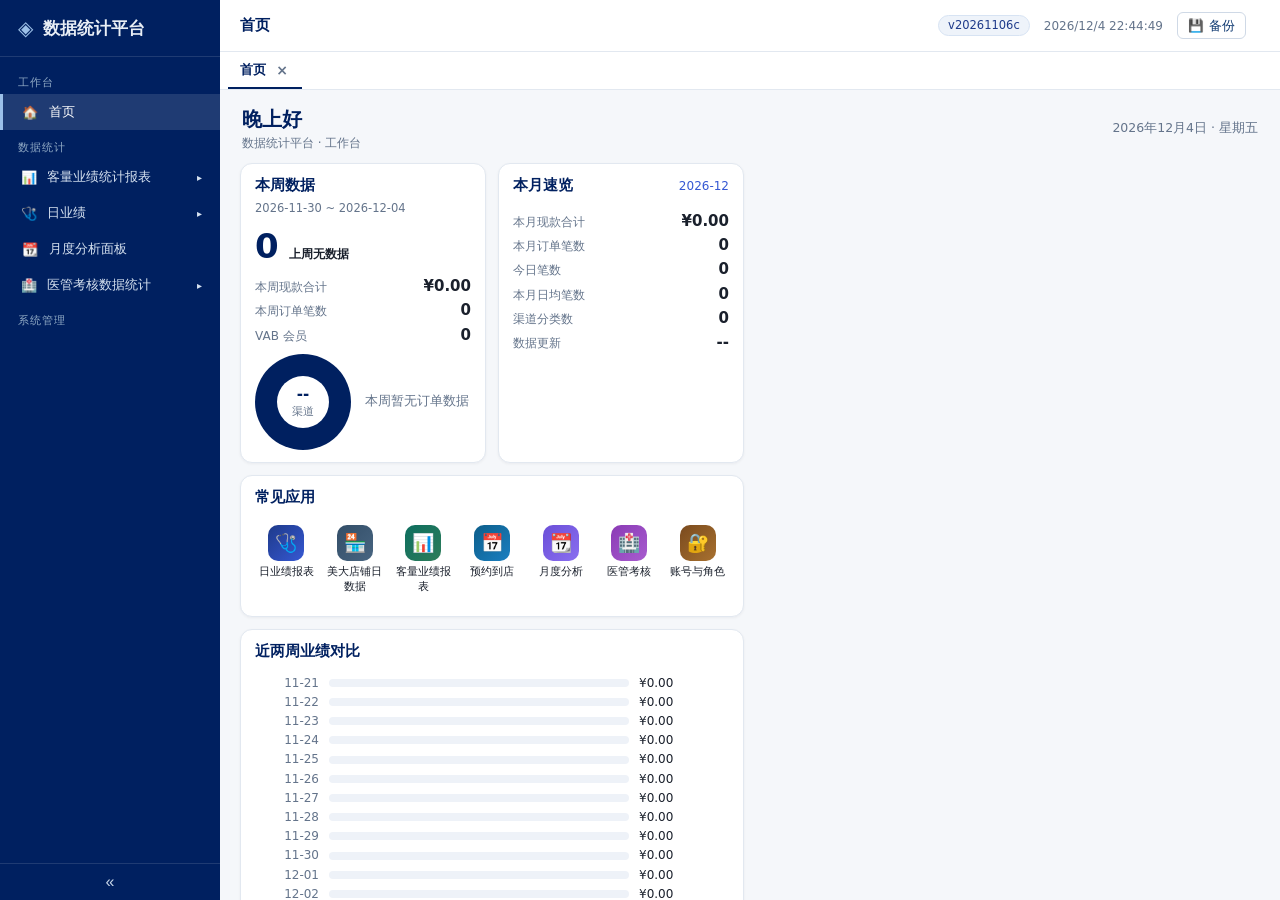
<file: index.html>
<!DOCTYPE html>
<html lang="zh-CN">
<head>
  <meta charset="UTF-8" />
  <meta name="viewport" content="width=device-width, initial-scale=1.0" />
  <title>数据统计平台</title>
  <!-- SITE_VER = 修改日期 YYYYMMDD + 当天序号 a/b/c…（按天重置，字母必选）；唯一权威来源，由 platform/tools/bump-ver.mjs 统一改写，勿手改 -->
  <script>window.SITE_VER = '20261106c';</script>
  <link rel="stylesheet" href="style.css?v=20261106c" />
<link rel="manifest" href="/manifest.json">
<meta name="theme-color" content="#123c73">
<link rel="apple-touch-icon" href="/icons/icon-192.png">
<meta name="apple-mobile-web-app-capable" content="yes">
<meta name="mobile-web-app-capable" content="yes">
<meta name="apple-mobile-web-app-status-bar-style" content="black-translucent">
<meta name="apple-mobile-web-app-title" content="海蓓医管">
<script>if('serviceWorker' in navigator){ window.addEventListener('load', function(){ navigator.serviceWorker.register('/sw.js').catch(function(){}); }); }</script>
</head>
<body>
  <div class="app">
    <!-- 侧边栏 -->
    <aside class="sidebar">
      <div class="brand">
        <span class="brand-mark">◈</span>
        <span class="brand-name">数据统计平台</span>
      </div>
      <nav id="nav" class="nav"></nav>
      <button class="sidebar-toggle" id="sidebar-toggle" title="收起 / 展开侧边栏">«</button>
    </aside>

    <!-- 主区 -->
    <main class="main">
      <header class="topbar">
        <button class="hamburger" id="hamburger" aria-label="菜单">☰</button>
        <div class="crumb" id="crumb">数据统计平台</div>
        <div class="top-actions">
          <span class="ver-tag" id="ver-tag" title="当前发布版本，点击可复制">v20261106c</span>
          <span class="clock" id="clock"></span>
          <span id="sa-badge-slot"></span><!-- 账号徽章顶栏内联挂载点（auth-gate.js 探测注入） -->
        </div>
      </header>
      <div class="tabbar" id="tabbar"></div>
      <section class="content" id="content">
        <div class="loading">从左侧选择一个功能模块开始（可同时打开多个）</div>
      </section>
    </main>
    <div class="overlay" id="overlay"></div>
  </div>
  <script src="/shared/cloudbase-bridge.js?v=20261106c"></script>
  <script src="/shared/clipboard.js?v=20261106c"></script>
  <script src="/shared/data-backup.js?v=20261106c"></script>
  <script src="/shared/rbac.js?v=20261106c"></script>
  <script src="app.js?v=20261106c"></script>
<script src="/shared/auth-gate.js?v=20261106c"></script>
</body>
</html>
</file>
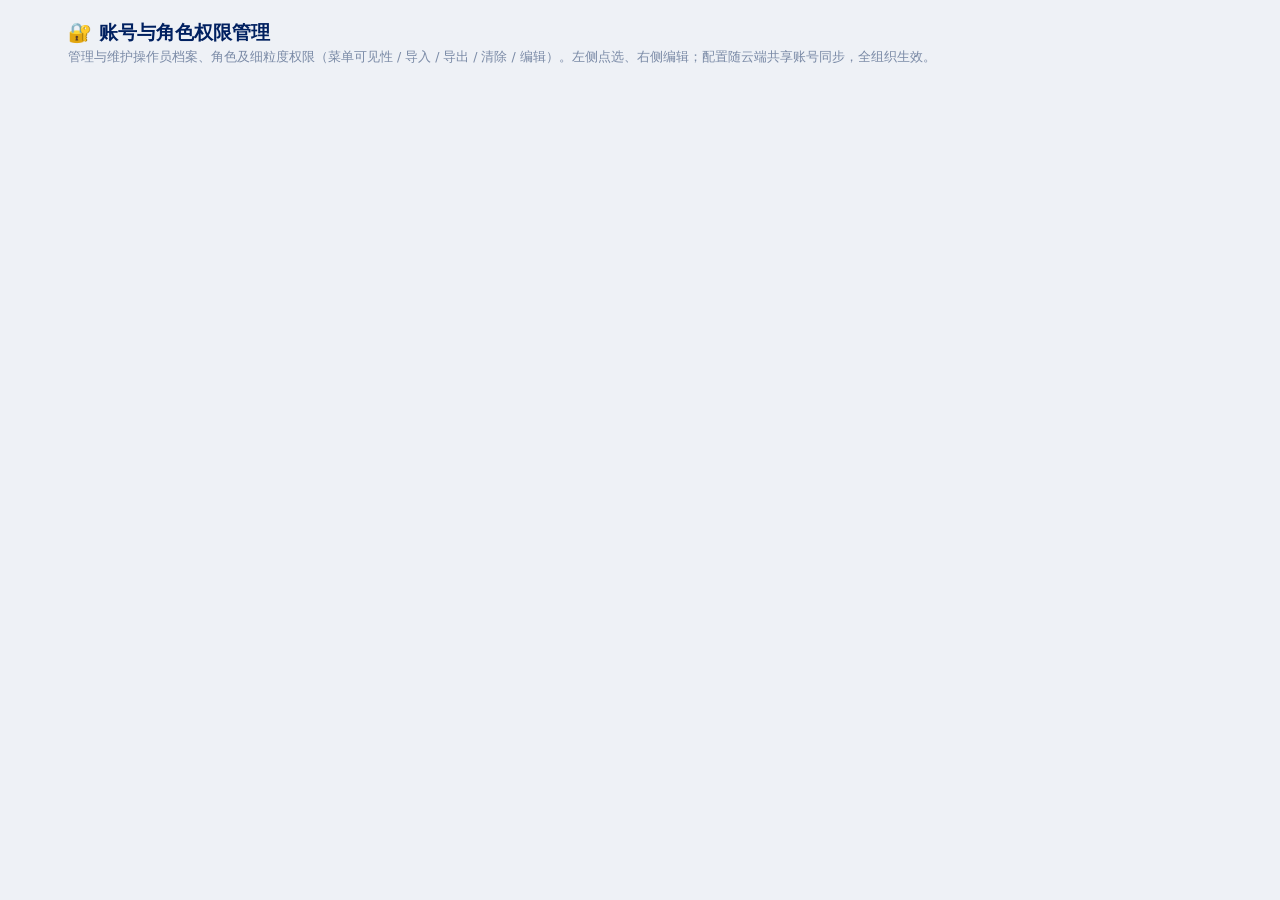
<file: pages/account-roles/index.html>
<!DOCTYPE html>
<html lang="zh-CN">
<head>
<meta charset="UTF-8" />
<meta name="viewport" content="width=device-width, initial-scale=1.0" />
<title>账号与角色权限管理</title>
<style>
  :root{
    --c-bg:#eef1f6; --c-card:#fff; --c-border:#dbe3ee; --c-border-soft:#e9eef6;
    --c-head:#002060; --c-head-2:#1e3a8a; --c-accent:#3658d3; --c-text:#1f2d4d;
    --c-muted:#7a8aa6; --c-success:#1f8a4a; --c-warn:#a85b04; --c-error:#b3261e;
    --radius:14px; --radius-sm:9px; --shadow-card:0 1px 2px rgba(31,45,77,.05),0 8px 24px rgba(31,45,77,.07);
    --font-sans:"PingFang SC","Microsoft YaHei","Segoe UI",system-ui,-apple-system,sans-serif;
  }
  *{box-sizing:border-box}
  html,body{margin:0;padding:0;font-family:var(--font-sans);background:var(--c-bg);color:var(--c-text);font-size:14px;-webkit-font-smoothing:antialiased;}
  .wrap{max-width:1180px;margin:0 auto;padding:20px 18px 60px;}
  h1{font-size:19px;color:var(--c-head);margin:0 0 3px;}
  .sub{color:var(--c-muted);font-size:12.5px;margin-bottom:14px;}
  .banner{margin-bottom:12px;padding:10px 15px;border-radius:var(--radius-sm);font-size:13px;display:flex;gap:8px;align-items:flex-start;}
  .banner.warn{background:#fff4e0;border:1px solid #d4a017;color:var(--c-warn);}
  .banner.ok{background:#e3f5ea;border:1px solid #b7e3c7;color:var(--c-success);}
  /* ① 本机当前操作员条 */
  .opbar{background:var(--c-card);border:1px solid var(--c-border);border-radius:var(--radius);padding:10px 16px;display:flex;gap:12px;align-items:center;margin-bottom:14px;box-shadow:var(--shadow-card);flex-wrap:wrap;}
  .opbar .lab{font-size:12.5px;color:var(--c-muted);font-weight:600;white-space:nowrap;}
  .label{font-size:12.5px;color:var(--c-muted);margin-right:6px;font-weight:500;}
  .input,.select{padding:7px 11px;border:1px solid var(--c-border);border-radius:var(--radius-sm);font-size:13px;background:#fff;color:var(--c-text);font-family:inherit;outline:none;}
  .input:focus,.select:focus{border-color:var(--c-accent);box-shadow:0 0 0 3px rgba(54,88,211,.12);}
  .mut{font-size:11.5px;color:var(--c-muted);margin-top:4px;}
  .chip{display:inline-block;font-size:11px;padding:2px 9px;border-radius:10px;background:#e8eefc;color:var(--c-accent);font-weight:600;white-space:nowrap;}
  .chip.cur{background:#e3f5ea;color:var(--c-success);}
  /* 主从两栏 */
  .layout{display:grid;grid-template-columns:300px 1fr;gap:16px;align-items:start;}
  @media (max-width:820px){ .layout{grid-template-columns:1fr;} }
  .side{background:var(--c-card);border:1px solid var(--c-border);border-radius:var(--radius);overflow:hidden;box-shadow:var(--shadow-card);}
  .side h2{font-size:13px;font-weight:700;color:var(--c-head);margin:0;padding:11px 14px 9px;border-bottom:2px solid var(--c-border-soft);display:flex;justify-content:space-between;align-items:center;}
  .side h2 .mini{font-size:11px;color:var(--c-accent);cursor:pointer;font-weight:500;background:none;border:none;font-family:inherit;padding:0;}
  .side h2 .mini:hover{text-decoration:underline;}
  .rlist{list-style:none;margin:0;padding:6px;}
  .rlist li{padding:9px 11px;border-radius:var(--radius-sm);cursor:pointer;display:flex;justify-content:space-between;align-items:center;gap:8px;border:1px solid transparent;}
  .rlist li:hover{background:#f2f6fd;}
  .rlist li.on{background:#e8eefc;border-color:#c3d2f5;}
  .rlist li .nm{font-size:13px;font-weight:600;color:var(--c-head);display:flex;align-items:center;gap:7px;overflow:hidden;text-overflow:ellipsis;white-space:nowrap;}
  .rlist li .cnt{font-size:11px;color:var(--c-muted);white-space:nowrap;}
  .rlist li.empty-li{cursor:default;color:var(--c-muted);font-size:12.5px;justify-content:center;padding:14px;}
  .rlist li.empty-li:hover{background:none;}
  .newrow{display:block;width:100%;text-align:center;padding:9px;border:none;border-top:1px dashed var(--c-border);background:#fbfdff;color:var(--c-accent);font-size:12.5px;font-weight:600;cursor:pointer;font-family:inherit;}
  .newrow:hover{background:#f2f6fd;}
  /* 右侧编辑器 */
  .editor{background:var(--c-card);border:1px solid var(--c-border);border-radius:var(--radius);overflow:hidden;box-shadow:var(--shadow-card);}
  .editor > .eh{padding:13px 18px 11px;border-bottom:2px solid var(--c-border-soft);display:flex;align-items:center;gap:10px;flex-wrap:wrap;}
  .editor > .eh h2{font-size:15px;color:var(--c-head);margin:0;}
  .editor > .eb{padding:16px 18px 18px;}
  .namerow{display:flex;gap:12px;align-items:center;margin-bottom:14px;flex-wrap:wrap;}
  .grp-title{font-size:12px;font-weight:700;color:var(--c-head);margin:0 0 8px;display:flex;align-items:center;gap:8px;}
  .grp-title::before{content:"";width:3px;height:13px;background:linear-gradient(180deg,var(--c-head),var(--c-head-2));border-radius:2px;}
  .checks{display:grid;grid-template-columns:repeat(3,1fr);gap:7px 14px;margin-bottom:14px;}
  @media (max-width:640px){ .checks{grid-template-columns:1fr 1fr;} }
  .chk{display:flex;align-items:center;gap:7px;font-size:12.5px;cursor:pointer;padding:6px 9px;border:1px solid var(--c-border);border-radius:8px;background:#fbfdff;transition:all .12s;}
  .chk:hover{border-color:#c3d2f5;}
  .chk.on{border-color:#c3d2f5;background:#eef3fd;}
  .chk input{accent-color:var(--c-accent);}
  .placeholder{color:var(--c-muted);font-size:13px;padding:36px 12px;text-align:center;}
  .hint{font-size:11.5px;color:var(--c-accent);background:#eef3fd;border:1px dashed #c3d2f5;border-radius:8px;padding:7px 11px;margin-bottom:12px;}
  .foot{display:flex;gap:10px;justify-content:flex-end;border-top:1px solid var(--c-border-soft);padding-top:13px;margin-top:4px;}
  .btn{cursor:pointer;border:1px solid var(--c-border);background:#fff;border-radius:var(--radius-sm);padding:8px 14px;color:var(--c-text);font-size:13px;font-weight:500;display:inline-flex;align-items:center;gap:6px;font-family:inherit;transition:all .15s ease;white-space:nowrap;}
  .btn:hover{border-color:var(--c-accent);color:var(--c-accent);box-shadow:0 2px 8px rgba(54,88,211,.12);}
  .btn-primary{background:var(--c-head);color:#fff;border-color:var(--c-head);}
  .btn-primary:hover{background:var(--c-head-2);color:#fff;border-color:var(--c-head-2);}
  .btn-danger{border-color:#f1c2bd;color:var(--c-error);}
  .btn-danger:hover{background:#fde4e4;color:var(--c-error);border-color:#e7a39c;}
  .btn-sm{padding:5px 10px;font-size:12px;}
  .savebar{position:sticky;bottom:0;background:rgba(255,255,255,.96);border-top:1px solid var(--c-border);padding:11px 18px;display:flex;gap:10px;justify-content:flex-end;backdrop-filter:blur(4px);border-radius:var(--radius);margin-top:16px;box-shadow:var(--shadow-card);}
  .empty{color:var(--c-muted);font-size:13px;padding:18px;text-align:center;}
  .toast{position:fixed;left:50%;top:24px;transform:translateX(-50%);background:#1f2d4d;color:#fff;padding:11px 20px;border-radius:10px;font-size:13px;box-shadow:0 8px 24px rgba(0,0,0,.18);z-index:9999;opacity:0;transition:opacity .25s;pointer-events:none;}
  .toast.show{opacity:1;}
  .toast.err{background:var(--c-error);}
  .toast.ok{background:var(--c-success);}
</style>
<link rel="stylesheet" href="/shared/filterbar.css?v=20261106c">
<link rel="manifest" href="/manifest.json">
<meta name="theme-color" content="#123c73">
<script>if('serviceWorker' in navigator){ window.addEventListener('load', function(){ navigator.serviceWorker.register('/sw.js').catch(function(){}); }); }</script>
</head>
<body>
<div class="wrap" id="app">
  <h1>🔐 账号与角色权限管理</h1>
  <div class="sub">管理与维护操作员档案、角色及细粒度权限（菜单可见性 / 导入 / 导出 / 清除 / 编辑）。左侧点选、右侧编辑；配置随云端共享账号同步，全组织生效。</div>

  <div id="banner-slot"></div>

  <div id="no-permission" class="editor" style="display:none;">
    <div class="eh"><h2>⛔ 无访问权限</h2></div>
    <div class="eb">
      <p class="sub" style="margin:0;">当前账号未分配「管理账号与角色」权限。请联系系统管理员为您开通，或使用具备该权限的账号登录。</p>
    </div>
  </div>

  <div id="admin-ui" style="display:none;">

    <!-- ① 本机当前操作员（顶条） -->
    <div class="opbar">
      <span class="lab">🖥 本机当前操作员</span>
      <select id="current-op" class="select"></select>
      <span id="current-op-info" class="chip"></span>
      <span class="mut" style="margin-left:auto;">共用云账号多人场景：选择「此刻是谁在操作本机」</span>
    </div>

    <!-- 主从两栏：左列表 / 右编辑器 -->
    <div class="layout">
      <aside class="side">
        <h2>角色 <span class="mut" id="role-count"></span><button type="button" class="mini" id="role-new-mini">＋ 新建</button></h2>
        <ul class="rlist" id="role-list"></ul>
        <button type="button" class="newrow" id="role-new">＋ 新建角色</button>
        <h2 style="border-top:1px solid var(--c-border-soft);">操作员 <span class="mut" id="op-count"></span></h2>
        <ul class="rlist" id="op-list"></ul>
        <button type="button" class="newrow" id="op-new">＋ 新建操作员</button>
      </aside>

      <section class="editor">
        <div class="eh" id="editor-head"></div>
        <div class="eb" id="editor-body"></div>
      </section>
    </div>

  </div>

  <div id="save-bar" class="savebar" style="display:none;">
    <span id="save-status" class="mut" style="margin-right:auto;"></span>
    <button class="btn" id="reset-btn">放弃修改</button>
    <button class="btn btn-primary" id="save-btn">💾 保存配置</button>
  </div>
</div>
<div class="toast" id="toast"></div>

<!-- 云端配置：后端已迁至腾讯云 CloudBase（shared/cloudbase-bridge.js 统一加载并初始化，自动设置 window.CB） -->
<script src="/shared/cloudbase-bridge.js?v=20261106c"></script>
<script src="/shared/rbac.js?v=20261106c"></script>
<script src="/shared/auth-gate.js?v=20261106c"></script>
<script>document.write('<script src="assets/app.js?v=20261016c_' + Date.now() + '"><\/script>');</script>
</body>
</html>
</file>
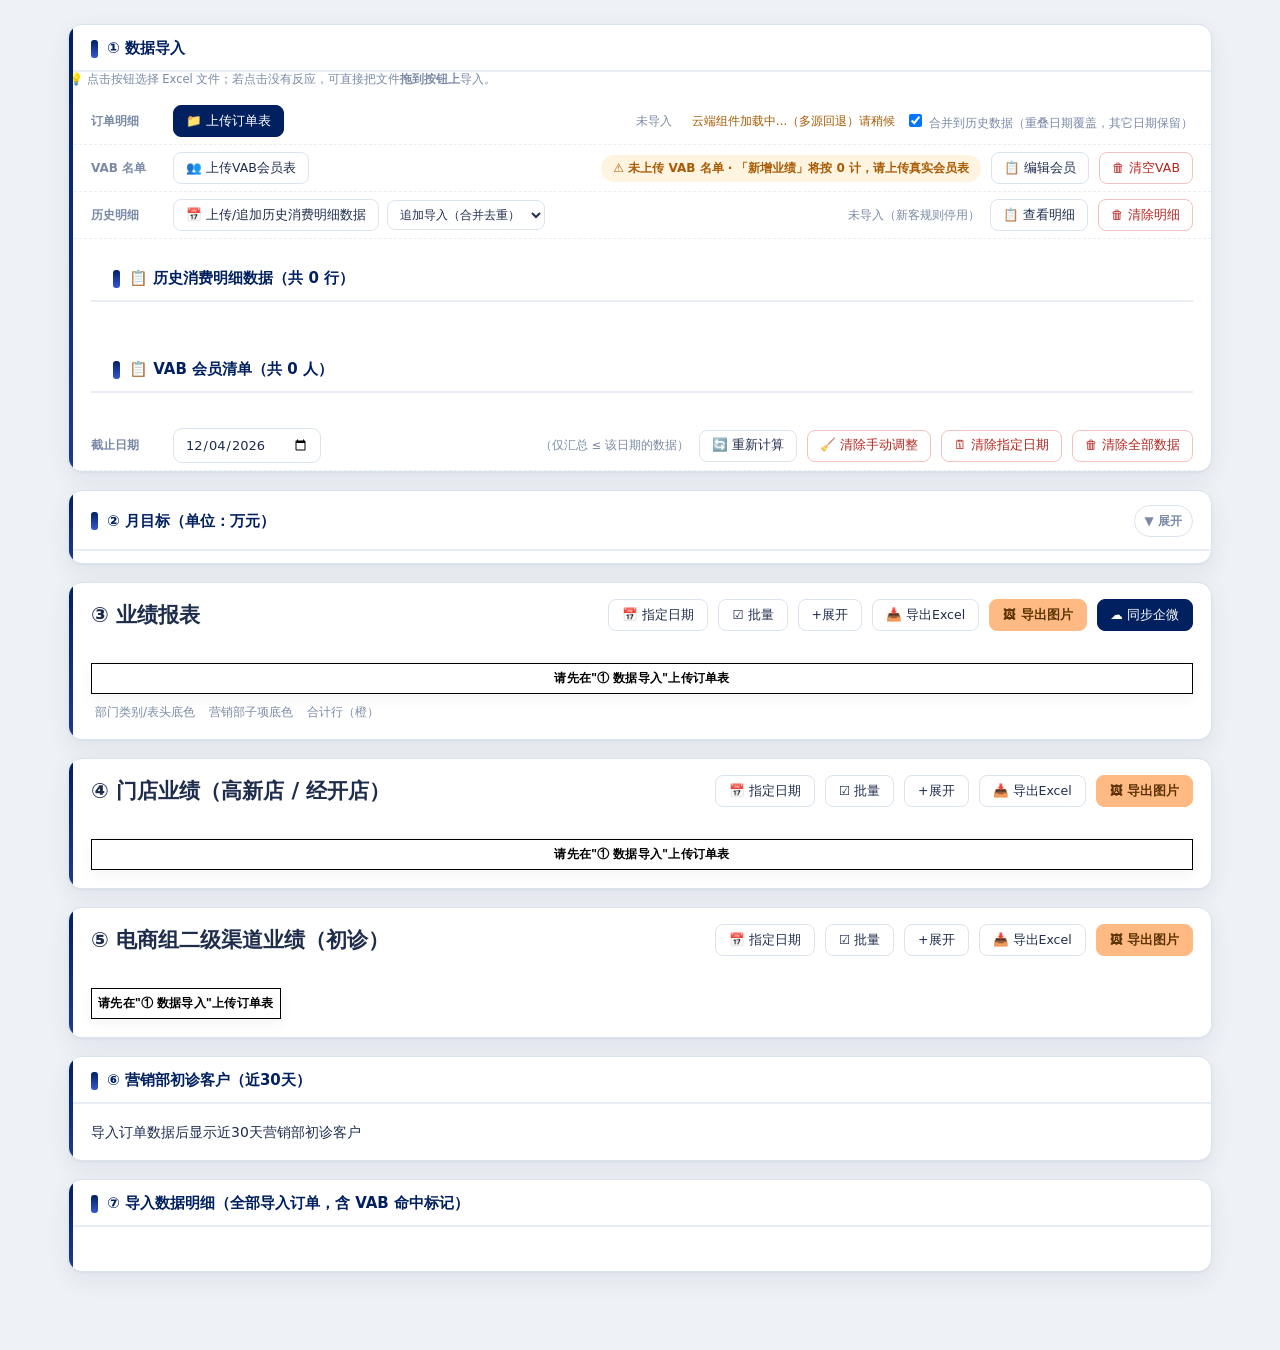
<file: pages/daily-performance-chuzhen/index.html>
<!DOCTYPE html>
<html lang="zh-CN" data-page-node-id="zpsjOb2zVDoyfDmrygRpnl">
<head data-page-node-id="xjXjO6Fuw1gDmzQUawtu7B">
<meta charset="UTF-8" data-page-node-id="ZTyKtFk1zDeAPQjKFllACB" />
<meta name="viewport" content="width=device-width,initial-scale=1.0" data-page-node-id="QL5SneVyWn7UBe8MRj5833" />
<meta http-equiv="Cache-Control" content="no-store" />
<title>各部门业绩完成情况跟踪日报表</title>
<style>
  /* ============ 设计令牌 ============ */
  :root{
    --c-bg:#eef1f6;
    --c-card:#ffffff;
    --c-border:#dbe3ee;
    --c-border-soft:#e9eef6;
    --c-head:#002060;          /* 标题行深藏蓝 */
    --c-head-2:#1e3a8a;
    --c-head-text:#ffffff;
    --c-blue-tint:#DAE3F5;     /* 表头/大类 浅蓝 */
    --c-blue-sub:#D9E1F4;      /* 子项 浅蓝 */
    --c-pink:#FFC9C7;          /* 品牌组-自然到店 浅粉 */
    --c-orange:#FFBA84;        /* 高新业绩 橙 */
    --c-orange-2:#f0a35a;      /* 橙·深 */
    --c-orange-ink:#5b3300;
    --c-row-alt:#f5f8fd;
    --c-text:#1f2d4d;
    --c-muted:#7a8aa6;
    --c-accent:#3658d3;
    --c-success:#1f8a4a;
    --c-warn:#a85b04;
    --c-error:#b3261e;
    --radius:14px;
    --radius-sm:9px;
    --shadow-card:0 1px 2px rgba(31,45,77,.05),0 8px 24px rgba(31,45,77,.07);
    --shadow-pop:0 8px 24px rgba(0,0,0,.18);
    --font-sans:"PingFang SC","Microsoft YaHei","Segoe UI",system-ui,-apple-system,sans-serif;
    --space:8px;
  }
  *{box-sizing:border-box}
  html,body{
    margin:0;padding:0;
    font-family:var(--font-sans);
    background:var(--c-bg);
    color:var(--c-text);
    font-size:14px;
    -webkit-font-smoothing:antialiased;
    text-rendering:optimizeLegibility;
    overflow-x:hidden; /* 根治：页面级永不横向滚动（scrollLeft 恒 0），左侧内容不会被滚出视野；宽表格一律在各自 .table-wrap 内部横向滚动 */
  }

  /* ============ 布局容器 ============ */
  .wrap{max-width:1180px;margin:0 auto;padding:24px 18px 60px;}

  /* ============ 面板（卡片） ============ */
  .panel{
    background:var(--c-card);
    border:1px solid var(--c-border);
    border-radius:var(--radius);
    box-shadow:var(--shadow-card);
    margin-bottom:18px;
    overflow:hidden;
    position:relative;
  }
  .panel::before{
    content:"";position:absolute;left:0;top:0;bottom:0;width:4px;
    background:linear-gradient(180deg,var(--c-head),var(--c-head-2));
    z-index:2;
  }
  /* 面板标题（含可点击折叠的 h2）统一外观 */
  .panel > h2, .panel > details > summary{
    font-size:15px;font-weight:700;color:var(--c-head);
    margin:0;padding:14px 18px 12px 22px;
    display:flex;align-items:center;gap:9px;
    border-bottom:2px solid var(--c-border-soft);
    position:relative;
  }
  .panel > h2::before, .panel > details > summary::before{
    content:"";width:7px;height:18px;border-radius:3px;
    background:linear-gradient(180deg,var(--c-head),var(--c-accent));
    flex-shrink:0;
  }
  /* 可折叠面板的箭头与标题分居两侧（方案A：标题紧随装饰条左对齐，箭头推至最右） */
  #targets-toggle{cursor:pointer;width:100%;}
  #targets-arrow{
    font-size:12px;color:var(--c-muted);font-weight:600;
    margin-left:auto;
    padding:3px 10px;border:1px solid var(--c-border);border-radius:999px;background:#fff;
  }
  /* 面板内主体内容统一内边距（标题与 details 摘要除外） */
  .panel > .row,
  .panel > .dataseg, /* 筛选区改造：数据段行与 .row 同享面板内边距（缺此规则时紧贴左缘，被 ::before 装饰条盖住首字符） */
  .panel > #targets-body,
  .panel > #report-stage,
  .panel > #store-stage,
  .panel > #ec-sub-stage{
    padding:16px 18px 18px 22px;overflow-x:auto;max-width:100%;
  }
  .panel > #targets-body,
  .panel > .dataseg, /* 同上：数据段行（订单明细/VAB 名单/历史明细段） */
  .panel #import-details,
  .panel > .vab-list-details,
  .panel > #render-error,
  .panel > details > .legend,
  .panel > details > #mkt-first-clients{
    padding:16px 18px 18px 22px;overflow-x:auto;max-width:100%;
  }
  /* ③ ④ 的「标题+操作」行不做左内边距叠加 */
  .panel > .row:has(h2){padding-bottom:8px;}

  /* ===== 方案A 紧凑化（2026-10-20，仅本页覆盖，不改共享 filterbar.css）=====
     导入区各行：压缩上下内边距（原 16/18 → 7/7），行间虚线分隔，最后一行无分隔 */
  .panel > .dataseg{
    padding:7px 18px 7px 22px;margin:0;
    border-bottom:1px dashed var(--c-border-soft);
  }
  .panel > .dataseg:last-of-type{border-bottom:none;padding-bottom:10px;}
  .dataseg .btn{padding:5px 12px;font-size:12.5px;}
  .dataseg .select{padding:5px 8px;font-size:12px;height:30px;border-radius:8px;}
  .dataseg .file-meta{font-size:11.5px;}
  .dataseg .seg-status{display:flex;align-items:center;gap:10px;flex-wrap:wrap;min-width:0;}
  @media (min-width:721px){
    .dataseg .seg-status{margin-left:auto;justify-content:flex-end;text-align:right;}
  }
  @media (max-width:720px){
    .panel > .dataseg .seg-status{grid-column:1/-1;}
  }

  /* ============ 行/控件 ============ */
  .row{display:flex;gap:10px;flex-wrap:wrap;align-items:center}
  .label{font-size:12.5px;color:var(--c-muted);margin-right:6px;font-weight:500;}
  .file-meta{font-size:12px;color:var(--c-muted);}
  .select,.input{
    padding:8px 11px;border:1px solid var(--c-border);border-radius:var(--radius-sm);
    font-size:13px;background:#fff;color:var(--c-text);font-family:inherit;
    transition:border-color .15s,box-shadow .15s;
  }
  .input:focus,.select:focus{outline:none;border-color:var(--c-accent);box-shadow:0 0 0 3px rgba(54,88,211,.12);}

  /* ============ 按钮 ============ */
  .btn{
    cursor:pointer;border:1px solid var(--c-border);background:#fff;
    border-radius:var(--radius-sm);padding:8px 14px;color:var(--c-text);
    font-size:13px;font-weight:500;display:inline-flex;align-items:center;gap:6px;
    font-family:inherit;transition:all .15s ease;user-select:none;white-space:nowrap;
  }
  .btn:hover{border-color:var(--c-accent);color:var(--c-accent);box-shadow:0 2px 8px rgba(54,88,211,.12);transform:translateY(-1px);}
  .btn:active{transform:translateY(0);}
  .btn-primary{background:var(--c-head);color:#fff;border-color:var(--c-head);}
  .btn-primary:hover{background:var(--c-head-2);color:#fff;border-color:var(--c-head-2);box-shadow:0 4px 12px rgba(0,32,96,.25);}
  .btn-orange{background:var(--c-orange);color:var(--c-orange-ink);border-color:var(--c-orange);font-weight:600;}
  .btn-orange:hover{background:var(--c-orange-2);color:var(--c-orange-ink);border-color:var(--c-orange-2);box-shadow:0 4px 12px rgba(240,163,90,.35);}
  .btn-danger{background:#b3261e;color:#fff;border-color:#b3261e;}
  .btn-danger:hover{background:#8f1d17;color:#fff;border-color:#8f1d17;box-shadow:0 4px 12px rgba(179,38,30,.3);}

  /* ============ 标签 / 状态 chip ============ */
  .chip{display:inline-flex;align-items:center;gap:6px;border-radius:999px;padding:5px 12px;font-size:12px;font-weight:600;white-space:nowrap;}
  .chip.warn{background:#fff4e0;color:var(--c-warn);}
  .chip.ok{background:#e3f5ea;color:var(--c-success);}
  .chip.err{background:#fde4e4;color:var(--c-error);}
  .chip:not(.ok):not(.warn):not(.err){background:#eef2fa;color:var(--c-accent);}

  /* ============ VAB 会员清单 ============ */
  .vab-list-details{flex-basis:100%;width:100%;min-width:0;max-width:100%;} /* min-width:0 防 flex 子项被宽表格撑开面板（操作列被裁/左侧标签顶出视口） */ /* 独占整行，铺满面板空白区域 */
  .vab-list-summary{cursor:pointer;user-select:none;font-size:13px;font-weight:600;color:var(--c-head);} /* 点击 summary 可收起/展开 */
  /* VAB 新增会员弹窗 */
  .modal-mask{position:fixed;inset:0;background:rgba(15,23,42,.42);display:flex;align-items:center;justify-content:center;z-index:1000;padding:16px;}
  /* 历史消费明细数据：汇总合计行（tfoot 基础样式沿用 table.data tfoot td） */
  #hist-list table.data tfoot td.num{text-align:right;font-variant-numeric:tabular-nums;}
  #hist-list table.data tfoot td.hist-sum-label{text-align:left;}
  /* ============ 指定日期列弹窗（2026-10-27）：只保留勾选的日期列 ============ */
  /* 流畅化（2026-10-28）：共享 filterbar.css 在本页内联样式之后加载，会给 .modal-mask 加
     backdrop-filter:blur(2px)，全屏模糊叠在 ③④⑤ 三张大表上，每次勾选重绘都要重新做模糊合成
     → 用 id 特异性压掉（只作用于日期弹窗，不影响其它弹窗） */
  #datepick-mask{backdrop-filter:none !important;-webkit-backdrop-filter:none !important;background:rgba(15,23,42,.38);}
  /* 共享 .modal-box{width:min(460px,92vw)} 同为单类且后加载，会吃掉 640px → id 前缀提特异性 */
  #datepick-mask .datepick-box{width:min(640px,96vw);}
  .datepick-tools{display:flex;flex-wrap:wrap;gap:6px;margin:0 0 10px;}
  .datepick-tools button{height:27px;padding:0 11px;font-size:12px;font-family:inherit;border:1px solid var(--c-border);border-radius:6px;background:#fff;color:var(--c-head);cursor:pointer;transition:background .12s,border-color .12s;}
  .datepick-tools button:hover{background:#eef3fd;border-color:var(--c-accent);color:var(--c-accent);}
  .datepick-grid{display:flex;flex-direction:column;gap:14px;max-height:62vh;overflow:auto;padding:4px 2px;}
  .datepick-cal{border:1px solid var(--c-border);border-radius:8px;padding:8px 10px 10px;background:#fff;}
  .datepick-cal-head{font-size:13px;font-weight:600;color:var(--c-head);margin:0 0 6px;text-align:center;}
  .datepick-cal-weekdays{display:grid;grid-template-columns:repeat(7,1fr);margin-bottom:4px;}
  .datepick-cal-wd{text-align:center;font-size:11px;color:var(--c-muted);padding:2px 0;}
  .datepick-cal-grid{display:grid;grid-template-columns:repeat(7,1fr);gap:4px;}
  .datepick-cal-cell.empty{background:transparent;}
  .datepick-item{display:flex;align-items:center;gap:5px;font-size:12.5px;padding:5px 7px;border:1px solid var(--c-border);border-radius:6px;background:#fff;color:var(--c-muted);cursor:pointer;user-select:none;touch-action:manipulation;-webkit-tap-highlight-color:transparent;/* 定向过渡，不用 all：避免 font-weight 等隐式属性参与过渡引发重排 */transition:background-color .1s ease,border-color .1s ease,color .1s ease,box-shadow .1s ease;}
  .datepick-item.has-data{color:var(--c-text);border-color:#c8d6ef;background:#f7f9fd;}
  .datepick-item.has-data::after{content:'';width:4px;height:4px;border-radius:50%;background:var(--c-accent);margin-left:auto;flex:none;opacity:.5;}
  .datepick-item.checked::after{opacity:.85;}
  /* 选中态：色块+双描边；不再 font-weight:600（加粗会让格内文字宽度跳变、观感发飘） */
  .datepick-item.checked{border-color:var(--c-accent);background:#dde8fd;color:var(--c-accent);box-shadow:inset 0 0 0 1px var(--c-accent);}
  /* 按下即时反馈：由 pointerdown 加 .pressing（比 label→checkbox→change 早整条链路）
     transition-duration:0s —— 按下必须「瞬时」变深，不能等 100ms 过渡（松手后回选中态仍走基础过渡，平滑） */
  .datepick-item.pressing,.datepick-item:active{background:#c9daf9;border-color:var(--c-accent);transition-duration:0s;}
  .datepick-item input{margin:0;cursor:pointer;flex:none;}
  .datepick-cal-grid .datepick-item{justify-content:center;min-height:34px;padding:4px 2px;}
  /* 自绘勾选框：Chrome 原生 checkbox 带约 150ms 勾选绘制动画，缩到 13px 仍在 → 改自绘，勾号瞬时出现 */
  .datepick-cal-grid .datepick-item input{-webkit-appearance:none;appearance:none;width:13px;height:13px;border:1.5px solid #c3d0e4;border-radius:3px;background:#fff;transition:background-color .08s ease,border-color .08s ease;}
  .datepick-cal-grid .datepick-item input:focus-visible{outline:2px solid var(--c-accent);outline-offset:1px;}
  .datepick-item.checked input{background:var(--c-accent) url("data:image/svg+xml;charset=utf-8,%3Csvg xmlns='http://www.w3.org/2000/svg' viewBox='0 0 12 12'%3E%3Cpath d='M2.4 6.2l2.4 2.4 4.8-5' fill='none' stroke='%23fff' stroke-width='2' stroke-linecap='round' stroke-linejoin='round'/%3E%3C/svg%3E") center/9px 9px no-repeat;border-color:var(--c-accent);}
  .datepick-cal-grid .datepick-item.has-data::after{margin-left:3px;opacity:.7;}
  /* 计数文字：定宽 + 等宽数字，勾选时右侧「取消/应用」不再左右跳 */
  .datepick-info{font-size:12px;color:var(--c-muted);margin-right:auto;align-self:center;min-width:96px;font-variant-numeric:tabular-nums;}
  .modal-box{background:#fff;border-radius:12px;padding:20px;width:min(460px,94vw);max-height:86vh;overflow:auto;box-shadow:0 16px 48px rgba(0,0,0,.28);}
  .modal-title{font-size:15px;font-weight:600;color:var(--c-head);margin-bottom:14px;}
  .modal-fields{display:flex;flex-direction:column;gap:10px;}
  .modal-field{display:flex;flex-direction:column;gap:4px;}
  .modal-field label{font-size:12px;color:var(--c-muted);}
  .modal-input{padding:8px 11px;border:1px solid var(--c-border);border-radius:var(--radius-sm);font-size:13px;font-family:inherit;background:#fff;color:var(--c-text);}
  .modal-input:focus{outline:none;border-color:var(--c-head);box-shadow:0 0 0 3px rgba(0,32,96,.10);}
  .modal-actions{display:flex;gap:10px;justify-content:flex-end;margin-top:18px;}
  .vab-list-wrap{flex-basis:100%;width:100%;min-width:0;max-width:100%;box-sizing:border-box;padding:14px !important; /* border-box：width:100%+padding 不再溢出父级 30px（操作列被裁根因） */background:#f7f9fd;border:1px solid var(--c-border);border-radius:var(--radius-sm);}
  .vab-table-wrap td.vab-cell{cursor:cell;transition:background .12s;}
  .vab-table-wrap td.vab-cell:hover{background:#eaf0fb;}
  .vab-table-wrap td.vab-cell input{font-family:inherit;}
  /* 操作列：编辑（文字按钮）/删除（图标按钮）成对 */
  .vab-table-wrap td button.vab-edit{height:20px;padding:0 8px;font-size:11.5px;line-height:1;font-family:inherit;font-weight:600;border:1px solid var(--c-accent);border-radius:4px;background:#eef3fd;color:var(--c-accent);cursor:pointer;margin-right:5px;}
  .vab-table-wrap td button.vab-edit:hover{background:var(--c-accent);color:#fff;}
  .vab-table-wrap td button.vab-del{width:22px;height:20px;padding:0;font-size:12px;line-height:1;font-family:inherit;border:1px solid var(--c-border);border-radius:4px;background:#fff;cursor:pointer;color:var(--c-text);}
  .vab-table-wrap td button.vab-del:hover{border-color:var(--c-error);color:var(--c-error);}
  .vab-list-head{font-size:13px;font-weight:600;color:var(--c-head);margin-bottom:8px;}
  .vab-chips{display:flex;flex-wrap:wrap;gap:6px;max-height:220px;overflow:auto;padding:2px 0;}
  .vab-chip{display:inline-block;background:#eef2fa;color:var(--c-text);border:1px solid var(--c-border);border-radius:6px;padding:3px 8px;font-size:12px;font-family:inherit;line-height:1.4;}
  .vab-chip .vab-del{margin-left:5px;border:none;background:transparent;color:var(--c-error);cursor:pointer;font-size:13px;line-height:1;padding:0 2px;}
  .vab-chip .vab-del:hover{font-weight:700;}
  .vab-add-row{display:flex;gap:8px;margin-top:10px;align-items:center;}

  /* ============ ② 月目标面板（美化：分组卡片） ============ */
  #targets{display:block;}
  .target-group{margin-bottom:14px;}
  .target-group:last-child{margin-bottom:0;}
  .target-group__title{
    display:flex;align-items:center;gap:7px;margin:0 0 9px;
    font-size:12.5px;font-weight:700;color:var(--c-head);
    padding-bottom:6px;border-bottom:1px dashed var(--c-border);
  }
  .target-group__title::before{content:"";width:6px;height:14px;border-radius:3px;background:linear-gradient(180deg,var(--c-head),var(--c-accent));}
  .target-group__grid{display:grid;grid-template-columns:1fr 1fr;gap:6px 14px;}
  @media (max-width:720px){.target-group__grid{grid-template-columns:1fr;}}
  .target-row{
    display:flex;align-items:center;gap:10px;
    background:#f7f9fd;border:1px solid var(--c-border-soft);
    border-radius:var(--radius-sm);padding:6px 12px;
    transition:border-color .15s,box-shadow .15s,background .15s;
  }
  .target-row:hover{border-color:var(--c-accent);box-shadow:0 2px 8px rgba(54,88,211,.10);background:#fff;}
  .target-row .label{margin:0;font-weight:500;color:var(--c-text);}
  .target-row .target-input{
    margin-left:auto;width:94px;text-align:right;
    font-variant-numeric:tabular-nums;font-weight:700;color:var(--c-head);
    border-color:var(--c-border);
  }
  .target-row .target-input:focus{box-shadow:0 0 0 3px rgba(0,32,96,.12);}
  .target-row .unit{font-size:12px;color:var(--c-muted);font-weight:500;min-width:28px;flex-shrink:0;}
  /* 板块小计（只读，实时汇总本板块各项目标；用于填补两列网格右侧空洞、强化对称） */
  .target-subtotal{display:flex;align-items:center;gap:8px;margin-top:7px;padding:6px 12px;border-radius:var(--radius-sm);background:rgba(0,32,96,.05);border:1px solid var(--c-border-soft);}
  .target-subtotal .t-label{font-size:12px;font-weight:700;color:var(--c-head);}
  .target-subtotal .t-val{margin-left:auto;font-size:14px;font-weight:700;color:var(--c-head);font-variant-numeric:tabular-nums;}
  .target-subtotal .t-unit{font-size:12px;font-weight:500;color:var(--c-muted);}

  /* ============ 主报表舞台 ============ */
  .report-stage{padding:16px 18px 18px 22px;overflow-x:auto;max-width:100%;}
  .stage{background:#ffffff;border-radius:var(--radius-sm);}

  /* ============ 报表表格（Excel 语义配色，黑色框线，紧凑高密度） ============ */
  table.report{
    width:100%;border-collapse:collapse;background:#fff;
    border:1px solid #000000;
    box-shadow:0 4px 14px rgba(31,45,77,.06);
    font-size:12.5px;color:var(--c-text);table-layout:auto;
  }
  table.report th,table.report td{
    border:1px solid #000000;padding:6px 6px;
    text-align:center;vertical-align:middle;font-weight:400;white-space:nowrap;
  }
  table.report thead th{
    background:linear-gradient(180deg,#002a73,#002060);
    color:var(--c-head-text);font-weight:600;letter-spacing:.3px;
  }
  table.report .title-cell{
    text-align:center;font-weight:700;color:#fff;font-size:15.5px;padding:9px;
    background:linear-gradient(180deg,#002a73,#002060);
  }
  table.report .sub-head{background:var(--c-blue-tint);font-weight:700;color:#002060;font-size:12px;}
  table.report .cat{text-align:center;font-weight:600;background:var(--c-blue-tint);color:#002060;}
  table.report .cat.sub{background:var(--c-blue-sub);color:#002060;}
  table.report .row-pink td{background:var(--c-pink);}
  table.report .row-pink .cat{background:var(--c-pink);}
  table.report .row-white td{background:#fff;}
  table.report .row-white .cat{background:#fff;}
  table.report .row-orange td{background:var(--c-orange);font-weight:700;color:var(--c-orange-ink);font-size:12px;}
  table.report .row-orange .cat{background:var(--c-orange);color:var(--c-orange-ink);}
  table.report .num{text-align:center;font-variant-numeric:tabular-nums;padding:5px 5px;font-size:12px;}
  table.report .target{text-align:center;background:#fff;font-weight:500;padding:3px 5px;}
  table.report .col-hidden{display:none !important;}
  /* 每日列交互 */
  table.report th.daily-col:hover{background:var(--c-blue-sub);color:var(--c-text);}
  table.report.batch-mode th.daily-col{cursor:pointer;}
  table.report th.daily-col.selected{background:#ffe08a !important;color:#5c4a00;}
  /* ⑤ 全部口径列（2026-10-27）：与初诊两列之间加分隔线，避免四列数字混淆 */
  #ec-sub-table th.all-col, #ec-sub-table td.all-col{border-left:2px solid #c9d8f0;}
  table.report .copy-col{display:block;font-size:10.5px;line-height:1.4;color:rgba(255,255,255,.82);cursor:pointer;margin-top:3px;user-select:none;text-align:center;}
  /* 手机端：把「复制」做成带边框的小按钮，点击区域更大，避免点偏触发「收起该列」 */
  @media (hover:none){
    table.report .copy-col{
      font-size:12px;line-height:1.2;padding:4px 2px;margin-top:3px;
      border:1px solid rgba(255,255,255,.42);border-radius:4px;
      background:rgba(255,255,255,.14);color:#fff;
    }
    table.report .copy-col:active{background:rgba(255,255,255,.34);}
  }
  table.report th.daily-col:hover .copy-col{color:#fff;text-decoration:underline;}
  table.report th{position:relative;}
  table.report .resize-handle{position:absolute;right:0;top:0;width:6px;height:100%;cursor:col-resize;z-index:5;background:transparent;}
  table.report .resize-handle:hover{background:rgba(54,88,211,.35);}
  table.report col{width:auto;}
  /* ⑤ 电商组二级渠道：每个渠道 2 行（当日数据 / 月累计），用底色区分 */
  table.report .type-cell{background:var(--c-blue-sub);color:#002060;font-weight:600;font-size:12px;}
  table.report tr.ec-sub-cum td{background:#f7f9fd;}
  table.report tr.ec-sub-cum td.type-cell{background:#dbe5f7;}
  /* ⑤ 表格宽度跟随内容（隐藏日期列不渲染，避免幽灵列把表格撑出空白） */
  table.report#ec-sub-table{width:auto;}
  /* ⑤ 每日期分组表头（colspan=2）与客量/金额子列内的复制键 */
  table.report th.date-group{background:var(--c-blue-sub);color:#002060;text-align:center;font-weight:600;font-size:12px;}
  table.report th.sub-head .copy-col{font-size:9.5px;line-height:1.15;margin-top:2px;}

  /* 业绩报表字体规范：除标题行外全部黑色 + 微软雅黑；合计行大两号加粗（v20260916） */
  table.report, table.report th, table.report td,
  table.report .cat, table.report .num, table.report .target, table.report .sub-head,
  table.report .row-orange, table.report .row-orange .cat, table.report .row-pink .cat,
  table.report .copy-col {
    font-family:"Microsoft YaHei","微软雅黑",sans-serif !important;
    color:#000 !important;
  }
  /* 标题行（深藏蓝底）保持白字，不参与黑色化 */
  table.report .title-cell { color:#fff !important; }
  /* 合计行：14px 加粗（底色橙不变，仅字体；v-71 由 15pt 改 12pt，v20260910-77 放大一号→14px） */
  table.report tr.row-orange td,
  table.report tr.row-orange .cat { font-size:14px !important; font-weight:700 !important; color:#000 !important; }

  /* ============ 图例 ============ */
  .legend{display:flex;flex-wrap:wrap;gap:14px;margin-top:10px;font-size:12px;color:var(--c-muted);padding:0 4px;}
  .legend .swatch{display:inline-block;width:14px;height:14px;border-radius:3px;margin-right:5px;vertical-align:middle;border:1px solid rgba(0,0,0,.12);}
  .sw-orange{background:var(--c-orange);}
  .sw-tint{background:var(--c-blue-tint);}
  .sw-pink{background:var(--c-pink);}
  .sw-sub{background:var(--c-blue-sub);}
  /* 2026-10-23：全站统一不显示口径/说明性文字——图例中的纯文字说明隐藏，色块图例保留 */
  .legend span:not(:has(.swatch)){display:none;}
  .legend:not(:has(.swatch)){display:none;}

  /* ============ 导入数据明细（标签 + 表格） ============ */
  details > summary{cursor:pointer;list-style:none;}
  details > summary::-webkit-details-marker{display:none;}
  details[open] > summary{margin-bottom:4px;}
  .detail-tabs{margin:2px 0 12px;display:flex;flex-wrap:wrap;gap:6px;padding-top:10px;border-top:1px dashed var(--c-border);}
  /* 页签行：左侧页签 + 右侧导出按钮组 */
  .detail-tabs-row{display:flex;align-items:flex-start;justify-content:space-between;gap:12px;flex-wrap:nowrap;}
  .detail-tabs-row .detail-tabs{margin-bottom:12px;flex:1 1 auto;min-width:0;}
  .detail-export-ops{display:flex;gap:6px;flex-wrap:nowrap;flex:0 0 auto;padding-top:10px;margin-bottom:12px;}
  .detail-export-ops .btn{padding:4px 10px;font-size:12px;white-space:nowrap;}
  @media(max-width:900px){
    .detail-tabs-row{flex-wrap:wrap;}
    .detail-export-ops{width:100%;flex-wrap:wrap;padding-top:0;}
  }
  .detail-tab{cursor:pointer;border:1px solid var(--c-border);background:#fff;color:var(--c-text);padding:5px 12px;border-radius:999px;font-size:12px;margin:0;font-family:inherit;font-weight:500;transition:all .15s;}
  .detail-tab:hover{border-color:var(--c-head);color:var(--c-head);}
  .detail-tab.active{background:var(--c-head);color:#fff;border-color:var(--c-head);font-weight:600;}
  .detail-del{margin:0 2px;border:1px solid var(--c-border);background:#fff;color:var(--c-error);cursor:pointer;font-size:13px;line-height:1;border-radius:5px;padding:2px 8px;font-family:inherit;}
  .detail-del:hover{background:var(--c-error);color:#fff;border-color:var(--c-error);}
  /* ===== 筛选区：统一网格（标签在上、控件等宽对齐）+ 轻卡片分组，规整协调 ===== */
  .detail-filters{display:flex;flex-wrap:wrap;align-items:flex-start;gap:10px;margin:2px 0 10px;}
  .detail-filters .filters-body{
    display:grid;grid-template-columns:repeat(auto-fill,minmax(150px,1fr));
    gap:9px 10px;flex:1 1 340px;align-items:end;grid-auto-flow:row dense;
    background:#fbfcfe;border:1px solid var(--c-border);border-radius:10px;padding:12px 14px;
  }
  .detail-filters.collapsed .filters-body{display:none;}
  .detail-filters .ftoggle{cursor:pointer;user-select:none;white-space:nowrap;align-self:start;}
  .detail-filter{
    display:flex;flex-direction:column;gap:3px;min-width:0;
    font-size:11px;line-height:1.25;color:var(--c-muted);
  }
  .detail-filter > .df-label{font-size:11px;color:var(--c-muted);white-space:nowrap;overflow:hidden;text-overflow:ellipsis;}
  .detail-filter .detail-select,
  .detail-filter .msel,
  .detail-filter .msel-btn{width:100%;min-width:0;}
  .detail-filter .msel{display:flex;}
  .detail-filter .msel-btn{justify-content:space-between;text-align:left;}
  .span2{grid-column:span 2;}
  .num-filter{grid-column:span 2;}
  .num-line{display:flex;gap:6px;}
  .num-line .detail-select{flex:1 1 auto;min-width:0;}
  .num-line .op-sel{flex:0 0 76px;}
  .date-filter{grid-column:span 2;}
  .date-line{display:flex;gap:6px;align-items:center;}
  .date-line .detail-select{flex:1 1 auto;min-width:0;}
  .date-line .detail-reset{flex:none;padding:5px 12px;}
  .filters-foot{grid-column:1/-1;display:flex;align-items:center;gap:10px;flex-wrap:wrap;margin-top:2px;color:var(--c-muted);font-size:12px;}
  #detail-filter-reset{grid-column:1/-1;justify-self:start;}
  .detail-pager .detail-filter.pager-size{flex-direction:row;align-items:center;gap:6px;font-size:12px;}
  /* 筛选按钮（醒目）：实心藏蓝胶囊 + 生效计数 + 展开状态箭头 */
  .ftoggle{
    display:inline-flex;align-items:center;gap:7px;align-self:flex-start;
    background:var(--c-head);border:1px solid var(--c-head);color:#fff;
    font-family:inherit;font-size:12.5px;font-weight:600;letter-spacing:.3px;
    padding:8px 15px;border-radius:999px;cursor:pointer;user-select:none;white-space:nowrap;
    box-shadow:0 2px 8px rgba(0,32,96,.24);transition:background .15s,border-color .15s,box-shadow .15s,transform .1s;
  }
  .ftoggle:hover{background:#0a4ea3;border-color:#0a4ea3;box-shadow:0 4px 12px rgba(0,32,96,.30);}
  .ftoggle:active{transform:translateY(1px);}
  .ftoggle .ft-count{background:#fff;color:var(--c-head);border-radius:999px;font-size:11px;line-height:1;padding:2px 7px;font-weight:700;}
  .ftoggle .ft-caret{font-size:10px;opacity:.92;}
  @media(max-width:640px){
    .detail-filters{display:block;}
    .detail-filters .filters-body{grid-template-columns:repeat(2,minmax(0,1fr));gap:8px;flex:1 1 100%;padding:10px 12px;}
    .detail-filter .detail-select,.detail-filter .msel-btn{height:36px;}
    .num-filter,.date-filter{grid-column:1/-1;}
  }
  @media(min-width:641px){
    /* 电脑端：更宽松的列宽与控件尺寸，筛选面板成组更清晰 */
    .detail-filters{align-items:center;}
    .detail-filters .filters-body{grid-template-columns:repeat(auto-fill,minmax(186px,1fr));gap:10px 12px;padding:13px 16px;}
    .detail-filter{gap:4px;}
    .detail-filter > .df-label{font-size:11.5px;}
    .detail-filter .detail-select,.detail-filter .msel-btn{height:34px;font-size:12.5px;}
  }
  /* ⑤清单/弹窗 手机端卡片整卡可点击 */
  .detail-card.mkt-first-card{cursor:pointer;}
  .detail-card.mkt-first-card:active{background:var(--c-blue-tint);}
  .detail-select{border:1px solid var(--c-border);background:#fff;color:var(--c-text);padding:5px 10px;border-radius:8px;font-size:12px;font-family:inherit;font-weight:500;cursor:pointer;min-width:0;}
  .detail-select:hover{border-color:var(--c-head);}
  .detail-select:focus{outline:none;border-color:var(--c-head);box-shadow:0 0 0 2px rgba(0,32,96,.12);}
  .detail-reset{margin:0;border:1px solid var(--c-border);background:#fff;color:var(--c-head);cursor:pointer;font-size:12px;line-height:1;border-radius:8px;padding:5px 12px;font-family:inherit;font-weight:500;}
  .detail-reset:hover{background:var(--c-head);color:#fff;border-color:var(--c-head);}
  /* 多选下拉（msel）：按钮 + 复选面板，支持多选 /（空白）/ 全选 / 清空 */
  .msel{position:relative;display:inline-flex;}
  .msel-btn{display:inline-flex;align-items:center;gap:6px;text-align:left;min-width:120px;}
  .msel-btn .msel-caret{margin-left:auto;font-size:10px;color:var(--c-muted);transition:transform .15s;}
  .msel.open .msel-btn{border-color:var(--c-head);box-shadow:0 0 0 2px rgba(0,32,96,.12);}
  .msel.open .msel-caret{transform:rotate(180deg);}
  .msel-panel{display:none;position:absolute;top:calc(100% + 4px);left:0;z-index:40;min-width:170px;max-width:300px;max-height:260px;overflow:auto;background:#fff;border:1px solid var(--c-border);border-radius:10px;box-shadow:0 10px 28px rgba(0,32,96,.16);padding:4px 0;}
  .msel.open .msel-panel{display:block;}
  .msel-top{display:block;padding:6px 8px;position:sticky;top:0;background:#fff;border-bottom:1px solid #eef2f8;z-index:1;}
  .msel-search{width:100%;border:1px solid var(--c-border);border-radius:6px;padding:4px 8px;font-size:12px;font-family:inherit;outline:none;margin-bottom:6px;background:#fbfdff;}
  .msel-search:focus{border-color:var(--c-head);background:#fff;}
  .msel-actions{display:flex;gap:6px;}
  .msel-act{flex:1;border:1px solid var(--c-border);background:#fff;color:var(--c-head);font-size:11px;line-height:1;padding:4px 0;border-radius:6px;cursor:pointer;font-family:inherit;}
  .msel-act:hover{background:var(--c-head);color:#fff;border-color:var(--c-head);}
  label.msel-item{display:flex;align-items:center;gap:7px;padding:5px 10px;font-size:12px;color:var(--c-text);cursor:pointer;white-space:nowrap;font-weight:400;}
  label.msel-item:hover{background:#f2f6fc;}
  label.msel-item input{margin:0;accent-color:var(--c-head);flex:none;}
  .table-wrap{max-height:300px;overflow:auto;border:1px solid var(--c-border);border-radius:var(--radius-sm);background:#fff;}
  table.data{width:100%;border-collapse:collapse;font-size:12px;}
  table.data th,table.data td{border:1px solid #e5ecf6;padding:6px 9px;white-space:nowrap;}
  table.data thead th{background:#f0f4fb;color:var(--c-head);position:sticky;top:0;z-index:2;font-weight:600;}
  table.data tbody tr:nth-child(odd){background:#fafcff;}
  table.data tbody tr:hover{background:#eef4ff;}
  table.data tfoot td{position:sticky;bottom:0;z-index:2;background:var(--c-blue-tint);font-weight:700;color:var(--c-head);}
  /* ⑥明细 15 列紧凑布局：压缩单元格内边距，保证含「报表归属/操作」列在内一屏完整显示 */
  #import-details table.data th, #import-details table.data td{padding:4px 6px;}
  #import-details select.dept-sel{min-width:0;width:140px;padding:3px 6px;}
  #import-details input.vt-input{min-width:0;width:78px;padding:3px 6px;}

  /* 明细分页条 */
  .detail-pager{display:flex;flex-wrap:wrap;align-items:center;gap:8px;margin:10px 0 4px;font-size:12px;color:var(--c-muted);}
  .detail-pager .pg-btn{cursor:pointer;border:1px solid var(--c-border);background:#fff;color:var(--c-text);padding:4px 11px;border-radius:8px;font-size:12px;font-family:inherit;font-weight:500;line-height:1;min-width:30px;}
  .detail-pager .pg-btn:hover:not(:disabled){border-color:var(--c-head);color:var(--c-head);}
  .detail-pager .pg-btn:disabled{opacity:.45;cursor:not-allowed;}
  .detail-pager .pg-btn.active{background:var(--c-head);color:#fff;border-color:var(--c-head);font-weight:600;}
  .detail-pager .pg-sep{color:var(--c-border);padding:0 2px;}
  .detail-pager .pg-info{margin-left:auto;}

  /* 手机端排序条（桌面端隐藏） */
  .detail-mobile-bar{display:none;flex-wrap:wrap;align-items:center;gap:8px;margin:2px 0 10px;}

  /* 手机端卡片式明细 */
  .detail-cards{display:flex;flex-direction:column;gap:10px;margin-top:4px;}
  .detail-card{border:1px solid var(--c-border);border-radius:var(--radius-sm);background:#fff;padding:10px 12px;}
  .detail-card .dc-head{display:flex;align-items:center;gap:8px;margin-bottom:6px;}
  .detail-card .dc-name{font-weight:700;color:var(--c-head);font-size:14px;}
  .detail-card .dc-vab{font-size:12px;color:var(--c-muted);}
  .detail-card .dc-vab.hit{color:#1a73e8;font-weight:600;}
  .detail-card .dc-del{margin-left:auto;}
  .detail-card .dc-rows{display:grid;grid-template-columns:auto 1fr;gap:3px 12px;font-size:12px;}
  .detail-card .dc-rows > span{color:var(--c-muted);}
  .detail-card .dc-rows > b{font-weight:500;color:var(--c-text);word-break:break-all;}
  .detail-card .dc-rows > b.amt{color:var(--c-head);font-weight:700;}

  /* ============ 提示横幅 ============ */
  #debug-banner{margin-bottom:14px;padding:9px 14px;background:#fff8dc;border:1px solid #d4a017;border-radius:var(--radius-sm);font-size:12px;color:#5c4a00;}
  #render-error{margin-top:0 !important;padding:12px 14px !important;background:#fde4e4;color:#b3261e;border:1px solid #b3261e;border-radius:var(--radius-sm);font-size:13px;}

  /* ============ Toast ============ */
  /* 文件输入视觉隐藏：不用 display:none —— 部分浏览器/扩展不把 <label for> 的点击转给 display:none 的 input */
  .file-visually-hidden{position:absolute!important;width:1px;height:1px;padding:0;margin:-1px;overflow:hidden;clip:rect(0 0 0 0);clip-path:inset(50%);white-space:nowrap;border:0;}
  label.btn[role="button"]{cursor:pointer;}
  label.btn.drop-hot{outline:2px dashed #123c73;outline-offset:2px;background:#eaf2ff;}
  .toast{position:fixed;left:50%;top:24px;transform:translateX(-50%);background:#1f2d4d;color:#fff;padding:11px 20px;border-radius:10px;font-size:13px;box-shadow:var(--shadow-pop);z-index:9999;opacity:0;transition:opacity .25s;pointer-events:none;}
  .toast.show{opacity:1;}
  .toast.err{background:#b3261e;}
  .toast.ok{background:#1f8a4a;}

  /* ============ 响应式 ============ */
  @media (max-width:640px){

    .grid-2{grid-template-columns:1fr;}
    .chip{white-space:normal;border-radius:12px;} /* 手机端允许长警示条（如 VAB 未上传提醒）换行，nowrap 会横向溢出被裁切 */
    .detail-mobile-bar{display:flex;} /* 手机端显示排序条（桌面端由表头排序代替） */
  }

  /* ============ 云端同步状态条 ============ */
  .cloud-ok{color:var(--c-success);}
  .cloud-warn{color:var(--c-warn);}
  .cloud-err{color:var(--c-error);}
  /* 登录浮层（复用 .modal-mask/.modal-box 体系，单独抬高层级避免被其它浮层遮挡） */

  /* ============ ⑧ 汇总数据下钻（全屏覆盖层） ============
     ⚠ 不使用 transform/filter/backdrop-filter：否则会成为 fixed 的包含块，
     导致筛选面板（.msel-panel 用 fixed 定位逃出滚动容器）被错误裁剪。 */
  #drill-mask{position:fixed;inset:0;z-index:9000;background:#fff;display:flex;flex-direction:column;overflow:hidden;}
  #drill-mask .drill-head{flex:0 0 auto;display:flex;align-items:center;gap:10px;padding:9px 14px;
    background:linear-gradient(180deg,var(--c-head),var(--c-head-2));color:#fff;}
  #drill-mask .drill-back,#drill-mask .drill-close{flex:0 0 auto;display:inline-flex;align-items:center;justify-content:center;gap:5px;
    height:30px;padding:0 12px;border-radius:8px;border:1px solid rgba(255,255,255,.34);background:rgba(255,255,255,.12);
    color:#fff;font-family:inherit;font-size:12.5px;cursor:pointer;transition:background-color .12s;}
  #drill-mask .drill-back:hover,#drill-mask .drill-close:hover{background:rgba(255,255,255,.26);}
  #drill-mask .drill-close{margin-left:auto;font-size:15px;padding:0 11px;}
  #drill-mask .drill-titles{min-width:0;flex:1 1 auto;}
  #drill-mask .drill-title{font-size:14.5px;font-weight:700;white-space:nowrap;overflow:hidden;text-overflow:ellipsis;}
  #drill-mask .drill-sub{font-size:11.5px;opacity:.82;white-space:nowrap;overflow:hidden;text-overflow:ellipsis;margin-top:1px;}
  #drill-sum{flex:0 0 auto;display:flex;flex-wrap:wrap;align-items:center;gap:5px 20px;padding:8px 14px;
    background:#f2f6fd;border-bottom:1px solid var(--c-border);font-size:12.5px;color:var(--c-text);}
  #drill-sum b{color:var(--c-head);font-variant-numeric:tabular-nums;font-weight:700;}
  #drill-sum .drill-warn{color:#b3261e;font-weight:600;}
  #drill-filters{flex:0 0 auto;padding:7px 14px 9px;border-bottom:1px solid var(--c-border);background:#fbfcfe;overflow-y:auto;}
  #drill-filters .drill-fbody{display:flex;flex-wrap:wrap;gap:7px 10px;margin-top:6px;}
  #drill-filters .drill-fbody.collapsed{display:none;}
  #drill-filters .ftoggle{display:inline-flex;align-items:center;gap:6px;height:26px;padding:0 10px;border-radius:7px;
    border:1px solid var(--c-border);background:#fff;color:var(--c-head);font-family:inherit;font-size:12px;cursor:pointer;}
  #drill-filters .fttoggle:hover{border-color:var(--c-head);}
  #drill-filters .ft-count{background:var(--c-head);color:#fff;border-radius:9px;padding:0 6px;font-size:11px;line-height:15px;}
  #drill-body{flex:1 1 auto;min-height:0;overflow:auto;padding:10px 14px 14px;}
  #drill-body table.data th,#drill-body table.data td{padding:4px 6px;}
  #drill-body table.data thead th{white-space:nowrap;}
  #drill-body .drill-empty{padding:40px 0;text-align:center;color:var(--c-muted);font-size:13px;}
  #drill-mask .drill-cards{display:flex;flex-direction:column;gap:8px;}
  #drill-mask .drill-note{margin:8px 0 0;font-size:11.5px;color:var(--c-muted);line-height:1.6;}
  #drill-mask .drill-ov{display:inline-block;margin-left:5px;padding:0 5px;border-radius:5px;background:#e8f0fe;
    color:var(--c-accent);font-size:10.5px;line-height:15px;vertical-align:1px;}
  /* 可下钻单元格：鼠标放大镜 + 悬停描边，提示「单击查看明细」 */
  #report-table td.num[data-rowkey],
  #store-table td.num[data-rowkey],
  #ec-sub-table td.num[data-col]{cursor:zoom-in;}
  #report-table td.num[data-rowkey]:hover,
  #store-table td.num[data-rowkey]:hover,
  #ec-sub-table td.num[data-col]:hover{background:#eef4ff;box-shadow:inset 0 0 0 1px var(--c-accent);}
  /* 下钻分页条（与 ⑦ 同款外观，独立 id 避免与 ⑦ 冲突） */
  #drill-mask .detail-pager{display:flex;flex-wrap:wrap;align-items:center;gap:6px;padding:10px 0 0;}
  @media (max-width:640px){
    #drill-filters{padding:6px 10px 8px;max-height:42vh;}
    #drill-filters .drill-fbody{gap:6px 8px;}
    #drill-body{padding:8px 10px 12px;}
    #drill-sum{padding:7px 10px;gap:4px 14px;font-size:12px;}
    #drill-mask .drill-title{font-size:13.5px;}
  }
</style>
<link rel="stylesheet" href="/shared/filterbar.css?v=20261106c">
<link rel="manifest" href="/manifest.json">
<meta name="theme-color" content="#123c73">
<link rel="apple-touch-icon" href="/icons/icon-192.png">
<meta name="apple-mobile-web-app-capable" content="yes">
<meta name="mobile-web-app-capable" content="yes">
<meta name="apple-mobile-web-app-status-bar-style" content="black-translucent">
<meta name="apple-mobile-web-app-title" content="海蓓医管">
<script>if('serviceWorker' in navigator){ window.addEventListener('load', function(){ navigator.serviceWorker.register('/sw.js').catch(function(){}); }); }</script>
</head>
<body data-page-node-id="WKMgpaWQmsfgWtxyKz9iJd">


<div class="wrap" id="app" data-page-node-id="3alh1yimASMLper0cvdavQ">
  <div id="debug-banner" style="display:none;margin-bottom:12px;padding:8px 12px;background:#fff8dc;border:1px solid #d4a017;border-radius:6px;font-size:12px;color:#5c4a00;" data-page-node-id="OCzUl5FE5VQZZYIrsWlBHP"></div>

  <!-- 控制面板 -->
  <div class="panel" data-page-node-id="q3UG7s9I9lOeGXeyBazgrD">
    <h2 data-page-node-id="CAnTOEgbyucSNzEYBOtamy">① 数据导入</h2>
    <p style="margin:-2px 0 10px;font-size:11.5px;color:var(--c-muted);line-height:1.6;">💡 点击按钮选择 Excel 文件；若点击没有反应，可直接把文件<b>拖到按钮上</b>导入。</p>
    <div class="dataseg" data-page-node-id="uRauk3BTriiIEQj3dJFP4P">
      <span class="seg-label" data-page-node-id="rcMNWKRBWP74I43ofv9dYm">订单明细</span>
      <input type="file" id="file-orders" accept=".xlsx,.xls" class="file-visually-hidden" data-page-node-id="qPfudSznaBi8SGbJMA7Tvy" />
      <label for="file-orders" class="btn btn-primary" data-page-node-id="BQzpkj18KygQmHmAUfLIfE">📁 上传订单表</label>
      <span class="seg-status">
        <span id="orders-meta" class="file-meta" data-page-node-id="WXC1BHVp6u6ppPQsqfxqkH">未导入</span>
        <span id="save-status" class="file-meta" style="color:#1f8a4a;"></span>
        <span id="cloud-status" class="file-meta"></span>
        <button class="btn" id="cloud-restore" title="从云端恢复：用云端数据覆盖本机（换设备/数据缺失时一键拉全量）" style="display:none;">🔄 从云端恢复</button>
        <button class="btn" id="cloud-push" title="推送到云端：把本机数据（订单/VAB/明细）上传到云端，供其他设备同步" style="display:none;">☁️ 推送到云端</button>
        <label class="merge-opt" style="font-size:12px;color:var(--c-muted);" data-page-node-id="3bjnFxlhUdGSfQY30HRnDq">
          <input type="checkbox" id="merge-mode" checked data-page-node-id="HM0RpqKy2mrDSwFwMCFHUO" /> 合并到历史数据（重叠日期覆盖，其它日期保留）
        </label>
      </span>
    </div>
    <div class="dataseg" data-page-node-id="GuBPinJbNcTK30VWY2G5DZ">
      <span class="seg-label" data-page-node-id="nywmf7ZKstPW3vFTFE5ORl">VAB 名单</span>
      <input type="file" id="file-vab" accept=".xlsx,.xls" class="file-visually-hidden" data-page-node-id="DXtBHsfyxdEcg3rFrb5nwS" />
      <label for="file-vab" class="btn" data-page-node-id="auLOVNlApcfoAfw3SxzTvF">👥 上传VAB会员表</label>
      <span class="seg-status">
        <span id="vab-meta" class="file-meta" data-page-node-id="xstmJe27hHeREDGXMIA0Ql">未导入</span>
        <button class="btn" id="edit-vab" title="展开/收起 VAB 会员清单（清单内双击单元格编辑、行尾 × 删除会员）" data-page-node-id="2vcS9kp7k74vSZfjuKUP8k">📋 编辑会员</button>
        <button class="btn btn-danger" id="clear-vab" title="清空本机保存的VAB清单（重置旧版本残留/示例数据），清空后重新上传真实会员表" data-page-node-id="clearVabBtn">🗑 清空VAB</button>
      </span>
    </div>
    <!-- 历史消费明细数据（2026-10-16 新增）：「营销部顾客一年内无消费记录 → 视为初诊客户」规则数据源 -->
    <!-- 2026-10-27：支持「追加导入 / 覆盖导入」模式选择；可一次多选多个文件；追加以「收款单号」去重（同单号新覆盖旧） -->
    <div class="dataseg">
      <span class="seg-label">历史明细</span>
      <input type="file" id="file-history" accept=".xlsx,.xls" multiple class="file-visually-hidden" />
      <label for="file-history" class="btn" title="上传最近一年的消费明细（订单项目收退款表格式，可一次选择多个文件）——用于判定「营销部顾客一年内无消费记录 → 视为初诊客户」；导入方式见右侧选择框，该数据不计入业绩金额，仅本地保存">📅 上传/追加历史消费明细数据</label>
      <select id="hist-import-mode" class="select" title="选择导入方式：追加导入=保留已有明细并合并去重；覆盖导入=清空已有明细后替换为本文件内容">
        <option value="append" selected>追加导入（合并去重）</option>
        <option value="overwrite">覆盖导入（清空替换）</option>
      </select>
      <span class="seg-status">
        <span id="hist-meta" class="file-meta">未导入（新客规则停用）</span>
        <button class="btn" id="view-hist" title="展开/收起已导入并合并后的历史消费明细数据（只读，用于核验合并 / 覆盖结果）">📋 查看明细</button>
        <button class="btn btn-danger" id="clear-hist" title="清除已导入的历史消费明细数据并停用新客判定规则（不影响订单 / VAB 会员 / 月目标）">🗑 清除明细</button>
      </span>
    </div>
    <!-- 历史消费明细数据清单（只读，用于核验合并/覆盖后的具体数据） -->
    <details class="vab-list-details" id="hist-list-details" style="margin:0 0 10px;">
      <summary id="hist-list-summary" class="vab-list-summary">📋 历史消费明细数据（共 0 行）</summary>
      <div id="hist-list" class="vab-list-wrap"></div>
    </details>
    <!-- VAB 会员清单（默认展开呈现导入会员，单元格可双击编辑、行内可编辑/删除） -->
    <details class="vab-list-details" style="margin:0 0 10px;" data-page-node-id="vabListBox">
      <summary id="vab-list-summary" class="vab-list-summary">📋 VAB 会员清单</summary>
      <div id="vab-list" class="vab-list-wrap"></div>
    </details>
    <!-- 新增 VAB 会员弹窗（录入会员号/姓名/组别等全部字段） -->
    <div id="vab-add-modal" class="modal-mask" style="display:none;" data-page-node-id="vabAddModal">
      <div class="modal-box" role="dialog" aria-modal="true">
        <div class="modal-title">＋ 新增 VAB 会员</div>
        <div id="vab-add-fields" class="modal-fields"></div>
        <div class="modal-actions">
          <button class="btn btn-primary" id="vab-add-save" data-page-node-id="vabAddSave">💾 保存</button>
          <button class="btn" id="vab-add-cancel" data-page-node-id="vabAddCancel">取消</button>
        </div>
      </div>
    </div>
    <div class="dataseg" data-page-node-id="qlWcD1nsI8D3ZcQmFA9B4f">
      <span class="seg-label" data-page-node-id="SQGaFDln4aDjb4EwYfvV9E">截止日期</span>
      <input type="date" id="cutoff-date" class="input" data-page-node-id="3ZaYGlsyPJp2mOgfqHAvFj" />
      <span class="seg-status">
        <span class="file-meta" data-page-node-id="HGIi1hVHYymyUOMA4NeaFz">（仅汇总 ≤ 该日期的数据）</span>
      <button class="btn" id="recompute" data-page-node-id="pOgl6nqAh86a9vsgpK848M">🔄 重新计算</button>
      <button class="btn btn-danger" id="clear-manual" title="清除所有手动调整的月累计/每日数据，恢复自动计算（用于修正手动改错导致的「月累计≠当日」）">🧹 清除手动调整</button>
      <button class="btn btn-danger" id="clear-date" title="清除某个指定日期（按收款时间所在日）的全部业绩记录，各统计表自动重算">🗓 清除指定日期</button>
      <button class="btn btn-danger" id="clear-all" title="清除本机保存的订单/月目标/手动调整/列宽，重置为空后重新导入（不影响 VAB 会员与历史消费明细数据）">🗑 清除全部数据</button>
      </span>
    </div>
    <div id="render-error" style="display:none;margin-top:10px;padding:10px 12px;background:#fde4e4;color:#b3261e;border:1px solid #b3261e;border-radius:6px;font-size:13px;" data-page-node-id="Cren2M9ptIxbdhlZu8Vs9i"></div>
  </div>

  <!-- 月目标维护 -->
  <div class="panel" data-page-node-id="pXf3CltNWJHY6uO6qeGxN3">
    <h2 style="display:flex;align-items:center;cursor:pointer;margin:0 0 12px;" id="targets-toggle" title="点击收起/展开" data-page-node-id="etinOZHukLHvezBGc120rG">
      <span data-page-node-id="yaUlflTRv8u8npKybRBGgT">② 月目标（单位：万元）</span>
      <span class="btn" id="targets-arrow" style="padding:4px 10px;" data-page-node-id="0u0AvXzbyBEwz5Q95DbfAj">▲ 收起</span>
    </h2>
    <div id="targets-body" data-page-node-id="Bz90FVv25QpOJwJLlcz78M">
      <div id="targets" style="font-size:13px;" data-page-node-id="Z4fDwAd0Xypmt9UaCPtkIt"></div>
      <div class="file-meta" style="margin-top:8px;" data-page-node-id="V8LthaRy0BaVqcNgFDLOmB">月目标变更后会立即影响月累计/达成率展示；日数据由导入的订单明细自动结算。</div>
      <div class="file-meta" style="margin-top:6px;color:var(--c-muted);">＊高新店 / 经开店 不设月度目标（详见 ④ 门店业绩）。</div>
    </div>
  </div>

  <!-- 主报表 -->
  <div class="panel" data-page-node-id="TGdhTOBjfLAmUJqH4K3SES">
      <div class="row" style="justify-content:space-between;align-items:center;margin-bottom:8px;" data-page-node-id="T6vsiDPkzQB7mwVvDIAPhy">
        <h2 style="margin:0;" data-page-node-id="h6ZNdUM5PNYqJizlLOsxSs">③ 业绩报表</h2>
      <div class="row" data-page-node-id="UGvQsYwUILaU4vGkc7TQzN">
        <button class="btn" id="datepick-main" title="只保留指定日期的列（其余日期列隐藏；不影响计算与月累计）">📅 指定日期</button>
        <button class="btn" id="batch-toggle" title="批量选择要隐藏的日期列">☑ 批量</button>
        <button class="btn" id="expand-all" title="展开所有日期列">+展开</button>
        <button class="btn" id="export-xlsx" data-page-node-id="Dl7Z2nfnhq1k54Mfn2mTHp">📥 导出Excel</button>
        <button class="btn btn-orange" id="export-png" data-page-node-id="0x4LNDHlO1Zk1WlyHKHfaD">🖼 导出图片</button>
        <button class="btn btn-primary" id="wecom-sync" title="把③业绩报表（当前截止日、全部日期列、含手工覆盖）写成同步文件，双击本机「同步到企微」即可写入企业微信在线表格。右键可直接复制为表格数据">☁ 同步企微</button>
      </div>
      </div>
    <div class="stage" id="report-stage" data-page-node-id="gPrDky1AOxq96CYabE4OYN">
      <!-- 报表容器 -->
      <table class="report" id="report-table" data-page-node-id="WOv38htJgr8kvbJqQIcUjI">
        <thead data-page-node-id="38aLlKZuVBnEd9kJtUYL5a">
          <tr data-page-node-id="CR8ERUlVgE2drxMgEKYNkN">
            <th colspan="6" class="title-cell" data-page-node-id="Uf8AFlPIZBB5GjDxMLxT5E">各部门业绩完成情况跟踪日报表(截止--)</th>
          </tr>
          <tr data-page-node-id="CJMib7O98IXAtK3fRADfAC">
            <th colspan="3" class="sub-head" data-page-node-id="xxjD3qID3aBpOUbcJfXlan">部门类别</th>
            <th class="sub-head" data-page-node-id="tZOxqe5PSHA5CHGZwPCElu">月目标<br data-page-node-id="aFDHCWmLrp3FNq3IBkbY7I">(单位：万元)</th>
            <th class="sub-head" data-page-node-id="Y5rei8e9Yp4JtADXpv8EpD">月累计<br data-page-node-id="bcT0LCjr5nzj5GM4Bo73cc">(单位：元)</th>
            <th class="sub-head" data-page-node-id="e8f7mA0kfsE7bxDyeeqXI2">当日<br data-page-node-id="KIHSckAPy0FtvHKIMPYLN4">(单位：元)</th>
          </tr>
        </thead>
        <tbody id="report-body" data-page-node-id="iICG20wiWVAVt4uw0Jn5gd"></tbody>
      </table>

      <div class="legend" data-page-node-id="aULxbEUPvBnyHAAcUrtR8m">
        <span data-page-node-id="nk73obRLEL8ME7mbA4OOJJ"><span class="swatch sw-tint" data-page-node-id="8fEEz8UH0EfofSY4ago9JW"></span>部门类别/表头底色</span>
        <span data-page-node-id="OLH3Ay4ZKCmvNX3AAPUBo7"><span class="swatch sw-sub" data-page-node-id="LNzkStDhAXCRhEo9BIYM2O"></span>营销部子项底色</span>
        <span data-page-node-id="fU4KBnPHXUCZ54M6KbAm9R"><span class="swatch sw-orange" data-page-node-id="kgwTH6D1hUMsGFpi7kVJeb"></span>合计行（橙）</span>
        <span data-page-node-id="v6jWv6pT2xwlPU8fCuC0ka">月目标单位为「万元」，月累计与当日为「元」</span>
      </div>
    </div>
  </div>

  <!-- 门店业绩（高新 / 北郊） -->
  <div class="panel" data-page-node-id="OVse82M5l7LtcAUhXdi0BL">
    <div class="row" style="justify-content:space-between;align-items:center;margin-bottom:8px;" data-page-node-id="QvM8CY93FEiQDeGVxOZXho">
      <h2 style="margin:0;" data-page-node-id="L5ppgzmYuo1HX6A7OF8XX2">④ 门店业绩（高新店 / 经开店）</h2>
      <div class="row" data-page-node-id="SYuuyJpja5mJT090Zc0HBh">
        <button class="btn" id="datepick-store" title="只保留指定日期的列（其余日期列隐藏；不影响计算与月累计）">📅 指定日期</button>
        <button class="btn" id="store-batch-toggle" title="批量选择要隐藏的日期列">☑ 批量</button>
        <button class="btn" id="store-expand-all" title="展开所有日期列">+展开</button>
        <button class="btn" id="export-store-xlsx" data-page-node-id="CDGlLm1AjIC85L8HAOOJ3Y">📥 导出Excel</button>
        <button class="btn btn-orange" id="export-store-png" data-page-node-id="jykPANrYTPpVQ3mwLuSa3u">🖼 导出图片</button>
      </div>
    </div>
    <div class="stage" id="store-stage" data-page-node-id="CvXlsvPt0uVFsqPmaazx6p">
      <table class="report" id="store-table" data-page-node-id="eHd61NlvhTFSplGSpiLGwt">
        <thead data-page-node-id="YQ9DzlNlyXpIxVTxrcGYEw">
          <tr data-page-node-id="hQBySEDAGnmTbeOP3Evgnv">
            <th colspan="6" class="title-cell" data-page-node-id="VW4A5JtGvdyy1preaFwzH6">门店业绩完成情况（高新 / 北郊，截止--）</th>
          </tr>
          <tr data-page-node-id="krC0PBLQWqj81OpFyYpXr4">
            <th class="sub-head" data-page-node-id="Hq8ZMAvhLAlW0OSy5EClZx">门店类别</th>
            <th class="sub-head" data-page-node-id="9fLe2sGBLbWM5YpRUheuiH">月累计<br data-page-node-id="HiTQekxwXnspe4pv9lFUgu">(单位：元)</th>
          </tr>
        </thead>
        <tbody id="store-body" data-page-node-id="RG9u5tPu0HNzwU3HbG59Eq"></tbody>
      </table>
      <div class="legend" data-page-node-id="2w0QudfVoEY6rk45u0itSt">
        <span data-page-node-id="kRI29MZRMGT6TBrk2E7AVd">高新店 = 收款员工为「南媛」或「系统管理员」；经开店 = 收款员工既非「南媛」也非「系统管理员」</span>
        <span data-page-node-id="zi421g4ss1rByDtto0P9qA">月累计为「元」</span>
      </div>
    </div>
  </div>

  <!-- ⑤ 电商组各二级渠道业绩（初诊口径，日/月；格式参考用户提供报表） -->
  <div class="panel" id="panel-ec-sub">
    <div class="row" style="justify-content:space-between;align-items:center;margin-bottom:8px;">
      <h2 style="margin:0;">⑤ 电商组二级渠道业绩（初诊）</h2>
      <div class="row">
        <button class="btn" id="datepick-ec" title="只保留指定日期的列（其余日期列隐藏；不影响计算与月累计）">📅 指定日期</button>
        <button class="btn" id="ec-sub-batch-toggle" title="批量选择要隐藏的日期列">☑ 批量</button>
        <button class="btn" id="ec-sub-expand-all" title="展开所有日期列">+展开</button>
        <button class="btn" id="export-ec-sub-xlsx">📥 导出Excel</button>
        <button class="btn btn-orange" id="export-ec-sub-png">🖼 导出图片</button>
      </div>
    </div>
    <div class="legend" style="margin:0 0 8px;">
      <span><strong>初诊客量 / 初诊金额</strong> = 30 天内营销部初诊客户口径（与 ③ 电商组一致）</span>
      <span><strong>全部客量 / 全部金额</strong> = 该二级渠道全部订单（不限初诊），渠道范围与初诊一致</span>
    </div>
    <div class="stage" id="ec-sub-stage">
      <table class="report" id="ec-sub-table">
        <thead id="ec-sub-head"></thead>
        <tbody id="ec-sub-body"></tbody>
      </table>
    </div>
  </div>

  <!-- ⑥ 营销部初诊客户（近30天）：可折叠 + 分页，点击数据行查看该客户近30天消费明细 -->
  <div class="panel" id="panel-mkt-first">
    <details open>
      <summary>⑥ 营销部初诊客户（近30天）</summary>
      <div class="legend" style="margin:2px 0 8px;">口径：近30天（截止日起往前30天，可跨月）内 来源渠道=营销部 的初诊客户（按客户去重）。初诊判定 = ①到访类型=初诊（30天窗口内）∪ ②一年内无消费·新客（2026-10-16 新增：导入「历史消费明细数据」后，营销部顾客若在截止日往前一年内无任何消费记录即视为初诊客户；未导入历史明细时该规则停用）∪ ③到访类型空白且往前倒推365天无消费记录（2026-10-27 新增：以「历史消费明细数据」+ 订单表内更早消费合并判定，不依赖历史明细导入）· 来源渠道=渠道分类-一级渠道-二级渠道 · 支持筛选 · 点击数据行查看该客户近30天消费明细</div>
      <div id="mkt-first-clients" style="margin-top:4px;">导入订单数据后显示近30天营销部初诊客户</div>
    </details>
  </div>

  <!-- 导入数据明细（全部导入订单，扁平展示） -->
  <div class="panel" data-page-node-id="impDtlPanel">
    <details open data-page-node-id="impDtl">
      <summary data-page-node-id="impDtlSum">⑦ 导入数据明细（全部导入订单，含 VAB 命中标记）</summary>
      <div id="import-details" style="margin-top:10px;" data-page-node-id="impDtlBody"></div>
    </details>
  </div>

</div>

<div class="toast" id="toast" data-page-node-id="cCI9nBoKLJBdwH301glleG"></div>

<!-- 云端配置：后端已迁至腾讯云 CloudBase（shared/cloudbase-bridge.js 统一加载 SDK 并初始化，自动设置 window.CB） -->
<script src="/shared/cloudbase-bridge.js?v=20261106c"></script>
<!-- 统一剪贴板：移动端 / iframe 内复制整列依赖它（同步 execCommand + 顶层代理兜底） -->
<script src="/shared/clipboard.js?v=20261106c"></script>
<!-- 同步到企微在线表格：只负责把当前网格序列化成约定命名的 TSV，写入由本机 wecom-sync 工具完成 -->
<script src="/shared/wecom-sync.js?v=20261106c"></script>

<!-- 缓存穿透：每次加载追加唯一戳，强制浏览器重新拉取最新 app.js，彻底规避「刷新后仍跑旧脚本导致丢数据」 -->
<script>document.write('<script src="assets/app.js?v=20260929-06_' + Date.now() + '"><\/script>');</script><script src="/shared/rbac.js?v=20261106c"></script>
<script>
/* 敏感操作 → 权限点映射：集中维护，rbac.js 守卫据此禁用无权限按钮（导入/导出/清除/编辑/重算）。
   覆盖全站各页常见触发器，不存在的选择器自动跳过。 */
(function(){
  var MAP = {
    'file-orders':'import','file-vab':'import','file-history':'import','fileVab':'import','fileOrder':'import',
    'fileCharge':'import','fileProjMap':'import','fileBoth':'import','fileAppt':'import',
    'file':'import','drop':'import','reimport':'import',
    'export-xlsx':'export','export-png':'export','wecom-sync':'export','export-store-xlsx':'export','export-store-png':'export',
    'vabExport':'export','orderExport':'export','chargeExport':'export','statsExport':'export',
    'consExport':'export','projExport':'export','projExportMap':'export','btnPng':'export','btnXlsx':'export','btnNextPng':'export','btnNextXlsx':'export',
    'clear-vab':'clear','clear-manual':'clear','clear-date':'clear','clear-all':'clear','clear-hist':'clear','projClearMap':'clear','btnClearOV':'clear',
    'edit-vab':'editVab','vab-add-save':'editVab','recompute':'recompute'
  };
  function tag(){
    Object.keys(MAP).forEach(function(id){
      var el = document.getElementById(id);
      if(el && !el.hasAttribute('data-rbac')) el.setAttribute('data-rbac', MAP[id]);
    });
  }
  if(document.readyState!=='loading') tag(); else document.addEventListener('DOMContentLoaded', tag);
})();
</script>
<script src="/shared/auth-gate.js?v=20261106c"></script>
</body>
</html>
</file>
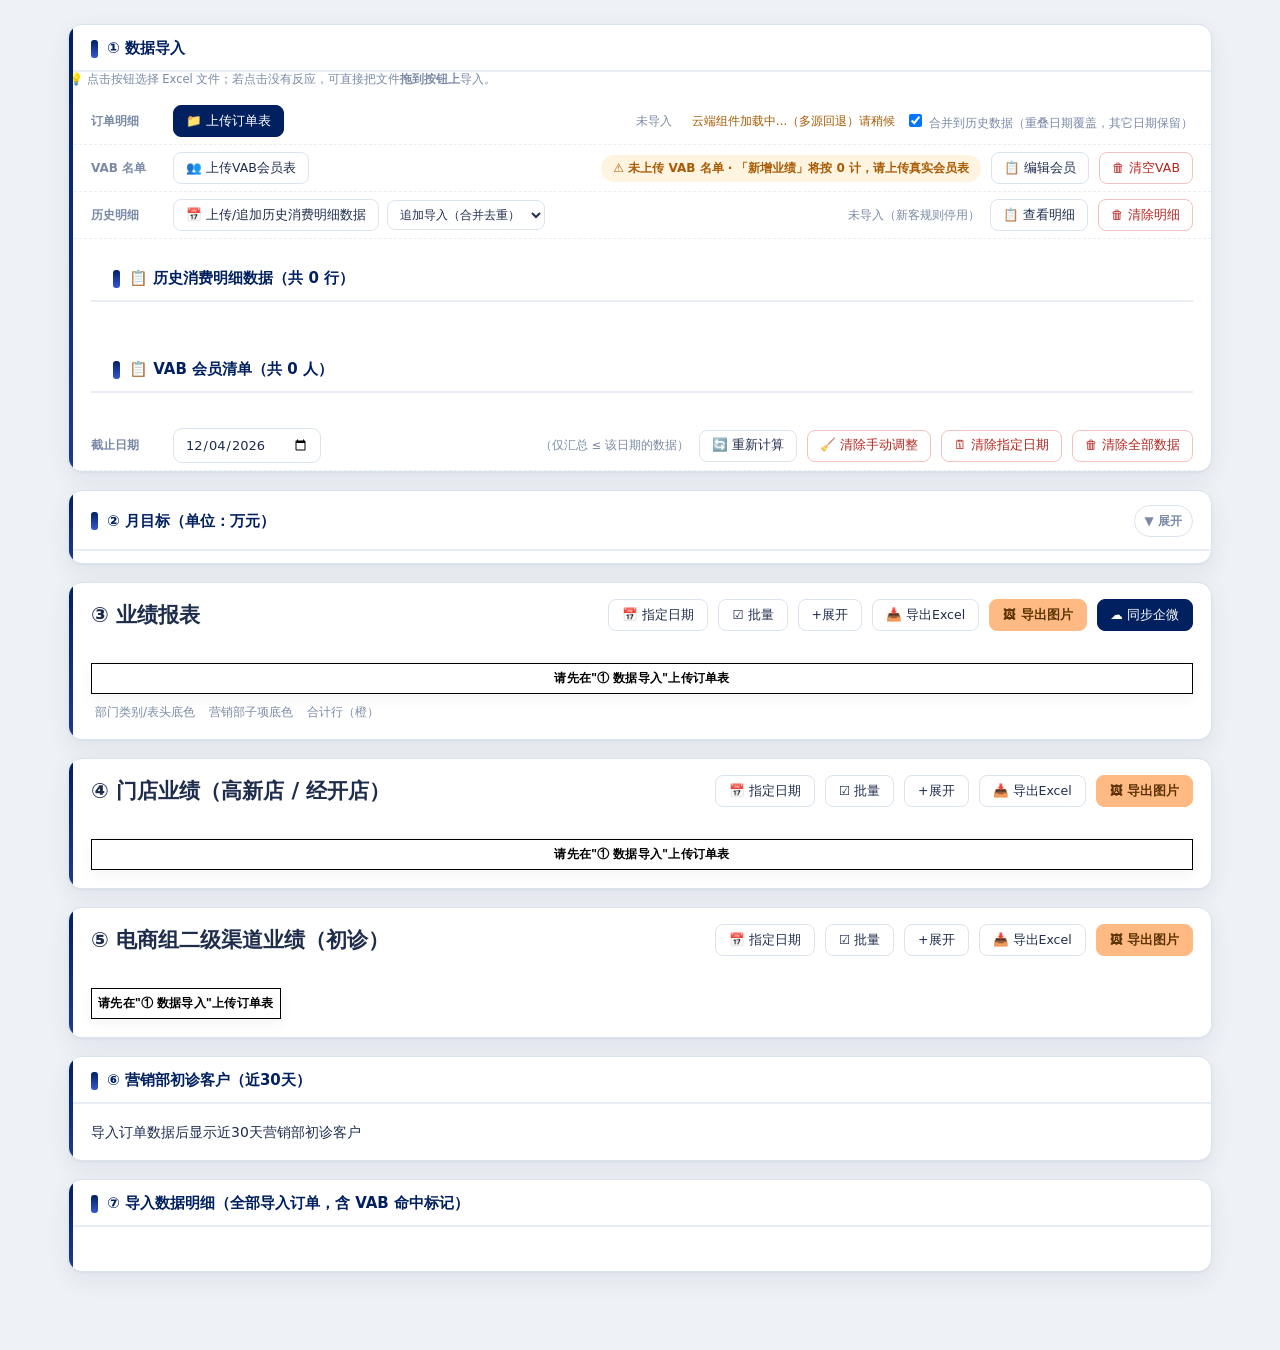
<file: pages/daily-performance/index.html>
<!DOCTYPE html>
<html lang="zh-CN">
<head>
<meta charset="UTF-8" />
<meta name="viewport" content="width=device-width,initial-scale=1.0" />
<title>旧「日业绩报表」入口已迁移</title>
<meta http-equiv="refresh" content="0;url=../daily-performance-chuzhen/index.html" />
<script>location.replace('../daily-performance-chuzhen/index.html');</script>
<style>
  body{margin:0;min-height:100vh;display:flex;align-items:center;justify-content:center;
       background:#eef1f6;color:#003366;font-family:"Microsoft YaHei",system-ui,sans-serif;text-align:center}
  .box{background:#fff;border:1px solid #dbe3ee;border-radius:12px;padding:28px 34px;
       box-shadow:0 2px 12px rgba(20,40,80,.08);max-width:520px}
  h1{font-size:17px;margin:0 0 10px}
  p{font-size:13px;color:#5b6472;margin:0 0 16px;line-height:1.7}
  a{display:inline-block;background:#002060;color:#fff;text-decoration:none;
    padding:9px 18px;border-radius:8px;font-size:13px;font-weight:600}
</style>
</head>
<body>
  <div class="box">
    <h1>「日业绩报表」（标准版）已下线</h1>
    <p>该模块已下线，功能已并入「日业绩 › 日业绩报表」。正在为你跳转……<br />
       若未自动跳转，请点击下方按钮。</p>
    <a href="../daily-performance-chuzhen/index.html">前往「日业绩报表」</a>
  </div>
</body>
</html>
</file>
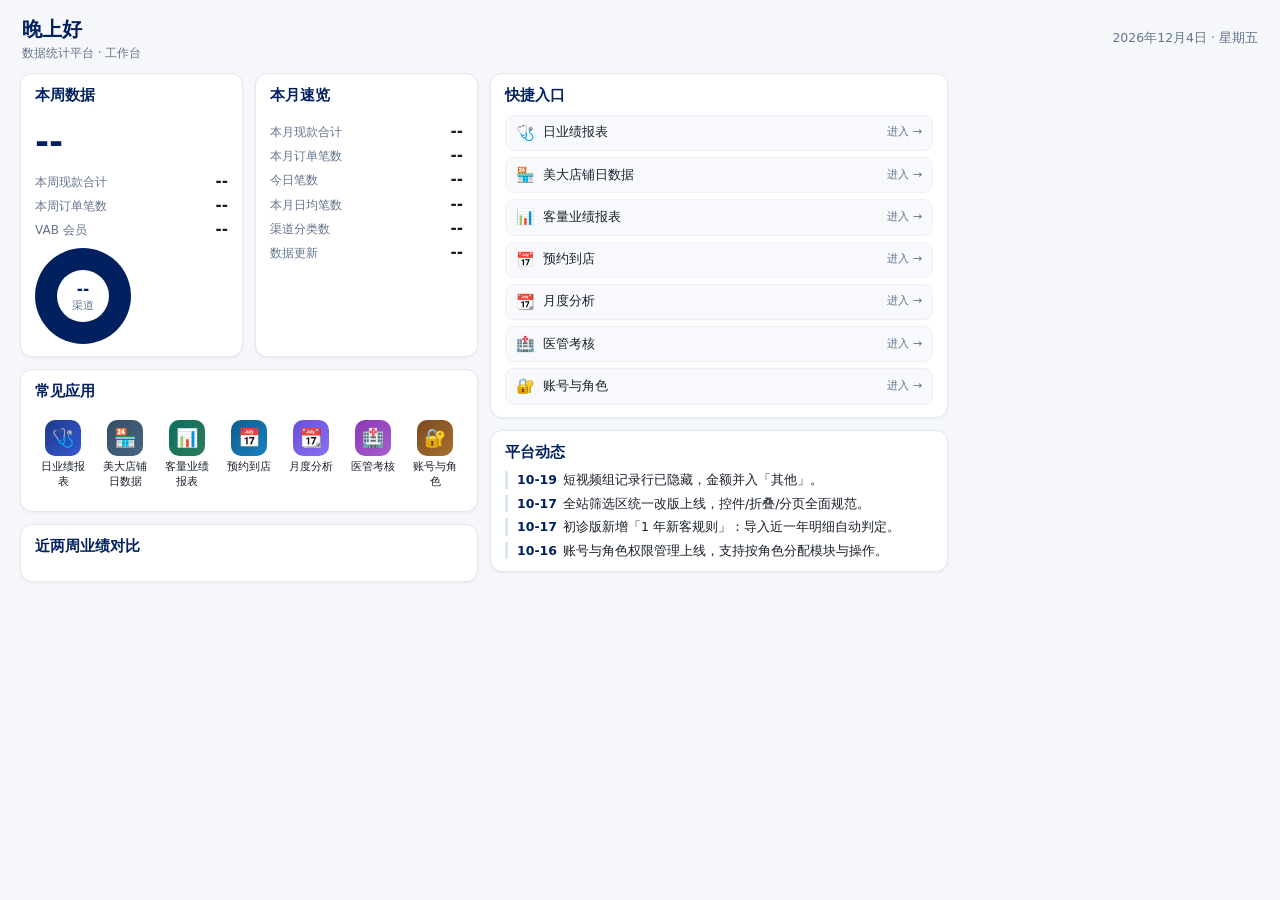
<file: pages/home/index.html>
<!DOCTYPE html>
<html lang="zh-CN">
<head>
<meta charset="UTF-8" />
<meta name="viewport" content="width=device-width,initial-scale=1.0" />
<meta http-equiv="Cache-Control" content="no-store" />
<title>首页 · 工作台</title>
<style>
  :root{
    --navy:#002060; --navy-2:#1e3a8a; --navy-3:#4a7bb5;
    --bg:#F5F7FA; --card:#FFFFFF; --border:#E2E8F0;
    --text:#1A202C; --muted:#64748B;
    --accent:#3658d3; --success:#2E7D5B; --danger:#C0392B;
    --radius:12px;
  }
  html,body{margin:0;padding:0;background:var(--bg);color:var(--text);
    font-family:"PingFang SC","Microsoft YaHei",system-ui,sans-serif;font-size:14px;line-height:1.35;overflow-x:hidden;}
  .home-wrap{max-width:1280px;margin:0 auto;padding:14px 20px 36px;}

  /* 顶部欢迎条 */
  .hero{display:flex;align-items:center;justify-content:space-between;margin:2px 2px 12px;flex-wrap:wrap;gap:8px;}
  .hero .hi{font-size:20px;font-weight:700;color:var(--navy);}
  .hero .hi small{display:block;font-size:12px;font-weight:400;color:var(--muted);margin-top:2px;}
  .hero .date{font-size:12.5px;color:var(--muted);}

  /* 三栏网格：主区两列 + 右侧栏（start：各列按内容自然高度，无强制拉伸留白） */
  .grid3{display:grid;grid-template-columns:1fr 1fr 300px;gap:12px;align-items:start;}
  .col-main{display:grid;grid-template-columns:1fr 1fr;gap:12px;min-width:0;}
  .col-side{display:flex;flex-direction:column;gap:12px;min-width:0;align-self:start;}

  .card{background:var(--card);border:1px solid var(--border);border-radius:var(--radius);
    padding:12px 14px;box-shadow:0 1px 3px rgba(15,23,42,.05);display:flex;flex-direction:column;min-width:0;}
  .card-h{display:flex;align-items:center;justify-content:space-between;gap:8px;margin-bottom:9px;flex-shrink:0;}
  .card-h b{font-size:14.5px;color:var(--navy);white-space:nowrap;}
  .card-h a,.card-h .more{font-size:12px;color:var(--accent);cursor:pointer;text-decoration:none;white-space:nowrap;}

  /* 指标行式列表（标签左 · 数值右，固定紧凑行距，不拉伸） */
  .range-line{font-size:11.5px;color:var(--muted);margin:-4px 0 6px;white-space:nowrap;overflow:hidden;text-overflow:ellipsis;flex-shrink:0;}
  .sub-grid{display:flex;flex-direction:column;gap:4px;margin-top:6px;}
  .sub-grid .s{display:flex;align-items:baseline;justify-content:space-between;gap:8px;
    font-size:12px;color:var(--muted);white-space:nowrap;}
  .sub-grid .s b{font-size:15px;color:var(--text);font-variant-numeric:tabular-nums;}

  /* KPI 大数字 */
  .kpi-big{display:flex;align-items:baseline;gap:10px;margin:2px 0 0;}
  .kpi-big .num{font-size:34px;font-weight:800;color:var(--navy);font-variant-numeric:tabular-nums;}
  .kpi-big .delta{font-size:12px;font-weight:600;}
  .kpi-big .delta.up{color:var(--success);} .kpi-big .delta.down{color:var(--danger);}

  /* 环形占比（conic-gradient，无依赖） */
  .donut-row{display:flex;align-items:center;gap:14px;margin-top:9px;}
  .donut{width:96px;height:96px;border-radius:50%;position:relative;flex-shrink:0;
    background:conic-gradient(var(--navy) 0deg, var(--navy) 360deg);}
  .donut::after{content:"";position:absolute;inset:22px;background:#fff;border-radius:50%;}
  .donut .c{position:absolute;inset:0;display:flex;flex-direction:column;align-items:center;justify-content:center;z-index:1;font-size:11px;color:var(--muted);}
  .donut .c b{font-size:15px;color:var(--navy);}
  .legend{display:flex;flex-direction:column;gap:3px;font-size:12px;color:var(--muted);min-width:0;}
  .legend .li{display:flex;align-items:center;gap:7px;white-space:nowrap;}
  .legend .dot{width:9px;height:9px;border-radius:3px;flex-shrink:0;}

  /* 常见应用图标（单行横排 7 个，省掉第二行高度） */
  .apps{display:grid;grid-template-columns:repeat(7,1fr);gap:6px;}
  .app{display:flex;flex-direction:column;align-items:center;gap:4px;padding:8px 2px;border-radius:10px;cursor:pointer;
    border:1px solid transparent;transition:all .15s;user-select:none;}
  .app:hover{background:#F2F6FD;border-color:#dbe6f7;transform:translateY(-1px);}
  .app .ico{width:36px;height:36px;border-radius:10px;display:flex;align-items:center;justify-content:center;font-size:18px;color:#fff;}
  .app .nm{font-size:11px;color:var(--text);text-align:center;}

  /* 双周对比条形（压缩高度，减少整卡留白） */
  .bars{display:flex;flex-direction:column;gap:3px;margin-top:4px;}
  .bar-row{display:flex;align-items:center;gap:10px;font-size:12px;color:var(--muted);}
  .bar-row .lab{width:64px;flex-shrink:0;text-align:right;}
  .bar-row .track{flex:1;height:8px;background:#EEF2F8;border-radius:999px;overflow:hidden;min-width:0;}
  .bar-row .fill{height:100%;border-radius:999px;background:linear-gradient(90deg,var(--navy-3),var(--navy));min-width:2px;transition:width .4s;}
  .bar-row .val{width:90px;flex-shrink:0;font-variant-numeric:tabular-nums;color:var(--text);}

  /* 快捷入口列表 */
  .links{display:flex;flex-direction:column;gap:6px;}
  .lnk{display:flex;align-items:center;gap:8px;font-size:12.5px;color:var(--text);
    background:#F7F9FC;border:1px solid #EDF1F7;border-radius:9px;padding:7px 10px;cursor:pointer;transition:all .15s;}
  .lnk:hover{border-color:#c9d8f2;background:#F2F6FD;}
  .lnk .ico{font-size:15px;}
  .lnk .tail{margin-left:auto;font-size:11px;color:var(--muted);}

  /* 公告 */
  .notes{display:flex;flex-direction:column;gap:6px;}
  .note{font-size:12.5px;color:var(--text);line-height:1.4;padding-left:9px;border-left:3px solid #dbe6f7;}
  .note b{color:var(--navy);margin-right:6px;font-variant-numeric:tabular-nums;}
  /* 2026-10-23：全站统一不显示口径/说明性文字（口径标签不呈现） */
  .more.caliber-tag{display:none;}

  .empty{color:var(--muted);font-size:12.5px;padding:8px 0;}
  @media (max-width:1100px){ .grid3{grid-template-columns:1fr 1fr;} .col-side{grid-column:1/-1;} }
  @media (max-width:760px){ .grid3{grid-template-columns:1fr;} .col-main{grid-template-columns:1fr;} .apps{grid-template-columns:repeat(3,1fr);} }
</style>
</head>
<body>
<div class="home-wrap">
  <div class="hero">
    <div class="hi" id="greet">你好<small>数据统计平台 · 工作台</small></div>
    <div class="date" id="today"></div>
  </div>

  <div class="grid3">
    <!-- 左主区 -->
    <div class="col-main">
      <div class="card">
        <div class="card-h"><b>本周数据</b></div>
        <div class="range-line" id="wk-range"></div>
        <div class="kpi-big"><span class="num" id="wk-count">--</span><span class="delta" id="wk-delta"></span></div>
        <div class="sub-grid">
          <div class="s">本周现款合计<b id="wk-cash">--</b></div>
          <div class="s">本周订单笔数<b id="wk-cnt2">--</b></div>
          <div class="s">VAB 会员<b id="vab-n">--</b></div>
        </div>
        <div class="donut-row">
          <div class="donut" id="donut"><div class="c"><b id="dkpi">--</b>渠道</div></div>
          <div class="legend" id="donut-legend"></div>
        </div>
      </div>

      <div class="card">
        <div class="card-h"><b>本月速览</b><span class="more" id="mon-range"></span></div>
        <div class="sub-grid">
          <div class="s">本月现款合计<b id="mon-cash">--</b></div>
          <div class="s">本月订单笔数<b id="mon-cnt">--</b></div>
          <div class="s">今日笔数<b id="td-cnt">--</b></div>
          <div class="s">本月日均笔数<b id="mon-avg">--</b></div>
          <div class="s">渠道分类数<b id="mon-ch">--</b></div>
          <div class="s">数据更新<b id="data-ts">--</b></div>
        </div>
      </div>

      <div class="card" style="grid-column:1/-1;">
        <div class="card-h"><b>常见应用</b></div>
        <div class="apps" id="apps"></div>
      </div>

      <div class="card" style="grid-column:1/-1;">
        <div class="card-h"><b>近两周业绩对比</b><span class="more caliber-tag">现款支付口径</span></div>
        <div class="bars" id="bars"></div>
      </div>
    </div>

    <!-- 右侧栏（账号显示已迁移至壳层顶栏右上角，此处不再放用户卡） -->
    <div class="col-side">
      <div class="card">
        <div class="card-h"><b>快捷入口</b></div>
        <div class="links" id="links"></div>
      </div>
      <div class="card">
        <div class="card-h"><b>平台动态</b></div>
        <div class="notes">
          <div class="note"><b>10-19</b>短视频组记录行已隐藏，金额并入「其他」。</div>
          <div class="note"><b>10-17</b>全站筛选区统一改版上线，控件/折叠/分页全面规范。</div>
          <div class="note"><b>10-17</b>初诊版新增「1 年新客规则」：导入近一年明细自动判定。</div>
          <div class="note"><b>10-16</b>账号与角色权限管理上线，支持按角色分配模块与操作。</div>
        </div>
      </div>
    </div>
  </div>
</div>

<script src="/shared/cloudbase-bridge.js?v=20261106c"></script>
<script src="/shared/auth-gate.js?v=20261106c"></script>
<script>
(function(){
  'use strict';
  var NAVY = ['#002060','#1e3a8a','#4a7bb5','#7fa3d1','#a9c3e3','#c9d8ee','#3658d3','#8a97b8'];

  /* ---------- 工具 ---------- */
  function $(id){ return document.getElementById(id); }
  function money(n){ return '¥' + (Math.round(n*100)/100).toLocaleString('zh-CN', {minimumFractionDigits:2, maximumFractionDigits:2}); }
  function dstr(d){ return d.getFullYear()+'-'+String(d.getMonth()+1).padStart(2,'0')+'-'+String(d.getDate()).padStart(2,'0'); }
  function mondayOf(d){ var x=new Date(d); var w=(x.getDay()+6)%7; x.setDate(x.getDate()-w); x.setHours(0,0,0,0); return x; }
  function inRange(t, a, b){ return t>=a && t<=b; }

  /* ---------- 读取订单数据（同源 localStorage；跨域兜底走壳层 dp:request 桥） ---------- */
  function loadOrders(cb){
    var raw = null;
    try{ raw = localStorage.getItem('dailyPerformance_orders'); }catch(e){}
    if(raw){ try{ var obj=JSON.parse(raw); if(obj && obj.orders) return cb(obj); }catch(e){} }
    // 兜底：向壳层要（dp:persist 桥协议）
    try{
      var onMsg = function(ev){
        var d = ev.data || {};
        if(d.type === 'dp:payload' && d.key === 'dailyPerformance_orders'){
          window.removeEventListener('message', onMsg);
          var obj = (typeof d.value === 'string') ? JSON.parse(d.value) : d.value;
          cb(obj && obj.orders ? obj : {orders:[],cutoff:null});
        }
      };
      window.addEventListener('message', onMsg);
      window.parent.postMessage({ type:'dp:request', key:'dailyPerformance_orders' }, '*');
      setTimeout(function(){ window.removeEventListener('message', onMsg); cb({orders:[],cutoff:null}); }, 1200);
    }catch(e){ cb({orders:[],cutoff:null}); }
  }

  function parseDay(row){
    var t = row['收款时间'] || row.payTime || '';
    var m = String(t).match(/(\d{4})-(\d{2})-(\d{2})/);
    return m ? (m[1]+'-'+m[2]+'-'+m[3]) : '';
  }
  function cash(row){ var v = Number(row['现款支付']); return isFinite(v) ? v : 0; }

  /* ---------- 渲染 ---------- */
  function render(obj){
    var orders = (obj && obj.orders) || [];
    var now = new Date();
    var wkStart = mondayOf(now);
    var wkEnd = new Date(now); wkEnd.setHours(23,59,59,999);
    var lastWkStart = new Date(wkStart); lastWkStart.setDate(lastWkStart.getDate()-7);
    var lastWkEnd = new Date(wkStart); lastWkEnd.setSeconds(-1);
    var monStart = new Date(now.getFullYear(), now.getMonth(), 1);
    var todayStr = dstr(now);

    var wk=[], lastWk=[], mon=[], today=[];
    orders.forEach(function(r){
      var day = parseDay(r); if(!day) return;
      var t = new Date(day+'T00:00:00'); if(isNaN(t)) return;
      if(inRange(t, wkStart, wkEnd)) wk.push(r);
      else if(inRange(t, lastWkStart, lastWkEnd)) lastWk.push(r);
      if(t >= monStart) mon.push(r);
      if(day === todayStr) today.push(r);
    });
    var wkCash = wk.reduce(function(s,r){ return s+cash(r); },0);
    var lwCash = lastWk.reduce(function(s,r){ return s+cash(r); },0);
    var monCash = mon.reduce(function(s,r){ return s+cash(r); },0);

    $('wk-count').textContent = wk.length;
    $('wk-cnt2').textContent = wk.length;
    $('wk-cash').textContent = money(wkCash);
    $('mon-cash').textContent = money(monCash);
    $('mon-cnt').textContent = mon.length;
    $('td-cnt').textContent = today.length;
    $('mon-avg').textContent = mon.length ? (mon.length / now.getDate()).toFixed(1) : '0';
    $('wk-range').textContent = dstr(wkStart) + ' ~ ' + dstr(now);
    $('mon-range').textContent = dstr(monStart).slice(0,7);
    // 较上周（笔数）
    var dEl = $('wk-delta');
    if(lastWk.length > 0){
      var pct = Math.round((wk.length - lastWk.length) / lastWk.length * 100);
      dEl.textContent = '较上周 ' + (pct>=0?'+':'') + pct + '%';
      dEl.className = 'delta ' + (pct>=0?'up':'down');
    } else { dEl.textContent = '上周无数据'; dEl.className='delta'; }

    // VAB 会员数
    try{
      var vab = JSON.parse(localStorage.getItem('dailyPerformance_vab') || 'null');
      var n = vab && vab.list ? vab.list.length : (vab && vab.rows ? vab.rows.length : 0);
      $('vab-n').textContent = n || 0;
    }catch(e){ $('vab-n').textContent = 0; }

    // 本月渠道分类数（修复：id=mon-ch 此前从未被填充，一直显示 --）
    try{
      var monCh = {};
      mon.forEach(function(r){ var c = r['客户来源渠道分类'] || '（空白）'; monCh[c] = 1; });
      $('mon-ch').textContent = Object.keys(monCh).length;
    }catch(e){ $('mon-ch').textContent = 0; }

    // 渠道分类占比（本周，top5）
    var byCls = {};
    wk.forEach(function(r){ var c = r['客户来源渠道分类'] || '（空白）'; byCls[c] = (byCls[c]||0)+1; });
    var entries = Object.keys(byCls).map(function(k){ return [k, byCls[k]]; })
      .sort(function(a,b){ return b[1]-a[1]; });
    var top = entries.slice(0,5), restN = entries.slice(5).reduce(function(s,e){ return s+e[1]; },0);
    if(restN > 0) top.push(['其他', restN]);
    var total = wk.length || 1, acc = 0, segs = [], html = '';
    top.forEach(function(e, i){
      var deg = Math.round(e[1] / total * 360);
      acc += deg;
      segs.push(NAVY[i % NAVY.length] + ' ' + (acc - deg) + 'deg ' + acc + 'deg');
      html += '<div class="li"><span class="dot" style="background:'+NAVY[i%NAVY.length]+'"></span>'
        + e[0] + ' · ' + e[1] + ' 笔</div>';
    });
    if(top.length){
      $('donut').style.background = 'conic-gradient(' + segs.join(',') + ')';
      $('dkpi').textContent = wk.length;
      $('donut-legend').innerHTML = html;
    } else {
      $('donut-legend').innerHTML = '<div class="empty">本周暂无订单数据</div>';
    }

    // 近两周对比条形（按日）
    var maxV = 0, dayMap = {};
    wk.concat(lastWk).forEach(function(r){ var d=parseDay(r); if(d){ dayMap[d]=(dayMap[d]||0)+cash(r); } });
    Object.keys(dayMap).forEach(function(k){ if(dayMap[k]>maxV) maxV=dayMap[k]; });
    var days = [];
    for(var i=13;i>=0;i--){ var dt=new Date(now); dt.setDate(dt.getDate()-i); days.push(dstr(dt)); }
    $('bars').innerHTML = days.map(function(d){
      var v = dayMap[d] || 0;
      return '<div class="bar-row"><span class="lab">'+d.slice(5)+'</span>'
        + '<span class="track"><span class="fill" style="width:'+(maxV? Math.round(v/maxV*100):0)+'%"></span></span>'
        + '<span class="val">'+money(v)+'</span></div>';
    }).join('');

    // 数据更新时间
    try{
      var ts = localStorage.getItem('dailyPerformance_snap_ts');
      if(ts){ var dt=new Date(Number(ts)); $('data-ts').textContent = isNaN(dt)?'--':(String(dt.getMonth()+1).padStart(2,'0')+'-'+String(dt.getDate()).padStart(2,'0')+' '+String(dt.getHours()).padStart(2,'0')+':'+String(dt.getMinutes()).padStart(2,'0')); }
      else $('data-ts').textContent = orders.length ? '本次加载' : '--';
    }catch(e){ $('data-ts').textContent='--'; }
  }

  /* ---------- 快捷应用 / 入口（跳壳层 hash） ---------- */
  var APPS = [
    {nm:'日业绩报表', ico:'🩺', bg:'linear-gradient(135deg,#1e3a8a,#3658d3)', hash:'#dp-report'},
    {nm:'美大店铺日数据', ico:'🏪', bg:'linear-gradient(135deg,#334e68,#486581)', hash:'#dp-meida'},
    {nm:'客量业绩报表', ico:'📊', bg:'linear-gradient(135deg,#0d6e5f,#2E7D5B)', hash:'#data-statistics'},
    {nm:'预约到店', ico:'📅', bg:'linear-gradient(135deg,#0d5e8a,#1a7fc1)', hash:'#ds-appt'},
    {nm:'月度分析', ico:'📆', bg:'linear-gradient(135deg,#6b4fd8,#8a6ff0)', hash:'#monthly-analysis'},
    {nm:'医管考核', ico:'🏥', bg:'linear-gradient(135deg,#8a3ab5,#a85ccf)', hash:'#medical-assessment'},
    {nm:'账号与角色', ico:'🔐', bg:'linear-gradient(135deg,#7a4a1e,#a8712f)', hash:'#account-roles'},
  ];
  function gotoHash(h){
    try{
      if(window.top !== window){ window.top.location.hash = h; }
      else { location.hash = h; }
    }catch(e){ location.hash = h; }
  }
  function renderApps(){
    $('apps').innerHTML = APPS.map(function(a){
      return '<div class="app" data-hash="'+a.hash+'"><span class="ico" style="background:'+a.bg+'">'+a.ico+'</span><span class="nm">'+a.nm+'</span></div>';
    }).join('');
    $('links').innerHTML = APPS.map(function(a){
      return '<div class="lnk" data-hash="'+a.hash+'"><span class="ico">'+a.ico+'</span>'+a.nm+'<span class="tail">进入 →</span></div>';
    }).join('');
    document.querySelectorAll('[data-hash]').forEach(function(el){
      el.addEventListener('click', function(){ gotoHash(el.getAttribute('data-hash')); });
    });
  }

  /* ---------- 启动 ---------- */
  var now = new Date();
  var week = ['日','一','二','三','四','五','六'];
  $('today').textContent = now.getFullYear()+'年'+(now.getMonth()+1)+'月'+now.getDate()+'日 · 星期'+week[now.getDay()];
  var h = now.getHours();
  $('greet').firstChild.textContent = (h<6?'凌晨好':h<9?'早上好':h<12?'上午好':h<14?'中午好':h<18?'下午好':'晚上好');

  renderApps();
  loadOrders(render);
})();
</script>
</body>
</html>
</file>
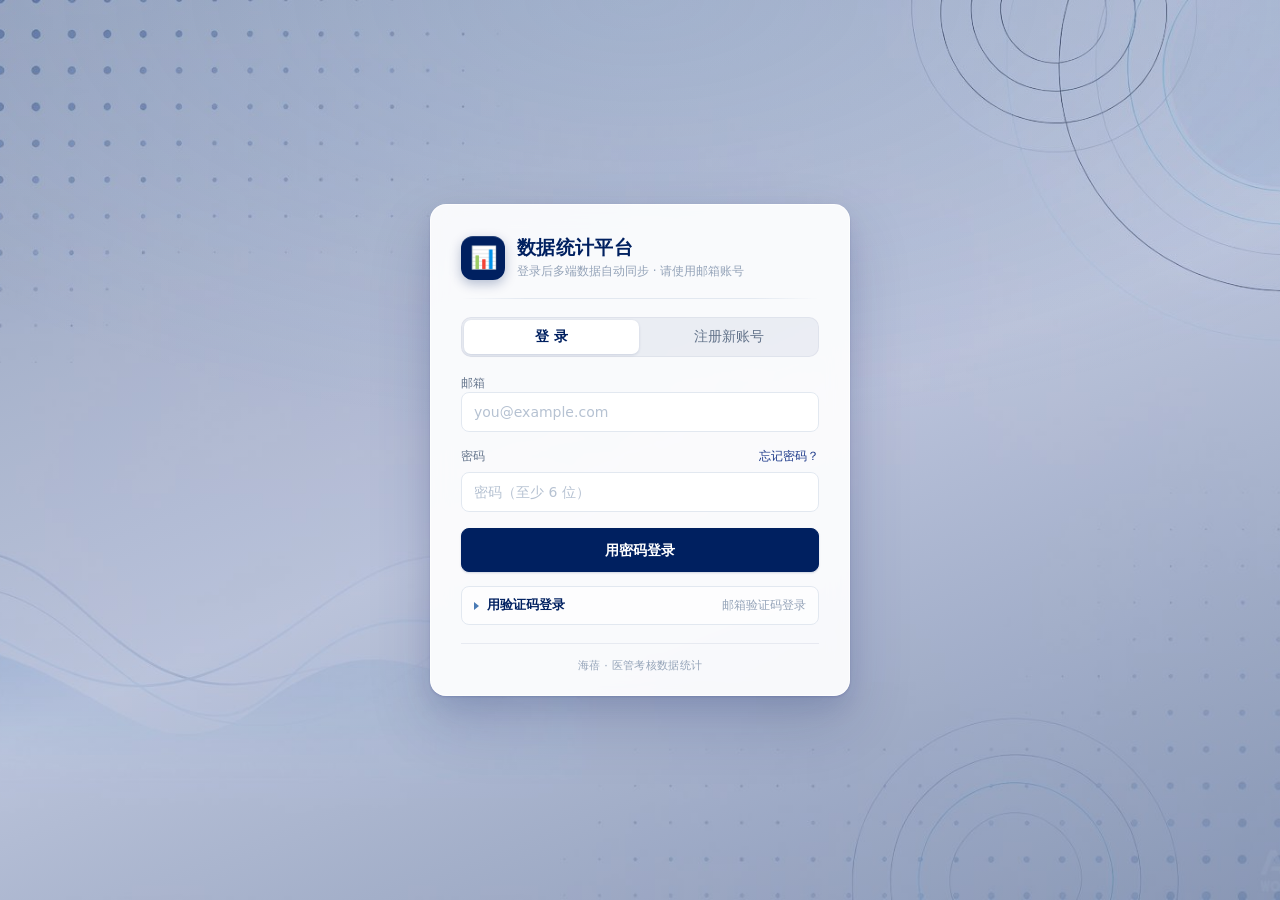
<file: pages/login/index.html>
<!DOCTYPE html>
<html lang="zh-CN">
<head>
<meta charset="UTF-8">
<meta name="viewport" content="width=device-width, initial-scale=1.0">
<title>登录 · 数据统计平台</title>
<style>
/* ============================================================
   登录页 · 藏蓝玻璃拟态（对齐 public/style.css 设计体系）
   主色 #002060 + #1e3a8a + #4a7bb5；纯色平涂按钮，全站无渐变
   ============================================================ */

/* ---------- 1. 变量 ---------- */
:root{
  --navy:#002060;            /* 主色 藏蓝（外壳 + 日报两页同款） */
  --navy-2:#1e3a8a;          /* 次色 */
  --navy-3:#4a7bb5;          /* 浅蓝 */
  --bg:#F5F7FA;
  --panel:#FFFFFF;
  --border:#E2E8F0;
  --border-strong:#C7D3E6;
  --text:#1A202C;
  --muted:#64748B;
  --muted-2:#94A3B8;
  --success:#2E7D5B;
  --danger:#C0392B;

  --r-card:16px;             /* 玻璃拟态，介于内页 card 8px 与 topbar 12px 之间 */
  --r-box:8px;               /* 内页输入/按钮 7-9px */
  --r-pill:10px;

  --sh-1:0 1px 2px rgba(0,32,96,.06);
  --sh-2:0 1px 3px rgba(0,32,96,.10);
  --sh-3:0 10px 26px rgba(0,32,96,.10);
  --sh-4:0 28px 64px rgba(0,32,96,.16);
  --sh-btn:0 1px 2px rgba(0,32,96,.18);

  --fs:13px;                 /* 全站基准 */
  --fs-in:14px;              /* 输入框（桌面） */
  --h-in:40px;               /* 输入框/按钮统一高度，保证 code-line 对齐 */
  --h-cta:44px;              /* 主 CTA */
}

/* ---------- 2. 重置 & 背景 ---------- */
*{box-sizing:border-box;margin:0;padding:0;}
html,body{height:100%;}
body{
  font-family:"PingFang SC","Microsoft YaHei","Segoe UI",system-ui,-apple-system,sans-serif;
  font-size:var(--fs);
  color:var(--text);
  -webkit-font-smoothing:antialiased;
  min-height:100vh;
  padding:28px 16px;
  display:flex;justify-content:center;
  align-items:flex-start;     /* 配合卡片 margin:auto，超高时不裁顶部 */
  overflow-y:auto;
  position:relative;
  background:
    linear-gradient(158deg, rgba(0,32,96,.36) 0%, rgba(30,58,138,.24) 52%, rgba(0,32,96,.42) 100%),
    url('login-bg.jpg') center / cover no-repeat fixed,
    #0f2557;                  /* 底色：背景图缺失时兜底 */
}
.bg-veil{                     /* 纯氛围层，装饰性，指针事件穿透 */
  position:fixed;inset:0;pointer-events:none;
  background:radial-gradient(120% 80% at 50% 0%, rgba(156,192,232,.14), transparent 60%);
}
:focus-visible{outline:none;} /* 焦点环由各组件自绘 */

/* ---------- 3. 卡片（保留玻璃拟态 + 背景图） ---------- */
.login-card{
  width:min(420px,94vw);
  margin:auto;                /* 垂直居中 + 超高时不裁切 */
  padding:30px 30px 22px;
  position:relative;z-index:1;
  border-radius:var(--r-card);
  background:rgba(255,255,255,.92);
  border:1px solid rgba(255,255,255,.72);
  -webkit-backdrop-filter:blur(10px) saturate(1.06);
  backdrop-filter:blur(10px) saturate(1.06);
  box-shadow:var(--sh-1),var(--sh-2),var(--sh-3),var(--sh-4);
  animation:cardIn .5s cubic-bezier(.22,.8,.36,1) both;
}
@keyframes cardIn{from{opacity:0;transform:translateY(14px);}to{opacity:1;transform:none;}}
@supports not ((backdrop-filter:blur(1px)) or (-webkit-backdrop-filter:blur(1px))){
  .login-card{background:rgba(255,255,255,.97);}   /* 老浏览器兜底 */
}

/* ---------- 4. 品牌 ---------- */
.brand{display:flex;align-items:center;gap:12px;}
.brand-logo{
  width:44px;height:44px;border-radius:12px;flex:none;
  background:var(--navy);                        /* 纯色平涂，替换原渐变 */
  box-shadow:0 4px 12px rgba(0,32,96,.28), inset 0 1px 0 rgba(255,255,255,.16);
  display:flex;align-items:center;justify-content:center;
  font-size:22px;line-height:1;color:#fff;
}
.brand-title{font-size:19px;font-weight:700;color:var(--navy);letter-spacing:.3px;line-height:1.3;}
.brand-sub{font-size:12px;color:var(--muted-2);margin-top:3px;line-height:1.5;}
.divider{
  height:1px;margin:18px 0 0;
  background:linear-gradient(90deg,transparent,#E2E8F0 18%,#E2E8F0 82%,transparent);
}

/* ---------- 5. 分段页签 ---------- */
.seg{
  display:flex;gap:3px;margin-top:18px;
  padding:3px;border-radius:var(--r-pill);
  background:rgba(0,32,96,.06);
  box-shadow:inset 0 0 0 1px rgba(0,32,96,.05);
}
.seg-btn{
  flex:1;border:none;background:transparent;cursor:pointer;
  font-family:inherit;font-size:13.5px;color:var(--muted);
  padding:8px 0;border-radius:7px;min-height:34px;
  transition:background .18s,color .18s,box-shadow .18s;
}
.seg-btn:hover{color:var(--navy-2);}
.seg-btn.is-active{
  background:var(--panel);color:var(--navy);font-weight:600;
  box-shadow:0 1px 3px rgba(0,32,96,.14);
}
.seg-btn:focus-visible{box-shadow:0 0 0 3px rgba(0,32,96,.18);}

/* ---------- 6. 表单（垂直节奏：4 的倍数阶梯） ---------- */
.pane{padding-top:18px;}
.field{margin-top:14px;}
.pane > .field:first-child{margin-top:0;}   /* 首个字段贴顶，避免与页签叠加空洞 */
.field-head{display:flex;align-items:center;justify-content:space-between;gap:8px;margin-bottom:5px;}
.field-label{display:block;font-size:12px;color:var(--muted);font-weight:500;letter-spacing:.2px;}
.field-head .field-label{margin-bottom:0;}
.field-tag{
  font-size:11px;color:var(--navy-2);background:rgba(30,58,138,.10);
  border-radius:var(--r-pill);padding:1px 8px;font-weight:600;
}
.field-reset{
  margin-top:14px;padding:12px;border-radius:var(--r-box);
  background:rgba(0,32,96,.035);
  box-shadow:inset 0 0 0 1px rgba(0,32,96,.09);
}

.input{
  display:block;width:100%;height:var(--h-in);
  padding:0 12px;
  font-family:inherit;font-size:var(--fs-in);color:var(--text);
  background:rgba(255,255,255,.9);
  border:1px solid var(--border);border-radius:var(--r-box);
  outline:none;
  font-variant-numeric:tabular-nums;   /* 数字对齐；不使用 monospace */
  transition:border-color .15s,box-shadow .15s,background .15s;
}
.input::placeholder{color:#B6C2D2;}
.input:hover{border-color:var(--border-strong);}
.input:focus{
  background:var(--panel);
  border-color:var(--navy-3);
  box-shadow:0 0 0 3px rgba(0,32,96,.16);
}
.input-gap{margin-top:8px;}
.field-reset .input{background:rgba(255,255,255,.96);}

.code-line{display:flex;gap:8px;}
.code-line .input{flex:1;min-width:0;}
.code-line .btn-code{flex:none;width:106px;padding:0 10px;}

.hint{margin-top:6px;font-size:11.5px;color:var(--muted-2);line-height:1.6;}
.hint-foot{margin-top:12px;text-align:center;}

/* ---------- 7. 按钮（纯色平涂，无渐变；圆角 8px） ---------- */
.btn{
  display:inline-flex;align-items:center;justify-content:center;
  height:var(--h-in);padding:0 16px;
  font-family:inherit;font-size:13px;font-weight:500;line-height:1;
  color:var(--navy);background:var(--panel);
  border:1px solid var(--border-strong);border-radius:var(--r-box);
  cursor:pointer;white-space:nowrap;
  transition:background .16s,border-color .16s,color .16s,box-shadow .16s;
}
.btn:hover{background:#F2F6FC;border-color:var(--navy-3);}
.btn:active{transform:translateY(1px);}
.btn:focus-visible{box-shadow:0 0 0 3px rgba(0,32,96,.18);}
.btn:disabled{opacity:.55;cursor:not-allowed;transform:none;box-shadow:none;}

.btn-primary{
  background:var(--navy);border-color:var(--navy);color:#fff;font-weight:600;
  box-shadow:var(--sh-btn);
}
.btn-primary:hover{background:var(--navy-2);border-color:var(--navy-2);}
.btn-primary:disabled{background:var(--navy);}

.btn-block{display:flex;width:100%;}            /* 全宽主按钮 */
.cta{margin-top:16px;height:var(--h-cta);font-size:14px;}  /* 主行动按钮：隐藏时无幽灵间隙 */
.btn-gap{margin-top:8px;}

.linkbtn{                                        /* 文字链（忘记密码 / 取消重置） */
  border:none;background:none;cursor:pointer;
  font-family:inherit;font-size:12px;color:var(--navy-2);
  padding:2px 0;line-height:1.4;
  transition:color .15s;
}
.linkbtn:hover{color:var(--navy);text-decoration:underline;}
.linkbtn:focus-visible{outline:none;box-shadow:0 0 0 3px rgba(0,32,96,.18);border-radius:4px;}
.linkbtn:disabled{opacity:.55;cursor:not-allowed;text-decoration:none;}

/* ---------- 8. 折叠区（其他登录方式） ---------- */
.alt{
  margin-top:14px;
  border:1px solid var(--border);border-radius:var(--r-box);
  background:rgba(255,255,255,.6);
  overflow:hidden;
}
.alt-head{
  list-style:none;                              /* Firefox */
  cursor:pointer;
  display:flex;align-items:center;gap:8px;
  padding:10px 12px;
  font-size:12.5px;color:var(--navy-2);
  user-select:none;
  transition:background .15s;
}
.alt-head::-webkit-details-marker{display:none;}  /* Chrome/Safari */
.alt-head::-moz-details-marker{display:none;}       /* Firefox 旧版 */
.alt-head:hover{background:rgba(0,32,96,.045);}
.alt-head:focus-visible{outline:none;box-shadow:inset 0 0 0 3px rgba(0,32,96,.18);}
.alt-title{font-weight:600;color:var(--navy);}
.alt-note{color:var(--muted-2);font-size:11.5px;margin-left:auto;}
.alt-caret{
  width:0;height:0;flex:none;
  border-left:5px solid var(--navy-3);
  border-top:4px solid transparent;border-bottom:4px solid transparent;
  transition:transform .18s ease;
}
.alt[open] .alt-caret{transform:rotate(90deg);}
.alt-body{
  padding:2px 12px 12px;
  border-top:1px solid var(--border);
  animation:altIn .18s ease both;                /* 收起→展开的淡入 */
}
@keyframes altIn{from{opacity:0;transform:translateY(-4px);}to{opacity:1;transform:none;}}
.alt-body .btn-block{width:100%;display:flex;}
.alt-tip{margin-top:8px;font-size:11px;color:var(--muted-2);line-height:1.6;}

/* ---------- 9. 消息区（解决垂直节奏断裂的核心） ---------- */
.msg{
  font-size:12.5px;line-height:18px;color:var(--danger);
  margin-top:10px;
  transition:opacity .2s;
}
.msg:empty{display:none;}                       /* 无消息时完全退出布局流 */
.msg.ok{color:var(--success);}

/* ---------- 10. 页脚 ---------- */
.foot{
  margin-top:18px;padding-top:14px;
  border-top:1px solid rgba(0,32,96,.07);
  text-align:center;font-size:11px;color:var(--muted-2);letter-spacing:.3px;
}

/* ---------- 11. 响应式 ---------- */
@media (max-width:420px){
  body{padding:16px 12px;}
  .login-card{padding:24px 18px 18px;border-radius:14px;}
  .brand-logo{width:40px;height:40px;border-radius:11px;font-size:20px;}
  .brand-title{font-size:17px;}
  .brand-sub{font-size:11.5px;}
  .input{font-size:16px;height:44px;}            /* 16px 防 iOS 聚焦时页面自动放大 */
  .btn{height:44px;font-size:13.5px;}
  .actions .btn{font-size:15px;}
  .code-line{flex-direction:column;align-items:stretch;}
  .code-line .btn-code{width:100%;}
  .seg-btn{font-size:13px;min-height:36px;}
  .alt-head{padding:11px 12px;}
}
@media (max-width:360px){
  .login-card{padding:20px 14px 16px;}
  .brand{gap:10px;}
}
/* 矮屏（笔记本 / 横屏手机）：压缩纵向留白，防滚动 */
@media (max-height:680px){
  body{padding:16px 12px;}
  .login-card{padding:22px 26px 18px;}
  .brand-logo{width:38px;height:38px;font-size:19px;}
  .brand-title{font-size:17px;}
  .divider{margin-top:12px;}
  .seg{margin-top:12px;}
  .pane{padding-top:14px;}
  .foot{margin-top:12px;padding-top:10px;}
}
/* 无障碍：尊重减少动效偏好 */
@media (prefers-reduced-motion:reduce){
  *{animation:none !important;transition:none !important;}
  .login-card{opacity:1;transform:none;}
}
</style>
</head>
<body>
<!-- 背景氛围层：纯装饰，指针事件穿透 -->
<div class="bg-veil" aria-hidden="true"></div>

<main class="login-card" role="main">

  <!-- ============ 品牌 ============ -->
  <div class="brand">
    <div class="brand-logo" aria-hidden="true">📊</div>
    <div>
      <h1 class="brand-title">数据统计平台</h1>
      <p class="brand-sub">登录后多端数据自动同步 · 请使用邮箱账号</p>
    </div>
  </div>

  <div class="divider" role="presentation"></div>

  <!-- ============ 分段页签 ============ -->
  <div class="seg" role="tablist" aria-label="登录或注册">
    <button type="button" class="seg-btn is-active" id="tab-login" role="tab" aria-selected="true" aria-controls="pane-login">登 录</button>
    <button type="button" class="seg-btn" id="tab-signup" role="tab" aria-selected="false" aria-controls="pane-signup">注册新账号</button>
  </div>

  <!-- ============ 登录页签 ============ -->
  <section id="pane-login" class="pane" role="tabpanel" aria-labelledby="tab-login">

    <div class="field">
      <label class="field-label" for="sa-email">邮箱</label>
      <input id="sa-email" class="input" type="email" placeholder="you@example.com" autocomplete="username" spellcheck="false" autocapitalize="none">
    </div>

    <div class="field" id="sa-pwd-wrap">
      <div class="field-head">
        <label class="field-label" for="sa-pwd">密码</label>
        <button type="button" class="linkbtn" id="sa-forgot">忘记密码？</button>
      </div>
      <input id="sa-pwd" class="input" type="password" placeholder="密码（至少 6 位）" autocomplete="current-password">
    </div>

    <!-- 注意：必须单行写法，标签内不得有换行/空格，否则 .msg:empty 永不匹配、空洞复现 -->
    <div id="sa-msg" class="msg" role="status" aria-live="polite"></div>

    <button type="button" class="btn btn-primary btn-block cta" id="sa-pwdlogin">用密码登录</button>

    <details class="alt" id="alt-login">
      <summary class="alt-head">
        <span class="alt-caret" aria-hidden="true"></span>
        <span class="alt-title">用验证码登录</span>
        <span class="alt-note">邮箱验证码登录</span>
      </summary>
      <div class="alt-body">
        <div class="field" id="sa-code-wrap">
          <label class="field-label" for="sa-code">邮箱验证码</label>
          <div class="code-line">
            <input id="sa-code" class="input" type="text" inputmode="numeric" placeholder="6 位验证码" autocomplete="one-time-code">
            <button type="button" class="btn btn-code" id="sa-send">获取验证码</button>
          </div>
          <p class="hint">未注册过的邮箱首次验证后将自动创建账号。</p>
        </div>
        <button type="button" class="btn btn-block btn-gap" id="sa-verify">验证并登录</button>
        <p class="alt-tip">不想输密码？可用邮箱验证码登录；未注册邮箱首次验证后自动创建账号。</p>
      </div>
    </details>

    <div class="field field-reset" id="sa-reset-wrap" style="display:none;">
      <div class="field-head">
        <label class="field-label" for="sa-reset-code">设置新密码</label>
        <button type="button" class="linkbtn" id="sa-reset-cancel">取消重置</button>
      </div>
      <input id="sa-reset-code" class="input" type="text" inputmode="numeric" placeholder="邮箱验证码" autocomplete="one-time-code">
      <input id="sa-reset-pwd" class="input input-gap" type="password" placeholder="新密码（至少 6 位）" autocomplete="new-password">
      <p class="hint">验证码已发送至上方邮箱，收到后填入并设置新密码。</p>
    </div>

    <button type="button" class="btn btn-primary btn-block cta" id="sa-reset" style="display:none;">重置密码并登录</button>

  </section>

  <!-- ============ 注册页签 ============ -->
  <section id="pane-signup" class="pane" role="tabpanel" aria-labelledby="tab-signup" style="display:none;">

    <div class="field">
      <label class="field-label" for="s-email">邮箱</label>
      <input id="s-email" class="input" type="email" placeholder="you@example.com" autocomplete="username" spellcheck="false" autocapitalize="none">
    </div>

    <div class="field">
      <label class="field-label" for="s-code">邮箱验证码</label>
      <div class="code-line">
        <input id="s-code" class="input" type="text" inputmode="numeric" placeholder="6 位验证码" autocomplete="one-time-code">
        <button type="button" class="btn btn-code" id="s-send">获取验证码</button>
      </div>
      <p class="hint">用于验证邮箱真实有效；已注册过的邮箱请切回「登 录」页签。</p>
    </div>

    <div class="field">
      <label class="field-label" for="s-pwd">设置密码</label>
      <input id="s-pwd" class="input" type="password" placeholder="至少 6 位" autocomplete="new-password">
    </div>

    <div class="field">
      <label class="field-label" for="s-pwd2">确认密码</label>
      <input id="s-pwd2" class="input" type="password" placeholder="再次输入密码" autocomplete="new-password">
    </div>

    <!-- 注意：必须单行写法，标签内不得有换行/空格，否则 .msg:empty 永不匹配、空洞复现 -->
    <div id="s-msg" class="msg" role="status" aria-live="polite"></div>

    <button type="button" class="btn btn-primary btn-block cta" id="s-signup">注册并登录</button>

    <p class="hint hint-foot">注册成功后即自动登录；以后各设备均用「邮箱 + 密码」登录，数据自动多端同步。</p>

  </section>

  <div class="foot">海蓓 · 医管考核数据统计</div>
</main>

<script src="/shared/cloudbase-bridge.js?v=20261106c"></script>
<script>
(function(){
  /* 后端已迁至腾讯云 CloudBase：环境/密钥由 shared/cloudbase-bridge.js (window.CB) 统一提供，无需在此写死 */

  /* ---------- 回跳目标 ---------- */
  /* 2026-10-14 口径（用户明确要求，继续生效）：登录/注册/重置成功后一律进入平台首页（全部模块入口） */
  function goNext(){ location.replace('/'); }

  /* ---------- SDK 加载（委托 CloudBase 桥接） ---------- */
  function loadSdk(cb){ if(window.CB) return window.CB.loadSdk(cb); if(cb) cb(); }

  var cloud = null, pendingOtp = null, pwdReset = null, pendingSignup = null;
  function getCloud(){
    if(cloud) return cloud;
    if(!window.CB) return null;
    try{ cloud = window.CB.client(); }catch(e){ cloud = null; }
    return cloud;
  }

  function $(id){ return document.getElementById(id); }
  function msg(t, isErr){ var el = $('sa-msg'); if(el){ el.textContent = t || ''; el.style.color = isErr ? '#C0392B' : '#2E7D5B'; } }
  function smsg(t, isErr){ var el = $('s-msg'); if(el){ el.textContent = t || ''; el.style.color = isErr ? '#C0392B' : '#2E7D5B'; } }
  /* 把后端原始错误（常是 gRPC 包装：rpc error: code = X desc = …，含内部项目 ID）转成
     面向用户的友好文案，避免把 res_stopped / pg database url / wb_xxx 项目号等内部细节泄露给终端用户。
     —— 2026-10-31 针对登录报「ResourceExhausted / res_stopped」做的脱敏处理 */
  function friendErr(raw){
    var s = (raw == null ? '' : String(raw));
    if(!s) return '未知错误，请稍后重试';
    if(/ResourceExhausted|res_stopped|get auth config error|get pg database url|exhausted|pgrst/i.test(s)){
      return '后端服务暂时不可用（数据库已暂停或资源耗尽），请稍后重试或联系管理员';
    }
    // 剥掉 rpc error: code = X desc = 噪声前缀，取最后一段可读原因
    var parts = s.split(/desc\s*=\s*/);
    var clean = (parts[parts.length - 1] || s).trim();
    // 仍含内部细节则退回通用提示，不泄露
    if(/rpc error|resourceexhausted|pg database|wb_[a-z0-9]{6,}|pgrst|exhausted/i.test(clean)){
      return '后端服务暂时不可用，请稍后重试';
    }
    return clean.slice(0, 100);
  }
  function show(el, on){ if(el) el.style.display = on ? '' : 'none'; }

  /* ---------- 页签切换 ---------- */
  function switchTab(tab){
    var login = tab === 'login';
    $('tab-login').classList.toggle('is-active', login);
    $('tab-signup').classList.toggle('is-active', !login);
    $('tab-login').setAttribute('aria-selected', login ? 'true' : 'false');
    $('tab-signup').setAttribute('aria-selected', login ? 'false' : 'true');
    show($('pane-login'), login);
    show($('pane-signup'), !login);
    /* 切回登录页签时收起折叠区：否则首屏变长、垂直节奏被打乱。
       只重置 UI 展开态，绝不重置 pendingOtp / pwdReset / pendingSignup 等业务变量。
       重置态下折叠区已 display:none，open 无意义，但加 !pwdReset 守卫避免回登录时被误收 */
    var altBox = $('alt-login');
    if(altBox && !pwdReset) altBox.open = false;
  }

  function renderMode(){
    /* 默认用密码登录：密码框/忘记密码/用密码登录主按钮/验证码折叠区 为常态；
       重置流程下整体隐藏它们，显示「设置新密码」区块与「重置密码并登录」按钮。
       业务动作函数一行未改，仅此处翻转显隐契约。 */
    show($('sa-pwd-wrap'), !pwdReset);    // 密码框：重置时隐藏
    show($('sa-forgot'), !pwdReset);      // 忘记密码?：重置时隐藏
    show($('sa-pwdlogin'), !pwdReset);    // 用密码登录主按钮：重置时隐藏
    show($('alt-login'), !pwdReset);      // 验证码折叠区：重置时整体隐藏（含「验证并登录」）
    show($('sa-reset-wrap'), !!pwdReset); // 设置新密码：重置时显示
    show($('sa-reset'), !!pwdReset);      // 重置密码并登录：重置时显示
  }

  /* ---------- 取消重置流程 ---------- */
  function actCancelReset(){
    if(!pwdReset) return;                       /* 幂等：重复点击无副作用 */
    pwdReset = null;
    ['sa-reset-code','sa-reset-pwd'].forEach(function(id){ var el = $(id); if(el) el.value = ''; });
    msg('', false);
    renderMode();                               /* 完整回到正常登录态 */
  }

  /* ---------- 默认管理员（本地内置账号 admin/123） ---------- */
  var ADMIN_KEY = 'site-admin-session';
  var ADMIN_TTL = 30 * 24 * 3600 * 1000;   // 本地会话 30 天
  function seedAdminSession(){
    var exp = Date.now() + ADMIN_TTL;
    var u = { id: 'site-admin', email: 'admin', name: '管理员' };
    try{ localStorage.setItem(ADMIN_KEY, JSON.stringify({ user: u, expiresAt: exp })); }catch(e){}
    // 同步写入 SDK 会话键：让子页（初诊页等）的自身鉴权也识别为已登录
    try{ localStorage.setItem('workbuddy-cloud.session.' + PK, JSON.stringify({ accessToken: 'local-admin', refreshToken: 'local-admin', expiresAt: exp, user: u })); }catch(e){}
  }
  function readAdminSession(){
    try{
      var s = JSON.parse(localStorage.getItem(ADMIN_KEY) || 'null');
      return (s && s.user && Number(s.expiresAt) > Date.now()) ? s : null;
    }catch(e){ return null; }
  }

  /* ---------- 已登录 → 直接跳转目标页 ---------- */
  async function checkSession(){
    if(readAdminSession()){ goNext(); return; }   // 管理员本地会话仍有效
    var c = getCloud(); if(!c){ setTimeout(function(){ checkSession(); }, 800); return; }
    try{
      var r = await c.auth.getSession();
      if(r.data && r.data.user){ goNext(); return; }
    }catch(e){}
  }

  /* ---------- 登录动作 ---------- */
  /* 密码登录：支持邮箱或用户名（CloudBase v3 signInWithPassword，无需 SMTP） */
  async function actPwdLogin(){
    var email = ($('sa-email')||{}).value || '';
    var pwd = ($('sa-pwd')||{}).value || '';
    /* 默认管理员：账号 admin / 密码 123（本地内置，不走云端） */
    if(email.trim().toLowerCase() === 'admin'){
      if(pwd === '123'){ seedAdminSession(); msg('管理员登录成功，正在跳转…', false); goNext(); }
      else msg('管理员密码错误', true);
      return;
    }
    if(!pwd){ msg('请输入密码', true); return; }
    if(!email.trim()){ msg('请输入账号（邮箱或用户名）', true); return; }
    var c = getCloud(); if(!c){ msg('云端组件加载中，请稍候重试', true); return; }
    var isEmail = /^[^@\s]+@[^@\s]+\.[^@\s]+$/.test(email.trim());
    var p = isEmail ? { email: email.trim(), password: pwd } : { username: email.trim(), password: pwd };
    var b = $('sa-pwdlogin'); b.disabled = true;
    var r = await c.auth.signInWithPassword(p);
    b.disabled = false;
    if(r.error){ msg('登录失败：' + friendErr(r.error.message), true); return; }
    msg('登录成功，正在跳转…', false);
    goNext();
  }
  /* 邮箱验证码登录：发送后在回调上保留 verifyOtp（需控制台配置 SMTP 后生效） */
  async function actSend(){
    var email = ($('sa-email')||{}).value || '';
    if(!/^[^@\s]+@[^@\s]+\.[^@\s]+$/.test(email)){ msg('请输入有效的邮箱', true); return; }
    var c = getCloud(); if(!c){ msg('云端组件加载中，请稍候重试', true); return; }
    var b = $('sa-send'); b.disabled = true; var old = b.textContent; b.textContent = '发送中…';
    var sent = await c.auth.signInWithOtp({ email: email });
    b.disabled = false; b.textContent = old;
    if(sent.error){ msg('验证码发送失败：' + friendErr(sent.error.message), true); return; }
    if(typeof sent.data.verifyOtp !== 'function'){ msg('验证码服务未就绪（需控制台配置 SMTP）', true); return; }
    pendingOtp = { email: email, verify: sent.data.verifyOtp };
    msg('验证码已发送至 ' + email, false);
    renderMode();
  }
  async function actVerify(){
    if(!pendingOtp || typeof pendingOtp.verify !== 'function'){ msg('请先获取验证码', true); return; }
    var code = ($('sa-code')||{}).value || '';
    if(!code.trim()){ msg('请输入验证码', true); return; }
    var done = await pendingOtp.verify({ token: code.trim() });
    if(done.error){ msg('登录失败：' + friendErr(done.error.message), true); return; }
    if(!(done.data && done.data.user)){ msg('登录失败：未返回用户信息', true); return; }
    msg('登录成功，正在跳转…', false);
    goNext();
  }
  /* 忘记密码：发送重置验证码（回调 updateUser），需 SMTP */
  async function actForgot(){
    var email = ($('sa-email')||{}).value || '';
    if(!/^[^@\s]+@[^@\s]+\.[^@\s]+$/.test(email)){ msg('请输入有效的邮箱', true); return; }
    var c = getCloud(); if(!c){ msg('云端组件加载中，请稍候重试', true); return; }
    var b = $('sa-forgot'); b.disabled = true; var old = b.textContent; b.textContent = '发送中…';
    var r = await c.auth.resetPasswordForEmail(email);
    b.disabled = false; b.textContent = old;
    if(r.error){ msg('重置验证码发送失败：' + friendErr(r.error.message), true); return; }
    if(typeof r.data.updateUser !== 'function'){ msg('重置服务未就绪（需控制台配置 SMTP）', true); return; }
    pwdReset = { email: email, updateUser: r.data.updateUser };
    msg('重置验证码已发送至 ' + email, false); renderMode();
  }
  async function actReset(){
    if(!pwdReset){ msg('请先点击「忘记密码？」获取验证码', true); return; }
    var code = ($('sa-reset-code')||{}).value || '';
    var pwd = ($('sa-reset-pwd')||{}).value || '';
    if(!code.trim()){ msg('请输入邮箱验证码', true); return; }
    if(!pwd || pwd.length < 6){ msg('新密码至少 6 位', true); return; }
    var b = $('sa-reset'); b.disabled = true;
    var r = await pwdReset.updateUser({ nonce: code.trim(), password: pwd });
    b.disabled = false;
    if(r.error){ msg('密码重置失败：' + friendErr(r.error.message || '请检查验证码'), true); return; }
    pwdReset = null;
    ['sa-reset-code','sa-reset-pwd'].forEach(function(id){ var el = $(id); if(el) el.value = ''; });
    msg('密码重置成功，正在跳转…', false);
    goNext();   // updateUser 成功后 SDK 已自动登录
  }

  /* ---------- 注册动作（邮箱 + 验证码 + 密码，需 SMTP） ---------- */
  async function actSignupSend(){
    var email = ($('s-email')||{}).value || '';
    if(!/^[^@\s]+@[^@\s]+\.[^@\s]+$/.test(email)){ smsg('请输入有效的邮箱', true); return; }
    var p1 = ($('s-pwd')||{}).value || '';
    if(!p1 || p1.length < 6){ smsg('请先设置至少 6 位的密码', true); return; }
    var p2 = ($('s-pwd2')||{}).value || '';
    if(p1 !== p2){ smsg('两次输入的密码不一致', true); return; }
    var c = getCloud(); if(!c){ smsg('云端组件加载中，请稍候重试', true); return; }
    var b = $('s-send'); b.disabled = true; var old = b.textContent; b.textContent = '发送中…';
    var sent = await c.auth.signUp({ email: email, password: p1 });
    b.disabled = false; b.textContent = old;
    if(sent.error){ smsg('验证码发送失败：' + friendErr(sent.error.message), true); return; }
    if(typeof sent.data.verifyOtp !== 'function'){ smsg('注册服务未就绪（需控制台配置 SMTP 后才能邮箱注册）', true); return; }
    pendingSignup = { email: email, verify: sent.data.verifyOtp };
    smsg('验证码已发送至 ' + email + '，请查收后填写', false);
  }
  async function actSignup(){
    var email = ($('s-email')||{}).value || '';
    var code = ($('s-code')||{}).value || '';
    if(!/^[^@\s]+@[^@\s]+\.[^@\s]+$/.test(email)){ smsg('请输入有效的邮箱', true); return; }
    if(!pendingSignup || pendingSignup.email !== email.trim()){ smsg('请先点击「获取验证码」', true); return; }
    if(!code.trim()){ smsg('请输入邮箱验证码', true); return; }
    var c = getCloud(); if(!c){ smsg('云端组件加载中，请稍候重试', true); return; }
    var b = $('s-signup'); b.disabled = true; var old = b.textContent; b.textContent = '注册中…';
    var done = await pendingSignup.verify({ token: code.trim() });
    b.disabled = false; b.textContent = old;
    if(done.error){ smsg('注册失败：' + friendErr(done.error.message || '请检查验证码'), true); return; }
    if(!(done.data && done.data.user)){ smsg('注册失败：未返回用户信息', true); return; }
    pendingSignup = null;
    smsg('注册成功，正在跳转…', false);
    goNext();   // 注册即自动登录
  }

  /* ---------- 事件绑定 ---------- */
  /* 注意：登录页刻意不加载 shared/auth-gate.js —— 它注入的账号面板含同名 id="sa-msg"，
     若将来引入需改用 data-msg 属性查询，避免 getElementById 撞车 */
  $('tab-login').addEventListener('click', function(){ switchTab('login'); });
  $('tab-signup').addEventListener('click', function(){ switchTab('signup'); });
  $('sa-send').addEventListener('click', actSend);
  $('sa-verify').addEventListener('click', actVerify);
  $('sa-pwdlogin').addEventListener('click', actPwdLogin);
  $('sa-forgot').addEventListener('click', actForgot);
  $('sa-reset').addEventListener('click', actReset);
  $('sa-reset-cancel').addEventListener('click', actCancelReset);
  $('s-send').addEventListener('click', actSignupSend);
  $('s-signup').addEventListener('click', actSignup);

  loadSdk(function(){ renderMode(); checkSession(); });
})();
</script>
</body>
</html>
</file>
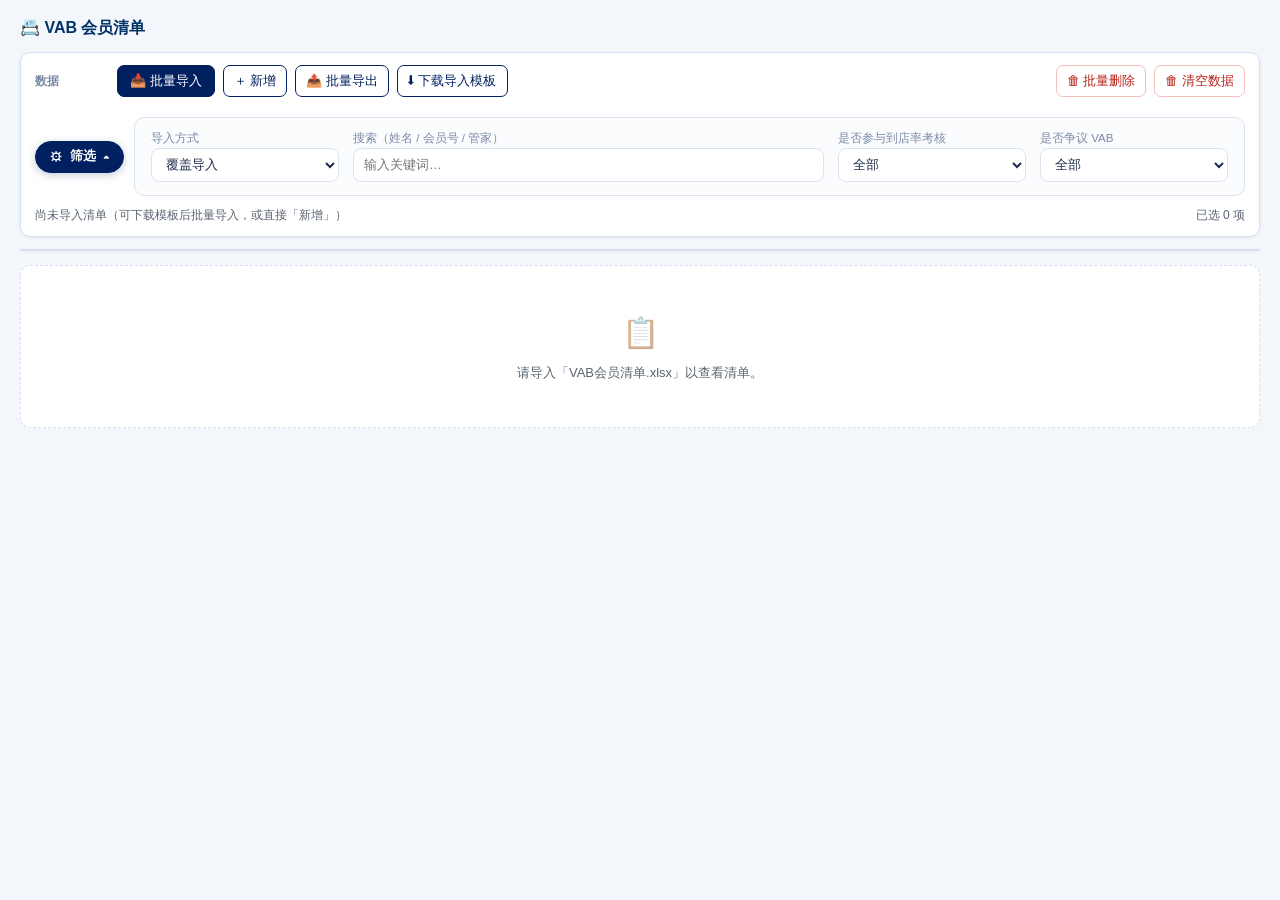
<file: pages/medical-assessment/index.html>
<!DOCTYPE html>
<html lang="zh-CN">
<head>
<meta charset="UTF-8" />
<meta name="viewport" content="width=device-width, initial-scale=1.0" />
<title>医管考核数据统计</title>
<style>
  :root{
    --navy:#002060;
    --navy-900:#003366;
    --navy-700:#0a4ea3;
    --navy-500:#03539f;
    --navy-100:#d6e0f0;
    --navy-50:#f3f6fb;
    --light-blue:#D7EFF9;
    --ink:#0f172a;
    --ink-soft:#5b6472;
    --line:#000000;
    --ok:#0a7d4d;
    --ok-bg:#e6f5ec;
    --no:#b42318;
    --no-bg:#fdecec;
    --shadow-1:0 1px 3px rgba(1,42,94,.07);
    --shadow-2:0 4px 14px rgba(1,42,94,.18);
    --font:-apple-system,BlinkMacSystemFont,"Segoe UI","PingFang SC","Microsoft YaHei","Hiragino Sans GB",Helvetica,Arial,sans-serif;
  }
  *{box-sizing:border-box;}
  body{
    margin:0;font-family:var(--font);color:var(--ink);
    background:var(--navy-50);font-size:14px;line-height:1.5;
  }
  .wrap{max-width:1320px;margin:0 auto;padding:16px 20px 40px;}
  /* 2026-11-05：移除页首深蓝横幅（.topbar）—— 壳层已有页签与标题，子页不再重复 */

  /* 二级子功能面板：同一页面内按 mod 切换（由父框架 postMessage 控制） */
  .mod-panel{display:none;}
  .mod-panel.active{display:block;animation:panelIn .22s ease-out;}
  @keyframes panelIn{from{opacity:0;transform:translateY(4px);}to{opacity:1;transform:none;}}

  .panel-head{display:flex;flex-direction:column;align-items:flex-start;gap:3px;margin-bottom:12px;}
  .panel-head h2{font-size:16px;margin:0;color:var(--navy-900);display:flex;align-items:center;gap:8px;}
  .panel-head .desc{color:var(--ink-soft);font-size:12.5px;line-height:1.6;}
  /* 2026-10-23：全站统一不显示口径/说明性文字（口径说明、统计说明、下钻指引等一律不在界面呈现） */
  .panel-head .desc{display:none;}
  #projDiagBox .note{display:none;}

  .toolbar{
    display:flex;align-items:center;gap:10px;flex-wrap:wrap;
    background:#fff;border:1px solid var(--navy-100);border-radius:10px;
    padding:12px 14px;margin-bottom:12px;box-shadow:var(--shadow-1);
  }
  .toolbar .grp{display:flex;align-items:center;gap:6px;flex-wrap:wrap;}
  .toolbar .gl{font-size:12.5px;color:var(--ink-soft);}
  .toolbar label.fbtn{
    display:inline-flex;align-items:center;gap:6px;cursor:pointer;
    background:var(--navy);color:#fff;border-radius:7px;padding:6px 12px;font-size:13px;
    border:1px solid var(--navy);transition:.15s;height:32px;
  }
  .toolbar label.fbtn:hover{background:var(--navy-700);}
  .toolbar label.fbtn.opt{background:#fff;color:var(--navy);}
  .toolbar label.fbtn.opt:hover{background:var(--navy-50);}
  .toolbar input[type=file]{display:none;}
  .toolbar .hint{color:var(--ink-soft);font-size:12px;}
  .toolbar select,.toolbar .btn{
    font-family:var(--font);font-size:13px;border:1px solid var(--navy-100);
    border-radius:7px;padding:6px 10px;background:#fff;color:var(--ink);cursor:pointer;height:32px;
  }
  .toolbar .btn{border-color:var(--navy);color:var(--navy);}
  .toolbar .btn:hover{background:var(--navy-50);}
  .toolbar .btn.danger{color:var(--no);border-color:#f3c0bb;}
  .toolbar .btn.danger:hover{background:var(--no-bg);}
  .toolbar select:hover{border-color:var(--navy-500);}
  /* 重点项目多选筛选浮层 */
  .toolbar .proj-filter{position:relative;}
  .toolbar .proj-filter-btn{font-family:var(--font);font-size:13px;border:1px solid var(--navy-100);border-radius:7px;padding:6px 10px;background:#fff;color:var(--ink);cursor:pointer;min-width:84px;text-align:left;height:32px;}
  .toolbar .proj-filter-btn:hover{background:var(--navy-50);}
  .proj-filter-pop{position:absolute;top:calc(100% + 4px);left:0;z-index:60;background:#fff;border:1px solid var(--navy-100);border-radius:8px;box-shadow:0 6px 20px rgba(20,40,80,.14);padding:6px;min-width:180px;max-height:320px;overflow:auto;}
  .proj-filter-pop .pf-row{display:flex;align-items:center;gap:7px;padding:5px 8px;border-radius:6px;cursor:pointer;font-size:13px;white-space:nowrap;}
  .proj-filter-pop .pf-row:hover{background:var(--navy-50);}
  .proj-filter-pop .pf-row input{accent-color:var(--navy);width:15px;height:15px;flex:0 0 auto;}
  .proj-filter-pop .pf-cats{border-top:1px solid var(--navy-100);border-bottom:1px solid var(--navy-100);margin:4px 0;padding:4px 0;}

  .stats{display:flex;gap:14px;flex-wrap:wrap;margin:0 0 12px;}
  .stat{background:#fff;border:1px solid var(--navy-100);border-left:4px solid var(--navy);
    border-radius:10px;padding:10px 16px;min-width:130px;box-shadow:var(--shadow-1);}
  .stat .v{font-size:21px;font-weight:700;color:var(--navy-900);font-variant-numeric:tabular-nums;letter-spacing:.2px;}
  .stat .k{font-size:12px;color:var(--ink-soft);margin-top:1px;}
  .stat.match .v{color:var(--ok);}
  .stat.nomatch .v{color:var(--no);}

  .warn{background:var(--no-bg);border:1px solid #f3c0bb;color:var(--no);
    border-radius:8px;padding:8px 12px;font-size:12.5px;margin-bottom:10px;display:none;}
  .warn.show{display:block;}
  .vab-linked{background:var(--ok-bg);border:1px solid #b7e3c8;color:var(--ok);
    border-radius:8px;padding:8px 12px;font-size:12.5px;margin-bottom:10px;display:none;}
  .vab-linked.show{display:block;}

  .table-scroll{
    background:#fff;border:1px solid var(--navy-100);border-radius:10px;
    max-height:62vh;overflow:auto;box-shadow:var(--shadow-1);
  }
  table.tbl{border-collapse:collapse;width:100%;font-size:13px;}
  table.tbl thead th{
    position:sticky;top:0;background:var(--navy);color:#fff;font-weight:600;
    text-align:left;padding:8px 10px;border:1px solid var(--line);white-space:nowrap;z-index:2;
  }
  table.tbl tbody td{
    padding:6px 10px;border:1px solid var(--line);white-space:nowrap;
  }
  table.tbl tbody tr:nth-child(even){background:var(--navy-50);}
  table.tbl tbody tr:hover{background:var(--light-blue);}
  table.tbl td.num{text-align:left;font-variant-numeric:tabular-nums;}
  /* 必须用 table.tbl td.xxx 形式，避免被 table.tbl td 基础规则覆盖 */
  table.tbl td.match-y{color:var(--ok);font-weight:600;}
  table.tbl td.match-n{color:var(--no);font-weight:600;}
  table.tbl td.match-y.bg{background:var(--ok-bg);}
  table.tbl td.match-n.bg{background:var(--no-bg);}

  .empty{background:#fff;border:1px dashed var(--navy-100);border-radius:10px;
    padding:44px 20px;text-align:center;color:var(--ink-soft);font-size:13px;margin-bottom:10px;}
  .empty::before{content:'📋';display:block;font-size:30px;margin-bottom:8px;opacity:.55;}
  .foot-note{color:var(--ink-soft);font-size:12px;margin-top:8px;}
  /* 可复制列：表头可点击整列复制 */
  th.copyable{cursor:pointer;user-select:none;position:relative;}
  th.copyable:hover{background:var(--navy-700);color:#fff;}
  th.copyable::after{content:'⧉';margin-left:5px;font-size:10px;opacity:.45;}
  th.copyable:hover::after{opacity:.9;}
  th.copyable.copied::after{content:'✓';opacity:1;color:#9fe6bd;}
  /* 表格行内小按钮（诊断等） */
  .btn-mini{padding:2px 8px;font-size:11.5px;line-height:1.5;border-radius:5px;}

  /* VAB 行内操作按钮 */
  table.tbl td.vab-ops{white-space:nowrap;}
  .op{font-family:var(--font);font-size:12px;border:1px solid var(--navy-100);background:#fff;color:var(--navy);
    border-radius:6px;padding:3px 9px;margin-right:4px;cursor:pointer;}
  .op:hover{background:var(--navy-50);}
  .op.danger{color:var(--no);border-color:#f3c0bb;}
  .op.danger:hover{background:var(--no-bg);}
  /* VAB 弹窗 */
  .modal-mask{position:fixed;inset:0;background:rgba(15,23,42,.45);display:none;align-items:center;justify-content:center;z-index:50;backdrop-filter:blur(2px);}
  .modal{background:#fff;border-radius:12px;width:min(460px,92vw);max-height:88vh;overflow:auto;box-shadow:0 12px 40px rgba(0,0,0,.25);animation:popIn .18s ease-out;}
  @keyframes popIn{from{transform:scale(.96) translateY(6px);opacity:0;}to{transform:scale(1) translateY(0);opacity:1;}}
  .modal-head{display:flex;align-items:center;justify-content:space-between;padding:12px 16px;border-bottom:1px solid var(--navy-100);}
  .modal-head span{font-size:15px;font-weight:600;color:var(--navy-900);}
  .modal-x{border:none;background:none;font-size:22px;line-height:1;color:var(--ink-soft);cursor:pointer;padding:0 4px;}
  .modal-x:hover{color:var(--no);}
  .modal-body{padding:14px 16px;display:flex;flex-direction:column;gap:10px;}
  .modal-foot{padding:12px 16px;border-top:1px solid var(--navy-100);display:flex;justify-content:flex-end;gap:8px;}
  .mf{display:flex;flex-direction:column;gap:4px;}
  .mf label{font-size:12.5px;color:var(--ink-soft);}
  .mf input,.mf select{font-family:var(--font);font-size:13.5px;border:1px solid var(--navy-100);border-radius:7px;padding:7px 9px;color:var(--ink);background:#fff;}
  .mf .mv{font-size:14px;color:var(--ink);padding:4px 2px;word-break:break-all;}

  /* 统计表：行可点击 + 命中客户明细弹窗 */
  table.tbl tbody tr.row-click{cursor:pointer;}
  table.tbl tbody tr.row-click:hover{background:var(--navy-50);}
  .stats-detail-head{display:flex;flex-wrap:wrap;gap:10px;margin-bottom:6px;}
  .stats-detail-head .stat{flex:1 1 120px;}
  .tag-ok{display:inline-block;padding:1px 8px;border-radius:10px;background:var(--ok-bg);color:var(--ok);font-size:12px;font-weight:600;}
  .tag-no{display:inline-block;padding:1px 8px;border-radius:10px;background:var(--no-bg);color:var(--no);font-size:12px;font-weight:600;}
  td.muted{color:var(--ink-soft);}
  .muted{color:var(--ink-soft);}
  .detail-subtitle{font-size:13.5px;font-weight:600;color:var(--navy-900);margin:14px 0 6px;padding-left:8px;border-left:3px solid var(--navy-500);}
  .detail-back{margin-bottom:10px;}
  .detail-back .btn{font-size:12.5px;padding:4px 12px;}

  /* 可排序表头 + 搜索框 + 分页器（性能：仅渲染当前页，避免大表卡顿） */
  .toolbar .inp{font-family:var(--font);font-size:13px;border:1px solid var(--navy-100);
    border-radius:7px;padding:6px 10px;background:#fff;color:var(--ink);min-width:190px;}
  table.tbl thead th[data-sort]{cursor:pointer;user-select:none;}  table.tbl thead th[data-sort]:hover{background:var(--navy-700);}
  table.tbl thead th.sorted{background:var(--navy-700);}
  /* 下钻明细弹窗：筛选框 + 合计行（2026-10-21） */
  .detail-filter{flex:1;max-width:260px;height:26px;padding:0 9px;margin-left:10px;border:1px solid var(--navy-100);border-radius:6px;font-family:inherit;font-size:12px;color:var(--ink);background:#fff;}
  .detail-filter:focus{outline:none;border-color:var(--navy-700);box-shadow:0 0 0 2px rgba(10,78,163,.15);}
  table.tbl tr.dsum td{background:var(--navy-100);font-weight:700;border-top:2px solid var(--navy);}
  .detail-pager{display:flex;flex-wrap:wrap;align-items:center;gap:6px;margin:10px 0 4px;font-size:12px;color:var(--ink-soft);}
  .detail-pager .pg-btn{font-family:var(--font);font-size:12px;border:1px solid var(--navy-100);background:#fff;color:var(--navy);
    border-radius:6px;padding:3px 9px;cursor:pointer;min-width:30px;}
  .detail-pager .pg-btn:hover:not([disabled]){background:var(--navy-50);}
  .detail-pager .pg-btn.active{background:var(--navy);color:#fff;border-color:var(--navy);}
  .detail-pager .pg-btn[disabled]{opacity:.4;cursor:not-allowed;}
  .detail-pager .pg-info{margin-left:auto;color:var(--ink-soft);}
  .detail-pager .pg-size{font-family:var(--font);font-size:12px;border:1px solid var(--navy-100);border-radius:6px;padding:3px 6px;background:#fff;color:var(--ink);}
  .detail-pager .pg-ell{padding:0 3px;color:var(--ink-soft);}

  /* 主题化细滚动条（表格区 / 弹窗 / 筛选浮层） */
  .table-scroll::-webkit-scrollbar,.modal::-webkit-scrollbar,.proj-filter-pop::-webkit-scrollbar{width:10px;height:10px;}
  .table-scroll::-webkit-scrollbar-thumb,.modal::-webkit-scrollbar-thumb,.proj-filter-pop::-webkit-scrollbar-thumb{
    background:var(--navy-100);border-radius:5px;border:2px solid #fff;
  }
  .table-scroll::-webkit-scrollbar-thumb:hover,.modal::-webkit-scrollbar-thumb:hover,.proj-filter-pop::-webkit-scrollbar-thumb:hover{background:#b9c8e2;}
  .table-scroll::-webkit-scrollbar-track,.modal::-webkit-scrollbar-track,.proj-filter-pop::-webkit-scrollbar-track{background:transparent;}
  .table-scroll::-webkit-scrollbar-corner{background:transparent;}

  /* 键盘可达性：清晰焦点环 */
  .toolbar .btn:focus-visible,.toolbar select:focus-visible,.toolbar .inp:focus-visible,
  .toolbar .proj-filter-btn:focus-visible,.detail-pager .pg-btn:focus-visible,.op:focus-visible{
    outline:2px solid var(--navy-700);outline-offset:1px;
  }
  label.fbtn:focus-within{outline:2px solid var(--navy-700);outline-offset:1px;}

  /* 手机端兜底（此前无任何 @media；筛选区响应式由 shared/filterbar.css 提供） */
  @media (max-width:640px){
    .wrap{padding:10px 10px 40px;}
    .toolbar{padding:10px 12px;gap:8px;}
  }
</style>
<link rel="stylesheet" href="/shared/filterbar.css?v=20261106c">
<link rel="manifest" href="/manifest.json">
<meta name="theme-color" content="#123c73">
<link rel="apple-touch-icon" href="/icons/icon-192.png">
<meta name="apple-mobile-web-app-capable" content="yes">
<meta name="mobile-web-app-capable" content="yes">
<meta name="apple-mobile-web-app-status-bar-style" content="black-translucent">
<meta name="apple-mobile-web-app-title" content="海蓓医管">
<script>if('serviceWorker' in navigator){ window.addEventListener('load', function(){ navigator.serviceWorker.register('/sw.js').catch(function(){}); }); }</script>
</head>
<body>
  <div class="wrap">

    <!-- ============ 面板 1：VAB 会员清单 ============ -->
    <section class="mod-panel" data-mod="vab">
      <div class="panel-head">
        <h2>📇 VAB 会员清单</h2>
        <span class="desc">导入 VAB 会员清单（考核花名册），作为收退款 / 收费明细的匹配基准（会员号 / 姓名 → 管家 / 医生 / 是否参与到店率考核）。</span>
      </div>
      <div class="toolbar">
        <div class="dataseg">
          <span class="seg-label">数据</span>
          <label class="fbtn">📥 批量导入
            <input type="file" id="fileVab" accept=".xlsx,.xls" />
          </label>
          <button type="button" class="btn" id="vabAdd">＋ 新增</button>
          <button type="button" class="btn" id="vabExport">📤 批量导出</button>
          <button type="button" class="btn" id="vabTemplate">⬇ 下载导入模板</button>
          <span class="push"></span>
          <button type="button" class="btn danger" id="vabBatchDel" disabled>🗑 批量删除</button>
          <button type="button" class="btn danger" id="vabClearAll">🗑 清空数据</button>
        </div>
        <div class="fbar">
          <button type="button" class="ftoggle" data-fbar="vab"><span>⚙</span><span>筛选</span><span class="ft-caret">▴</span></button>
          <div class="fbody">
            <span class="fitem"><span class="flabel">导入方式</span>
              <select id="vabImportMode" class="fctl">
                <option value="replace">覆盖导入</option>
                <option value="append">追加导入</option>
              </select>
            </span>
            <span class="fitem span2"><span class="flabel">搜索（姓名 / 会员号 / 管家）</span>
              <input type="text" id="vabSearch" class="fctl" placeholder="输入关键词…" />
            </span>
            <span class="fitem"><span class="flabel">是否参与到店率考核</span>
              <select id="vabKaohe" class="fctl">
                <option value="all">全部</option>
                <option value="是">仅参加考核</option>
                <option value="否">不参加考核</option>
              </select>
            </span>
            <span class="fitem"><span class="flabel">是否争议 VAB</span>
              <select id="vabDispute" class="fctl">
                <option value="all">全部</option>
                <option value="是">仅争议VAB</option>
                <option value="否">仅非争议VAB</option>
              </select>
            </span>
          </div>
        </div>
        <div class="dataseg" style="margin-bottom:0;">
          <span class="hint" id="vabHint">尚未导入清单（可下载模板后批量导入，或直接「新增」）</span>
          <span class="push"></span>
          <span class="hint" id="vabSelHint">已选 0 项</span>
        </div>
      </div>
      <div class="stats" id="vabStats" style="display:none;">
        <div class="stat"><div class="v" id="vabTotal">0</div><div class="k">清单人数</div></div>
      </div>
      <div class="table-scroll">
        <table class="tbl" id="vabTable"><thead></thead><tbody></tbody></table>
      </div>
      <div class="detail-pager" id="vabPager"></div>
      <div class="empty" id="vabEmpty">请导入「VAB会员清单.xlsx」以查看清单。</div>
    </section>

    <!-- ============ 面板 2：领健数据 ============ -->
    <section class="mod-panel" data-mod="order">
      <div class="panel-head">
        <h2>💰 领健数据</h2>
        <span class="desc">导入订单项目收退款表-明细；按会员号直接匹配 VAB 会员清单（由「VAB 会员清单」面板统一管理，无需重复导出），补全管家 / 医生 / 是否参与到店率考核，未匹配行已标注。</span>
      </div>
      <div class="toolbar">
        <div class="dataseg">
          <span class="seg-label">数据</span>
          <label class="fbtn">📥 导入收退款明细
            <input type="file" id="fileOrder" accept=".xlsx,.xls" />
          </label>
          <span class="fitem" style="flex-direction:row;align-items:center;gap:6px;"><span class="flabel" style="width:auto;">导入方式</span>
            <select id="orderImportMode" class="fctl" style="width:auto;">
              <option value="replace">覆盖导入</option>
              <option value="append">追加导入</option>
            </select>
          </span>
          <span class="push"></span>
          <button class="btn" id="orderExport" disabled>📤 导出 Excel</button>
          <button class="btn danger" id="orderClear">🗑 清空明细</button>
        </div>
        <div class="fbar">
          <button type="button" class="ftoggle" data-fbar="order"><span>⚙</span><span>筛选</span><span class="ft-caret">▴</span></button>
          <div class="fbody">
            <span class="fitem"><span class="flabel">匹配状态</span>
              <select id="orderFilter" class="fctl">
                <option value="all">全部</option>
                <option value="y">仅匹配</option>
                <option value="n">仅未匹配</option>
              </select>
            </span>
            <span class="fitem proj-filter"><span class="flabel">月份（多选）</span>
              <button type="button" class="proj-filter-btn" id="orderMonthBtn">全部月份</button>
              <div class="proj-filter-pop" id="orderMonthPop" style="display:none;">
                <label class="pf-row"><input type="checkbox" class="pf-cb" data-v="__all__" /> 全部</label>
                <div class="pf-cats" id="orderMonthCats"></div>
              </div>
            </span>
            <span class="fitem"><span class="flabel">VAB 争议</span>
              <select id="orderDispute" class="fctl">
                <option value="all">全部</option>
                <option value="是">仅争议VAB</option>
                <option value="否">仅非争议VAB</option>
              </select>
            </span>
            <span class="fitem proj-filter"><span class="flabel">重点项目（多选）</span>
              <button type="button" class="proj-filter-btn" id="orderProjBtn">全部</button>
              <div class="proj-filter-pop" id="orderProjPop" style="display:none;">
                <label class="pf-row"><input type="checkbox" class="pf-cb" data-v="__all__" /> 全部</label>
                <div class="pf-cats" id="orderProjCats"></div>
                <label class="pf-row"><input type="checkbox" class="pf-cb" data-v="none" /> 仅未匹配</label>
              </div>
            </span>
            <span class="fitem span2"><span class="flabel">搜索（会员号 / 姓名 / 管家 / 品项 / 重点项目）</span>
              <input type="text" id="orderSearch" class="fctl" placeholder="输入关键词…" />
            </span>
          </div>
        </div>
      </div>
      <div class="warn" id="orderWarn">尚未导入 VAB 会员清单，请先在「VAB 会员清单」面板导入（数据自动共享，无需重复导出）。</div>
      <div class="stats" id="orderStats" style="display:none;">
        <div class="stat"><div class="v" id="orderTotal">0</div><div class="k">明细行数</div></div>
        <div class="stat match"><div class="v" id="orderMatched">0</div><div class="k">匹配 VAB</div></div>
        <div class="stat nomatch"><div class="v" id="orderRate">0%</div><div class="k">匹配率</div></div>
      </div>
      <div class="table-scroll">
        <table class="tbl" id="orderTable"><thead></thead><tbody></tbody></table>
      </div>
      <div class="detail-pager" id="orderPager"></div>
      <div class="empty" id="orderEmpty">请导入「订单项目收退款表-明细」Excel 以生成报表。</div>
      <div class="foot-note" id="orderNote"></div>
    </section>

    <!-- ============ 面板 3：ABC数据 ============ -->
    <section class="mod-panel" data-mod="charge">
      <div class="panel-head">
        <h2>🧾 ABC数据</h2>
        <span class="desc">导入收费明细；按患者姓名直接匹配 VAB 会员清单（由「VAB 会员清单」面板统一管理，无需重复导出），（姓名 → 会员号 / 管家 / 医生 / 是否参与到店率考核），未匹配行已标注。</span>
      </div>
      <div class="toolbar">
        <div class="dataseg">
          <span class="seg-label">数据</span>
          <label class="fbtn">📥 导入收费明细
            <input type="file" id="fileCharge" accept=".xlsx,.xls" />
          </label>
          <span class="fitem" style="flex-direction:row;align-items:center;gap:6px;"><span class="flabel" style="width:auto;">导入方式</span>
            <select id="chargeImportMode" class="fctl" style="width:auto;">
              <option value="replace">覆盖导入</option>
              <option value="append">追加导入</option>
            </select>
          </span>
          <span class="push"></span>
          <button class="btn" id="chargeExport" disabled>📤 导出 Excel</button>
          <button class="btn danger" id="chargeClear">🗑 清空明细</button>
        </div>
        <div class="fbar">
          <button type="button" class="ftoggle" data-fbar="charge"><span>⚙</span><span>筛选</span><span class="ft-caret">▴</span></button>
          <div class="fbody">
            <span class="fitem"><span class="flabel">匹配状态</span>
              <select id="chargeFilter" class="fctl">
                <option value="all">全部</option>
                <option value="y">仅匹配</option>
                <option value="n">仅未匹配</option>
              </select>
            </span>
            <span class="fitem proj-filter"><span class="flabel">月份（多选）</span>
              <button type="button" class="proj-filter-btn" id="chargeMonthBtn">全部月份</button>
              <div class="proj-filter-pop" id="chargeMonthPop" style="display:none;">
                <label class="pf-row"><input type="checkbox" class="pf-cb" data-v="__all__" /> 全部</label>
                <div class="pf-cats" id="chargeMonthCats"></div>
              </div>
            </span>
            <span class="fitem"><span class="flabel">VAB 争议</span>
              <select id="chargeDispute" class="fctl">
                <option value="all">全部</option>
                <option value="是">仅争议VAB</option>
                <option value="否">仅非争议VAB</option>
              </select>
            </span>
            <span class="fitem proj-filter"><span class="flabel">重点项目（多选）</span>
              <button type="button" class="proj-filter-btn" id="chargeProjBtn">全部</button>
              <div class="proj-filter-pop" id="chargeProjPop" style="display:none;">
                <label class="pf-row"><input type="checkbox" class="pf-cb" data-v="__all__" /> 全部</label>
                <div class="pf-cats" id="chargeProjCats"></div>
                <label class="pf-row"><input type="checkbox" class="pf-cb" data-v="none" /> 仅未匹配</label>
              </div>
            </span>
            <span class="fitem span2"><span class="flabel">搜索（会员号 / 姓名 / 管家 / 项目 / 重点项目）</span>
              <input type="text" id="chargeSearch" class="fctl" placeholder="输入关键词…" />
            </span>
          </div>
        </div>
      </div>
      <div class="warn" id="chargeWarn">尚未导入 VAB 会员清单，请先在「VAB 会员清单」面板导入（数据自动共享，无需重复导出）。</div>
      <div class="stats" id="chargeStats" style="display:none;">
        <div class="stat"><div class="v" id="chargeTotal">0</div><div class="k">明细行数</div></div>
        <div class="stat match"><div class="v" id="chargeMatched">0</div><div class="k">匹配 VAB</div></div>
        <div class="stat nomatch"><div class="v" id="chargeRate">0%</div><div class="k">匹配率</div></div>
      </div>
      <div class="table-scroll">
        <table class="tbl" id="chargeTable"><thead></thead><tbody></tbody></table>
      </div>
      <div class="detail-pager" id="chargePager"></div>
      <div class="empty" id="chargeEmpty">请导入「收费明细」Excel 以生成报表。</div>
      <div class="foot-note" id="chargeNote"></div>
    </section>

    <!-- ============ 面板 4：统计表（二级功能：管家/医生维度会员到店率） ============ -->
    <section class="mod-panel" data-mod="stats">
      <div class="panel-head">
        <h2>📊 到店率统计</h2>
        <span class="desc">会员到店率统计：按管家 / 医生维度，统计 VAB 会员户主数（去重）与指定月份的「月到店会员数（户主去重）」，自动计算到店率。数据更新或刷新页面后自动重算，无需重复导入。</span>
      </div>
      <div class="stats" id="statsKpi" style="margin-bottom:12px;"></div>
      <div class="toolbar">
        <div class="dataseg">
          <span class="seg-label">导出</span>
          <span class="push"></span>
          <button class="btn" id="statsExport" disabled>📤 导出 Excel</button>
        </div>
        <div class="fbar">
          <button type="button" class="ftoggle" data-fbar="stats"><span>⚙</span><span>筛选</span><span class="ft-caret">▴</span></button>
          <div class="fbody">
            <span class="fitem"><span class="flabel">统计维度</span>
              <select id="statsDim" class="fctl">
                <option value="manager">管家维度</option>
                <option value="doctor">医生维度</option>
              </select>
            </span>
            <span class="fitem"><span class="flabel">统计月份</span>
              <select id="statsMonth" class="fctl"><option value="">请选择月份</option></select>
            </span>
            <span class="fitem"><span class="flabel">VAB 争议</span>
              <select id="statsDispute" class="fctl">
                <option value="all">全部</option>
                <option value="是">仅争议VAB</option>
                <option value="否">仅非争议VAB</option>
              </select>
            </span>
          </div>
        </div>
      </div>
      <div class="table-scroll">
        <table class="tbl" id="statsTable"><thead></thead><tbody></tbody></table>
      </div>
      <div class="empty" id="statsEmpty">请先导入 VAB 会员清单 / 收退款明细 / 收费明细，统计表将自动生成。</div>
      <div class="foot-note" id="statsNote"></div>
    </section>

    <!-- ============ 面板 5：累计消费统计 ============ -->
    <section class="mod-panel" data-mod="consumption">
      <div class="panel-head">
        <h2>💳 累计消费统计</h2>
        <span class="desc">按管家 / 医生维度，汇总 VAB 会员在指定月份的累计消费：收退款「现款支付金额」、退款金额，以及收费明细金额，自动计算净消费（现款支付 − 退款 + 收费）。数据更新或刷新页面后自动重算。<b style="color:var(--navy-700);">点击任意维度行可查看该维度下的会员消费汇总，再点击某会员可展开其逐笔明细。</b></span>
      </div>
      <div class="toolbar">
        <div class="dataseg">
          <span class="seg-label">导出</span>
          <span class="push"></span>
          <button class="btn" id="consExport" disabled>📤 导出 Excel</button>
        </div>
        <div class="fbar">
          <button type="button" class="ftoggle" data-fbar="cons"><span>⚙</span><span>筛选</span><span class="ft-caret">▴</span></button>
          <div class="fbody">
            <span class="fitem"><span class="flabel">统计维度</span>
              <select id="consDim" class="fctl">
                <option value="manager">管家维度</option>
                <option value="doctor">医生维度</option>
              </select>
            </span>
            <span class="fitem"><span class="flabel">统计月份</span>
              <select id="consMonth" class="fctl"><option value="">全部月份</option></select>
            </span>
            <span class="fitem"><span class="flabel">VAB 争议</span>
              <select id="consDispute" class="fctl">
                <option value="all">全部</option>
                <option value="是">仅争议VAB</option>
                <option value="否">仅非争议VAB</option>
              </select>
            </span>
          </div>
        </div>
      </div>
      <div class="table-scroll">
        <table class="tbl" id="consTable"><thead></thead><tbody></tbody></table>
      </div>
      <div class="empty" id="consEmpty">请先导入 VAB 会员清单 / 收退款明细 / 收费明细，累计消费统计将自动生成。</div>
      <div class="foot-note" id="consNote"></div>
    </section>

    <!-- ============ 面板 6：重点项目达成情况统计 ============ -->
    <section class="mod-panel" data-mod="projects">
      <div class="panel-head">
        <h2>🎯 重点项目达成情况统计</h2>
        <span class="desc">按管家 / 医生维度考核 12 个重点项目类别的普及率达成：覆盖率 = 考核窗口内该类别有消费的会员户主数 ÷ 该维度会员户主总数；季度考核倒推 3 个月、半年倒推 6 个月、年度倒推 12 个月（以所选「考核基准月」为终点，含基准月）；覆盖率 ≥ 普及率目标 即达成。<b style="color:var(--navy-700);">点击任意列标题可复制该整列数据</b>（仅数据，不含列名）。</span>
      </div>
      <div class="toolbar">
        <div class="dataseg">
          <span class="seg-label">项目映射</span>
          <label class="fbtn">📥 导入项目分类映射
            <input type="file" id="fileProjMap" accept=".xlsx,.xls,.csv" />
          </label>
          <button type="button" class="btn" id="projExportMap">📤 导出项目分类映射</button>
          <button type="button" class="btn danger" id="projClearMap">🗑 清除映射</button>
          <span class="push"></span>
          <button type="button" class="btn" id="projDiagBtn" title="输入客户姓名/会员号，排查其为何未（或已）纳入重点项目统计">🔍 排查客户</button>
          <button class="btn" id="projExport" disabled>📤 导出 Excel</button>
        </div>
        <div class="fbar">
          <button type="button" class="ftoggle" data-fbar="proj"><span>⚙</span><span>筛选</span><span class="ft-caret">▴</span></button>
          <div class="fbody">
            <span class="fitem"><span class="flabel">统计维度</span>
              <select id="projDim" class="fctl">
                <option value="manager">管家维度</option>
                <option value="doctor">医生维度</option>
              </select>
            </span>
            <span class="fitem"><span class="flabel">考核基准月</span>
              <select id="projMonth" class="fctl"><option value="">全部时间</option></select>
            </span>
            <span class="fitem"><span class="flabel">VAB 争议</span>
              <select id="projDispute" class="fctl" title="按是否争议VAB筛选">
                <option value="all">全部</option>
                <option value="是">仅争议VAB</option>
                <option value="否">仅非争议VAB</option>
              </select>
            </span>
            <span class="fitem"><span class="flabel">管家</span>
              <select id="projFManager" class="fctl" title="按管家名称筛选"><option value="">全部</option></select>
            </span>
            <span class="fitem"><span class="flabel">医生</span>
              <select id="projFDoctor" class="fctl" title="按医生名称筛选"><option value="">全部</option></select>
            </span>
            <span class="fitem"><span class="flabel">项目</span>
              <select id="projFProject" class="fctl" title="按项目名称筛选"><option value="">全部</option></select>
            </span>
            <span class="fitem span2"><span class="flabel">筛选选项</span>
              <label style="display:inline-flex;align-items:center;gap:6px;font-size:12.5px;color:var(--ink-soft);cursor:pointer;padding:5px 0;">
                <input type="checkbox" id="projOnlyHit" style="accent-color:var(--navy);width:15px;height:15px;flex:0 0 auto;" />
                仅显示命中（默认显示全部项目，未命中显示 0）
              </label>
            </span>
          </div>
        </div>
      </div>
      <div id="projDiagBox" style="display:none;margin-bottom:12px;"></div>
      <div class="vab-linked" id="projWarn"></div>
      <div class="table-scroll">
        <table class="tbl" id="projTable"><thead></thead><tbody></tbody></table>
      </div>
      <div class="empty" id="projEmpty">请先导入 VAB 会员清单 / 收退款明细，并在上方「导入项目分类映射」上传 Sheet2 项目名→大类映射（未上传时将以收退款「品项一级分类」作为类别）。</div>
      <div class="foot-note" id="projNote"></div>
    </section>

    <!-- ============ VAB 会员 增/改/查 弹窗 ============ -->
    <div class="modal-mask" id="vabModal" style="display:none;">
      <div class="modal">
        <div class="modal-head">
          <span id="vabModalTitle">VAB 会员</span>
          <button type="button" class="modal-x" id="vabModalClose" aria-label="关闭">×</button>
        </div>
        <div class="modal-body" id="vabModalBody"></div>
        <div class="modal-foot" id="vabModalFoot"></div>
      </div>
    </div>

    <!-- ============ 统计表：命中客户明细 弹窗 ============ -->
    <div class="modal-mask" id="statsDetailModal" style="display:none;">
      <div class="modal" style="width:min(760px,94vw);">
        <div class="modal-head">
          <span id="statsDetailTitle">命中的客户明细</span>
          <input type="text" id="statsDetailFilter" class="detail-filter" placeholder="筛选：姓名/会员号/品项/日期…" style="display:none;">
          <button type="button" class="modal-x" id="statsDetailClose" aria-label="关闭">×</button>
        </div>
        <div class="modal-body" id="statsDetailBody"></div>
        <div class="modal-foot" id="statsDetailFoot"></div>
      </div>
    </div>
  </div>

  <script src="assets/vendor/xlsx.full.min.js"></script>
  <script>
  'use strict';

  /* ---------- 全局状态（同一 iframe 内跨面板共享） ---------- */
  const App = {
    vab: [],
    vabByNum: new Map(),     // 规范化会员号 -> VAB 行
    vabByNameExact: new Map(), // 原始姓名(trim) -> VAB 行
    vabByNameNorm: new Map(),  // 规范化姓名 -> VAB 行
    lastOrder: null,         // 已解析的收退款明细（用于 VAB 重导入后重渲染）
    lastCharge: null,
    vabLoaded: false,
    vabRev: 0,               // 数据版本号：VAB 变更时自增，用于缓存失效
    orderRev: 0,             // 收退款明细版本号
    chargeRev: 0,            // 收费明细版本号
  };

  /* ---------- 视图状态：筛选 / 排序 / 分页（性能：仅渲染当前页，避免大表卡顿） ---------- */
  const DEFAULT_PAGE_SIZE = 200;
  const viewState = {
    vab:    { search:'', kaohe:'all', dispute:'all', sortKey:null, sortDir:1, page:1, pageSize:DEFAULT_PAGE_SIZE },
    order:  { search:'', filter:'all', month:[], projFilter:[], dispute:'all', sortKey:null, sortDir:1, page:1, pageSize:DEFAULT_PAGE_SIZE },
    charge: { search:'', filter:'all', month:[], projFilter:[], dispute:'all', sortKey:null, sortDir:1, page:1, pageSize:DEFAULT_PAGE_SIZE },
  };
  const filteredCount = { vab:0, order:0, charge:0 };
  const vabSelSet = new Set();    // VAB 批量删除：已勾选的 _id 集合

  // 统计表状态（维度 + 统计月份 + 导出缓存）
  let statsDim = 'manager';                // 'manager'（管家维度）| 'doctor'（医生维度）
  let statsMonth = '';                     // 统计月份（随数据动态填充，默认取最新月）
  // 渲染结果缓存，供导出复用：cols/rows = 统计表；detail = 下钻明细（维度 → 户主 → 逐笔记录）
  let _statsCache = { cols:[], rows:[], detail:[], meta:{ dimLabel:'', month:'', dispute:'all', overallRate:'—' } };
  let _statsRows = [];                     // 当前统计表行（含 _house/_visit 集合），供点击查看明细

  // 「是否争议VAB」筛选：'all'（全部）| '是'（仅争议）| '否'（仅非争议）
  // 三个统计（到店率 / 累计消费 / 重点项目）共用该口径：对 VAB 会员户主集合按此过滤，
  // 争议会员的收退款/收费明细同样按此标记（见 parseOrder/parseCharge 回填）。
  let statsDispute = 'all';
  let consDispute  = 'all';
  let projDispute  = 'all';

  // 判定某 VAB 行是否命中「是否争议VAB」筛选；sel='all' 时恒 true。
  function disputeHit(row, sel){
    if(sel !== '是' && sel !== '否') return true;
    return String(row && row.是否争议VAB || '').trim() === sel;
  }

  function debounce(fn, ms){
    let t;
    return function(){ const a=arguments, c=this; clearTimeout(t); t=setTimeout(()=>fn.apply(c,a), ms); };
  }
  function isNumericStr(s){
    const x = String(s==null?'':s).trim();
    return x!=='' && /^\-?\d+(\.\d+)?$/.test(x);
  }
  // 金额解析：去掉货币符号 / 千分位 / 括号备注，转数字（解析失败记 0）
  function toNum(v){
    if(v==null||v==='') return 0;
    const s = String(v).replace(/[¥￥,\s]/g,'').replace(/[（(][^)）]*[)）]/g,'');
    const n = parseFloat(s);
    return isNaN(n) ? 0 : n;
  }
  // 懒缓存搜索串：每行只拼接一次，避免每次按键重建大字符串
  function hayVab(r){
    if(r._hay==null){
      r._hay = [r.户主,r.会员姓名,r.会员号,r.性别,r.年龄,r.来源,r.开发人,r.主诊医生,r.管家,r.是否争议VAB,r.是否参与到店率考核]
        .map(x=>String(x==null?'':x).toLowerCase()).join(' ');
    }
    return r._hay;
  }
  function hayBiz(r){
    if(r._hayBiz==null){
      r._hayBiz = Object.keys(r).map(k=>String(r[k]==null?'':r[k])).join(' ').toLowerCase();
    }
    return r._hayBiz;
  }
  function filterVab(list, st){
    const q = st.search.trim().toLowerCase();
    return list.filter(r=>{
      if(st.kaohe!=='all' && String(r.是否参与到店率考核)!==st.kaohe) return false;
      if(st.dispute!=='all' && !disputeHit(r, st.dispute)) return false;
      if(q && !hayVab(r).includes(q)) return false;
      return true;
    });
  }
  function filterBiz(list, st){
    const q = st.search.trim().toLowerCase();
    return list.filter(r=>{
      if(st.dispute!=='all' && !disputeHit(r, st.dispute)) return false;   // 是否争议VAB筛选
      if(st.filter!=='all'){
        const isM = r.匹配==='匹配';
        if(st.filter==='y' && !isM) return false;
        if(st.filter==='n' && isM) return false;
      }
      // 按月份筛选（支持多选并集：st.month 为数组，命中任一选中月份即保留；空数组=不限）
      if(Array.isArray(st.month) && st.month.length && !st.month.includes(r.月份)) return false;
      // 兼容旧数据：月份仍为字符串时按单值处理
      if(!Array.isArray(st.month) && st.month && r.月份!==st.month) return false;
      if(st.projFilter && st.projFilter.length){   // 独立筛选项目类别（支持多选并集 + 一条记录多标签）
        const projArr = Array.isArray(r.重点项目) ? r.重点项目 : (r.重点项目 ? [r.重点项目] : []);
        const wantNone = st.projFilter.includes('none');
        const wantCats = st.projFilter.filter(x=>x!=='none');
        let ok = false;
        if(wantCats.length && projArr.some(c=>wantCats.includes(c))) ok = true;  // 命中任一选中类别
        if(wantNone && projArr.length===0) ok = true;                            // 仅未匹配
        if(!ok) return false;
      }
      if(q && !hayBiz(r).includes(q)) return false;
      return true;
    });
  }
  // 复用一个 Intl.Collator 做中文比较（比每次 String.localeCompare 快很多）
  const collator = (typeof Intl!=='undefined' && typeof Intl.Collator==='function')
    ? new Intl.Collator('zh-Hans-CN') : null;
  function applySort(list, key, dir){
    if(!key || !list || !list.length) return list;
    // 预先取出排序键，避免比较时反复 String()/trim()
    const arr = list.map(r=>{ const v = r[key]==null?'':r[key]; return {r, k:String(v).trim()}; });
    arr.sort((a,b)=>{
      const an = isNumericStr(a.k), bn = isNumericStr(b.k);
      if(an && bn) return (Number(a.k)-Number(b.k)) * dir;
      if(!an && !bn){
        const c = collator ? collator.compare(a.k, b.k) : a.k.localeCompare(b.k, 'zh-Hans-CN');
        return c * dir;
      }
      return (an ? -1 : 1) * dir; // 数字优先于文本
    });
    return arr.map(x=>x.r);
  }
  function sortTh(c, st){
    const isSorted = st.sortKey===c.k;
    const arrow = isSorted ? (st.sortDir>0 ? ' ▲' : ' ▼') : '';
    const cls = 'data-sort' + (isSorted ? ' sorted' : '');
    return '<th class="'+cls+'" data-key="'+esc(c.k)+'">'+esc(c.t)+arrow+'</th>';
  }
  function pagerWindow(cur, count){
    const max = 7;
    if(count<=max) return Array.from({length:count},(_,i)=>i+1);
    let start = Math.max(1, cur-Math.floor(max/2));
    let end = Math.min(count, start+max-1);
    start = Math.max(1, end-max+1);
    return Array.from({length:end-start+1},(_,i)=>start+i);
  }
  function renderPager(mod){
    const st = viewState[mod];
    const total = filteredCount[mod];
    const pager = document.getElementById(mod+'Pager');
    if(!pager) return;
    const pageCount = Math.max(1, Math.ceil(total/st.pageSize));
    if(st.page>pageCount) st.page = pageCount;
    if(total===0){ pager.innerHTML=''; return; }
    let html = '';
    html += '<button class="pg-btn" data-pg="first"'+ (st.page<=1?' disabled':'') +'>«</button>';
    html += '<button class="pg-btn" data-pg="prev"'+ (st.page<=1?' disabled':'') +'>‹</button>';
    const win = pagerWindow(st.page, pageCount);
    if(win[0]>1) html += '<span class="pg-ell">…</span>';
    win.forEach(p=>{
      html += '<button class="pg-btn'+(p===st.page?' active':'')+'" data-pg="'+p+'">'+p+'</button>';
    });
    if(win[win.length-1]<pageCount) html += '<span class="pg-ell">…</span>';
    html += '<button class="pg-btn" data-pg="next"'+ (st.page>=pageCount?' disabled':'') +'>›</button>';
    html += '<button class="pg-btn" data-pg="last"'+ (st.page>=pageCount?' disabled':'') +'>»</button>';
    html += '<span class="pg-info">共 '+total+' 条 · 第 '+st.page+'/'+pageCount+' 页</span>';
    html += '<select class="pg-size" data-pg="size">'
      + '<option value="50"'+(st.pageSize===50?' selected':'')+'>50/页</option>'
      + '<option value="100"'+(st.pageSize===100?' selected':'')+'>100/页</option>'
      + '<option value="200"'+(st.pageSize===200?' selected':'')+'>200/页</option>'
      + '<option value="500"'+(st.pageSize===500?' selected':'')+'>500/页</option>'
      + '</select>';
    pager.innerHTML = html;
  }
  function render(mod){
    if(mod==='vab'){ renderVab(); return; }
    if(mod==='order'){ if(App.lastOrder) renderBusiness('order', App.lastOrder); return; }
    if(mod==='charge'){ if(App.lastCharge) renderBusiness('charge', App.lastCharge); return; }
  }

  /* ---------- 缓存的「筛选+排序」工作集：仅数据/筛选/排序变化时重算，翻页只切片 ---------- */
  const _work = { vab:{sig:'',rows:[]}, order:{sig:'',rows:[]}, charge:{sig:'',rows:[]} };
  function getWork(mod){
    const st = viewState[mod];
    const all = mod==='vab' ? App.vab : (mod==='order' ? App.lastOrder : App.lastCharge);
    if(!all) return [];
    const rev = mod==='vab' ? App.vabRev : (mod==='order' ? App.orderRev : App.chargeRev);
    const sig = [rev, st.search, (mod==='vab'? st.kaohe : st.filter), st.projFilter, st.month, st.dispute, st.sortKey, st.sortDir].join('|');
    const w = _work[mod];
    if(w.sig===sig) return w.rows;            // 命中缓存：翻页/改每页条数不再全表重算
    let rows = mod==='vab' ? filterVab(all, st) : filterBiz(all, st);
    rows = applySort(rows, st.sortKey, st.sortDir);
    w.sig = sig; w.rows = rows;
    return rows;
  }

  /* ---------- 渲染调度：rAF 合并同帧多次重渲染，避免连续触发卡顿 ---------- */
  const _rafQueued = {};
  function scheduleRender(mod){
    const run = ()=>{ _rafQueued[mod]=false; render(mod); };
    if(typeof requestAnimationFrame==='function'){
      if(_rafQueued[mod]) return;            // 同帧已排期，直接合并
      _rafQueued[mod]=true;
      requestAnimationFrame(run);
    } else { run(); }
  }

  /* ---------- 列定义 ---------- */
  const COLS = {
    vab: [
      {k:'户主',t:'户主'},{k:'会员姓名',t:'会员姓名'},{k:'性别',t:'性别'},{k:'年龄',t:'年龄'},
      {k:'来源',t:'来源'},{k:'开发人',t:'开发人'},{k:'主诊医生',t:'主诊医生'},{k:'管家',t:'管家'},
      {k:'是否争议VAB',t:'是否争议VAB'},{k:'是否参与到店率考核',t:'是否参与到店率考核'},{k:'会员号',t:'会员号(唯一标识)'},
    ],
    order: [
      {k:'月份',t:'月份'},{k:'会员号',t:'会员号'},{k:'客户姓名',t:'会员姓名'},{k:'户主',t:'户主'},
      {k:'VAB管家',t:'VAB管家'},{k:'VAB医生',t:'VAB医生'},{k:'是否参与到店率考核',t:'是否参与到店率考核'},{k:'是否争议VAB',t:'是否争议VAB'},
      {k:'现款支付金额',t:'现款支付金额'},{k:'退款金额',t:'退款金额'},
      {k:'品项',t:'品项(分类/名称)'},{k:'重点项目',t:'重点项目'},{k:'匹配',t:'匹配状态'},
    ],
    charge: [
      {k:'月份',t:'月份'},{k:'会员号',t:'会员号(姓名匹配)'},{k:'客户姓名',t:'会员姓名'},{k:'户主',t:'户主'},
      {k:'VAB管家',t:'VAB管家'},{k:'VAB医生',t:'VAB医生'},{k:'是否参与到店率考核',t:'是否参与到店率考核'},{k:'是否争议VAB',t:'是否争议VAB'},
      {k:'药品项目名称',t:'药品/项目名称'},{k:'重点项目',t:'重点项目'},{k:'匹配',t:'匹配状态'},
    ],
  };

  /* ---------- 工具：表头匹配 ---------- */
  function normKey(k){
    return String(k==null?'':k).replace(/\s+/g,'').replace(/（.*?）/g,'').replace(/\(.*?\)/g,'');
  }
  function pick(row, names){
    const keys = Object.keys(row);
    for(const n of names){
      const nn = normKey(n);
      let hit = keys.find(k=>normKey(k)===nn);
      if(hit===undefined) hit = keys.find(k=>{const kk=normKey(k); return kk.includes(nn)||nn.includes(kk);});
      if(hit!==undefined) return row[hit];
    }
    return '';
  }
  function normNum(v){ return String(v==null?'':v).replace(/\s+/g,'').trim(); }
  function normName(n){ return String(n==null?'':n).replace(/（.*?）/g,'').replace(/\(.*?\)/g,'').replace(/\s+/g,''); }

  /* ---------- 工具：序列化日期 -> YYYY-MM ---------- */
  /* 取具体日期（YYYY-MM-DD）；无法解析时返回空串。
     用于订单明细展示「到店/消费具体哪一天」，与 toMonth（仅年月）配套。 */
  function toDate(v){
    if(v==null||v==='') return '';
    let d;
    if(typeof v==='number'){
      const epoch = new Date(1899,11,30);
      d = new Date(epoch.getTime() + Math.round(v*86400000));
    } else {
      const s = String(v).trim()
        .replace(/年|月/g,'-').replace(/日/g,'')
        .replace(/\//g,'-').replace(/\./g,'-');
      // 仅取日期部分（去掉时间），避免 new Date 解析失败
      const m = s.match(/^(\d{4})-(\d{1,2})-(\d{1,2})/);
      if(!m) return '';
      const y=+m[1], mo=+m[2], da=+m[3];
      if(mo<1||mo>12||da<1||da>31) return '';
      return y+'-'+String(mo).padStart(2,'0')+'-'+String(da).padStart(2,'0');
    }
    if(isNaN(d.getTime())) return '';
    return d.getFullYear()+'-'+String(d.getMonth()+1).padStart(2,'0')+'-'+String(d.getDate()).padStart(2,'0');
  }

  function toMonth(v){
    if(v==null||v==='') return '';
    let d;
    if(typeof v==='number'){
      const epoch = new Date(1899,11,30);
      d = new Date(epoch.getTime() + Math.round(v*86400000));
    } else {
      const s = String(v).replace(/-/g,'/').replace(/\..*/,'');
      d = new Date(s);
    }
    if(isNaN(d.getTime())) return String(v);
    const y = d.getFullYear();
    const m = String(d.getMonth()+1).padStart(2,'0');
    return y+'-'+m;
  }

  /* ---------- 文件读取（Web Worker 解析 + 同步降级，避免大文件阻塞主线程） ---------- */
  function syncParse(ab){
    let wb;
    try {
      wb = XLSX.read(ab, {type:'array'});        // 优先按二进制工作簿（.xlsx）解析
    } catch(e){
      // 二进制解析失败：多为 .csv 导出（XLSX.read 对纯文本会报 "Invalid array length"），
      // 回退为文本解析，保证「收费明细/收退款」csv 也能正常导入并持久化
      try {
        let text = (typeof TextDecoder!=='undefined')
          ? new TextDecoder('utf-8').decode(ab)
          : Buffer.from(ab).toString('utf-8');
        if(text.charCodeAt(0)===0xFEFF) text = text.slice(1); // 去 UTF-8 BOM
        wb = XLSX.read(text, {type:'string'});
      } catch(_){ throw e; }
    }
    const ws = wb.Sheets[wb.SheetNames[0]];
    return XLSX.utils.sheet_to_json(ws, {defval:''});
  }
  function workerParse(ab){
    return new Promise((resolve,reject)=>{
      let worker;
      try{
        const xlsxUrl = new URL('assets/vendor/xlsx.full.min.js', location.href).href;
        const src = "self.onmessage=function(ev){try{importScripts(" + JSON.stringify(xlsxUrl) + ");var wb=XLSX.read(ev.data,{type:'array'});var ws=wb.Sheets[wb.SheetNames[0]];var rows=XLSX.utils.sheet_to_json(ws,{defval:''});self.postMessage({ok:true,rows:rows});}catch(e){self.postMessage({ok:false,err:String(e)});}};";
        const blob = new Blob([src], {type:'application/javascript'});
        worker = new Worker(URL.createObjectURL(blob));
      }catch(e){ return reject(e); }
      const to = setTimeout(()=>{ try{worker.terminate();}catch(_){} reject(new Error('解析超时')); }, 20000);
      worker.onmessage = ev=>{
        clearTimeout(to);
        try{worker.terminate();}catch(_){}
        if(ev.data && ev.data.ok) resolve(ev.data.rows);
        else reject(new Error((ev.data && ev.data.err) || 'worker 解析失败'));
      };
      worker.onerror = ()=>{ clearTimeout(to); try{worker.terminate();}catch(_){} reject(new Error('worker 解析错误')); };
      worker.postMessage(ab);
    });
  }
  function readFile(file){
    return new Promise((resolve,reject)=>{
      const reader = new FileReader();
      reader.onload = e=>{
        const ab = e.target.result;
        if(typeof Worker !== 'undefined'){
          // 优先 Worker 解析（不阻塞主线程）；失败则同步降级（兼容 file:// 等环境）
          workerParse(ab).then(resolve).catch(()=>{ try{ resolve(syncParse(ab)); }catch(err){ reject(err); } });
        } else {
          try{ resolve(syncParse(ab)); }catch(err){ reject(err); }
        }
      };
      reader.onerror = ()=>reject(new Error('文件读取失败'));
      reader.readAsArrayBuffer(file);
    });
  }

  /* 表头映射：一次性把候选列名解析为真实列 key，避免逐行正则扫描（大表提速关键） */
  function buildHeaderMap(rows){
    if(!rows || !rows.length) return { get:()=>'' };
    const keys = Object.keys(rows[0]);
    function resolve(names){
      for(const n of names){
        const nn = normKey(n);
        let hit = keys.find(k=>normKey(k)===nn);
        if(hit===undefined) hit = keys.find(k=>{const kk=normKey(k); return kk.includes(nn)||nn.includes(kk);});
        if(hit!==undefined) return hit;
      }
      return '';
    }
    return { resolve, get:(row,names)=>{ const k=resolve(names); return k? row[k] : ''; } };
  }

  /* ---------- VAB 序号 / 持久化 ---------- */
  let _vabSeq = 0;
  const VAB_LS_KEY = 'med_vab_list';
  function newVabId(){ return 'v'+(++_vabSeq); }
  function seedVabSeq(){
    _vabSeq = App.vab.reduce((m,r)=>Math.max(m, parseInt(String(r._id||'v0').replace(/\D/g,''))||0), 0);
  }
  function rebuildVabIndex(){
    App.vabByNum = new Map();
    App.vabByNameExact = new Map();
    App.vabByNameNorm = new Map();
    App.vab.forEach(v=>{
      // 索引一律「保留首个」：同名会员在 VAB 中可能出现多行（不同户主下的同名成员），
      // 若用 set 覆盖会让后出现的行挤掉先出现的行，导致姓名匹配到错误的户主/管家/医生。
      if(v.会员号 && !App.vabByNum.has(v.会员号)) App.vabByNum.set(v.会员号, v);
      if(v.会员姓名){
        if(!App.vabByNameExact.has(v.会员姓名)) App.vabByNameExact.set(v.会员姓名, v);
        const nm = normName(v.会员姓名);
        if(nm && !App.vabByNameNorm.has(nm)) App.vabByNameNorm.set(nm, v);
      }
    });
    App.vabLoaded = App.vab.length>0;
  }
  /* VAB 持久化：localStorage 为主（小快），IndexedDB 为镜像兜底。
     VAB 通常只有几百到几千行，但导入大批量会员时同样可能撑爆 5MB 配额；
     与订单/收费保持一致的双写策略，避免「静默失败 → 刷新后要重新导入」。 */
  const VAB_IDB_KEY = 'vab';
  function persistVab(){
      if(window.__dpFrozen) return;   // 壳层正在恢复备份：冻结旧状态回写
    const has = App.vab && App.vab.length;
    try{
      if(has) localStorage.setItem(VAB_LS_KEY, JSON.stringify(App.vab));
      else localStorage.removeItem(VAB_LS_KEY);
    }catch(e){
      // 配额不足：移除可能残留的旧快照，改由 IndexedDB 承载（恢复时按需回退）
      try{ localStorage.removeItem(VAB_LS_KEY); }catch(_){}
      console.warn('[medassess] VAB 超出 localStorage 配额，已改存 IndexedDB');
    }
    idbSet(VAB_IDB_KEY, has ? App.vab : null).catch(()=>{});
  }
  // 页面加载时从本地缓存恢复（实现「直接展示在页面上 / 免重复导入」）：localStorage 未命中则回退 IndexedDB
  function loadVabFromStorage(){
    let restored = false;
    try{
      const raw = localStorage.getItem(VAB_LS_KEY);
      if(raw){
        const arr = JSON.parse(raw);
        if(Array.isArray(arr) && arr.length){
          App.vab = arr.map(r=>{ if(!r._id) r._id = newVabId(); return r; });
          seedVabSeq();
          rebuildVabIndex();
          renderVab();
          restored = true;
        }
      }
    }catch(e){}
    if(!restored){
      idbGet(VAB_IDB_KEY).then(arr=>{
        if(!Array.isArray(arr) || !arr.length) return;
        App.vab = arr.map(r=>{ if(!r._id) r._id = newVabId(); return r; });
        seedVabSeq();
        rebuildVabIndex();
        App.vabRev++;
        renderVab();
        refreshStats();
        persistVab();          // 回写 localStorage（VAB 体量小），下次打开走同步路径，不必再等 IDB
      }).catch(()=>{});
    }
  }

  /* ---------- 收退款 / 收费明细 持久化（仿 VAB：刷新免重导，主动清空仍可清除） ----------
     存储策略：localStorage 优先（同步、快）；但业务明细动辄数万行，JSON 序列化后常超出
     localStorage 约 5MB 配额（QuotaExceededError 会被 try/catch 静默吞掉，表现为「刷新后需重新导入」）。
     因此写入时同时镜像到 IndexedDB（配额远大于 localStorage），恢复时 localStorage 未命中则回退 IndexedDB。 */
  const ORDER_LS_KEY  = 'med_order_list';
  const CHARGE_LS_KEY = 'med_charge_list';
  const ORDER_IDB_KEY  = 'order';
  const CHARGE_IDB_KEY = 'charge';
  let _idbDbP = null;
  function idbOpen(){
    if(_idbDbP) return _idbDbP;
    _idbDbP = new Promise((res,rej)=>{
      try{
        if(typeof indexedDB==='undefined' || !indexedDB) return rej(new Error('no indexedDB'));
        const req = indexedDB.open('med_assess_db', 1);
        req.onupgradeneeded = ()=>{ try{ req.result.createObjectStore('kv'); }catch(_){} };
        req.onsuccess = ()=>res(req.result);
        req.onerror = ()=>rej(req.error || new Error('idb open failed'));
      }catch(e){ rej(e); }
    });
    _idbDbP.catch(()=>{ _idbDbP = null; });   // 打开失败后允许下次重试
    return _idbDbP;
  }
  function idbSet(key, val){
    return idbOpen().then(db=>new Promise((res,rej)=>{
      try{
        const tx = db.transaction('kv','readwrite');
        if(val==null) tx.objectStore('kv').delete(key);
        else tx.objectStore('kv').put(val, key);
        tx.oncomplete = ()=>res();
        tx.onerror = tx.onabort = ()=>rej(tx.error);
      }catch(e){ rej(e); }
    }));
  }
  function idbGet(key){
    return idbOpen().then(db=>new Promise((res,rej)=>{
      try{
        const tx = db.transaction('kv','readonly');
        const rq = tx.objectStore('kv').get(key);
        rq.onsuccess = ()=>res(rq.result);
        rq.onerror = ()=>rej(rq.error);
      }catch(e){ rej(e); }
    })).catch(()=>null);
  }
  function persistOrder(){
      if(window.__dpFrozen) return;   // 壳层正在恢复备份：冻结旧状态回写
    const has = App.lastOrder && App.lastOrder.length;
    try{
      if(has) localStorage.setItem(ORDER_LS_KEY, JSON.stringify(App.lastOrder));
      else localStorage.removeItem(ORDER_LS_KEY);
    }catch(e){
      try{ localStorage.removeItem(ORDER_LS_KEY); }catch(_){}  // 超配额：清掉可能残留的旧快照，避免恢复到过期数据
    }
    idbSet(ORDER_IDB_KEY, has? App.lastOrder : null).catch(()=>{});
  }
  function persistCharge(){
      if(window.__dpFrozen) return;   // 壳层正在恢复备份：冻结旧状态回写
    const has = App.lastCharge && App.lastCharge.length;
    try{
      if(has) localStorage.setItem(CHARGE_LS_KEY, JSON.stringify(App.lastCharge));
      else localStorage.removeItem(CHARGE_LS_KEY);
    }catch(e){
      try{ localStorage.removeItem(CHARGE_LS_KEY); }catch(_){}  // 超配额：清掉可能残留的旧快照，避免恢复到过期数据
    }
    idbSet(CHARGE_IDB_KEY, has? App.lastCharge : null).catch(()=>{});
  }
  // 恢复公共：写入内存 + 失效筛选/排序缓存 + 渲染（返回是否成功恢复）
  function applyBizRestore(mod, arr){
    if(!Array.isArray(arr) || !arr.length) return false;
    if(mod==='order'){ App.lastOrder = arr; App.orderRev++; }
    else { App.lastCharge = arr; App.chargeRev++; }
    backfillProjectCol(mod);     // 兼容旧版持久化数据（无「重点项目」字段）按需回填
    renderBusiness(mod, arr);
    return true;
  }
  // 兼容旧版 / 早期持久化数据：每次恢复本地快照时，均按「最新多标签口径」重新归类「重点项目」，
  // 与旧值比对（集合相等即视为一致，忽略顺序），仅当结果不一致才回写持久化（避免无变化时反复写盘）。
  // 这样早期只存了单类别（如 ['荷尔蒙管理']）的明细，刷新即可补齐为多标签（如 ['荷尔蒙管理','女性健康中心']），无需重新导入。
  function backfillProjectCol(mod){
    const arr = mod==='order' ? App.lastOrder : App.lastCharge;
    if(!Array.isArray(arr) || !arr.length) return false;
    let changed = false;
    const normArr = v => Array.isArray(v) ? v : (v ? [v] : []);
    const setEq = (a,b) => a.length===b.length && a.every(x=>b.includes(x));   // 集合相等（忽略顺序）
    for(const r of arr){
      const newVal = mod==='order'
        ? classifyProjectName(r.品项名称||'', [r.品项名称, r.品项, r.品项一级分类].filter(Boolean).join(' | '), r)
        : classifyProjectName(r.药品项目名称||'', r.药品项目名称||'', r);
      const oldVal = normArr(r.重点项目);
      if(!setEq(oldVal, newVal)){     // 旧值缺失/或与最新口径不一致 → 用最新结果覆盖并回写持久化
        r.重点项目 = newVal;
        changed = true;
      }
    }
    if(changed){ if(mod==='order') persistOrder(); else persistCharge(); }
    return changed;
  }
  // 页面加载时恢复业务表（不主动清空的情况下免重复导入）：localStorage 未命中则回退 IndexedDB
  function loadOrderFromStorage(){
    let restored = false;
    try{
      const raw = localStorage.getItem(ORDER_LS_KEY);
      if(raw) restored = applyBizRestore('order', JSON.parse(raw));
    }catch(e){}
    if(!restored){
      idbGet(ORDER_IDB_KEY).then(arr=>{
        if(applyBizRestore('order', arr)) refreshStats();   // 异步恢复成功后重算统计表
      }).catch(()=>{});
    }
  }
  function loadChargeFromStorage(){
    let restored = false;
    try{
      const raw = localStorage.getItem(CHARGE_LS_KEY);
      if(raw) restored = applyBizRestore('charge', JSON.parse(raw));
    }catch(e){}
    if(!restored){
      idbGet(CHARGE_IDB_KEY).then(arr=>{
        if(applyBizRestore('charge', arr)) refreshStats();
      }).catch(()=>{});
    }
  }
  // 主动清空明细：清除内存数据 + 本地缓存 + 重置 UI（用户可随时调用）
  function clearBiz(mod){
    if(mod==='order'){ App.lastOrder = null; try{ localStorage.removeItem(ORDER_LS_KEY); }catch(e){} idbSet(ORDER_IDB_KEY, null).catch(()=>{}); }
    else { App.lastCharge = null; try{ localStorage.removeItem(CHARGE_LS_KEY); }catch(e){} idbSet(CHARGE_IDB_KEY, null).catch(()=>{}); }
    const tbody = document.querySelector('#'+mod+'Table tbody');
    if(tbody) tbody.innerHTML = '';
    const thead = document.querySelector('#'+mod+'Table thead');
    if(thead) thead.innerHTML = '';
    const stats = document.getElementById(mod+'Stats'); if(stats) stats.style.display='none';
    const empty = document.getElementById(mod+'Empty'); if(empty) empty.style.display='block';
    const exp = document.getElementById(mod+'Export'); if(exp) exp.disabled=true;
    const warn = document.getElementById(mod+'Warn'); if(warn){ warn.className='warn'; warn.classList.remove('show'); }
    const note = document.getElementById(mod+'Note'); if(note) note.textContent='';
    const pager = document.getElementById(mod+'Pager'); if(pager) pager.innerHTML='';
    const monthSel = document.getElementById(mod+'Month');  // 清空时重置月份筛选
    if(monthSel) monthSel.innerHTML = '<option value="">全部月份</option>';
    viewState[mod].month = '';
    const projBtn = document.getElementById(mod+'ProjBtn');  // 清空时重置重点项目多选筛选
    if(projBtn) projBtn.textContent = '全部';
    viewState[mod].projFilter = [];
    refreshStats();               // 业务表清空后刷新统计表
  }

  /* ---------- VAB 清单加载（批量导入，支持覆盖/追加） ---------- */
  function loadVab(rows, appendOverride){
    if(!Array.isArray(rows) || !rows.length) return;
    const sel = document.getElementById('vabImportMode');
    const append = (typeof appendOverride==='boolean')
      ? appendOverride
      : !!(sel && sel.value==='append');
    seedVabSeq();
    const hm = buildHeaderMap(rows);
    const mapped = rows.map(r=>({
      _id: newVabId(),
      户主: String(hm.get(r,['户主'])).trim(),
      会员姓名: String(hm.get(r,['会员姓名'])).trim(),
      会员号: normNum(hm.get(r,['会员号'])),
      性别: String(hm.get(r,['性别'])).trim(),
      年龄: String(hm.get(r,['年龄'])).trim(),
      来源: String(hm.get(r,['来源'])).trim(),
      开发人: String(hm.get(r,['开发人'])).trim(),
      主诊医生: String(hm.get(r,['主诊医生'])).trim(),
      管家: String(hm.get(r,['管家'])).trim(),
      是否争议VAB: String(hm.get(r,['是否争议VAB'])).trim(),
      是否参与到店率考核: String(hm.get(r,['是否参与到店率考核'])).trim(),
    }));
    App.vab = append ? App.vab.concat(mapped) : mapped;
    rebuildVabIndex();
    App.vabRev++;                 // 数据变化 -> 失效筛选/排序缓存
    persistVab();
    renderVab();
    refreshStats();               // VAB 变化 -> 重算统计表（管家维度依赖 VAB）
    // VAB 重新导入后，若业务表已存在则重渲染
    if(App.lastOrder) scheduleRender('order');
    if(App.lastCharge) scheduleRender('charge');
    const hint = document.getElementById('vabHint');
    if(hint) hint.textContent = '已导入 '+App.vab.length+' 人（含页面编辑/新增，已本地缓存）';
  }

  function findVabByNum(num){
    if(!num) return null;
    return App.vabByNum.get(normNum(num)) || null;
  }
  function findVabByName(name){
    if(!name) return null;
    const raw = String(name).trim();
    if(App.vabByNameExact.has(raw)) return App.vabByNameExact.get(raw);
    const nm = normName(raw);
    return App.vabByNameNorm.get(nm) || null;
  }

  /* ---------- 渲染：VAB 清单（支持筛选 / 排序 / 分页） ---------- */
  function renderVab(){
    const cols = COLS.vab;
    const st = viewState.vab;
    const thead = document.querySelector('#vabTable thead');
    const tbody = document.querySelector('#vabTable tbody');
    const start0 = (st.page-1)*st.pageSize;
    const curSlice0 = getWork('vab').slice(start0, start0+st.pageSize);
    const allSelected = curSlice0.length>0 && curSlice0.every(r=>vabSelSet.has(r._id));
    thead.innerHTML = '<tr><th style="width:34px;text-align:center;"><input type="checkbox" id="vabSelAll" title="全选本页"'+(allSelected?' checked':'')+'></th>'
      + cols.map(c=>sortTh(c, st)).join('')+'<th>操作</th></tr>';

    // 筛选 + 排序（带缓存，仅在数据/筛选/排序变化时重算）
    const list = getWork('vab');
    filteredCount.vab = list.length;

    // 分页（性能：仅渲染当前页）
    const start = (st.page-1)*st.pageSize;
    const slice = list.slice(start, start+st.pageSize);
    tbody.innerHTML = slice.map(r=>{
      const checked = vabSelSet.has(r._id) ? ' checked' : '';
      return '<tr>'+'<td style="text-align:center;"><input type="checkbox" class="vab-sel" data-id="'+esc(r._id)+'"'+checked+'></td>'
        + cols.map(c=>'<td>'+esc(r[c.k])+'</td>').join('')
        + '<td class="vab-ops">'
        + '<button type="button" class="op" data-act="view" data-id="'+esc(r._id)+'">查看</button>'
        + '<button type="button" class="op" data-act="edit" data-id="'+esc(r._id)+'">编辑</button>'
        + '<button type="button" class="op danger" data-act="del" data-id="'+esc(r._id)+'">删除</button>'
        + '</td></tr>';
    }).join('');

    document.getElementById('vabTotal').textContent = App.vab.length;
    document.getElementById('vabStats').style.display = App.vab.length? 'flex':'none';
    document.getElementById('vabEmpty').style.display = App.vab.length? 'none':'block';
    const hint = document.getElementById('vabHint');
    if(hint) hint.textContent = App.vab.length
      ? ('已导入 '+App.vab.length+' 人（含页面编辑/新增，已本地缓存）')
      : '尚未导入清单（可下载模板后批量导入，或直接「新增」）';
    syncVabSelUI();
    renderPager('vab');
  }

  /* ---------- 渲染：业务明细（order / charge，支持筛选 / 排序 / 分页） ---------- */
  // 同步月份多选：依据当前明细的「月份」去重生成勾选项，保留（或剔除失效项）已选月份
  // 月份筛选为多选并集：viewState[mod].month 为数组，命中任一选中月份即保留；空数组 = 不限
  function syncMonthOptions(mod, allRows){
    const st = viewState[mod];
    const box = document.getElementById(mod+'MonthCats');
    const btn = document.getElementById(mod+'MonthBtn');
    if(!box) return;
    const set = new Set();
    (allRows||[]).forEach(r=>{ if(r.月份) set.add(r.月份); });
    const months = [...set].sort().reverse();      // 最近月份在前
    // 剔除已失效的月份（数据变化后不再存在）
    const sel = (Array.isArray(st.month)? st.month : (st.month? [st.month]:[])).filter(m=>set.has(m));
    st.month = sel;
    box.innerHTML = months.map(m=>
      '<label class="pf-row"><input type="checkbox" class="pf-cb" data-v="'+esc(m)+'"'+(sel.includes(m)?' checked':'')+' /> '+esc(m)+'</label>'
    ).join('') || '<div style="padding:6px 8px;color:var(--ink-soft);font-size:12.5px;">（无月份数据）</div>';
    if(btn){
      btn.textContent = !sel.length ? '全部月份'
        : (sel.length===1 ? sel[0] : '已选 '+sel.length+' 个月');
    }
  }

  function renderBusiness(mod, allRows){
    const cols = COLS[mod];
    const st = viewState[mod];
    const thead = document.querySelector('#'+mod+'Table thead');
    const tbody = document.querySelector('#'+mod+'Table tbody');
    thead.innerHTML = '<tr>'+cols.map(c=>sortTh(c, st)).join('')+'</tr>';

    // 匹配计数（基于全部明细，与筛选无关）
    let matched = 0;
    for(const r of allRows){ if(r.匹配==='匹配') matched++; }
    const total = allRows.length;
    const rate = total? (matched/total*100).toFixed(1)+'%' : '0%';

    document.getElementById(mod+'Total').textContent = total;
    document.getElementById(mod+'Matched').textContent = matched;
    document.getElementById(mod+'Rate').textContent = rate;
    document.getElementById(mod+'Stats').style.display = total? 'flex':'none';
    document.getElementById(mod+'Empty').style.display = total? 'none':'block';
    document.getElementById(mod+'Export').disabled = !total;

    // VAB 匹配提示：直接识别「VAB 会员清单」面板已导入/持久化的数据，无需额外导出
    const warn = document.getElementById(mod+'Warn');
    if(total>0 && App.vabLoaded){
      warn.className = 'vab-linked';
      warn.textContent = '已直接关联 VAB 会员清单 '+App.vab.length+' 人，收退款/收费明细自动按会员号 / 姓名匹配管家、医生与是否参与到店率考核。';
      warn.classList.add('show');
    } else if(total>0 && !App.vabLoaded){
      warn.className = 'warn';
      warn.textContent = '尚未导入 VAB 会员清单，请先在「VAB 会员清单」面板导入（数据自动共享，无需重复导出）。';
      warn.classList.add('show');
    } else {
      warn.className = 'warn';
      warn.classList.remove('show');
    }

    // 同步月份下拉（依据本面板明细的月份去重，保留已选）
    syncMonthOptions(mod, allRows);

    // 筛选 + 排序（带缓存，翻页不重算全表）
    const list = getWork(mod);
    filteredCount[mod] = list.length;

    // 分页（性能：仅渲染当前页）
    const start = (st.page-1)*st.pageSize;
    const slice = list.slice(start, start+st.pageSize);
    tbody.innerHTML = slice.map(r=>{
      const cls = r.匹配==='匹配' ? 'match-y bg' : 'match-n bg';
      return '<tr>'+cols.map(c=>{
        if(c.k==='匹配') return '<td class="'+cls+'">'+esc(r.匹配)+'</td>';
        if(c.k==='重点项目' && Array.isArray(r.重点项目)) return '<td>'+esc(r.重点项目.join(' / '))+'</td>';
        return '<td>'+esc(r[c.k])+'</td>';
      }).join('')+'</tr>';
    }).join('');

    const note = document.getElementById(mod+'Note');
    const hasFilter = !!(st.search || (Array.isArray(st.month) ? st.month.length : st.month) || st.dispute ||
      (mod==='vab'? st.kaohe : st.filter) || (st.projFilter && st.projFilter.length));
    if(total>0){
      note.textContent = hasFilter
        ? '共 '+total+' 行，已按筛选 / 排序分页展示（每页 '+st.pageSize+' 条，筛选后 '+filteredCount[mod]+' 行）；点击「导出 Excel」将导出当前筛选 / 排序后的 '+filteredCount[mod]+' 行。'
        : '共 '+total+' 行，已按筛选 / 排序分页展示（每页 '+st.pageSize+' 条，当前无筛选条件）；点击「导出 Excel」将导出全部 '+total+' 行数据。';
    } else { note.textContent = ''; }

    renderPager(mod);
  }

  function parseOrder(rows){
    const hm = buildHeaderMap(rows);
    const sel = document.getElementById('orderImportMode');
    const append = !!(sel && sel.value==='append');
    const out = rows.map(r=>{
      const num = normNum(hm.get(r,['会员号','关联客户信息-会员号']));
      const name = String(hm.get(r,['客户姓名','关联客户信息-客户姓名'])).trim();
      const month = toMonth(hm.get(r,['收款时间']));
      const 日期 = toDate(hm.get(r,['收款时间','收款日期','订单日期','消费日期']));
      const c1 = String(hm.get(r,['品项一级分类','一级分类'])).trim();
      const c2 = String(hm.get(r,['品项二级分类','二级分类'])).trim();
      const c3 = String(hm.get(r,['品项三级分类','三级分类'])).trim();
      const iname = String(hm.get(r,['品项名称','关联订单条目信息-品项名称'])).trim();
      const itemParts = [c1,c2,c3,iname].filter(Boolean);
      const item = itemParts.join(' / ');
      const pay = toNum(hm.get(r,['现款支付金额','现款支付','实付金额','支付金额','收款金额']));
      const refund = toNum(hm.get(r,['退款金额','退款','退费金额','退费']));
      const v = findVabByNum(num);
      return {
        月份: month, 日期: 日期, 会员号: num, 客户姓名: name, 户主: v? v.户主:'',
        VAB管家: v? v.管家:'', VAB医生: v? v.主诊医生:'',
        是否参与到店率考核: v? v.是否参与到店率考核:'', 是否争议VAB: v? v.是否争议VAB:'', 品项: item,
        品项一级分类: c1, 品项名称: iname,
        重点项目: resolveProjectCats(r, iname, [iname, item, c1].filter(Boolean).join(' | ')),
        现款支付金额: pay, 退款金额: refund,
        匹配: v? '匹配':'未匹配',
      };
    });
    App.lastOrder = (append && Array.isArray(App.lastOrder) && App.lastOrder.length) ? App.lastOrder.concat(out) : out;
    App.orderRev++;               // 数据变化 -> 失效筛选/排序缓存
    persistOrder();               // 持久化到本地，刷新免重导
    refreshStats();               // 数据变化 -> 重算统计表 / 累计消费 / 重点项目
    renderBusiness('order', App.lastOrder);
  }

  // ABC数据(收费明细)底表结构（对齐「收费明细2025-10-01_2026-09-30_含项目分类.xlsx」）：
  //   患者姓名 / 收费时间 / 药品项目名称 / 实收 / 项目分类 / 分类依据 / 首诊来源(一级~三级) / 就诊来源(一级~三级) 等 53 列。
  //   注意：金额列名为「实收」（非"金额/收费金额"），项目分类已由底表提供「项目分类 + 分类依据」两列。
  function parseCharge(rows){
    const hm = buildHeaderMap(rows);
    const sel = document.getElementById('chargeImportMode');
    const append = !!(sel && sel.value==='append');
    const out = rows.map(r=>{
      const name = String(hm.get(r,['患者姓名','姓名','客户姓名'])).trim();
      const month = toMonth(hm.get(r,['收费时间','收费日期','收款时间']));
      const 日期 = toDate(hm.get(r,['收费时间','收费日期','收款时间']));
      const item = String(hm.get(r,['药品/项目名称','药品项目名称','药品名称','项目名称'])).trim();
      // 金额：底表用「实收」；保留旧列名兼容历史文件（实收优先，其次应收/费用等）
      const amount = toNum(hm.get(r,['实收','实收金额','金额','应收金额','实收金额 ','费用金额','收费金额','总额','合计','金额(元)']));
      const v = findVabByName(name);
      return {
        月份: month, 日期: 日期, 会员号: v? v.会员号:'', 客户姓名: name, 户主: v? v.户主:'',
        VAB管家: v? v.管家:'', VAB医生: v? v.主诊医生:'',
        是否参与到店率考核: v? v.是否参与到店率考核:'', 是否争议VAB: v? v.是否争议VAB:'',
        药品项目名称: item,
        // 重点项目：走统一双通道解析（底表「项目分类」列权威优先 + 内置关键词回退/补充），
        //   保证与领健明细列、重点项目统计、导出三处口径一致。
        //   用浅拷贝注入 __projCat，避免污染源行对象（防止残留字段被导出/持久化带出）。
        重点项目: (function(){
          const src = String(hm.get(r,['项目分类','项目分类(重点)','分类'])).trim();
          const probe = src ? Object.assign({}, r, {__projCat: src}) : r;
          return resolveProjectCats(probe, item, item);
        })(),
        金额: amount,
        匹配: v? '匹配':'未匹配',
      };
    });
    App.lastCharge = (append && Array.isArray(App.lastCharge) && App.lastCharge.length) ? App.lastCharge.concat(out) : out;
    App.chargeRev++;              // 数据变化 -> 失效筛选/排序缓存
    persistCharge();              // 持久化到本地，刷新免重导
    refreshStats();               // 数据变化 -> 重算统计表 / 累计消费 / 重点项目
    renderBusiness('charge', App.lastCharge);
  }

  /* ---------- Excel 导出（.xlsx，复用已加载的 XLSX 库） ---------- */
  // 导出「当前筛选 + 排序」后的结果（2026-10-07）：此前导出全量 all，与页面所见的筛选结果不一致。
//   getWork(mod) 返回的正是页面表格所用的筛选+排序数据（已排除分页切片，保留全筛选结果集），
//   故直接复用，确保「所见即所得」。
function exportXlsx(mod){
    const all = mod==='order' ? App.lastOrder : App.lastCharge;
    if(!all || !all.length) return;
    const cols = COLS[mod];
    const st = viewState[mod];
    // 筛选 + 排序后的结果；无任何筛选条件时退化为全量（与旧行为一致）
    const list = getWork(mod);
    const hasFilter = !!(st.search || (Array.isArray(st.month) ? st.month.length : st.month) || st.dispute ||
      (mod==='vab'? st.kaohe : st.filter) || (st.projFilter && st.projFilter.length));
    const rowsOut = (list && list.length) ? list : all;
    const aoa = [cols.map(c=>c.t)];
    rowsOut.forEach(r=> aoa.push(cols.map(c=>{
      const v = r[c.k];
      if(v==null) return '';
      if(Array.isArray(v)) return v.join(' / ');   //重点项目多标签：用「 / 」连接导出（如「荷尔蒙管理 / 女性健康中心」）
      return v;
    })));
    const ws = XLSX.utils.aoa_to_sheet(aoa);
    const wb = XLSX.utils.book_new();
    XLSX.utils.book_append_sheet(wb, ws, mod==='order' ? '收退款明细' : '收费明细');
    const scope = hasFilter ? ('筛选'+rowsOut.length+'行') : ('全部'+rowsOut.length+'行');
    XLSX.writeFile(wb, '医管考核_'+mod+'_'+scope+'_'+Date.now()+'.xlsx');
  }

  function esc(s){
    return String(s==null?'':s).replace(/[&<>"]/g, c=>({'&':'&amp;','<':'&lt;','>':'&gt;','"':'&quot;'}[c]));
  }

  /* ---------- 面板切换（父框架 postMessage / ?mod= 兜底） ---------- */
  function setMod(m){
    if(!['vab','order','charge','stats','consumption','projects'].includes(m)) m='vab';
    document.querySelectorAll('.mod-panel').forEach(p=>p.classList.toggle('active', p.dataset.mod===m));
    const sub = {vab:'VAB 会员清单', order:'领健数据', charge:'ABC数据', stats:'到店率统计', consumption:'累计消费统计', projects:'重点项目达成情况统计'}[m];
    const crumb = document.getElementById('crumbSub');   // 顶栏横幅已移除（2026-11-05），元素不存在时静默跳过
    if(crumb) crumb.textContent = sub + ' · 医管考核数据统计';
    if(m==='stats') renderStats();   // 切换到统计表时重算（数据已在内存/本地缓存）
    if(m==='consumption') renderConsumption();
    if(m==='projects') renderProjects();
  }
  window.addEventListener('message', (e)=>{
    if(e.data && e.data.type==='app:setMod') setMod(e.data.mod);
  });

  /* ---------- 统计表：管家/医生维度 会员到店率 ---------- */
  function renderStats(){
    const vab = App.vab || [];
    const order = App.lastOrder || [];
    const charge = App.lastCharge || [];
    const dim = statsDim;                         // 'manager' | 'doctor'
    const dimField = dim==='manager' ? '管家' : '主诊医生';
    const visitField = dim==='manager' ? 'VAB管家' : 'VAB医生';

    // 可用月份（order+charge 的 月份去重，升序）
    const mset = new Set();
    order.forEach(r=>{ if(r.月份) mset.add(r.月份); });
    charge.forEach(r=>{ if(r.月份) mset.add(r.月份); });
    const months = [...mset].sort();

    // 同步月份下拉（保留已选；无则默认最新月）
    const monthSel = document.getElementById('statsMonth');
    let month = statsMonth;
    if(monthSel){
      if(!month || !months.includes(month)) month = months.length ? months[months.length-1] : '';
      statsMonth = month;
      const opts = ['<option value="">请选择月份</option>'].concat(
        months.map(m=>'<option value="'+esc(m)+'"'+(m===month?' selected':'')+'>'+esc(m)+'</option>'));
      monthSel.innerHTML = opts.join('');
    }

    // 1) 顶部 KPI 概要（整体）
    // 放宽口径（已到访）：客户当月收退款明细「或」收费明细任一来源有记录即视为已到访。
    //   识别方式从「精确匹配 户主」放宽为「户主 / 会员号 / 客户姓名 任一命中 VAB 户主即计为该户主到访」，
    //   避免会员号不一致导致漏计；分母仍为 VAB 会员户主数(去重)，故整体到店率恒 ≤ 100%。
    const normKey = s => String(s==null?'':s).trim().toLowerCase();
    const vabKeyIndex = new Map();   // 规范化键(户主/会员号/姓名) -> VAB 户主
    const vabByHouse = new Map();    // VAB 户主 -> VAB 行
    const disputeSel = (document.getElementById('statsDispute') || {}).value || statsDispute;
    statsDispute = disputeSel;
    vab.forEach(r=>{
      // 「是否争议VAB」筛选：仅保留命中该口径的 VAB 户主（争议/非争议）
      if(!disputeHit(r, disputeSel)) return;
      const h = r.户主; if(!h) return;
      // 每户主可能有多名家庭成员，各行的管家/医生可能不一致或部分为空。
      // 这里为每个户主建立「合并代表行」：各字段取该户主下第一个非空值，
      // 既避免首行缺字段导致后续行维度归并失败被静默丢弃，也不修改 VAB 原始数据。
      const prev = vabByHouse.get(h);
      if(!prev){ vabByHouse.set(h, Object.assign({}, r)); }
      else{
        ['管家','主诊医生','会员姓名','会员号','是否争议VAB','是否参与到店率考核'].forEach(k=>{
          if(!prev[k] && r[k]) prev[k] = r[k];
        });
      }
      [h, r.会员号, r.会员姓名].filter(Boolean).map(normKey).forEach(k=>{ if(k) vabKeyIndex.set(k, h); });
    });
    const resolveHouse = r => {
      // 兼容两类来源的姓名键：VAB 清单用「会员姓名」，业务明细(领健/ABC)用「客户姓名」。
      // 缺此兼容时，业务行「户主」为空（如家庭账户成员行）会因姓名退路失效而被静默丢弃。
      for(const c of [r.户主, r.会员号, r.会员姓名, r.客户姓名].filter(Boolean).map(normKey)){
        if(vabKeyIndex.has(c)) return vabKeyIndex.get(c);
      }
      return '';
    };
    const allHouse = new Set(vabByHouse.keys());
    const visitHouse = new Set();
    const markVisit = r => {
      if(!month || r.月份!==month) return;
      const h = resolveHouse(r);
      if(h) visitHouse.add(h);
    };
    order.forEach(markVisit);
    charge.forEach(markVisit);
    const totalHouse = allHouse.size;
    const visitCount = visitHouse.size;
    const overallRate = (totalHouse && month) ? (visitCount/totalHouse*100).toFixed(1)+'%' : '—';
    const kpiEl = document.getElementById('statsKpi');
    if(kpiEl) kpiEl.innerHTML = [
      {k:'统计月份', v: month || '未选择'},
      {k:'VAB会员户主数(去重)', v: totalHouse},
      {k:'月到店户主数', v: month ? visitCount : '—'},
      {k:'整体到店率', v: overallRate},
    ].map(x=>'<div class="stat"><div class="v">'+esc(x.v)+'</div><div class="k">'+esc(x.k)+'</div></div>').join('');

    // 2) 维度聚合：VAB会员户主数(去重) / 月到店VAB会员数(户主去重) / 到店率
    //    放宽口径对齐 KPI：明细记录按「户主/会员号/客户姓名」任一命中 VAB 户主即计为该户主到访，
    //    并归入该户主在 VAB 中的维度(管家/医生)，与分母口径一致，故维度到店率恒 ≤ 100%。
    const map = new Map();
    const ensure = k => { if(!map.has(k)) map.set(k, {维度:k, house:new Set(), visit:new Set(), records:[]}); return map.get(k); };
    vab.forEach(r=>{ if(!disputeHit(r, disputeSel)) return; const k=r[dimField]; if(k) ensure(k).house.add(r.户主); });
    const addVisitDim = r => {
      if(!month || r.月份!==month) return;
      const h = resolveHouse(r); if(!h) return;
      const vrow = vabByHouse.get(h);
      // 优先用该客户自己业务行的 VAB管家/VAB医生（按会员号精确匹配），户主代表行兜底；
      //   家庭账户下同户主成员可能归属不同医生，一律取代表行会归错维度。
      const k = (r[visitField] || r[dimField]) || (vrow && (vrow[visitField] || vrow[dimField]));
      if(k){
        const o = ensure(k);
        o.visit.add(h);
        // 保留逐笔记录，供「维度行 → 客户 → 订单明细」两级下钻使用
        o.records.push({ source:'收退款', 户主:h, 会员号:r.会员号||(vrow?vrow.会员号:''), 客户姓名:r.客户姓名||(vrow?vrow.会员姓名:''), 月份:r.月份, 日期:r.日期||'', 项目:r.品项名称||'', 品项:r.品项||'', 现款支付:toNum(r.现款支付金额), 退款:toNum(r.退款金额), 金额:0 });
      }
    };
    const addChargeDim = r => {
      if(!month || r.月份!==month) return;
      const h = resolveHouse(r); if(!h) return;
      const vrow = vabByHouse.get(h);
      // 优先用该客户自己业务行的 VAB管家/VAB医生（按会员号精确匹配），户主代表行兜底；
      //   家庭账户下同户主成员可能归属不同医生，一律取代表行会归错维度。
      const k = (r[visitField] || r[dimField]) || (vrow && (vrow[visitField] || vrow[dimField]));
      if(k){
        const o = ensure(k);
        o.visit.add(h);
        o.records.push({ source:'收费', 户主:h, 会员号:r.会员号||(vrow?vrow.会员号:''), 客户姓名:r.客户姓名||(vrow?vrow.会员姓名:''), 月份:r.月份, 日期:r.日期||'', 项目:r.药品项目名称||'', 品项:r.药品项目名称||'', 现款支付:0, 退款:0, 金额:toNum(r.金额) });
      }
    };
    order.forEach(addVisitDim);
    charge.forEach(addChargeDim);

    let rows = [...map.values()].map(o=>({
      维度:o.维度,
      house:o.house.size,
      visit:o.visit.size,
      rate: (month && o.house.size) ? (o.visit.size/o.house.size*100).toFixed(1)+'%' : '—',
      _house:o.house,   // 保留具体户主集合，供点击明细枚举
      _visit:o.visit,   // 保留月到店户主集合，供判定是否到店
      _records:o.records, // 保留逐笔订单记录，供两级下钻第二级（订单明细）
    }));
    rows.sort((a,b)=> b.house - a.house);        // 按会员户主数降序
    _statsRows = rows;                            // 供点击行时定位明细

    /* ---- 下钻明细（导出用）：维度 → 户主 → 逐笔记录 ----
       与点击行下钻完全同源：户主集合取自 VAB（同维度、同争议口径），
       记录取自 row._records（聚合时逐笔累积的那一份），故明细与统计表严格自洽。
       未到店的户主保留一行占位（来源/日期/项目为空、金额 0），
       使「明细中的户主数」恒等于统计表的「VAB会员户主数」，可逐行核对到店率。 */
    const dimLabelTxt = dim==='manager' ? '管家' : '主诊医生';
    const detail = [];
    rows.forEach(row=>{
      const k = row.维度;
      const houseRows = new Map();                // 户主 -> [vabRow,...]
      vab.forEach(r=>{
        if(r[dimField] !== k || !disputeHit(r, disputeSel)) return;
        const h = r.户主; if(!h) return;
        if(!houseRows.has(h)) houseRows.set(h, []);
        houseRows.get(h).push(r);
      });
      const visitSet = row._visit || new Set();
      const houseList = [...houseRows.keys()].sort((a,b)=> (visitSet.has(b)?1:0) - (visitSet.has(a)?1:0));
      houseList.forEach(h=>{
        const members = houseRows.get(h) || [];
        const names = members.map(m=>m.会员姓名).filter(Boolean);
        const codes = members.map(m=>m.会员号).filter(Boolean);
        const base = {
          '维度': dimLabelTxt, '维度值': k, '户主': h,
          '会员姓名': names.join('、'), '会员号': codes.join('、'),
          '是否到店': visitSet.has(h) ? '已到店' : '未到店',
        };
        const recs = (row._records || []).filter(d=> d.户主 === h).sort(dateAsc);
        if(!recs.length){
          detail.push(Object.assign({}, base, {'来源':'','日期':'','星期':'','项目':'','现款支付':0,'退款':0,'收费金额':0}));
          return;
        }
        recs.forEach(d=>{
          detail.push(Object.assign({}, base, {
            '来源': d.source === '收费' ? '收费' : '收退款',
            '日期': d.日期 || '',
            '星期': weekdayOf(d.日期),
            '项目': d.项目 || '',
            '现款支付': toNum(d.现款支付),
            '退款': toNum(d.退款),
            '收费金额': toNum(d.金额),
          }));
        });
      });
    });

    const dimLabel = dim==='manager' ? '管家' : '主诊医生';
    const cols = [
      {k:'维度', t:dimLabel},
      {k:'house', t:'VAB会员户主数(去重)'},
      {k:'visit', t:'月到店VAB会员数(户主去重)'},
      {k:'rate', t:'到店率'},
    ];
    const thead = document.querySelector('#statsTable thead');
    const tbody = document.querySelector('#statsTable tbody');
    if(thead) thead.innerHTML = '<tr>'+cols.map(c=>'<th>'+esc(c.t)+'</th>').join('')+'</tr>';
    if(tbody){
      tbody.innerHTML = rows.length
        ? rows.map((r,i)=>'<tr class="row-click" data-idx="'+i+'" title="点击查看命中的客户明细">'
            + cols.map(c=>'<td>'+esc(r[c.k])+'</td>').join('')+'</tr>').join('')
        : '';
      // 事件委托：tbody 元素持久，仅绑定一次，避免重复渲染叠加监听
      if(!tbody._bound){
        tbody.addEventListener('click', (e)=>{
          const tr = e.target.closest('tr'); if(!tr) return;
          const idx = tr.getAttribute('data-idx');
          if(idx==null) return;
          const row = _statsRows[+idx];
          if(row) openStatsDetail(row);
        });
        tbody._bound = true;
      }
    }

    const hasData = vab.length || order.length || charge.length;
    const empty = document.getElementById('statsEmpty');
    if(empty) empty.style.display = hasData ? 'none' : 'block';
    const exp = document.getElementById('statsExport');
    if(exp) exp.disabled = !rows.length;
    const note = document.getElementById('statsNote');
    if(note) note.textContent = hasData
      ? ('共 '+rows.length+' 行（'+(dim==='manager'?'管家维度':'医生维度')+(month?' · '+month:'')+'）；整体到店率 '+overallRate)
      : '';

    _statsCache = {
      cols, rows, detail,
      meta: { dimLabel: dimLabelTxt, month: month||'', dispute: disputeSel,
              overallRate, totalHouse, visitCount },
    };   // 供导出复用（统计表 + 下钻明细）
  }

  /* 数据变化统一入口：到店率统计 + 累计消费统计 + 重点项目达成情况统计 一并重算 */
  function refreshStats(){
    renderStats();
    renderConsumption();
    renderProjects();
  }

  /* ---------- 累计消费统计 / 重点项目达成情况统计：共享状态 + 户主解析器 + 金额格式化 ---------- */
  let consDim = 'manager';
  let consMonth = '';
  let _consCache = { cols:[], rows:[] };
  let projDim = 'manager';
  let projMonth = '';
  let projFManager = '';   // 筛选：管家名称（'' = 全部）
  let projFDoctor = '';    // 筛选：医生名称（'' = 全部）
  let projFProject = '';   // 筛选：项目（重点类别）名称（'' = 全部）
  let _projCache = { cols:[], rows:[] };
  let projMap = new Map();          // normName(品项名称) -> {cat, target}
  const PROJ_MAP_KEY = 'med_proj_map';

  function money(n){
    const x = Number(n)||0;
    return x.toFixed(2).replace(/\B(?=(\d{3})+(?!\d))/g, ',');
  }
  // 共享：由 VAB 会员构建「户主/会员号/姓名 → VAB 户主」索引，供各统计面板按户主归并维度
  // disputeSel：'all' | '是' | '否'，按「是否争议VAB」过滤 VAB 户主（争议/非争议口径）
  function buildHouseResolver(disputeSel){
    const normKey = s => String(s==null?'':s).trim().toLowerCase();
    const vabKeyIndex = new Map();
    const vabByHouse = new Map();
    (App.vab||[]).forEach(r=>{
      if(!disputeHit(r, disputeSel)) return;   // 「是否争议VAB」筛选
      const h = r.户主; if(!h) return;
      // 每户主建立「合并代表行」：各字段取该户主下第一个非空值（不修改 VAB 原始数据）
      const prev = vabByHouse.get(h);
      if(!prev){ vabByHouse.set(h, Object.assign({}, r)); }
      else{
        ['管家','主诊医生','会员姓名','会员号','是否争议VAB','是否参与到店率考核'].forEach(k=>{
          if(!prev[k] && r[k]) prev[k] = r[k];
        });
      }
      [h, r.会员号, r.会员姓名].filter(Boolean).map(normKey).forEach(k=>{ if(k) vabKeyIndex.set(k, h); });
    });
    const resolveHouse = r => {
      // 兼容两类来源的姓名键：VAB 清单用「会员姓名」，业务明细(领健/ABC)用「客户姓名」。
      // 缺此兼容时，业务行「户主」为空（如家庭账户成员行）会因姓名退路失效而被静默丢弃。
      for(const c of [r.户主, r.会员号, r.会员姓名, r.客户姓名].filter(Boolean).map(normKey)){
        if(vabKeyIndex.has(c)) return vabKeyIndex.get(c);
      }
      return '';
    };
    return { resolveHouse, vabByHouse };
  }

  /* ---------- 累计消费统计：按管家/医生维度 + 月份汇总 ---------- */
  function renderConsumption(){
    const vab = App.vab||[];
    const order = App.lastOrder||[];
    const charge = App.lastCharge||[];
    const dim = consDim;
    const dimField = dim==='manager' ? '管家':'主诊医生';
    const mset = new Set();
    order.forEach(r=>{ if(r.月份) mset.add(r.月份); });
    charge.forEach(r=>{ if(r.月份) mset.add(r.月份); });
    const months = [...mset].sort();
    const monthSel = document.getElementById('consMonth');
    let month = consMonth;
    if(monthSel){
      if(!month || !months.includes(month)) month = months.length ? months[months.length-1] : '';
      consMonth = month;
      monthSel.innerHTML = ['<option value="">全部月份</option>'].concat(
        months.map(m=>'<option value="'+esc(m)+'"'+(m===month?' selected':'')+'>'+esc(m)+'</option>')).join('');
    }
    const disputeSel = (document.getElementById('consDispute') || {}).value || consDispute;
    consDispute = disputeSel;
    const { resolveHouse, vabByHouse } = buildHouseResolver(disputeSel);
    const map = new Map();
    const ensure = k => { if(!map.has(k)) map.set(k, {维度:k, house:new Set(), orderN:0, pay:0, refund:0, chargeN:0, camt:0, records:[]}); return map.get(k); };
    vab.forEach(r=>{ if(!disputeHit(r, disputeSel)) return; const k=r[dimField]; if(k) ensure(k).house.add(r.户主); });
    const addBiz = (r, isOrder) => {
      if(month && r.月份!==month) return;
      const h = resolveHouse(r); if(!h) return;
      const vrow = vabByHouse.get(h);
      // 优先用该客户自己业务行的 VAB管家/VAB医生（按会员号精确匹配），户主代表行兜底；
      //   家庭账户下同户主成员可能归属不同医生，一律取代表行会归错维度。
      const selfMgr = r.VAB管家 || (vrow ? (vrow.管家||'') : '');
      const selfDoc = r.VAB医生 || (vrow ? (vrow.主诊医生||'') : '');
      const k = dim==='manager' ? (selfMgr || selfDoc) : (selfDoc || selfMgr);
      if(!k) return;
      const o = ensure(k);
      o.house.add(h);
      if(isOrder){
        o.orderN++; o.pay += toNum(r.现款支付金额); o.refund += toNum(r.退款金额);
        o.records.push({source:'收退款', 户主:h, 会员号:r.会员号||(vrow?vrow.会员号:''), 客户姓名:r.客户姓名||(vrow?vrow.会员姓名:''), 月份:r.月份, 日期:r.日期||'', 项目:r.品项名称||'', 现款支付:toNum(r.现款支付金额), 退款:toNum(r.退款金额), 金额:0});
      } else {
        o.chargeN++; o.camt += toNum(r.金额);
        o.records.push({source:'收费', 户主:h, 会员号:r.会员号||(vrow?vrow.会员号:''), 客户姓名:r.客户姓名||(vrow?vrow.会员姓名:''), 月份:r.月份, 日期:r.日期||'', 项目:r.药品项目名称||'', 现款支付:0, 退款:0, 金额:toNum(r.金额)});
      }
    };
    order.forEach(r=> addBiz(r, true));
    charge.forEach(r=> addBiz(r, false));
    const dimLabel = dim==='manager' ? '管家' : '主诊医生';
    let rows = [...map.values()].map(o=>({
      维度:o.维度, house:o.house.size, orderN:o.orderN, pay:o.pay, refund:o.refund, chargeN:o.chargeN, camt:o.camt,
      net: o.pay - o.refund + o.camt,
      _records: o.records, _dimLabel: dimLabel,
    }));
    rows.sort((a,b)=> b.pay - a.pay);
    const cols = [
      {k:'维度', t:dimLabel},
      {k:'house', t:'覆盖会员户主数'},
      {k:'orderN', t:'收退款笔数'},
      {k:'pay', t:'现款支付金额'},
      {k:'refund', t:'退款金额'},
      {k:'chargeN', t:'收费明细笔数'},
      {k:'camt', t:'收费明细金额'},
      {k:'net', t:'净消费金额'},
    ];
    const thead = document.querySelector('#consTable thead');
    const tbody = document.querySelector('#consTable tbody');
    if(thead) thead.innerHTML = '<tr>'+cols.map(c=>'<th>'+esc(c.t)+'</th>').join('')+'</tr>';
    if(tbody) tbody.innerHTML = rows.length ? rows.map((r,i)=>'<tr class="row-click" data-idx="'+i+'" title="点击查看该维度的会员消费汇总">'+cols.map(c=>{
      const isMoney = ['pay','refund','camt','net'].includes(c.k);
      const v = isMoney ? money(r[c.k]) : r[c.k];
      return '<td'+(isMoney?' class="num"':'')+'>'+esc(v)+'</td>';
    }).join('')+'</tr>').join('') : '';
    if(tbody && !tbody._bound){
      tbody.addEventListener('click', (e)=>{
        const tr = e.target.closest('tr'); if(!tr) return;
        const idx = tr.getAttribute('data-idx');
        if(idx==null) return;
        const row = (_consCache.rows||[])[+idx];
        if(row) openConsDetail(row);
      });
      tbody._bound = true;
    }
    const hasData = vab.length || order.length || charge.length;
    const empty = document.getElementById('consEmpty');
    if(empty) empty.style.display = hasData ? 'none' : 'block';
    const exp = document.getElementById('consExport');
    if(exp) exp.disabled = !rows.length;
    const note = document.getElementById('consNote');
    if(note) note.textContent = hasData
      ? ('共 '+rows.length+' 行（'+(dim==='manager'?'管家维度':'医生维度')+(month?' · '+month:'')+'）；净消费合计 '+money(rows.reduce((s,o)=>s+o.net,0))+' 元')
      : '';
    _consCache = { cols, rows };
  }

  function exportConsumptionXlsx(){
    const { cols, rows } = _consCache;
    if(!cols.length || !rows.length) return;
    const aoa = [cols.map(c=>c.t)];
    rows.forEach(r=> aoa.push(cols.map(c=>{
      const isMoney = ['pay','refund','camt','net'].includes(c.k);
      return isMoney ? (Number(r[c.k])||0) : (r[c.k]!=null? r[c.k] : '');
    })));
    const ws = XLSX.utils.aoa_to_sheet(aoa);
    const wb = XLSX.utils.book_new();
    XLSX.utils.book_append_sheet(wb, ws, '累计消费统计');
    XLSX.writeFile(wb, '医管考核_累计消费统计_'+Date.now()+'.xlsx');
  }

  /* ---------- 累计消费统计：点击行 → 会员汇总；再点会员 → 该会员逐笔明细（两级下钻） ---------- */
  let _consCurRow = null;
  function consStat(v,k){ return '<div class="stat"><div class="v">'+v+'</div><div class="k">'+k+'</div></div>'; }
  // 弹窗体事件委托（一次性绑定）：会员行 → 二级明细；返回 → 会员列表
  function bindConsBody(body){
    if(body._consBound) return;
    body.addEventListener('click', (e)=>{
      const tr = e.target.closest('tr[data-mm]');
      if(tr){ const key = tr.getAttribute('data-mm'); if(_consCurRow) renderConsMemberDetail(_consCurRow, key); return; }
      const back = e.target.closest('[data-back]');
      if(back){ if(_consCurRow) renderConsMemberList(_consCurRow); return; }
    });
    body._consBound = true;
  }
  // 第一级：某维度下的会员消费汇总
  function openConsDetail(row){
    if(!row) return;
    _consCurRow = row;
    renderConsMemberList(row);
  }
  function renderConsMemberList(row){
    const det = row._records || [];
    const mm = new Map();
    det.forEach(d=>{
      const key = d.会员号 || d.户主 || '未知会员';
      if(!mm.has(key)) mm.set(key, {户主:d.户主, 姓名:d.客户姓名, 会员号:d.会员号, pay:0, refund:0, charge:0});
      const m = mm.get(key);
      m.pay += toNum(d.现款支付); m.refund += toNum(d.退款); m.charge += toNum(d.金额);
    });
    const members = [...mm.values()].map(m=>({...m, net:m.pay - m.refund + m.charge})).sort((a,b)=> b.pay - a.pay);
    let html = '<div class="stats-detail-head">'
      + consStat(esc(row.维度), esc(row._dimLabel||''))
      + consStat(row.house+'', '覆盖会员户主数')
      + consStat(members.length+'', '会员数')
      + consStat(money(row.pay), '现款支付金额')
      + consStat(money(row.refund), '退款金额')
      + consStat(money(row.camt), '收费明细金额')
      + consStat(money(row.net), '净消费金额')
      + '</div>';
    html += '<div class="detail-subtitle">会员消费汇总（'+members.length+' 人，点击某会员查看其明细）</div>';
    if(!members.length){
      html += '<div class="muted" style="font-size:12px;">该维度在所选月份无消费记录。</div>';
    } else {
      html += '<div class="table-scroll"><table class="tbl"><thead><tr>'
        + '<th>会员（户主）</th><th>会员姓名</th><th>会员号</th><th>现款消费</th><th>退款</th><th>净消费</th></tr></thead><tbody>';
      members.forEach(m=>{
        const key = m.会员号 || m.户主 || '未知会员';
        html += '<tr class="row-click" data-mm="'+esc(key)+'" title="点击查看该会员消费明细">'
          + '<td>'+esc(m.户主)+'</td>'
          + '<td>'+esc(m.姓名)+'</td>'
          + '<td>'+esc(m.会员号)+'</td>'
          + '<td class="num">'+money(m.pay)+'</td>'
          + '<td class="num">'+money(m.refund)+'</td>'
          + '<td class="num">'+money(m.net)+'</td>'
          + '</tr>';
      });
      html += '</tbody></table></div>';
    }
    document.getElementById('statsDetailTitle').textContent = (row._dimLabel||'') + '「' + row.维度 + '」— 会员消费汇总';
    const body = document.getElementById('statsDetailBody');
    setDetailBody(html);
    bindConsBody(body);
    document.getElementById('statsDetailModal').style.display = 'flex';
  }
  // 第二级：某会员的逐笔明细
  function renderConsMemberDetail(row, key){
    const det = (row._records || []).filter(d => (d.会员号||d.户主||'未知会员') === key);
    const info = det[0] || {};
    let html = '<div class="detail-back"><button type="button" class="btn" data-back="1">← 返回会员列表</button></div>';
    html += '<div class="stats-detail-head">'
      + consStat(esc(info.会员号||key), '会员号')
      + consStat(esc(info.客户姓名||info.姓名||''), '会员姓名')
      + consStat(esc(info.户主||''), '会员（户主）')
      + consStat(money(det.reduce((s,d)=>s+toNum(d.现款支付),0)), '现款消费')
      + consStat(money(det.reduce((s,d)=>s+toNum(d.退款),0)), '退款')
      + consStat(money(det.reduce((s,d)=>s+toNum(d.金额),0)), '收费金额')
      + '</div>';
    html += consDetailSectionHtml(det.filter(d=>d.source==='收退款'), '收退款明细', true);
    html += consDetailSectionHtml(det.filter(d=>d.source==='收费'), '收费明细', false);
    document.getElementById('statsDetailTitle').textContent = '会员「' + esc(info.客户姓名||info.会员号||key) + '」— 消费明细';
    const body = document.getElementById('statsDetailBody');
    setDetailBody(html);
    bindConsBody(body);
    document.getElementById('statsDetailModal').style.display = 'flex';
  }
  // 单个会员的逐笔明细分节渲染（收退款 / 收费）——含具体日期
  function consDetailSectionHtml(list, title, isOrder){
    let html = '<div class="detail-subtitle">'+title+'（'+list.length+' 笔）</div>';
    if(!list.length){ html += '<div class="muted" style="font-size:12px;">无'+title+'记录。</div>'; return html; }
    const sorted = list.slice().sort(dateAsc);
    if(isOrder){
      html += '<div class="table-scroll"><table class="tbl"><thead><tr>'
        + '<th>日期</th><th>星期</th><th>户主</th><th>会员姓名</th><th>会员号</th><th>品项名称</th><th>现款支付</th><th>退款</th></tr></thead><tbody>';
      sorted.forEach(d=>{
        html += '<tr><td style="white-space:nowrap;">'+esc(d.日期||'—')+'</td><td style="white-space:nowrap;">'+esc(weekdayOf(d.日期))+'</td>'
          + '<td>'+esc(d.户主)+'</td><td>'+esc(d.客户姓名)+'</td><td>'+esc(d.会员号)+'</td>'
          + '<td>'+esc(d.项目)+'</td><td class="num">'+money(d.现款支付)+'</td><td class="num">'+money(d.退款)+'</td></tr>';
      });
      html += '</tbody></table></div>';
    } else {
      html += '<div class="table-scroll"><table class="tbl"><thead><tr>'
        + '<th>日期</th><th>星期</th><th>户主</th><th>会员姓名</th><th>会员号</th><th>药品/项目名称</th><th>金额</th></tr></thead><tbody>';
      sorted.forEach(d=>{
        html += '<tr><td style="white-space:nowrap;">'+esc(d.日期||'—')+'</td><td style="white-space:nowrap;">'+esc(weekdayOf(d.日期))+'</td>'
          + '<td>'+esc(d.户主)+'</td><td>'+esc(d.客户姓名)+'</td><td>'+esc(d.会员号)+'</td>'
          + '<td>'+esc(d.项目)+'</td><td class="num">'+money(d.金额)+'</td></tr>';
      });
      html += '</tbody></table></div>';
    }
    return html;
  }

  /* ---------- 重点项目达成情况统计：按管家/医生维度 + 月份，按项目类别聚合 ---------- */
  function loadProjMap(rows){
    const hm = buildHeaderMap(rows);
    const map = new Map();
    rows.forEach(r=>{
      const name = String(hm.get(r,['项目名','品项名称','项目名称','品类'])).trim();
      const cat = String(hm.get(r,['类别','一级分类','项目类别','大类'])).trim();
      const tgt = toNum(hm.get(r,['目标金额','目标','达成目标','目标值']));
      if(!name || !cat) return;
      map.set(normName(name), {cat, target: tgt});
    });
    return map;
  }
  function persistProjMap(){
    try{ localStorage.setItem(PROJ_MAP_KEY, JSON.stringify([...projMap.entries()])); }catch(e){}
  }
  function loadProjMapFromStorage(){
    try{
      const raw = localStorage.getItem(PROJ_MAP_KEY);
      if(raw){
        const arr = JSON.parse(raw);
        if(Array.isArray(arr)) projMap = new Map(arr);
      }
    }catch(e){}
  }
  /* 重点项目考核口径（内置）：普及率目标(%) + 考核周期 + 归类关键词（跨类别「最长关键词」命中，大小写不敏感）
     季度考核倒推 3 个月、半年考核倒推 6 个月、年度考核倒推 12 个月（以所选「考核基准月」为终点，含基准月） */
  // 重点项目 12 类口径。
  // 关键词收紧说明（2026-10-07）：此前含单独「细胞」「免疫」「营养」「荷尔蒙」等宽泛词，导致
  //   检验类项目被误判（如「淋巴细胞全套检测」「红细胞沉降率」→细胞管理；「免疫5项」→免疫管理），
  //   实测在 31768 行收费明细中造成 370 行误判。现移除宽泛词，仅保留明确的业务/产品词。
  // 类别数组顺序 = 重点项目统计表的展示顺序（业务方 2026-10-07 指定）：
  //   营养管理 → 能量滴 → 北院区理疗项目 → 血年轻管理 → 免疫管理 → 细胞管理 → PRP
  //   → 肠道菌群 → GP96 → 预防管理 → 荷尔蒙管理 → 女性健康中心
  // 统计表行、筛选下拉、导出均按此顺序呈现（均消费本数组顺序）。
  const PROJ_DEFS = [
    // 「免疫支持营养组方」归属**营养管理**（业务方 2026-10-08 确认）：属营养组方类项目，非免疫管理项目。
    //   底表原归「免疫管理」（依据「免疫管理:免疫(营养组方)」21 行），现按业务口径调整。
    //   加 PROJ_EXCLUDE['免疫管理'] 排除该词，使底表通道与关键词通道口径一致。
    {cat:'营养管理',       target:60, months:3,  cycle:'季度·倒推3个月',  keys:['营养管理','靶向营养素','定制营养包','21天打卡','营养素','营养包','免疫支持营养组方']},
    {cat:'能量滴',         target:60, months:3,  cycle:'季度·倒推3个月',  keys:['能量滴','静脉三宝']},
    // 「肠道水疗」即肠疗（业务方 2026-10-08 确认）：底表依据「北院区理疗项目:肠疗」共 93 行
    //   （「海蓓梅利奥肠道水疗 会员价」85 + 「海蓓梅利奥肠道水疗」8），品项名不含「肠疗」二字，
    //   故须单列关键词，否则领健数据（无底表分类兜底）会漏判。
    // 命中范围限定（业务方 2026-10-08 二次确认）：**只含 肠疗 / 热疗 / 氧疗 / 肠道水疗**，
    //   品项名直接出现「北院区理疗」亦命中。
    //   已移除「理疗」与「氢疗」——泛化的理疗词会把针灸 95 行、理疗(中频) 49 行、手法治疗、
    //   再生管理治疗费、水素氢疗等 319 行非目标项目一并纳入；氢疗亦不在本次口径内。
    {cat:'北院区理疗项目', target:20, months:3,  cycle:'季度·倒推3个月',  keys:['北院区理疗','肠疗','肠道水疗','热疗','氧疗']},
        // 「OHT」为血年轻管理的疗法代号（业务方 2026-10-08 确认）：数据中另有 7 种纯 OHT 写法共 110 行
    //   （如「OHT疗法 PPS瓶装 中剂量/新客体验/小剂量/大剂量单次」「海蓓梅利奥会员体验月卡OHT版」），
    //   这些名称不含「血年轻管理」字样，故必须单列关键词，否则会漏判。
    // 「重金属螯合」为血年轻管理的排毒疗法（业务方 2026-10-08 确认）：实际品项名为「重金属螯合疗法…」
    //   （3 种写法 8 行，底表分类「血年轻管理」、依据「重金属排毒」），与既有关键词「重金属排毒」字面不同，
    //   需单列，否则纯「螯合」名称会漏判。
    // 「DFPP」系列（EC-40W / EC-50W / PH-350）归属**血年轻管理**（业务方 2026-10-08 确认）：
    //   底表原将其归为「细胞管理」（依据「细胞管理:细胞(DFPP)」共 26 行），现按业务口径调整为血年轻管理。
//   注：EV抗衰因子 / 超级EV抗衰因子（外泌体(EV)，18 行）仍属细胞管理，未随之改动。
    {cat:'血年轻管理',     target:60, months:6,  cycle:'半年·倒推6个月',  keys:['血年轻管理','血氧','血净','重金属排毒','重金属螯合','螯合疗法','OHT','DFPP','EC-40W','EC-50W','PH-350']},
    {cat:'免疫管理',       target:60, months:6,  cycle:'半年·倒推6个月',  keys:['免疫管理','脂多糖','胸腺法新','胸腺蛋白肽','免疫41项','免疫78项']},
    // DFPP / EC-40W / EC-50W / PH-350 已移出本类别 → 改归血年轻管理（业务方 2026-10-08 确认）。
    //   外泌体(EV) 类（EV抗衰因子 / 超级EV抗衰因子，18 行）仍属细胞管理。
    {cat:'细胞管理',       target:60, months:12, cycle:'年度·倒推12个月', keys:['细胞管理','细胞年轻化管理','细胞年轻化','外泌体','吉祥四宝','梅利奥信息肽','干细胞','EV抗衰因子','细胞修复','细胞抗衰']},
    {cat:'PRP',            target:60, months:12, cycle:'年度·倒推12个月', keys:['PRP','prp']},
    {cat:'肠道菌群',       target:30, months:12, cycle:'年度·倒推12个月', keys:['肠道菌群','菌群移植','5R','定制益生菌','益生菌','菌群']},
    {cat:'GP96',           target:10, months:12, cycle:'年度·12个月',     keys:['GP96','gp96','Gp96']},
    // 预防管理命中范围（业务方 2026-10-08 确认，以下均归属预防管理）：
    //   肿瘤全面早筛套餐(女)/(男)、肿瘤早筛基础套餐(男)/(女)、
    //   自身免疫性疾病风险全面评估套餐、自身免疫性疾病风险评估基础套餐、
    //   心脑血管风险全面评估套餐、心脑血管风险评估基础套餐。
    //   另含底表泛化项（肿瘤标志物、宫颈癌筛查、心血管风险因子、抗核抗体、防癌针等，共 379 行）。
    //   上述套餐名在真实底表中暂无记录（推测仅出现在领健数据），故关键词需保留并覆盖男女括号等变体。
// ⚠ **风湿项、抗核抗体不包含在内**（业务方 2026-10-08 确认）：底表依据「预防管理:自身免疫风险评估」通道的
    //   风湿3/4/9项（47 行）、抗核抗体17项（7 行）不属预防管理口径，已在 PROJ_EXCLUDE 中排除。
    //   同通道的「自身免疫性肝病抗体8项检测」(3 行) 非风湿/抗核抗体，未排除。
    //关键词分两批（业务方 2026-10-08 补充）：
    //  ① 套餐类：肿瘤全面早筛/肿瘤早筛基础套餐(女/男)、自身免疫性疾病风险(全面评估/评估基础)套餐、心脑血管风险(全面评估/评估基础)套餐。
    //  ② **单项检测类**——底表 379 行多为此类，品项名不含「早筛/预防管理」字样，必须靠下列标志词命中：
    //     肿瘤标志物 / 宫颈癌早期筛查 / 六癌DNA甲基化 / 心血管独立风险因子 / 心梗·心肌梗死 / 血管内皮功能 /
    //     防癌针 / 循环肿瘤CTC / 地中海贫血筛查 等。
    {cat:'预防管理',       target:60, months:12, cycle:'年度·倒推12个月', keys:[
        '预防管理',
        // ① 套餐类
        '肿瘤全面早筛','肿瘤早筛','自身免疫性疾病风险','心脑血管风险','早筛',
        '肿瘤全面早筛套餐','肿瘤早筛基础套餐',
        '自身免疫性疾病风险全面评估套餐','自身免疫性疾病风险评估基础套餐',
        '心脑血管风险全面评估套餐','心脑血管风险评估基础套餐',
        // ② 单项检测类（对应底表「预防管理」379 行 / 28 种写法）
        '肿瘤标志物','肿瘤2项','宫颈癌早期筛查','宫颈癌筛查','六癌','DNA甲基化',
        '心血管独立风险因子','心血管深度','血管内皮功能','心梗梗死','心肌梗死','心梗',
        '心肌梗死易感基因','循环肿瘤','CTC检测','防癌针','地中海贫血',
        '肺癌2项','肺癌','自身免疫性肝病抗体','自身免疫性肝病',
      ]},
// 荷尔蒙管理命中内容（业务方 2026-10-08 确认）：荷尔蒙贴片、DHEA、荷尔蒙芯片、生长因子
    //   「脱氢表雄酮」为 DHEA 的中文名（底表依据「女性健康中心:荷尔蒙」，35 行），需一并收录，
    //   否则纯中文名品项会漏判荷尔蒙管理。
    //   ⚠ 「生长因子」单独作为关键词会误判：数据中该词全部是指标检验（血管内皮生长因子测定、
    //   胰岛素样生长因子1/结合蛋白3 等，底表归「其他」共 69 行）。故关键词用「长效生长因子」，
    //   由 PROJ_EXCLUDE/PROJ_KEEP 兜住其余检验写法（见规则表注释）。
    {cat:'荷尔蒙管理',     target:20, months:12, cycle:'年度·倒推12个月', keys:['荷尔蒙管理','荷尔蒙贴片','荷尔蒙芯片','DHEA','脱氢表雄酮','长效生长因子']},
    // 女性健康中心命中内容（业务方 2026-10-08 确认）：黏膜年轻态管理、卵巢抗衰、盆底肌修复、
    //   私密及面部抗衰、荷尔蒙管理。
    //   ⚠ 荷尔蒙管理是女性健康中心的**子集**：凡命中荷尔蒙管理的项目，同时命中女性健康中心
    //   （多标签并存，由 PROJ_CHAIN_CHILD联动规则实现，勿删）。
    {cat:'女性健康中心',   target:50, months:12, cycle:'年度·倒推12个月', keys:['女性健康中心','黏膜年轻态','卵巢抗衰','盆底肌','私密','面部抗衰']},
  ];
  // 类别排除词（2026-10-07 业务方确认）：普通商品/药品虽含类别词，但不属于该重点考核项目。
  //   命中排除词 → 剔除该类别；仅当同时命中 PROJ_KEEP 中的明确制剂词时才保留。
const PROJ_EXCLUDE = {
    '肠道菌群': ['益生菌片','藻蓝益生菌','益生菌粉','固体饮料','保健食品','压片糖果'],
    // 免疫管理：「免疫支持营养组方」改归营养管理（业务方 2026-10-08 确认）。
    //   底表归「免疫管理」（依据「免疫管理:免疫(营养组方)」21 行），故排除以压制底表通道。
    '免疫管理': ['免疫支持营养组方'],
    // 预防管理：风湿项、抗核抗体均不属预防管理口径（业务方 2026-10-08 确认）。
    //   底表依据「预防管理:自身免疫风险评估」通道共 57 行：
    //     风湿3项 32 / 风湿9项 10 / 风湿4项 5 → 排除（47 行）
    //     抗核抗体17项 7 → 排除（业务方 2026-10-08 二次确认）
    //     自身免疫性肝病抗体8项检测 3 → 保留（非风湿、非抗核抗体）
    //   需同时压制关键词通道与底表通道，故用排除词覆盖两种写法。
    '预防管理': ['风湿', '抗核抗体'],
    // 细胞管理：DFPP 系列（EC-40W / EC-50W / PH-350）已改归血年轻管理（业务方 2026-10-08 确认），
    //   但底表「项目分类」仍标为细胞管理（依据「细胞管理:细胞(DFPP)」26 行），故在此剔除，
    //   使底表通道与关键词通道口径一致。EV抗衰因子（外泌体）不受影响。
    '细胞管理': ['DFPP'],
    //荷尔蒙管理：检验/评估类项目不算管理项目（业务方 2026-10-08 确认）。
    //   「硫酸去氢表雄酮（DHEAS）测定」等仅为指标检测，不构成荷尔蒙管理项目消费。
    //   采用精确排除词，不使用「检测/分析/评估」等宽泛词——避免误伤其他类别的检验项目
    //   （数据中血流变学检测94 行、肠道微生态检测 115 行等，底表将其计入血年轻/肠道菌群口径）。
    //荷尔蒙管理：检验/指标检测类不算管理项目（业务方 2026-10-08 确认）。
    //   「硫酸去氢表雄酮（DHEAS）测定」（42 行）为指标检测；「生长因子」类 69 行亦全为指标检验
    //   （血管内皮生长因子测定、胰岛素样生长因子1/结合蛋白3 等），底表均归「其他」。
    //   保留词会优先豁免真正的产品项（长效生长因子、脱氢表雄酮5mg、贴片等）。
    '荷尔蒙管理': ['测定','综合分析','结合蛋白','胰岛素样生长因子','血管内皮生长因子','生长因子测定'],
    // 女性健康中心同样排除该检验项：底表把它标成「女性健康中心」，仅排除荷尔蒙管理不足以剔除。
    //   仅用检验类词收口——实测女性健康中心底表项中含「测定」的只有该检验项（42 行），
    //   精准无误伤。注意不可用「去氢/脱氢表雄酮」做排除词：那会把 DHEA 的中文品项名
    //  （「脱氢表雄酮」35 行）一并误排除。
    '女性健康中心': ['测定','综合分析','结合蛋白','胰岛素样生长因子','血管内皮生长因子','生长因子测定'],
  };
  // 明确保留词：命中这些词时不套用排除规则（如「定制益生菌」属肠道菌群管理项目）
  const PROJ_KEEP = {
    '肠道菌群': ['定制益生菌','菌群移植','个体化定制益生菌'],
    // 荷尔蒙管理：真正的产品/贴片类项目保留（如「脱氢表雄酮 5mg」「定制荷尔蒙贴片」「长效生长因子」）
    //   注意「测定/分析/检测」等检验词不列入保留——数据中 69 行「生长因子」类均为指标检验
    //   （血管内皮生长因子测定、胰岛素样生长因子1/结合蛋白3等），属检验而非管理项目消费。
    '荷尔蒙管理': ['5mg','贴片','芯片','长效生长因子','护理'],
  };
  // 考核回溯窗口：以 baseMonth 为终点，往前共 n 个月（含 baseMonth），返回 'YYYY-MM' 集合
  function monthWindow(baseMonth, n){
    const m = /^(\d{4})-(\d{1,2})$/.exec(String(baseMonth).trim());
    const out = new Set();
    if(!m){ out.add(String(baseMonth).trim()); return out; }
    let y = +m[1], mo = +m[2];
    for(let i=0;i<n;i++){
      out.add(y + '-' + String(mo).padStart(2,'0'));
      mo--; if(mo===0){ mo=12; y--; }
    }
    return out;
  }
  // 明细行 → 重点项目类别（多标签）：①上传映射（项目名精确）覆盖 ②内置关键词匹配（跨类别「最长关键词」命中、大小写不敏感）；
  // 一条明细可同时命中多个类别（如荷尔蒙产品同时属于「荷尔蒙管理」与「女性健康中心」）；未命中返回 [] 空数组
  function matchProjDefs(text){
    const s  = String(text==null?'':text).toLowerCase();
    const sn = normName(text).toLowerCase();       // 去空格/括号后的归一化文本，二次提升命中率
    const bestLenByCat = new Map();                // 类别 -> 命中最长关键词长度
    for(const d of PROJ_DEFS){
      for(const k of d.keys){
        const kk = String(k==null?'':k).toLowerCase();
        if(!kk) continue;
        if(s.indexOf(kk)>=0 || sn.indexOf(kk)>=0){
          const cur = bestLenByCat.get(d.cat)||0;
          if(kk.length>cur) bestLenByCat.set(d.cat, kk.length);
        }
      }
    }
    let cats = [...bestLenByCat.keys()];
    // PRP / GP96 为明确产品类型，命中即独占（不与其他类别并存，避免 PRP面部 被女性健康中心长词抢走）
    if(cats.includes('PRP') || cats.includes('GP96')){
      cats = [cats.includes('PRP') ? 'PRP' : 'GP96'];
    }
    // 排除规则（业务方 2026-10-07 确认）：普通商品/药品虽含类别词，但不属重点考核项目。
    //   例：藻蓝益生菌、益生菌片（非「定制益生菌」制剂）不算肠道菌群管理项目。
    //   命中排除词即剔除该类别；「定制益生菌」等明确制剂词优先级更高，先移除排除词再判定。
    cats = cats.filter(cat=>{
      const excl = PROJ_EXCLUDE[cat];
      if(!excl || !excl.length) return true;
      const raw = String(text==null?'':text);
      // 若命中该类别的「明确保留词」，则不排除
      const keep = (PROJ_KEEP[cat] || []).filter(w=>raw.toLowerCase().indexOf(String(w).toLowerCase())>=0);
      if(keep.length) return true;
      return !excl.some(w=>raw.toLowerCase().indexOf(String(w).toLowerCase())>=0);
    });
    return cats.map(cat=>PROJ_DEFS.find(d=>d.cat===cat)).filter(Boolean);
  }

  /* 类别联动（业务方 2026-10-08 确认）：子集类别 → 父类别，多标签并存。
     - 荷尔蒙管理 是 女性健康中心 的子集：凡命中荷尔蒙管理的项目，同时命中女性健康中心。
     - 免疫管理 的命中项目**同时计入预防管理**。
     ⚠ 必须在排除规则**之后**执行——否则被排除的项目（如「硫酸去氢表雄酮（DHEAS）测定」）
       会先被排除出荷尔蒙管理，又通过联动重新被带回女性健康中心，导致排除失效。
     用「返回类别名数组」而非 def 对象，便于调用方统一走applyExcl（底表通道也会做排除）。 */
  const PROJ_CHAIN_CHILD = {
    '女性健康中心': ['荷尔蒙管理'],
    // 预防管理：免疫管理中**仅下列两项检测类**同时计入预防管理（业务方 2026-10-08 确认），
    //   其余免疫管理项目（脂多糖、胸腺法新、胸腺蛋白肽、热休克蛋白等）不联动。
    //   写法：子集名 → ['*'] 表示全部联动；否则为白名单关键词数组（命中任一即联动）。
    '预防管理': {child:'免疫管理', keywords:['免疫组套41项','精准免疫功能检测与评估','免疫78项','精准免疫功能']},
  };
  function applyProjChain(cats, rawText){
    const set = new Set(cats||[]);
    const text = String(rawText==null?'':rawText).toLowerCase();
    Object.keys(PROJ_CHAIN_CHILD||{}).forEach(parent=>{
      const rule = PROJ_CHAIN_CHILD[parent];
      // 规则可以是字符串数组（全量联动），或 {child, keywords}（白名单联动）
      if(Array.isArray(rule)){
        rule.forEach(child=>{ if(set.has(child)) set.add(parent); });
        return;
      }
      const child = rule && rule.child; if(!child) return;
      if(!set.has(child)) return;                       // 未命中子集，不联动
      const kws = (rule.keywords||[]).map(w=>String(w).toLowerCase());
      if(!kws.length){ set.add(parent); return; }       // 无白名单 → 全量联动
      if(kws.some(w=> text.indexOf(w)>=0 )) set.add(parent);   // 命中白名单 → 联动
    });
    return [...set];
  }
  function resolveProjDef(row){
    const nm = normName(String(row.品项名称||''));
    let cats = [];
    if(projMap.has(nm)){
      const cat = projMap.get(nm).cat;
      const d = PROJ_DEFS.find(x=>x.cat===cat);
      if(d) cats.push(d);                          // 上传映射覆盖：以映射类别为准（单一）
    }
    const full = String(row.品项||'') + ' | ' + String(row.品项名称||'') + ' | ' + String(row.品项一级分类||'');
    const ds = matchProjDefs(full);
    if(cats.length===0) cats = ds;
    else ds.forEach(d=>{ if(!cats.find(x=>x.cat===d.cat)) cats.push(d); });
    return cats.length ? cats : null;
  }
  // 通用：按「项目名称」归类到重点项目类别（用于明细表「重点项目」对照列展示）。
  // primaryName：projMap 精确映射键（品项名称 / 药品项目名称）；fullText：内置关键词模糊匹配全文。
  // 逻辑与 resolveProjDef 一致：① 上传映射（项目名精确）覆盖 ② 内置关键词匹配（跨类别最长命中）；未命中返回 ''。
  // 重点项目归类（双通道，2026-10-07）：
  //   1) 底表权威列优先——若源表提供「项目分类」列（如收费明细底表），直接按其中文类别名映射到 12 类；
  //   2) 底表无该列时回退内置关键词（classifyProjectName）。
  // 原因：实测 31768 行中约 2057 行项目名不含任何内置关键词（如「性激素6项」「针灸」「宫颈癌早期筛查」），
  //   其分类知识仅存在于底表「项目分类/分类依据」列，单靠关键词必然漏判；反之宽泛关键词又会误判检验类项目。
  //   两通道合并去重，保证明细列、重点项目统计、导出三处口径一致。
  function resolveProjectCats(rowObj, itemName, fullText){
    const kw = (()=>{ try{ return classifyProjectName(itemName||'', fullText||itemName||'', rowObj) || []; }catch(e){ return []; } })();
    const kwArr = Array.isArray(kw) ? kw : (kw ? [kw] : []);
    let src = [];
    try{
      if(rowObj && typeof rowObj==='object'){
        const pick = (keys)=>{ for(const k of keys){ if(rowObj[k]!=null && String(rowObj[k]).trim()) return String(rowObj[k]).trim(); } return ''; };
        // 兼容不同来源表的列名：项目分类 / 分类 / 重点项目；ABC 路径以 __projCat 注入
        const raw = pick(['__projCat','项目分类','分类','重点项目']);
        if(raw){
          // 兼容多标签分隔：/ 、 , ， ; ；或直接等于类别名
          raw.split(/[\/、,，;；|]/).map(s=>s.trim()).filter(Boolean).forEach(seg=>{
            // 先按“包含系统12类名”匹配，兼容「女性健康中心:荷尔蒙」这类“类别:子类”写法
            PROJ_DEFS.forEach(d=>{ if(seg.includes(d.cat) && !src.includes(d.cat)) src.push(d.cat); });
          });
        }
      }
    }catch(e){}
    // 统一套用排除规则（对「底表分类」与「关键词」两个通道都生效）：
    //   底表可能把普通商品（如藻蓝益生菌/ 益生菌片）也标成重点类别，需按业务口径剔除。
    const applyExcl = (list)=>{
      const raw = [itemName||'', fullText||''].join(' | ');
      return (list||[]).filter(cat=>{
        const ex = PROJ_EXCLUDE[cat];
        if(!ex || !ex.length) return true;
        const low = raw.toLowerCase();
        if((PROJ_KEEP[cat]||[]).some(w=>low.indexOf(String(w).toLowerCase())>=0)) return true;
        return !ex.some(w=>low.indexOf(String(w).toLowerCase())>=0);
      });
    };
    // 类别联动：子集命中 → 同时计入父类别（荷尔蒙管理 → 女性健康中心）。
    //   两个通道都要联动：关键词命中荷尔蒙管理、或**底表分类已是荷尔蒙管理**时，都应带出女性健康中心。
    //   置于排除之后，且联动结果**再走一次 applyExcl**：既保证被排除项不会经联动复活，
    //   也保证父类别自身的排除规则独立生效（女性健康中心也排除了 DHEAS 测定）。
    const chainText = [itemName||'', fullText||''].join(' | ');
    const chained = applyProjChain(kwArr, chainText);
    const linked = applyProjChain(src, chainText);       // 底表通道也联动
    const merged = [...new Set([...src, ...chained, ...linked])];
    return applyExcl(merged);                      // 两通道合并 +联动后再排除
  }
  function classifyProjectName(primaryName, fullText, rowObj){
    const nm = normName(primaryName||'');
    let cats = [];
    if(projMap.has(nm)){
      const cat = projMap.get(nm).cat;
      const d = PROJ_DEFS.find(x=>x.cat===cat);
      if(d) cats.push(d);          // 上传映射覆盖：以映射类别为准（单一）
    }
    let ft = (fullText||primaryName||'');
    // 不再扫描整行所有字段：曾导致「一级分类/二级分类」等无关列参与关键词匹配而误判
    // （如检验类项目因分类列含「治疗/检查」等字样被命中）。现仅用项目名 + 调用方传入的组合文本。
    const ds = matchProjDefs(ft + ' | ' + nm);
    if(cats.length===0) cats = ds;
    else ds.forEach(d=>{ if(!cats.find(x=>x.cat===d.cat)) cats.push(d); });
    return cats.map(d=>d.cat);       // 多标签：返回类别名数组（未命中为 []）
  }
  // 通用：填充筛选下拉（保留当前选中值；值失效则重置为全部）
  // 填充筛选下拉。vals 为 Set：若为「项目类别」维度，则按 PROJ_DEFS 指定顺序展示（业务方指定）；
//   其他维度（管家/医生/月份）按字典序。
  function fillProjFilter(id, vals, cur, allLabel, keepOrder){
    const sel = document.getElementById(id); if(!sel) return cur;
    let arr;
    if(keepOrder){
      const rank = new Map(PROJ_DEFS.map((d,i)=>[d.cat, i]));
      arr = [...vals].sort((a,b)=> (rank.has(a)?rank.get(a):999) - (rank.has(b)?rank.get(b):999));
    } else {
      arr = [...vals].sort();
    }
    if(cur && !arr.includes(cur)) cur = '';
    sel.innerHTML = ['<option value="">'+esc(allLabel)+'</option>'].concat(
      arr.map(v=>'<option value="'+esc(v)+'"'+(v===cur?' selected':'')+'>'+esc(v)+'</option>')).join('');
    return cur;
  }
  /* ---------- 工具：复制文本到剪贴板（含降级方案，兼容 file:// 与非安全上下文） ---------- */
  function copyText(text){
    const s = String(text==null?'':text);
    // 统一走 shared/clipboard.js：移动端同步 execCommand 优先，iframe 内有顶层代理兜底
    if(window.HBCopy) return window.HBCopy.copy(s);
    // 1) 优先标准剪贴板 API（需 https/安全上下文）
    if(navigator.clipboard && navigator.clipboard.writeText){
      return navigator.clipboard.writeText(s).then(()=>true).catch(()=> fallbackCopy(s));
    }
    return Promise.resolve(fallbackCopy(s));
  }
  function fallbackCopy(s){
    if(window.HBCopy){
      try{ if(window.HBCopy.copySync(s)){ toast('已复制到剪贴板'); return true; } }catch(e){}
      window.HBCopy.showManual(s, {
        title: '文本已全选，请长按并选择「复制」',
        hint: '浏览器未允许自动写入剪贴板时，可长按上方文本 →「全选」→「复制」；也可点「再试一次」。',
        onSuccess: ()=>toast('已复制到剪贴板')
      });
      return false;
    }
    try{
      const ta = document.createElement('textarea');
      ta.value = s;
      ta.setAttribute('readonly','');
      ta.style.position = 'fixed'; ta.style.left = '-9999px'; ta.style.top = '0';
      document.body.appendChild(ta);
      ta.select();
      ta.setSelectionRange(0, s.length);      // iOS 兼容
      const ok = document.execCommand('copy');
      document.body.removeChild(ta);
      if(ok){ toast('已复制到剪贴板'); return true; }
    }catch(e){}
    toast('复制失败，请手动选择表格内容复制');
    return false;
  }
  function toast(msg){
    let el = document.getElementById('_wb_toast');
    if(!el){
      el = document.createElement('div');
      el.id = '_wb_toast';
      el.style.cssText = 'position:fixed;left:50%;transform:translateX(-50%);bottom:38px;z-index:9999;'
        + 'background:rgba(18,41,78,.94);color:#fff;padding:9px 20px;border-radius:8px;font-size:13px;'
        + 'box-shadow:0 6px 20px rgba(20,40,80,.24);opacity:0;transition:opacity .18s;pointer-events:none;max-width:80vw;';
      document.body.appendChild(el);
    }
    el.textContent = msg;
    el.style.opacity = '1';
    clearTimeout(el._t);
    el._t = setTimeout(()=>{ el.style.opacity = '0'; }, 1800);
  }

  /* ---------- 类别数据诊断：回答「某个重点项目为什么覆盖户主数是 0」 ----------
     逐类别拆解四个环节：① 命中该类别的明细行数 ② 落在考核窗口内 ③ 匹配到VAB户主 ④ 覆盖率。
     用于快速区分「口径/窗口问题」与「数据没导入 / 品项名未被关键词覆盖」。 */
  function diagProjCategory(cat){
    const box = document.getElementById('projDiagBox');
    if(!box) return;
    const dim = projDim;
    const dimField = dim==='manager' ? '管家' : '主诊医生';
    const dimLabel = dim==='manager' ? '管家' : '主诊医生';
    const month = projMonth;
    const def = PROJ_DEFS.find(d=>d.cat===cat);
    const { resolveHouse } = buildHouseResolver('all');
    const all = [].concat(
      (App.lastOrder||[]).map(r=>({r:r,src:'领健数据'})),
      (App.lastCharge||[]).map(r=>({r:r,src:'ABC数据'}))
    );
    const st = (v,k)=>'<div class="stat"><div class="v">'+v+'</div><div class="k">'+k+'</div></div>';
    // ① 分母：当前维度下的 VAB 户主数
    const denomHouses = new Set();
    (App.vab||[]).forEach(r=>{ if(r[dimField] && r.户主) denomHouses.add(r.户主); });
    // ② 命中该类别的明细行
    const hits = all.filter(x=>{
      const cs = Array.isArray(x.r.重点项目) ? x.r.重点项目 : (x.r.重点项目 ? [x.r.重点项目] : []);
      return cs.indexOf(cat)>=0;
    });
    // ③ 落在考核窗口内
    const win = month ? monthWindow(month, def?def.months:12) : null;
    const inWin = win ? hits.filter(x=> win.has(x.r.月份)) : hits;
    // ④ 匹配到 VAB 户主（真正计入统计）
    const counted = inWin.filter(x=> !!resolveHouse(x.r));
    const coveredHouses = new Set(counted.map(x=> resolveHouse(x.r)));
    const rate = denomHouses.size ? (coveredHouses.size/denomHouses.size*100).toFixed(1)+'%' : '—';

    let html = '<div class="stats-detail-head">'
      + st(esc(cat), '重点项目')
      + st(denomHouses.size, '分母·会员户主数('+dimLabel+')')
      + st(hits.length, '① 命中该类别的明细')
      + st(inWin.length, '② 在考核窗口内')
      + st(counted.length, '③ 匹配到VAB户主')
      + st(coveredHouses.size, '覆盖户主数')
      + st(rate, '覆盖率')
      + '</div>';
    if(!hits.length){
      // 深度排查：即使 0 命中，也把「数据里看起来像该类别」的品项名列出来，
      //   帮助判断是「数据源不含该项目」还是「品项名写法与关键词不一致导致漏判」。
      const hintRe = new RegExp('肿瘤|早筛|筛查|防癌|心血管|心脑|自身免疫|风湿|抗核|评估|检测|风险','i');
      const related = {};   // 品项名 -> 出现次数
      const scan = (rows, src)=> (rows||[]).forEach(r=>{
        const nm = String(r.品项名称||r.药品项目名称||r.品项||r.项目||'').trim();
        if(nm && hintRe.test(nm)) { related[nm]=(related[nm]||0)+1; }
      });
      scan(App.lastOrder,'领健');
      scan(App.lastCharge,'ABC');
      const rel = Object.keys(related).sort((a,b)=> related[b]-related[a]);
      html += '<div class="empty" style="display:block">'
        + '没有任何明细行命中该类别。可能原因：① 导入的数据中不含该类别项目（数据源或时间范围不对）；'
        + '② 该类别的关键词未覆盖你数据里的品项名。'
        + '</div>';
      html += '<div class="detail-subtitle" style="margin-top:10px;">数据规模：'
        + '领健数据 '+((App.lastOrder||[]).length)+' 行　ABC数据 '+((App.lastCharge||[]).length)+' 行'
        + '</div>';
      if(rel.length){
        html += '<div class="detail-subtitle">你数据中含「肿瘤/筛查/心血管/评估/检测/风险」等字样的品项（最多列 12 个，共 '+rel.length+' 种）：</div>';
        html += '<div class="table-scroll"><table class="tbl"><thead><tr><th>品项名</th><th class="num">出现行数</th></tr></thead><tbody>';
        rel.slice(0,12).forEach(nm=>{ html += '<tr><td>'+esc(nm)+'</td><td class="num">'+related[nm]+'</td></tr>'; });
        html += '</tbody></table></div>';
        html += '<div class="muted" style="font-size:12px;">若上表中确有属「预防管理」的项目，说明其品项名未被现有关键词覆盖——把该品项名发我即可补入关键词。</div>';
      }else{
        html += '<div class="muted" style="font-size:12px;">当前导入的数据中<b>没有任何品项名</b>包含「肿瘤/筛查/心血管/评估/检测/风险」等字样，基本可确认该数据源不含预防管理类项目（请确认是否导入的是「收费明细…含项目分类.xlsx」，以及导入是否成功）。</div>';
      }
    }else{
      const bySrc = {}; const byMonth = {};
      hits.forEach(x=>{ const s=x.src||'?'; bySrc[s]=(bySrc[s]||0)+1; byMonth[x.r.月份||'?']=(byMonth[x.r.月份||'?']||0)+1; });
      html += '<div class="detail-subtitle">命中明细按来源：'
        + Object.keys(bySrc).map(s=>esc(s)+' '+bySrc[s]+' 笔').join('　') + '</div>';
      html += '<div class="detail-subtitle">命中明细按月份：'
        + Object.keys(byMonth).sort().map(s=>esc(s)+' '+byMonth[s]+' 笔').join('　') + '</div>';
      if(win && inWin.length < hits.length){
        html += '<div class="muted" style="font-size:12px;">有 '+(hits.length-inWin.length)
          + ' 笔命中明细不在考核窗口内（当前基准月 '+esc(month)+'，本类别周期 '+esc(def?def.cycle:'?')
          + '）。若这些数据应被统计，请把「考核基准月」调整到相应月份。</div>';
      }
      if(inWin.length && !counted.length){
        html += '<div class="muted" style="font-size:12px;">有 '+inWin.length
          + ' 笔明细落在窗口内，但<b>均未能匹配到 VAB 户主</b>，故未计入。请确认 VAB 清单已导入且包含这些客户。</div>';
      }
    }
    box.style.display='block';
    box.innerHTML = '<div style="font-weight:600;margin-bottom:6px;">类别诊断：'+esc(cat)+'</div>' + html
      + '<div class="detail-back" style="margin-top:10px;"><button type="button" class="btn" id="projDiagClose2">× 关闭</button></div>';
    const cb = document.getElementById('projDiagClose2');
    if(cb) cb.addEventListener('click', ()=>{ box.style.display='none'; });
  }

  /* ---------- 重点项目：客户排查助手（定位某客户为何未/已纳入统计） ---------- */
  // 从真实统计结果（_projCache）中核对该客户是否已计入：这是权威依据，
  // 不用重算逻辑推断，避免「排查说应计入、实际却没进」的自相矛盾。
  function diagActualInStats(houses, cats){
    const out = {rows:[], inAny:false};
    if(!Array.isArray(_projCache && _projCache.rows)) return out;
    const hs = (houses||[]).filter(Boolean).map(String);
    _projCache.rows.forEach(rw=>{
      const det = rw._detail || [];
      det.forEach(d=>{
        if(hs.includes(String(d.户主)) && cats.includes(rw.类别)){
          out.inAny = true;
          out.rows.push(rw.维度+' / '+rw.类别+'（覆盖 '+rw.covered+'/'+rw.total+'）');
        }
      });
    });
    return out;
  }
  function diagProjectCustomer(kw){
    const q = String(kw==null?'':kw).trim();
    const box = document.getElementById('projDiagBox');
    if(!box) return;
    const nk = s => String(s==null?'':s).trim().toLowerCase();
    if(!q){ box.style.display='none'; return; }
    const vabs = (App.vab||[]).filter(v=> nk(v.会员姓名).includes(nk(q)) || nk(v.会员号).includes(nk(q)) || nk(v.户主).includes(nk(q)));
    const biz = [].concat((App.lastOrder||[]).map(r=>({r:r,src:'领健数据'})),
                        (App.lastCharge||[]).map(r=>({r:r,src:'ABC数据'})))
      .filter(x=> nk(x.r.客户姓名).includes(nk(q)) || nk(x.r.会员号).includes(nk(q)));
    const { resolveHouse, vabByHouse } = buildHouseResolver('all');
    const rows = [];
    biz.forEach(x=>{
      const r = x.r;
      const h = resolveHouse(r);
      const vrow = h ? vabByHouse.get(h) : null;
      const cats = Array.isArray(r.重点项目) ? r.重点项目 : (r.重点项目 ? [r.重点项目] : []);
      const reasons = [];
      // 考核窗口判定：逐个命中的类别，检查该明细月份是否落在「基准月按类别周期倒推」的窗口内
      if(cats.length && projMonth){
        const outWin = cats.filter(cat=>{
          const d = PROJ_DEFS.find(x=>x.cat===cat); if(!d) return false;
          return !monthWindow(projMonth, d.months).has(r.月份);
        });
        if(outWin.length){
          reasons.push('明细月份 '+r.月份+' 不在当前考核基准月（'+projMonth+'）的考核窗口内'
            + '（涉及：'+outWin.join('、')+'），故不计入统计');
        }
      }
      if(!cats.length) reasons.push('未归入任何重点类别（项目名未命中关键词，且底表无项目分类）');
      if(!h) reasons.push('未匹配到 VAB 户主（户主/会员号/姓名均无法在 VAB 清单中找到）');
      if(h && vrow && !vrow[projDim==='manager'?'管家':'主诊医生']) reasons.push('该户主在 VAB 清单中缺管家/医生信息，无法归入维度');
      rows.push({
        src:x.src, 月份:r.月份||'', 项目:(r.品项名称||r.药品项目名称||r.品项||''),
        金额:(r.现款支付金额!=null? r.现款支付金额 : r.金额),
        重点项目:cats.join(' / ')||'（无）',
        户主:h||'（未匹配）',
        VAB管家:r.VAB管家||(vrow?vrow.管家:'')||'—',
        VAB医生:r.VAB医生||(vrow?vrow.主诊医生:'')||'—',
        结论: reasons.length ? reasons.join('；') : '✅ 满足统计条件，应已计入'
      });
    });
    // 真实统计结果核对（权威依据）：该客户是否已出现在当前统计表（含明细）
    const allHouses = []; const allCats = [];
    biz.forEach(x=>{
      const h = resolveHouse(x.r); if(h) allHouses.push(h);
      const cs = Array.isArray(x.r.重点项目) ? x.r.重点项目 : (x.r.重点项目 ? [x.r.重点项目] : []);
      cs.forEach(c=> allCats.push(c));
    });
    const actual = diagActualInStats(allHouses, allCats);
    const th = '<div style="font-weight:600;margin-bottom:6px;">排查结果：'+esc(q)+'</div>'
      + '<div class="'+(actual.inAny? 'vab-linked show':'warn show')+'" style="border-radius:6px;padding:8px 12px;margin-bottom:8px;font-size:13px;">'
      + (actual.inAny
          ? '✅ <b>当前统计结果中已找到该客户</b>：' + esc([...new Set(actual.rows)].join('；'))
          : '❌ <b>当前统计结果中确实没有该客户</b>（基准月 '+esc(projMonth||'全部时间')+'、'+esc(projDim==='manager'?'管家':'医生')+'维度'
            +(projFProject? '、项目筛选='+esc(projFProject):'')
            +(projFManager? '、管家筛选='+esc(projFManager):'')
            +(projFDoctor? '、医生筛选='+esc(projFDoctor):'')
            +(projDispute&&projDispute!=='all'? '、争议='+esc(projDispute):'')
            +'）——请看下方每条明细的「结论」定位原因')
      + '</div>';
    let vabHtml = '<div class="detail-subtitle">VAB 会员清单中匹配 '+vabs.length+' 条</div>';
    if(vabs.length){
      vabHtml += '<div class="table-scroll"><table class="tbl"><thead><tr><th>户主</th><th>会员姓名</th><th>会员号</th><th>管家</th><th>主诊医生</th><th>是否争议VAB</th><th>参与考核</th></tr></thead><tbody>';
      vabs.forEach(v=>{ vabHtml += '<tr><td>'+esc(v.户主||'')+'</td><td>'+esc(v.会员姓名||'')+'</td><td>'+esc(v.会员号||'')+'</td><td>'+esc(v.管家||'—')+'</td><td>'+esc(v.主诊医生||'—')+'</td><td>'+esc(v.是否争议VAB||'')+'</td><td>'+esc(v.是否参与到店率考核||'')+'</td></tr>'; });
      vabHtml += '</tbody></table></div>';
    }
    let bizHtml = '<div class="detail-subtitle">业务明细中匹配 '+rows.length+' 条</div>';
    if(rows.length){
      bizHtml += '<div class="table-scroll"><table class="tbl"><thead><tr><th>数据来源</th><th>月份</th><th>项目</th><th>重点项目</th><th>归并户主</th><th>VAB管家</th><th>VAB医生</th><th>结论</th></tr></thead><tbody>';
      rows.forEach(r=>{ bizHtml += '<tr><td>'+esc(r.src)+'</td><td>'+esc(r.月份)+'</td><td>'+esc(r.项目)+'</td><td>'+esc(r.重点项目)+'</td><td>'+esc(r.户主)+'</td><td>'+esc(r.VAB管家)+'</td><td>'+esc(r.VAB医生)+'</td><td>'+esc(r.结论)+'</td></tr>'; });
      bizHtml += '</tbody></table></div>';
    }
    const hint = '<div class="note" style="margin-top:8px;">若「结论」显示满足统计条件但仍未出现，请检查：① 考核基准月（窗口是否覆盖该明细月份）；② 重点项目/管家/医生筛选；③ 需重新导入数据使 VAB 修正生效。</div>';
    box.innerHTML = th + vabHtml + bizHtml + hint;
    box.style.display='block';
  }
  function bindProjectDiag(){
    const btn = document.getElementById('projDiagBtn');
    const box = document.getElementById('projDiagBox');
    if(!btn || !box) return;
    if(btn._diagBound) return; btn._diagBound = true;
    btn.addEventListener('click', ()=>{
      const cur = box.querySelector('input[data-diag]');
      if(cur){ box.style.display = box.style.display==='none' ? 'block':'none'; return; }
      const inp = document.createElement('input');
      inp.type='text'; inp['data-diag']='1'; inp.className='inp';
      inp.placeholder='输入客户姓名 / 会员号后回车'; inp.style.marginRight='8px';
      inp.style.width='240px';
      const run = ()=> diagProjectCustomer(inp.value);
      inp.addEventListener('keydown', e=>{ if(e.key==='Enter') run(); });
      inp.addEventListener('input', debounce(run, 300));
      const wrap = document.createElement('div');
      wrap.style.cssText='margin-bottom:8px;display:flex;align-items:center;flex-wrap:wrap;gap:6px;';
      wrap.appendChild(inp);
      const lbl = document.createElement('span');
      lbl.style.cssText='font-size:12.5px;color:var(--ink-soft);';
      lbl.textContent = '排查客户是否纳入统计：';
      wrap.appendChild(lbl);
      box.parentNode.insertBefore(wrap, box);
      box.style.display='block';
      inp.focus();
    });
  }
  function renderProjects(){
    const order = App.lastOrder||[];
    const charge = App.lastCharge||[];   // ABC数据(收费)：重点项目统计需与领健数据(收退款)合并口径
    const vab = App.vab||[];
    const dim = projDim;
    const dimField = dim==='manager' ? '管家' : '主诊医生';
    const dimLabel = dimField;

    // 考核基准月（取收退款月份去重，升序，默认最新月）
    const mset = new Set();
    order.forEach(r=>{ if(r.月份) mset.add(r.月份); });
    const months = [...mset].sort();
    const monthSel = document.getElementById('projMonth');
    let month = projMonth;
    if(monthSel){
      if(!month || !months.includes(month)) month = months.length ? months[months.length-1] : '';
      projMonth = month;
      monthSel.innerHTML = ['<option value="">全部时间</option>'].concat(
        months.map(m=>'<option value="'+esc(m)+'"'+(m===month?' selected':'')+'>'+esc(m)+'</option>')).join('');
    }

    // 筛选下拉：管家 / 医生（VAB 清单 + 收退款明细两处来源去重）、项目（内置 12 类）
    const mgrSet = new Set(), docSet = new Set();
    vab.forEach(r=>{ if(r['管家']) mgrSet.add(r['管家']); if(r['主诊医生']) docSet.add(r['主诊医生']); });
    order.forEach(r=>{ if(r.VAB管家) mgrSet.add(r.VAB管家); if(r.VAB医生) docSet.add(r.VAB医生); });
    projFManager = fillProjFilter('projFManager', mgrSet, projFManager, '管家：全部');
    projFDoctor  = fillProjFilter('projFDoctor',  docSet, projFDoctor,  '医生：全部');
    projFProject = fillProjFilter('projFProject', new Set(PROJ_DEFS.map(d=>d.cat)), projFProject, '项目：全部', true);

    // 分母：该维度下 VAB 会员户主（去重；应用管家 / 医生筛选 + 是否争议VAB筛选）
    const projDisputeSel = (document.getElementById('projDispute') || {}).value || projDispute;
    projDispute = projDisputeSel;
    const { resolveHouse, vabByHouse } = buildHouseResolver(projDisputeSel);
    // 诊断计数：命中重点类别但因「未匹配到VAB户主」被丢弃的明细行数（用于提示用户，避免静默丢数据无从发现）
    let dropNoHouse = 0, dropNoDim = 0;
    const dimHouse = new Map();   // 维度值 -> Set(户主)
    vab.forEach(r=>{
      if(!disputeHit(r, projDisputeSel)) return;
      if(projFManager && r['管家'] !== projFManager) return;
      if(projFDoctor && r['主诊医生'] !== projFDoctor) return;
      const k = r[dimField]; if(!k) return;
      if(!dimHouse.has(k)) dimHouse.set(k, new Set());
      if(r.户主) dimHouse.get(k).add(r.户主);
    });

    // 分子：倒推窗口内该类别有消费记录的户主 + 现款支付金额（+ 逐笔明细，供点击行查看）
    const covHouse = new Map();   // 类别 -> Map(维度 -> Set(户主))
    const covPay = new Map();     // 类别 -> Map(维度 -> 现款支付金额)
    const covDetail = new Map();  // 类别 -> Map(维度 -> Array<明细行>)
    let uncatRows = 0;
    // 数据来源标签：明细弹窗需区分「领健数据」(收退款) 与「ABC数据」(收费)，故统计时一并记录 source。
    const SOURCE_ORDER = '领健数据', SOURCE_CHARGE = 'ABC数据';
    // 统一处理两类来源：order=领健数据(收退款)，charge=ABC数据(收费)。
    // 两者的重点项目分类共用 classifyProjectName 产出的 r.重点项目（多标签口径一致），金额分别取现款支付 / 收费金额。
    const collectProjDetail = (r, source, getAmount, getRefund)=>{
      const defs = (Array.isArray(r.重点项目) ? r.重点项目 : (r.重点项目 ? [r.重点项目] : []))
        .map(cat=>PROJ_DEFS.find(d=>d.cat===cat)).filter(Boolean);   // 多标签：一条明细可命中多个类别，逐类别分别计入覆盖
      if(!defs || !defs.length){
        if(!month || r.月份===month) uncatRows++;
        return;
      }
      defs.forEach(def=>{
        if(month){
          const win = monthWindow(month, def.months);
          if(!win.has(r.月份)) return;
        }
        const h = resolveHouse(r); if(!h){ dropNoHouse++; return; }
        const vrow = vabByHouse.get(h);
        // 维度取值：优先用「该客户自己业务行」的 VAB管家/VAB医生（导入时按会员号精确匹配，最准确），
        //   户主代表行仅作兜底。家庭账户下同户主多个成员可能归属不同医生，若一律取户主代表行的医生会导致医生维度归错。
        const selfMgr = r.VAB管家 || (vrow ? (vrow['管家']||'') : '');
        const selfDoc = r.VAB医生 || (vrow ? (vrow['主诊医生']||'') : '');
        const k = dim==='manager' ? (selfMgr || selfDoc) : (selfDoc || selfMgr);
        if(!k){ dropNoDim++; return; }
        const _mgr = selfMgr;
        const _doc = selfDoc;
        if(projFManager && _mgr !== projFManager) return;
        if(projFDoctor && _doc !== projFDoctor) return;
        if(!covHouse.has(def.cat)) covHouse.set(def.cat, new Map());
        const m1 = covHouse.get(def.cat);
        if(!m1.has(k)) m1.set(k, new Set());
        m1.get(k).add(h);
        if(!covPay.has(def.cat)) covPay.set(def.cat, new Map());
        const m2 = covPay.get(def.cat);
        m2.set(k, (m2.get(k)||0) + toNum(getAmount(r)));
        if(!covDetail.has(def.cat)) covDetail.set(def.cat, new Map());
        const m3 = covDetail.get(def.cat);
        if(!m3.has(k)) m3.set(k, []);
        m3.get(k).push({
          户主: h, 客户姓名: r.客户姓名||'', 会员号: r.会员号||'',
          月份: r.月份||'', 项目: r.品项名称 || r.药品项目名称 || r.品项 || '',
          金额: toNum(getAmount(r)), 退款: toNum(getRefund ? getRefund(r) : 0),
          来源: source,
        });
      });
    };
    // 与明细列「重点项目」共用同一多标签口径：直接取 r.重点项目（导入/回填时已由 classifyProjectName 按「上传映射 + 整行扫描关键词」算好，支持双命中），
    // 确保「重点项目达成情况统计」的覆盖率与明细列展示完全一致，不再因统计模块用独立分类逻辑（仅扫 3 个字段）而口径漂移 / 漏算双命中。
    order.forEach(r=> collectProjDetail(r, SOURCE_ORDER, x=>x.现款支付金额, x=>x.退款金额));
    charge.forEach(r=> collectProjDetail(r, SOURCE_CHARGE, x=>x.金额, null));

    // 完整考核表：每维度 × 12 个重点类别（无覆盖也展示 0，便于横向对比）
    const rows = [];
    const dimValues = [...dimHouse.keys()].sort((a,b)=> dimHouse.get(b).size - dimHouse.get(a).size);
    dimValues.forEach(k=>{
      const total = dimHouse.get(k).size;
      PROJ_DEFS.forEach(d=>{
        const ch = (covHouse.get(d.cat) && covHouse.get(d.cat).get(k)) || new Set();
        const covered = ch.size;
        const rate = total ? covered/total*100 : 0;
        const pay = (covPay.get(d.cat) && covPay.get(d.cat).get(k)) || 0;
        const gap = rate - d.target;
        const det = (covDetail.get(d.cat) && covDetail.get(d.cat).get(k)) || [];
        det.sort((a,b)=> a.户主===b.户主 ? (a.月份<b.月份?-1:a.月份>b.月份?1:0) : (a.户主<b.户主?-1:1));
        rows.push({
          维度:k, 类别:d.cat, 周期:d.cycle,
          total, covered, rate, target:d.target,
          状态: total===0 ? '—' : (rate>=d.target ? '达成' : '未达成'),
          差值: total===0 ? '' : (gap>=0 ? ('+'+gap.toFixed(1)+'%') : ('-'+(-gap).toFixed(1)+'%')),
          pay,
          _detail: det, _month: month, _dimLabel: dimLabel,
        });
      });
    });

    // 项目名称筛选：行级过滤（每行即一个重点类别）
    let viewRows = projFProject ? rows.filter(r=>r.类别===projFProject) : rows;
    // 「仅显示命中」：默认开启——只展示考核窗口内有消费记录的「维度 × 类别」行；
    //   未命中的行不再列出（分母/达成率口径不变，仅控制显示）。取消勾选可查看全量 12 类对比。
    const onlyHit = (document.getElementById('projOnlyHit') || {}).checked !== false;
    if(onlyHit) viewRows = viewRows.filter(r=> r.covered > 0);

    const cols = [
      {k:'维度', t:dimLabel},
      {k:'类别', t:'重点项目'},
      {k:'周期', t:'考核周期'},
      {k:'total', t:'会员户主数'},
      {k:'covered', t:'覆盖户主数'},
      {k:'rate', t:'覆盖率', fmt:'pct'},
      {k:'target', t:'普及率目标', fmt:'pct'},
      {k:'状态', t:'达成情况'},
      {k:'差值', t:'距目标'},
    ];
    const thead = document.querySelector('#projTable thead');
    const tbody = document.querySelector('#projTable tbody');
    if(thead){
      // 末尾追加「操作」列（不参与整列复制，避免诊断按钮被复制出去）
      thead.innerHTML = '<tr>'+cols.map((c,i)=>'<th class="copyable" data-col="'+i+'" data-key="'+esc(c.k)+'" title="点击复制整列数据">'+esc(c.t)+'</th>').join('')+'<th style="text-align:center;">操作</th></tr>';
      thead._cols = cols; thead._rows = viewRows;   // 供表头复制事件取当前渲染快照
    }
    // 表头点击复制整列（仅数据行，不含列名）
    if(thead && !thead._copyBound){
      thead._copyBound = true;
      thead.addEventListener('click', (e)=>{
        const th = e.target.closest('th[data-col]'); if(!th) return;
        // 从元素上取当前渲染快照（cols/viewRows 为渲染期局部变量，事件回调中不可直接访问）
        const snapCols = thead._cols || [];
        const snapRows = thead._rows || [];
        const idx = +th.getAttribute('data-col');
        const c = snapCols[idx]; if(!c) return;
        const lines = [];
        snapRows.forEach(r=>{
          let v = r[c.k];
          if(c.fmt==='pct') v = (Number(v)||0).toFixed(1)+'%';
          else if(c.fmt==='money') v = money(r[c.k]);
          lines.push(v==null? '' : String(v));
        });
        copyText(lines.join('\n')).then(ok=>{
          if(!ok) return;
          th.classList.add('copied');
          setTimeout(()=> th.classList.remove('copied'), 1200);
        });
      });
    }
    if(tbody){
      tbody.innerHTML = viewRows.length ? viewRows.map((r,i)=>'<tr class="row-click" data-idx="'+i+'" title="点击查看执行项目明细">'+cols.map(c=>{
      let v = r[c.k];
      if(c.fmt==='pct') v = (Number(v)||0).toFixed(1)+'%';
      else if(c.fmt==='money') v = money(r[c.k]);
      let cls = '';
      if(c.k==='状态') cls = r.状态==='达成' ? 'match-y' : (r.状态==='未达成' ? 'match-n' : '');
      else if(c.k==='差值') cls = String(r.差值).charAt(0)==='+' ? 'match-y' : (String(r.差值).charAt(0)==='-' ? 'match-n' : '');
      else if(c.fmt==='money') cls='num';
      return '<td'+(cls?' class="'+cls+'"':'')+'>'+esc(v)+'</td>';
    }).join('')+'<td class="num" style="white-space:nowrap;"><button type="button" class="btn btn-mini" data-diag="'+esc(r.类别)+'" title="诊断该类别为何覆盖户主数为 0">诊断</button></td></tr>').join('') : '';
      // 事件委托：tbody 元素持久，仅绑定一次，避免重复渲染叠加监听
      if(!tbody._bound){
        tbody.addEventListener('click', (e)=>{
          // 优先处理「诊断」按钮：诊断该类别为何覆盖户主数为 0，不触发下钻
          const dbtn = e.target.closest('[data-diag]');
          if(dbtn){ e.stopPropagation(); diagProjCategory(dbtn.getAttribute('data-diag')); return; }
          const tr = e.target.closest('tr'); if(!tr) return;
          const idx = tr.getAttribute('data-idx');
          if(idx==null) return;
          const row = (_projCache.rows||[])[+idx];
          if(row) openProjDetail(row);
        });
        tbody._bound = true;
      }
    }
    const hasData = vab.length || order.length;
    const empty = document.getElementById('projEmpty');
    if(empty) empty.style.display = hasData ? 'none' : 'block';
    const exp = document.getElementById('projExport');
    if(exp) exp.disabled = !viewRows.length;
    const note = document.getElementById('projNote');
    if(note) note.textContent = hasData
      ? ('共 '+viewRows.length+' 行（'+dimLabel+'维度'+(month ? ' · 基准月 '+month : ' · 全部时间')
        + (projFManager ? ' · 管家：'+projFManager : '') + (projFDoctor ? ' · 医生：'+projFDoctor : '') + (projFProject ? ' · 项目：'+projFProject : '')
        + '）；未归入重点类别的明细 '+uncatRows+' 行'
        + (onlyHit ? '；已按「仅显示命中」过滤（生成 '+rows.length+' 行，命中 '+viewRows.length+' 行）'
                     : '；共生成 '+rows.length+' 行')
        // 2026-10-23：去掉「点击行下钻…」等指引性说明，只保留行数/未归类行数等数据
        )
      : '';
    const warn = document.getElementById('projWarn');
    if(warn){
      // 2026-10-23：界面不显示口径说明文字；此处仅保留「映射已启用」状态与命中行未纳入统计的告警
      const wparts=[];
      if(projMap.size) wparts.push('已启用「导入项目分类映射」覆盖（'+projMap.size+' 条单品映射）。');
      if(dropNoHouse||dropNoDim) wparts.push('⚠ 有 '+(dropNoHouse+dropNoDim)+' 行命中重点类别但未纳入统计'
        + (dropNoHouse ? '（'+dropNoHouse+' 行未匹配到 VAB 户主）' : '')
        + (dropNoDim ? '（'+dropNoDim+' 行缺管家/医生）' : '')
        + '，请确认 VAB 清单已包含这些会员且管家/医生信息完整。');
      warn.className='vab-linked';
      if(wparts.length){ warn.classList.add('show'); warn.textContent=wparts.join(' '); }
      else { warn.classList.remove('show'); warn.textContent=''; }
    }
    _projCache = { cols, rows: viewRows };
  }

  function exportProjectsXlsx(){
    const { cols, rows } = _projCache;
    if(!cols.length || !rows.length) return;
    // Sheet1：统计表（列与页面一致）
    const aoa = [cols.map(c=>c.t)];
    rows.forEach(r=> aoa.push(cols.map(c=>{
      if(c.fmt==='money') return Number(r[c.k])||0;
      if(c.fmt==='pct') return (Number(r[c.k])||0).toFixed(1)+'%';
      return r[c.k]!=null? r[c.k] : '';
    })));
    // Sheet2：执行项目明细表（汇总各统计行的逐笔明细，含数据来源，与点击行看到的明细一致）
    //   列：维度 / 重点项目 / 考核周期 / 考核窗口 / 数据来源 / 户主 / 会员姓名 / 会员号 / 月份 / 项目
    const dimLbl = (rows[0] && rows[0]._dimLabel) ? rows[0]._dimLabel : '维度';
    const detAoa = [[dimLbl,'重点项目','考核周期','考核窗口','数据来源','户主','会员姓名','会员号','月份','项目']];
    rows.forEach(r=>{
      const def = PROJ_DEFS.find(x=>x.cat===r.类别);
      const win = r._month ? windowRange(r._month, def?def.months:1) : '全部时间';
      (r._detail||[]).forEach(d=>{
        detAoa.push([
          r.维度, r.类别, r.周期||'', win,
          d.来源||'领健数据',
          d.户主||'', d.客户姓名||'', d.会员号||'', d.月份||'', d.项目||'',
        ]);
      });
    });
    const wb = XLSX.utils.book_new();
    XLSX.utils.book_append_sheet(wb, XLSX.utils.aoa_to_sheet(aoa), '重点项目达成情况统计');
    XLSX.utils.book_append_sheet(wb, XLSX.utils.aoa_to_sheet(detAoa), '执行项目明细');
    XLSX.writeFile(wb, '医管考核_重点项目达成_'+Date.now()+'.xlsx');
  }

  /* ---------- 重点项目：导出项目分类映射（自定义映射 + 内置 12 类关键词口径） ---------- */
  function exportProjMapXlsx(){
    const aoa = [['项目名称/关键词','归属类别','普及率目标','考核周期','来源']];
    projMap.forEach((v,k)=>{
      const d = PROJ_DEFS.find(x=>x.cat===v.cat);
      const tg = (v.target!=null) ? v.target : (d ? d.target : '');
      aoa.push([k, v.cat||'', tg===''? '' : (tg+'%'), d?d.cycle:'', '自定义映射']);
    });
    PROJ_DEFS.forEach(d=> d.keys.forEach(k=> aoa.push([k, d.cat, d.target+'%', d.cycle, '内置关键词'])));
    const ws = XLSX.utils.aoa_to_sheet(aoa);
    const wb = XLSX.utils.book_new();
    XLSX.utils.book_append_sheet(wb, ws, '项目分类映射');
    XLSX.writeFile(wb, '医管考核_项目分类映射_'+Date.now()+'.xlsx');
  }

  /* ---------- 重点项目：点击行查看执行项目明细 ---------- */
  function windowRange(baseMonth, n){
    const m = /^(\d{4})-(\d{1,2})$/.exec(String(baseMonth).trim());
    if(!m) return String(baseMonth);
    const pad = x=>String(x).padStart(2,'0');
    let y=+m[1], mo=+m[2];
    const end = y+'-'+pad(mo);
    mo -= (n-1);
    while(mo<=0){ mo+=12; y--; }
    return y+'-'+pad(mo)+' 至 '+end;
  }
  // 重点项目下钻状态（两级：命中户主列表 → 某户主逐笔明细）
  let _projCurRow = null;
  // 第一级：命中户主列表（仅显示命中的户主；未命中者不列出）
  function renderProjHouseList(row){
    const def = PROJ_DEFS.find(x=>x.cat===row.类别);
    const base = row._month;
    const winLabel = base ? windowRange(base, def?def.months:1) : '全部时间';
    const det = row._detail || [];
    const stat=(v,k)=>'<div class="stat"><div class="v">'+v+'</div><div class="k">'+k+'</div></div>';
    // 按户主聚合该类别命中明细
    const byHouse = new Map();
    det.forEach(d=>{
      const h = d.户主 || '(空户主)';
      if(!byHouse.has(h)) byHouse.set(h, []);
      byHouse.get(h).push(d);
    });
    // 只显示命中的户主，按消费笔数降序，再按户主名排序
    const houses = [...byHouse.entries()].map(([h, list])=>({
      户主:h, 笔数:list.length,
      会员姓名:[...new Set(list.map(x=>x.客户姓名).filter(Boolean))].join('、'),
      月份:[...new Set(list.map(x=>x.月份).filter(Boolean))].sort(),
      数据来源:[...new Set(list.map(x=>x.来源||'领健数据'))],
    })).sort((a,b)=> b.笔数-a.笔数 || (a.户主<b.户主?-1:1));

    let html = '<div class="stats-detail-head">'
      + stat(esc(row.维度), esc(row._dimLabel||''))
      + stat(esc(row.类别), '重点项目')
      + stat(esc(winLabel), '考核窗口')
      + stat(row.covered+' / '+row.total, '覆盖户主/总数')
      + stat((Number(row.rate)||0).toFixed(1)+'%', '覆盖率')
      + stat(row.target+'%', '普及率目标')
      + stat(esc(row.状态), '达成情况')
      + '</div>';
    if(!houses.length){
      html += '<div class="empty" style="display:block">考核窗口内该类别暂无消费明细。</div>';
    } else {
      html += '<div class="detail-subtitle">命中的户主（'+houses.length+' 户 / 共 '+det.length+' 笔）— 点击户主查看逐笔明细</div>';
      html += '<div class="table-scroll"><table class="tbl">'
        + '<thead><tr><th>户主</th><th>会员姓名</th><th>消费月份</th><th>数据来源</th><th class="num">笔数</th></tr></thead><tbody>';
      houses.forEach(h=>{
        html += '<tr class="row-click" data-ph="'+esc(h.户主)+'" title="点击查看该户主逐笔明细">'
          + '<td>'+esc(h.户主)+'</td>'
          + '<td>'+esc(h.会员姓名||'—')+'</td>'
          + '<td>'+esc(h.月份.join('、')||'—')+'</td>'
          + '<td>'+esc(h.数据来源.join('、'))+'</td>'
          + '<td class="num">'+h.笔数+'</td>'
          + '</tr>';
      });
      html += '</tbody></table></div>';
    }
    const uncovered = row.total - row.covered;
    if(uncovered>0) html += '<div class="muted" style="font-size:12px;">另有 '+uncovered+' 户该类别考核窗口内无消费记录（未列出）。</div>';
    document.getElementById('statsDetailTitle').textContent = (row._dimLabel||'') + '「' + row.维度 + '」· ' + row.类别 + ' — 命中户主';
    setDetailBody(html);
    document.getElementById('statsDetailModal').style.display = 'flex';
  }
  // 第二级：某命中户主的逐笔明细
  function renderProjHouseDetail(row, house){
    const det = (row._detail || []).filter(d=> (d.户主||'(空户主)') === house);
    let html = '<div class="detail-back"><button type="button" class="btn" data-pback="1">← 返回命中户主列表</button></div>';
    const names = [...new Set(det.map(x=>x.客户姓名).filter(Boolean))];
    html += '<div class="stats-detail-head">'
      + '<div class="stat"><div class="v">'+esc(house)+'</div><div class="k">户主</div></div>'
      + '<div class="stat"><div class="v">'+esc(names.join('、')||'—')+'</div><div class="k">会员姓名</div></div>'
      + '<div class="stat"><div class="v">'+det.length+'</div><div class="k">消费笔数</div></div>'
      + '<div class="stat"><div class="v">'+esc([...new Set(det.map(x=>x.月份).filter(Boolean))].sort().join('、')||'—')+'</div><div class="k">消费月份</div></div>'
      + '</div>';
    html += '<div class="table-scroll"><table class="tbl">'
      + '<thead><tr><th>数据来源</th><th>户主</th><th>会员姓名</th><th>会员号</th><th>月份</th><th>项目</th></tr></thead><tbody>';
    det.forEach(d=>{
      html += '<tr><td>'+esc(d.来源||'领健数据')+'</td><td>'+esc(d.户主)+'</td><td>'+esc(d.客户姓名)+'</td><td>'+esc(d.会员号)+'</td><td>'+esc(d.月份)+'</td><td>'+esc(d.项目)+'</td></tr>';
    });
    html += '</tbody></table></div>';
    document.getElementById('statsDetailTitle').textContent = '户主「' + house + '」· ' + row.类别 + ' — 消费明细';
    setDetailBody(html);
    document.getElementById('statsDetailModal').style.display = 'flex';
  }
  function bindProjDetailBody(body){
    if(body._projBound) return;
    body.addEventListener('click', (e)=>{
      const back = e.target.closest('[data-pback]');
      if(back){ if(_projCurRow) renderProjHouseList(_projCurRow); return; }
      const tr = e.target.closest('tr[data-ph]');
      if(tr){ const h = tr.getAttribute('data-ph'); if(_projCurRow) renderProjHouseDetail(_projCurRow, h); return; }
    });
    body._projBound = true;
  }
  function openProjDetail(row){
    if(!row) return;
    _projCurRow = row;                // 记录当前行，供两级下钻返回
    renderProjHouseList(row);
  }
  /* 旧的一级明细渲染（保留备用，现已由两级下钻替代） */
  function openProjDetailFlat(row){
    const def = PROJ_DEFS.find(x=>x.cat===row.类别);
    const base = row._month;
    const winLabel = base ? windowRange(base, def?def.months:1) : '全部时间';
    const det = row._detail || [];
    const stat=(v,k)=>'<div class="stat"><div class="v">'+v+'</div><div class="k">'+k+'</div></div>';
    let html = '<div class="stats-detail-head">'
      + stat(esc(row.维度), esc(row._dimLabel||''))
      + stat(esc(row.类别), '重点项目')
      + stat(esc(winLabel), '考核窗口')
      + stat(row.covered+' / '+row.total, '覆盖户主/总数')
      + stat((Number(row.rate)||0).toFixed(1)+'%', '覆盖率')
      + stat(row.target+'%', '普及率目标')
      + stat(esc(row.状态), '达成情况')
      + '</div>';
    if(!det.length){
      html += '<div class="empty" style="display:block">考核窗口内该类别暂无消费明细。</div>';
    } else {
      // 来源构成：领健数据(收退款) / ABC数据(收费) 各自笔数（仅统计笔数，不展示金额）
      const bySrc = {};
      det.forEach(d=>{
        const s = d.来源 || '领健数据';
        bySrc[s] = (bySrc[s]||0) + 1;
      });
      html += '<div class="stats-detail-head" style="margin-top:10px;">'
        + Object.keys(bySrc).map(s=> stat(bySrc[s]+' 笔', s)).join('')
        + '</div>';
      html += '<div class="table-scroll"><table class="tbl">'
        + '<thead><tr><th>数据来源</th><th>户主</th><th>会员姓名</th><th>会员号</th><th>月份</th><th>项目</th></tr></thead><tbody>';
      det.forEach(d=>{
        html += '<tr>'
          + '<td>'+esc(d.来源||'领健数据')+'</td>'
          + '<td>'+esc(d.户主)+'</td>'
          + '<td>'+esc(d.客户姓名)+'</td>'
          + '<td>'+esc(d.会员号)+'</td>'
          + '<td>'+esc(d.月份)+'</td>'
          + '<td>'+esc(d.项目)+'</td>'
          + '</tr>';
      });
      html += '</tbody></table></div>';
    }
    const uncovered = row.total - row.covered;
    if(uncovered>0) html += '<div class="muted" style="font-size:12px;">另有 '+uncovered+' 户该类别考核窗口内无消费记录。</div>';
    document.getElementById('statsDetailTitle').textContent = (row._dimLabel||'') + '「' + row.维度 + '」· ' + row.类别 + ' — 执行项目明细';
    setDetailBody(html);
    document.getElementById('statsDetailModal').style.display = 'flex';
  }

  /* 到店率统计导出：两个工作表
     ① 统计表 —— 与屏幕逐行一致 + 底部「合计（整体）」行
     ② 到店明细 —— 下钻内容（维度 → 户主 → 逐笔收退款/收费记录，未到店户主保留占位行） */
  function exportStatsXlsx(){
    const { cols, rows, detail, meta } = _statsCache;
    if(!cols.length || !rows.length) return;
    const wb = XLSX.utils.book_new();

    // —— 工作表 1：统计表 ——
    const aoa = [cols.map(c=>c.t)];
    rows.forEach(r=> aoa.push(cols.map(c=> r[c.k]!=null ? r[c.k] : '')));
    // 合计行取「整体口径」（全部户主），不能把各行百分比相加
    aoa.push(cols.map(c=>{
      if(c.k==='维度') return '合计（整体）';
      if(c.k==='house') return meta.totalHouse;
      if(c.k==='visit') return meta.month ? meta.visitCount : '—';
      if(c.k==='rate') return meta.overallRate;
      return '';
    }));
    const ws1 = XLSX.utils.aoa_to_sheet(aoa);
    ws1['!cols'] = cols.map(c=>({ wch: Math.max(14, String(c.t).length*2 + 6) }));
    XLSX.utils.book_append_sheet(wb, ws1, '统计表');

    // —— 工作表 2：到店明细（下钻） ——
    const detCols = ['统计维度','维度值','户主','会员姓名','会员号','是否到店','来源','日期','星期','项目','现款支付','退款','收费金额'];
    const detAoa = [detCols];
    (detail||[]).forEach(d=> detAoa.push(detCols.map(k=>{
      const v = k === '统计维度' ? d['维度'] : d[k];   // 首列对外叫「统计维度」，明细对象内部键为「维度」
      return v!=null ? v : '';
    })));
    const ws2 = XLSX.utils.aoa_to_sheet(detAoa);
    ws2['!cols'] = [
      {wch:10},{wch:14},{wch:18},{wch:20},{wch:26},{wch:10},{wch:9},{wch:12},{wch:6},{wch:34},{wch:12},{wch:10},{wch:12}
    ];
    ws2['!autofilter'] = { ref: XLSX.utils.encode_range({ s:{r:0,c:0}, e:{r:detAoa.length-1, c:detCols.length-1} }) };
    XLSX.utils.book_append_sheet(wb, ws2, '到店明细');

    const scope = (meta.dimLabel||'') + '_' + (meta.month || '全部月份');
    XLSX.writeFile(wb, '医管考核_到店率统计_'+scope+'_'+Date.now()+'.xlsx');
  }

  /* 订单明细按具体日期升序（无日期的排在最后，仍按月份兜底） */
  function dateAsc(a, b){
    const da = a.日期 || '', db = b.日期 || '';
    if(da && db) return da < db ? -1 : (da > db ? 1 : 0);
    if(da) return -1;
    if(db) return 1;
    const ma = a.月份 || '', mb = b.月份 || '';
    return ma < mb ? -1 : (ma > mb ? 1 : 0);
  }
  /* 由 YYYY-MM-DD 推算星期（中文单字）；无有效日期返回 '' */
  function weekdayOf(dt){
    if(!dt || !/^\d{4}-\d{2}-\d{2}$/.test(dt)) return '';
    const d = new Date(dt + 'T00:00:00');
    if(isNaN(d.getTime())) return '';
    return ['日','一','二','三','四','五','六'][d.getDay()];
  }

  /* ---------- 统计表：点击行查看命中的客户明细 ---------- */
  function openStatsDetail(row){
    if(!row) return;
    const dim = statsDim;                         // 'manager' | 'doctor'
    const dimField = dim==='manager' ? '管家' : '主诊医生';
    const dimLabel = dim==='manager' ? '管家' : '主诊医生';
    const month = statsMonth;
    const k = row.维度;                           // 维度值（如管家「管1」）
    const visitSet = row._visit || new Set();      // 月到店户主集合
    const vab = App.vab || [];

    // 按户主分组该维度下的 VAB 会员（同户主可能含多名家庭成员）
    const groups = new Map();                     // 户主 -> [vabRow,...]
    vab.forEach(r=>{
      if(r[dimField] !== k) return;
      const h = r.户主 || '(空户主)';
      if(!groups.has(h)) groups.set(h, []);
      groups.get(h).push(r);
    });

    const total = groups.size;
    const visited = [...groups.keys()].filter(h=>visitSet.has(h)).length;
    const rate = (total && month) ? (visited/total*100).toFixed(1)+'%' : '—';

    let html = '<div class="stats-detail-head">'
      + '<div class="stat"><div class="v">'+esc(k)+'</div><div class="k">'+esc(dimLabel)+'</div></div>'
      + '<div class="stat"><div class="v">'+total+'</div><div class="k">会员户主数(去重)</div></div>'
      + '<div class="stat"><div class="v">'+visited+'</div><div class="k">月到店户主数</div></div>'
      + '<div class="stat"><div class="v">'+esc(rate)+'</div><div class="k">到店率</div></div>'
      + '</div>';

    if(!total){
      html += '<div class="empty" style="display:block">该维度下未匹配到 VAB 会员。</div>';
    } else {
      // 已到店户主排前，便于核对
      const sortedHouse = [...groups.keys()]
        .sort((a,b)=> (visitSet.has(b)?1:0) - (visitSet.has(a)?1:0));
      html += '<div class="table-scroll"><table class="tbl">'
        + '<thead><tr><th>户主</th><th>会员姓名</th><th>会员号</th><th>是否到店</th></tr></thead><tbody>';
      sortedHouse.forEach(h=>{
        const isV = visitSet.has(h);
        const tag = isV ? '<span class="tag-ok">已到店</span>' : '<span class="tag-no">未到店</span>';
        const members = groups.get(h);
        // 一行一户主：家庭账户下多名成员的姓名/会员号在同格内换行并列，避免重复显示户主
        const names = [], codes = [];
        members.forEach(m=>{
          if(m.会员姓名) names.push(m.会员姓名);
          if(m.会员号) codes.push(m.会员号);
        });
        html += '<tr'+(isV?' class="row-click" data-house="'+esc(h)+'" title="点击查看该客户的订单明细"':'')+'>'
          + '<td style="white-space:nowrap;vertical-align:top;">'+esc(h)+'</td>'
          + '<td style="white-space:pre-line;vertical-align:top;">'+esc(names.join('\n')||'—')+'</td>'
          + '<td style="white-space:pre-line;vertical-align:top;">'+esc(codes.join('\n')||'—')+'</td>'
          + '<td style="vertical-align:top;">'+tag+'</td>'
          + '</tr>';
      });
      html += '</tbody></table></div>';
    }

    document.getElementById('statsDetailTitle').textContent = dimLabel + '「' + k + '」命中的客户明细';
    const body = document.getElementById('statsDetailBody');
    setDetailBody(html);
    _statsCurRow = row;                          // 记住当前维度行，供第二级下钻取订单明细
    bindStatsBody(body);
    document.getElementById('statsDetailModal').style.display = 'flex';
  }
  // 到店率下钻：维度行 → 客户列表（第一级）→ 该客户订单明细（第二级）
  let _statsCurRow = null;
  function bindStatsBody(body){
    if(body._statsBound) return;
    body.addEventListener('click', (e)=>{
      const back = e.target.closest('[data-back]');
      if(back){ if(_statsCurRow) openStatsDetail(_statsCurRow); return; }
      const tr = e.target.closest('tr[data-house]');
      if(tr){
        const house = tr.getAttribute('data-house');
        if(_statsCurRow) renderStatsOrderDetail(_statsCurRow, house);
      }
    });
    body._statsBound = true;
  }
  // 第二级：某客户（户主）的订单明细（收退款 + 收费逐笔）
  function renderStatsOrderDetail(row, house){
    const dimLabel = statsDim==='manager' ? '管家' : '主诊医生';
    const det = (row._records || []).filter(d => d.户主 === house);
    const orderDet = det.filter(d=>d.source==='收退款');
    const chargeDet = det.filter(d=>d.source==='收费');
    const pay = orderDet.reduce((s,d)=>s+toNum(d.现款支付),0);
    const refund = orderDet.reduce((s,d)=>s+toNum(d.退款),0);
    const camt = chargeDet.reduce((s,d)=>s+toNum(d.金额),0);
    let html = '<div class="detail-back"><button type="button" class="btn" data-back="1">← 返回客户列表</button></div>';
    html += '<div class="stats-detail-head">'
      + '<div class="stat"><div class="v">'+esc(house)+'</div><div class="k">客户（户主）</div></div>'
      + '<div class="stat"><div class="v">'+esc(row.维度)+'</div><div class="k">'+esc(dimLabel)+'</div></div>'
      + '<div class="stat"><div class="v">'+det.length+'</div><div class="k">订单笔数</div></div>'
      + '<div class="stat"><div class="v">'+money(pay)+'</div><div class="k">现款支付</div></div>'
      + '<div class="stat"><div class="v">'+money(refund)+'</div><div class="k">退款金额</div></div>'
      + '<div class="stat"><div class="v">'+money(camt)+'</div><div class="k">收费金额</div></div>'
      + '</div>';
    // 收退款明细（按具体日期升序，便于核对到店/消费是哪一天）
    const orderSorted = orderDet.slice().sort(dateAsc);
    html += '<div class="detail-subtitle">收退款明细（'+orderDet.length+' 笔）</div>';
    if(!orderDet.length){
      html += '<div class="muted" style="font-size:12px;">该客户本月无收退款记录。</div>';
    } else {
      html += '<div class="table-scroll"><table class="tbl"><thead><tr>'
        + '<th>日期</th><th>星期</th><th>客户</th><th>会员号</th><th>项目</th><th>现款支付</th><th>退款</th></tr></thead><tbody>';
      orderSorted.forEach(d=>{
        const dt = d.日期 || '';
        html += '<tr><td style="white-space:nowrap;">'+esc(dt||'—')+'</td><td style="white-space:nowrap;">'+esc(weekdayOf(d.日期))+'</td>'
          + '<td style="white-space:nowrap;">'+esc(d.客户姓名||'—')+'</td>'
          + '<td style="white-space:nowrap;">'+esc(d.会员号||'—')+'</td>'
          + '<td>'+esc(d.项目||d.品项||'')+'</td>'
          + '<td class="num">'+money(d.现款支付)+'</td><td class="num">'+money(d.退款)+'</td></tr>';
      });
      html += '</tbody></table></div>';
    }
    // 收费明细
    const chargeSorted = chargeDet.slice().sort(dateAsc);
    html += '<div class="detail-subtitle">收费明细（'+chargeDet.length+' 笔）</div>';
    if(!chargeDet.length){
      html += '<div class="muted" style="font-size:12px;">该客户本月无收费记录。</div>';
    } else {
      html += '<div class="table-scroll"><table class="tbl"><thead><tr>'
        + '<th>日期</th><th>星期</th><th>客户</th><th>会员号</th><th>药品/项目名称</th><th>金额</th></tr></thead><tbody>';
      chargeSorted.forEach(d=>{
        html += '<tr><td style="white-space:nowrap;">'+esc(d.日期||'—')+'</td><td style="white-space:nowrap;">'+esc(weekdayOf(d.日期))+'</td>'
          + '<td style="white-space:nowrap;">'+esc(d.客户姓名||'—')+'</td>'
          + '<td style="white-space:nowrap;">'+esc(d.会员号||'—')+'</td>'
          + '<td>'+esc(d.项目||'')+'</td>'
          + '<td class="num">'+money(d.金额)+'</td></tr>';
      });
      html += '</tbody></table></div>';
    }
    document.getElementById('statsDetailTitle').textContent = '客户「' + esc(house) + '」· ' + esc(row.维度) + ' — 订单明细';
    const body = document.getElementById('statsDetailBody');
    setDetailBody(html);
    bindStatsBody(body);
    document.getElementById('statsDetailModal').style.display = 'flex';
  }
  function closeStatsDetail(){
    const m = document.getElementById('statsDetailModal');
    if(m) m.style.display = 'none';
    const f=document.getElementById('statsDetailFilter'); if(f) f.value='';
  }

  /* ---------- 下钻明细通用增强：合计行 + 关键字筛选（2026-10-21） ----------
   * 所有经由 setDetailBody() 渲染的下钻明细表（会员消费汇总/逐笔明细/命中户主/订单明细/项目明细）
   * 自动追加列级合计行（仅对纯数值列求和），并支持弹窗头部关键字筛选（实时过滤行并重算合计）。
   * 非数值列（日期/星期/会员号等）合计格留空。 */
  const DETAIL_NUM_RE = /^-?\d{1,3}(,\d{3})+(\.\d+)?$|^-?\d+(\.\d+)?$/;
  const DETAIL_NONSUM_RE = /会员号|电话|星期|日期|编号|占比|率/;
  function detailRowsOf(tbl){
    return Array.from(tbl.querySelectorAll('tbody tr')).filter(tr=>!tr.classList.contains('dsum'));
  }
  function detailSumCell(rows, c, head){
    if(DETAIL_NONSUM_RE.test(head||'')) return '';
    let ok=false, has=false, sum=0;
    for(const tr of rows){
      const td=tr.children[c]; if(!td) continue;
      const t=td.textContent.trim();
      if(t===''||t==='—') continue;
      has=true;
      if(DETAIL_NUM_RE.test(t)) sum+=parseFloat(t.replace(/,/g,''));
      else { ok=false; break; }
      ok=true;
    }
    return (ok&&has) ? money(sum) : '';
  }
  function buildDetailSumRow(tbl, rowsSubset){
    const rows = rowsSubset || detailRowsOf(tbl);
    const old = tbl.querySelector('tr.dsum'); if(old) old.remove();
    if(!rows.length) return;
    const heads = Array.from(tbl.querySelectorAll('thead th')).map(th=>th.textContent.trim());
    const nCols = Math.max(heads.length, rows[0].children.length);
    let html='<tr class="dsum"><td>合计</td>';
    for(let c=1;c<nCols;c++) html+='<td class="'+(rows[0].children[c]&&rows[0].children[c].classList.contains('num')?'num':'')+'">'+detailSumCell(rows,c,heads[c])+'</td>';
    html+='</tr>';
    rows[rows.length-1].insertAdjacentHTML('afterend', html);
  }
  function applyDetailFilter(){
    const f=document.getElementById('statsDetailFilter'); if(!f) return;
    const q=f.value.trim().toLowerCase();
    document.querySelectorAll('#statsDetailBody table.tbl').forEach(tbl=>{
      const rows=detailRowsOf(tbl);
      const vis=[];
      rows.forEach(tr=>{
        const hit=!q||tr.textContent.toLowerCase().indexOf(q)>=0;
        tr.style.display=hit?'':'none';
        if(hit) vis.push(tr);
      });
      buildDetailSumRow(tbl, vis);
    });
  }
  function setDetailBody(html){
    const body=document.getElementById('statsDetailBody');
    body.innerHTML=html;
    const f=document.getElementById('statsDetailFilter');
    if(f){ f.value=''; }
    const tbls=Array.from(body.querySelectorAll('table.tbl'));
    const hasRows=tbls.some(t=>detailRowsOf(t).length>0);
    if(f) f.style.display=hasRows?'':'none';
    tbls.forEach(t=>buildDetailSumRow(t,null));
  }

  /* ---------- VAB 会员：增 / 改 / 删 / 查看 / 模板 / 导出 ---------- */
  const VAB_FIELDS = [
    {k:'户主',t:'户主'},{k:'会员姓名',t:'会员姓名'},{k:'会员号',t:'会员号(唯一标识)'},
    {k:'性别',t:'性别'},{k:'年龄',t:'年龄'},{k:'来源',t:'来源'},{k:'开发人',t:'开发人'},
    {k:'主诊医生',t:'主诊医生'},{k:'管家',t:'管家'},{k:'是否争议VAB',t:'是否争议VAB'},{k:'是否参与到店率考核',t:'是否参与到店率考核'},
  ];
  function openVabModal(id, mode){
    const isView = mode==='view';
    const row = id ? App.vab.find(r=>r._id===id) : null;
    const body = document.getElementById('vabModalBody');
    body.innerHTML = VAB_FIELDS.map(f=>{
      const val = row ? (row[f.k]||'') : '';
      if(isView){
        return '<div class="mf"><label>'+esc(f.t)+'</label><div class="mv">'+esc(val||'—')+'</div></div>';
      }
      if(f.k==='是否争议VAB' || f.k==='是否参与到店率考核'){
        return '<div class="mf"><label>'+esc(f.t)+'</label><select data-k="'+f.k+'">'
          + '<option value="是"'+(val==='是'?' selected':'')+'>是</option>'
          + '<option value="否"'+(val==='否'?' selected':'')+'>否</option></select></div>';
      }
      return '<div class="mf"><label>'+esc(f.t)+'</label><input data-k="'+f.k+'" value="'+esc(val)+'" /></div>';
    }).join('');
    document.getElementById('vabModalTitle').textContent = (row? (isView?'查看':'编辑') : '新增') + ' VAB 会员';
    const foot = document.getElementById('vabModalFoot');
    foot.innerHTML = isView ? '' : '<button type="button" class="btn" id="vabSaveBtn">保存</button>';
    document.getElementById('vabModal').style.display = 'flex';
    if(!isView){
      document.getElementById('vabSaveBtn').addEventListener('click', ()=>saveVabModal(id));
    }
  }
  function saveVabModal(id){
    const body = document.getElementById('vabModalBody');
    const data = {};
    body.querySelectorAll('[data-k]').forEach(el=>{ data[el.getAttribute('data-k')] = (el.value||'').trim(); });
    if(id){
      const row = App.vab.find(r=>r._id===id);
      if(row){ Object.assign(row, data); row._hay = undefined; } // 失效该行的搜索缓存
    } else {
      data._id = newVabId();
      App.vab.push(data);
    }
    rebuildVabIndex();
    App.vabRev++;                 // 数据变化 -> 失效筛选/排序缓存
    persistVab();
    renderVab();
    refreshStats();               // VAB 变化 -> 重算统计表
    if(App.lastOrder) scheduleRender('order');
    if(App.lastCharge) scheduleRender('charge');
    closeVabModal();
  }
  function closeVabModal(){
    const m = document.getElementById('vabModal');
    if(m) m.style.display = 'none';
  }
  function deleteVab(id){
    const row = App.vab.find(r=>r._id===id);
    const name = row ? (row.会员姓名 || row.会员号 || '该会员') : '该会员';
    if(!confirm('确认删除「'+name+'」？删除后不可恢复。')) return;
    App.vab = App.vab.filter(r=>r._id!==id);
    rebuildVabIndex();
    App.vabRev++;                 // 数据变化 -> 失效筛选/排序缓存
    persistVab();
    renderVab();
    refreshStats();               // VAB 变化 -> 重算统计表
    if(App.lastOrder) scheduleRender('order');
    if(App.lastCharge) scheduleRender('charge');
  }
  // 同步批量删除 UI：已选项数 + 按钮可用状态
  function syncVabSelUI(){
    const hint = document.getElementById('vabSelHint');
    const btn = document.getElementById('vabBatchDel');
    if(hint) hint.textContent = '已选 '+vabSelSet.size+' 项';
    if(btn) btn.disabled = vabSelSet.size===0;
  }
  // 批量删除：已勾选会员一次性移除（并刷新到店率/累计消费/重点项目统计）
  function batchDeleteVab(){
    if(!vabSelSet.size){
      alert('请先勾选要删除的会员。');
      return;
    }
    if(!confirm('确认批量删除选中的 '+vabSelSet.size+' 位会员？删除后不可恢复。')) return;
    App.vab = App.vab.filter(r=>!vabSelSet.has(r._id));
    vabSelSet.clear();
    rebuildVabIndex();
    App.vabRev++;                 // 数据变化 -> 失效筛选/排序缓存
    persistVab();
    renderVab();
    refreshStats();               // VAB 变化 -> 重算统计表
    if(App.lastOrder) scheduleRender('order');
    if(App.lastCharge) scheduleRender('charge');
  }
  // 清空数据：一键移除全部 VAB 会员（双重确认防误触，并刷新到店率/累计消费/重点项目统计）
  function clearAllVab(){
    const n = App.vab.length;
    if(!n){ alert('当前没有 VAB 会员数据。'); return; }
    if(!confirm('确认清空全部 VAB 会员数据？共 '+n+' 条记录。\n清空后到店率 / 累计消费 / 重点项目将失去匹配基准，且不可恢复！')) return;
    if(!confirm('再次确认：真的要清空全部 '+n+' 条 VAB 记录吗？此操作不可恢复！')) return;
    App.vab = [];
    vabSelSet.clear();
    rebuildVabIndex();
    App.vabRev++;                 // 数据变化 -> 失效筛选/排序缓存
    persistVab();                 // 同步清空本地持久化
    renderVab();
    refreshStats();               // VAB 变化 -> 重算统计表
    if(App.lastOrder) scheduleRender('order');
    if(App.lastCharge) scheduleRender('charge');
  }
  /* 清除页面数据：一键清空本页全部业务数据（VAB 会员清单 / 领健收退款明细 / ABC 收费明细 / 项目分类映射），
     并把筛选、排序、分页、统计维度与月份一并复位，页面回到「未导入」初始态。
     只清本机浏览器缓存（localStorage + IndexedDB），不影响已导出的文件，也不影响其他模块。 */
  function clearPageAll(){
    const nVab    = App.vab ? App.vab.length : 0;
    const nOrder  = (App.lastOrder  || []).length;
    const nCharge = (App.lastCharge || []).length;
    const nMap    = projMap ? projMap.size : 0;
    if(!nVab && !nOrder && !nCharge && !nMap){
      alert('当前页面没有可清除的数据。');
      return;
    }
    const lines = [];
    if(nVab)    lines.push('· VAB 会员清单：' + nVab + ' 条');
    if(nOrder)  lines.push('· 领健收退款明细：' + nOrder + ' 条');
    if(nCharge) lines.push('· ABC 收费明细：' + nCharge + ' 条');
    if(nMap)    lines.push('· 项目分类映射：' + nMap + ' 项');
    if(!confirm('将清除本页以下数据（仅本机缓存，不影响已导出的文件）：\n\n'
        + lines.join('\n')
        + '\n\n清除后到店率 / 累计消费 / 重点项目统计将一并清空，需重新导入才能出报表，且不可恢复。继续？')) return;
    if(!confirm('再次确认：真的要清除以上全部数据吗？此操作不可恢复！')) return;

    // 1) VAB 会员清单（内存 + 索引 + 本地持久化：直接移除键，不留空数组残留）
    App.vab = [];
    vabSelSet.clear();
    rebuildVabIndex();
    App.vabRev++;
    try{ localStorage.removeItem(VAB_LS_KEY); }catch(e){}
    idbSet(VAB_IDB_KEY, null).catch(()=>{});

    // 2) 领健 / ABC 明细（内存 + localStorage + IndexedDB）
    clearBiz('order');
    clearBiz('charge');

    // 3) 项目分类映射（内存 + 本地持久化）
    projMap = new Map();
    try{ localStorage.removeItem(PROJ_MAP_KEY); }catch(e){}

    // 4) 视图状态复位：筛选 / 排序 / 分页 / 统计维度与月份
    ['vab','order','charge'].forEach((m)=>{
      const st = viewState[m]; if(!st) return;
      st.page = 1; st.sortKey = null; st.sortDir = 1;
      if(m === 'vab'){ st.search=''; st.kaohe='all'; st.dispute='all'; }
      else { st.search=''; st.filter='all'; st.month=[]; st.projFilter=[]; st.dispute='all'; }
    });
    statsDim='manager'; statsMonth=''; statsDispute='all';
    consDim='manager';  consMonth='';  consDispute='all';
    projDim='manager';  projMonth='';  projDispute='all';
    projFManager=''; projFDoctor=''; projFProject='';

    // 5) 控件复位（下拉 / 搜索框 / 多选筛选标签）
    const setV = (id, v)=>{ const el = document.getElementById(id); if(el) el.value = v; };
    setV('vabSearch',''); setV('vabKaohe','all'); setV('vabDispute','all');
    ['order','charge'].forEach((m)=>{
      setV(m+'Search',''); setV(m+'Filter','all'); setV(m+'Dispute','all');
      const monthBtn = document.getElementById(m+'MonthBtn'); if(monthBtn) monthBtn.textContent = '全部月份';
      const projBtn  = document.getElementById(m+'ProjBtn');  if(projBtn)  projBtn.textContent  = '全部';
      const monthBox = document.getElementById(m+'MonthCats');
      if(monthBox) monthBox.innerHTML = '<div style="padding:6px 8px;color:var(--ink-soft);font-size:12.5px;">（无月份数据）</div>';
      const projCats = document.getElementById(m+'ProjCats');
      if(projCats) projCats.querySelectorAll('.pf-cb').forEach((cb)=>{ cb.checked = cb.getAttribute('data-v') === '__all__'; });
    });
    setV('statsDim','manager'); setV('statsDispute','all');
    setV('consDim','manager');  setV('consDispute','all');
    setV('projDim','manager');  setV('projDispute','all');
    setV('projFManager',''); setV('projFDoctor',''); setV('projFProject','');
    const onlyHit = document.getElementById('projOnlyHit'); if(onlyHit) onlyHit.checked = true;

    // 6) 重绘：清单、两张明细表（clearBiz 已清空）、三个统计面板
    renderVab();
    render('order');
    render('charge');
    refreshStats();
    syncVabSelUI();

    alert('已清除本页数据：VAB ' + nVab + ' 条、领健 ' + nOrder + ' 条、ABC ' + nCharge + ' 条、项目映射 ' + nMap + ' 项。请重新导入。');
  }

  function downloadVabTemplate(){
    const aoa = [COLS.vab.map(c=>c.t)];
    const ws = XLSX.utils.aoa_to_sheet(aoa);
    const wb = XLSX.utils.book_new();
    XLSX.utils.book_append_sheet(wb, ws, 'VAB模板');
    XLSX.writeFile(wb, 'VAB会员清单_导入模板.xlsx');
  }
  function exportVab(){
    if(!App.vab.length){ alert('当前无 VAB 会员数据，无法导出。'); return; }
    const aoa = [COLS.vab.map(c=>c.t)];
    App.vab.forEach(r=> aoa.push(COLS.vab.map(c=> (r[c.k]!=null? r[c.k] : ''))));
    const ws = XLSX.utils.aoa_to_sheet(aoa);
    const wb = XLSX.utils.book_new();
    XLSX.utils.book_append_sheet(wb, ws, 'VAB会员');
    XLSX.writeFile(wb, 'VAB会员清单_'+Date.now()+'.xlsx');
  }

  /* ---------- 事件绑定 ---------- */
  function bindFile(id, handler){
    const el = document.getElementById(id);
    if(el) el.addEventListener('change', async (e)=>{
      const f = e.target.files && e.target.files[0];
      if(!f) return;
      try{
        const rows = await readFile(f);
        handler(rows);
      }catch(err){
        alert('导入失败：'+(err && err.message ? err.message : err));
      }finally{
        e.target.value = '';
      }
    });
  }
  bindFile('fileVab', loadVab);
  bindFile('fileOrder', parseOrder);
  bindFile('fileCharge', parseCharge);

  /* 匹配状态下拉：更新视图状态并重渲染（order / charge） */
  document.getElementById('orderFilter').addEventListener('change', e=>{
    viewState.order.filter = e.target.value;
    viewState.order.page = 1;
    if(App.lastOrder) scheduleRender('order');
  });
  document.getElementById('chargeFilter').addEventListener('change', e=>{
    viewState.charge.filter = e.target.value;
    viewState.charge.page = 1;
    if(App.lastCharge) scheduleRender('charge');
  });
  /* 重点项目独立筛选下拉：更新视图状态并重渲染（order / charge） */
  /* 重点项目独立筛选：多选浮层（复选框），选中多个类别取并集；「仅未匹配」可与其他类别同选 */
  function setupProjFilter(mod){
    const btn = document.getElementById(mod+'ProjBtn');
    const pop = document.getElementById(mod+'ProjPop');
    const catsBox = document.getElementById(mod+'ProjCats');
    if(!btn || !pop || !catsBox) return;
    catsBox.innerHTML = PROJ_DEFS.map(d=>'<label class="pf-row"><input type="checkbox" class="pf-cb" data-v="'+esc(d.cat)+'" /> '+esc(d.cat)+'</label>').join('');
    const allCb = pop.querySelector('.pf-cb[data-v="__all__"]');
    function syncLabel(){
      const sel = viewState[mod].projFilter;
      if(!sel.length) btn.textContent = '全部';
      else if(sel.length===1 && sel[0]==='none') btn.textContent = '仅未匹配';
      else btn.textContent = '已选 '+sel.length+' 项';
      if(allCb) allCb.checked = (sel.length===0);
    }
    function applyChecks(){
      const sel = viewState[mod].projFilter;
      pop.querySelectorAll('.pf-cb[data-v]').forEach(cb=>{
        const v = cb.getAttribute('data-v');
        cb.checked = (v==='__all__') ? (sel.length===0) : sel.includes(v);
      });
    }
    btn.addEventListener('click', e=>{
      e.stopPropagation();
      const open = pop.style.display!=='none';
      document.querySelectorAll('.proj-filter-pop').forEach(p=>p.style.display='none');
      pop.style.display = open ? 'none' : 'block';
      if(!open) applyChecks();
    });
    pop.addEventListener('click', e=> e.stopPropagation());
    pop.addEventListener('change', e=>{
      const cb = e.target.closest('.pf-cb'); if(!cb) return;
      const v = cb.getAttribute('data-v');
      let sel = viewState[mod].projFilter.filter(x=>x!=='__all__');
      if(v==='__all__'){ sel = []; }                       // 「全部」勾选 = 清空筛选
      else if(cb.checked){ if(!sel.includes(v)) sel.push(v); }
      else { sel = sel.filter(x=>x!==v); }
      viewState[mod].projFilter = sel;
      syncLabel(); applyChecks();
      viewState[mod].page = 1;
      if(mod==='order' ? App.lastOrder : App.lastCharge) scheduleRender(mod);
    });
    syncLabel();
  }
  ['order','charge'].forEach(setupProjFilter);
  bindProjectDiag();   // 重点项目：客户排查助手
  /* 月份多选浮层（与重点项目筛选一致的交互）：复选框多选取并集，「全部」= 清空筛选 */
  function setupMonthFilter(mod){
    const btn = document.getElementById(mod+'MonthBtn');
    const pop = document.getElementById(mod+'MonthPop');
    const catsBox = document.getElementById(mod+'MonthCats');
    if(!btn || !pop || !catsBox) return;
    const allCb = pop.querySelector('.pf-cb[data-v="__all__"]');
    function syncLabel(){
      const sel = viewState[mod].month || [];
      btn.textContent = !sel.length ? '全部月份'
        : (sel.length===1 ? sel[0] : '已选 '+sel.length+' 个月');
      if(allCb) allCb.checked = (sel.length===0);
    }
    function applyChecks(){
      const sel = viewState[mod].month || [];
      pop.querySelectorAll('.pf-cb[data-v]').forEach(cb=>{
        const v = cb.getAttribute('data-v');
        cb.checked = (v==='__all__') ? (sel.length===0) : sel.includes(v);
      });
    }
    btn.addEventListener('click', e=>{
      e.stopPropagation();
      const open = pop.style.display!=='none';
      document.querySelectorAll('.proj-filter-pop').forEach(p=>p.style.display='none');
      pop.style.display = open ? 'none' : 'block';
      if(!open) applyChecks();
    });
    pop.addEventListener('click', e=> e.stopPropagation());
    pop.addEventListener('change', e=>{
      const cb = e.target.closest('.pf-cb'); if(!cb) return;
      const v = cb.getAttribute('data-v');
      let sel = (viewState[mod].month||[]).filter(x=>x!=='__all__');
      if(v==='__all__'){ sel = []; }                       // 「全部」勾选 = 清空筛选
      else if(cb.checked){ if(!sel.includes(v)) sel.push(v); }
      else { sel = sel.filter(x=>x!==v); }
      viewState[mod].month = sel;
      syncLabel(); applyChecks();
      viewState[mod].page = 1;
      if(mod==='order' ? App.lastOrder : App.lastCharge) scheduleRender(mod);
    });
    syncLabel();
  }
  ['order','charge'].forEach(setupMonthFilter);
  document.addEventListener('click', ()=>{ document.querySelectorAll('.proj-filter-pop').forEach(p=>p.style.display='none'); });
  /* 月份下拉：更新视图状态并重渲染（order / charge） */
  document.getElementById('orderDispute').addEventListener('change', e=>{
    viewState.order.dispute = e.target.value;
    viewState.order.page = 1;
    if(App.lastOrder) scheduleRender('order');
  });
  document.getElementById('chargeDispute').addEventListener('change', e=>{
    viewState.charge.dispute = e.target.value;
    viewState.charge.page = 1;
    if(App.lastCharge) scheduleRender('charge');
  });
  document.getElementById('orderExport').addEventListener('click', ()=>exportXlsx('order'));
  document.getElementById('chargeExport').addEventListener('click', ()=>exportXlsx('charge'));
  document.getElementById('orderClear').addEventListener('click', ()=>{
    if(!App.lastOrder || !App.lastOrder.length){ return; }
    if(!confirm('确认清空已导入的收退款明细？此操作仅清除本页记录（本地缓存），不影响已导出的文件。')) return;
    clearBiz('order');
  });
  document.getElementById('chargeClear').addEventListener('click', ()=>{
    if(!App.lastCharge || !App.lastCharge.length){ return; }
    if(!confirm('确认清空已导入的收费明细？此操作仅清除本页记录（本地缓存），不影响已导出的文件。')) return;
    clearBiz('charge');
  });
  document.getElementById('statsDim').addEventListener('change', e=>{ statsDim = e.target.value; renderStats(); });
  document.getElementById('statsMonth').addEventListener('change', e=>{ statsMonth = e.target.value; renderStats(); });
  document.getElementById('statsDispute').addEventListener('change', e=>{ statsDispute = e.target.value; renderStats(); });
  document.getElementById('statsExport').addEventListener('click', ()=>exportStatsXlsx());

  /* 累计消费统计：维度 / 月份 / 导出 */
  document.getElementById('consDim').addEventListener('change', e=>{ consDim = e.target.value; renderConsumption(); });
  document.getElementById('consMonth').addEventListener('change', e=>{ consMonth = e.target.value; renderConsumption(); });
  document.getElementById('consDispute').addEventListener('change', e=>{ consDispute = e.target.value; renderConsumption(); });
  document.getElementById('consExport').addEventListener('click', ()=>exportConsumptionXlsx());

  /* 重点项目达成情况统计：维度 / 月份 / 筛选（管家·医生·项目）/ 映射导入 / 清除 / 导出 */
  document.getElementById('projDim').addEventListener('change', e=>{ projDim = e.target.value; renderProjects(); });
  document.getElementById('projMonth').addEventListener('change', e=>{ projMonth = e.target.value; renderProjects(); });
  document.getElementById('projFManager').addEventListener('change', e=>{ projFManager = e.target.value; renderProjects(); });
  document.getElementById('projFDoctor').addEventListener('change', e=>{ projFDoctor = e.target.value; renderProjects(); });
  document.getElementById('projFProject').addEventListener('change', e=>{ projFProject = e.target.value; renderProjects(); });
  document.getElementById('projDispute').addEventListener('change', e=>{ projDispute = e.target.value; renderProjects(); });
  // 「仅显示命中」开关：默认勾选（只列有消费记录的维度×类别行）
  document.getElementById('projOnlyHit').addEventListener('change', ()=>renderProjects());
  document.getElementById('projExport').addEventListener('click', ()=>exportProjectsXlsx());
  document.getElementById('projExportMap').addEventListener('click', ()=>exportProjMapXlsx());
  document.getElementById('projClearMap').addEventListener('click', ()=>{ projMap = new Map(); persistProjMap(); renderProjects(); });
  bindFile('fileProjMap', (rows)=>{
    const m = loadProjMap(rows);
    if(m.size){ projMap = m; persistProjMap(); renderProjects(); }
    else { alert('映射解析失败：请确认包含「项目名/品项名称」与「类别」列（可选「目标金额」）。'); }
  });

  /* 搜索框：防抖 250ms，输入即筛选（性能：避免连续重渲染卡顿） */
  document.getElementById('vabSearch').addEventListener('input', debounce(e=>{
    viewState.vab.search = e.target.value;
    viewState.vab.page = 1;
    scheduleRender('vab');
  }, 250));
  document.getElementById('vabKaohe').addEventListener('change', e=>{
    viewState.vab.kaohe = e.target.value;
    viewState.vab.page = 1;
    scheduleRender('vab');
  });
  document.getElementById('vabDispute').addEventListener('change', e=>{
    viewState.vab.dispute = e.target.value;
    viewState.vab.page = 1;
    scheduleRender('vab');
  });
  document.getElementById('orderSearch').addEventListener('input', debounce(e=>{
    viewState.order.search = e.target.value;
    viewState.order.page = 1;
    if(App.lastOrder) scheduleRender('order');
  }, 250));
  document.getElementById('chargeSearch').addEventListener('input', debounce(e=>{
    viewState.charge.search = e.target.value;
    viewState.charge.page = 1;
    if(App.lastCharge) scheduleRender('charge');
  }, 250));

  /* 可排序表头：点击切换 升/降序（事件委托到 thead，表头每次重渲染仍生效） */
  ['vab','order','charge'].forEach(mod=>{
    const thEl = document.querySelector('#'+mod+'Table thead');
    if(thEl) thEl.addEventListener('click', e=>{
      const t = e.target.closest ? e.target.closest('th[data-sort]') : null;
      if(!t) return;
      const key = t.getAttribute('data-key');
      const st = viewState[mod];
      if(st.sortKey===key){ st.sortDir = -st.sortDir; }
      else { st.sortKey = key; st.sortDir = 1; }
      st.page = 1;
      scheduleRender(mod);
    });
    /* 分页器：翻页 / 跳页 / 改每页条数（事件委托到 pager 容器） */
    const pager = document.getElementById(mod+'Pager');
    if(pager){
      pager.addEventListener('click', e=>{
        const btn = e.target.closest ? e.target.closest('button[data-pg]') : null;
        if(!btn || btn.disabled) return;
        const st = viewState[mod];
        const total = filteredCount[mod];
        const pageCount = Math.max(1, Math.ceil(total/st.pageSize));
        const pg = btn.getAttribute('data-pg');
        if(pg==='first') st.page = 1;
        else if(pg==='prev') st.page = Math.max(1, st.page-1);
        else if(pg==='next') st.page = Math.min(pageCount, st.page+1);
        else if(pg==='last') st.page = pageCount;
        else st.page = parseInt(pg,10) || 1;
        render(mod);
      });
      pager.addEventListener('change', e=>{
        const sel = e.target.closest ? e.target.closest('select[data-pg="size"]') : null;
        if(!sel) return;
        viewState[mod].pageSize = parseInt(sel.value,10) || DEFAULT_PAGE_SIZE;
        viewState[mod].page = 1;
        render(mod);
      });
    }
  });

  /* VAB 清单：行内操作 / 弹窗 / 模板 / 导出 / 新增 */
  document.querySelector('#vabTable tbody').addEventListener('click', (e)=>{
    const btn = e.target.closest ? e.target.closest('button[data-act]') : null;
    if(!btn) return;
    const id = btn.getAttribute('data-id');
    const act = btn.getAttribute('data-act');
    if(act==='view') openVabModal(id,'view');
    else if(act==='edit') openVabModal(id,'edit');
    else if(act==='del') deleteVab(id);
  });
  /* VAB 清单：勾选 / 全选（change 委托到整张表，覆盖 thead 的全选与 tbody 的行勾选） */
  document.getElementById('vabTable').addEventListener('change', (e)=>{
    const cb = e.target.closest ? e.target.closest('input.vab-sel') : null;
    if(cb){
      const id = cb.getAttribute('data-id');
      if(cb.checked) vabSelSet.add(id); else vabSelSet.delete(id);
      syncVabSelUI();
      return;
    }
    const all = e.target.closest ? e.target.closest('#vabSelAll') : null;
    if(all){
      const checked = all.checked;
      const st = viewState.vab;
      const slice = getWork('vab').slice((st.page-1)*st.pageSize, st.page*(st.pageSize));
      slice.forEach(r=>{ if(checked) vabSelSet.add(r._id); else vabSelSet.delete(r._id); });
      renderVab();                // 重渲染以同步行勾选框
      syncVabSelUI();
    }
  });
  document.getElementById('vabModalClose').addEventListener('click', closeVabModal);
  document.getElementById('vabModal').addEventListener('click', (e)=>{ if(e.target.id==='vabModal') closeVabModal(); });
  document.getElementById('vabExport').addEventListener('click', exportVab);
  document.getElementById('vabTemplate').addEventListener('click', downloadVabTemplate);
  document.getElementById('vabAdd').addEventListener('click', ()=>openVabModal(null,'edit'));
  document.getElementById('vabBatchDel').addEventListener('click', batchDeleteVab);
  document.getElementById('vabClearAll').addEventListener('click', clearAllVab);
  const _clearAllBtn = document.getElementById('clear-all');   // 顶栏按钮已随横幅移除，存在才绑定
  if(_clearAllBtn) _clearAllBtn.addEventListener('click', clearPageAll);

  /* 统计表：命中客户明细弹窗 关闭 */
  document.getElementById('statsDetailClose').addEventListener('click', closeStatsDetail);
  // 下钻明细筛选框：实时过滤 + 重算合计（2026-10-21）
  document.getElementById('statsDetailFilter').addEventListener('input', applyDetailFilter);
  // 重点项目下钻事件绑定（命中户主列表 ↔ 户主逐笔明细）
  bindProjDetailBody(document.getElementById('statsDetailBody'));
  document.getElementById('statsDetailModal').addEventListener('click', (e)=>{ if(e.target.id==='statsDetailModal') closeStatsDetail(); });

  /* ---------- 启动（置于所有声明之后，避免 let/const 暂时性死区） ---------- */
  (function initMod(){
    loadVabFromStorage();         // 先恢复 VAB（业务表匹配依赖它）
    loadProjMapFromStorage();     // 再恢复项目分类映射（重点项目归类依赖它，须在业务表恢复前就绪）
    loadOrderFromStorage();       // 恢复收退款明细（刷新免重导，内部按需回填重点项目）
    loadChargeFromStorage();      // 恢复收费明细（刷新免重导，内部按需回填重点项目）
    const p = new URLSearchParams(location.search).get('mod');
    setMod(p || 'vab');
    refreshStats();               // 基于已恢复的数据生成统计表
  })();

  /* ---------- 离开页面兜底刷写 ----------
     原则：只有「清除页面数据 / 各面板清空」会删本地数据，其余情况一律保留。
     导入或编辑后若立刻关页面、切标签被浏览器回收，最后一次写入可能还在异步队列里；
     这里在 pagehide / 页面转入后台时再刷一次盘（localStorage 同步写，IndexedDB 尽力而为）。
     用引用比较做节流，数据没换过对象就不重复写大表。 */
  (function bindFlushOnHide(){
    const lastFlushed = { vab: App.vab, order: App.lastOrder, charge: App.lastCharge };
    function flush(){
      if(window.__dpFrozen) return;   // 壳层正在恢复备份：冻结旧状态回写
      if(App.vab !== lastFlushed.vab){
        lastFlushed.vab = App.vab;
        try{
          if(App.vab.length) localStorage.setItem(VAB_LS_KEY, JSON.stringify(App.vab));
          else localStorage.removeItem(VAB_LS_KEY);
        }catch(e){}
        idbSet(VAB_IDB_KEY, App.vab.length ? App.vab : null).catch(()=>{});
      }
      if(App.lastOrder !== lastFlushed.order){
        lastFlushed.order = App.lastOrder;
        const has = App.lastOrder && App.lastOrder.length;
        try{
          if(has) localStorage.setItem(ORDER_LS_KEY, JSON.stringify(App.lastOrder));
          else localStorage.removeItem(ORDER_LS_KEY);
        }catch(e){}
        idbSet(ORDER_IDB_KEY, has ? App.lastOrder : null).catch(()=>{});
      }
      if(App.lastCharge !== lastFlushed.charge){
        lastFlushed.charge = App.lastCharge;
        const has = App.lastCharge && App.lastCharge.length;
        try{
          if(has) localStorage.setItem(CHARGE_LS_KEY, JSON.stringify(App.lastCharge));
          else localStorage.removeItem(CHARGE_LS_KEY);
        }catch(e){}
        idbSet(CHARGE_IDB_KEY, has ? App.lastCharge : null).catch(()=>{});
      }
    }
    window.addEventListener('pagehide', flush);
    document.addEventListener('visibilitychange', ()=>{ if(document.visibilityState === 'hidden') flush(); });
  })();
  </script>
<script src="/shared/cloudbase-bridge.js?v=20261106c"></script>
<script src="/shared/clipboard.js?v=20261106c"></script>
<script src="/shared/rbac.js?v=20261106c"></script>
<script>
/* 敏感操作 → 权限点映射：集中维护，rbac.js 守卫据此禁用无权限按钮（导入/导出/清除/编辑/重算）。
   覆盖全站各页常见触发器，不存在的选择器自动跳过。 */
(function(){
  var MAP = {
    'file-orders':'import','file-vab':'import','fileVab':'import','fileOrder':'import',
    'fileCharge':'import','fileProjMap':'import','fileBoth':'import','fileAppt':'import',
    'file':'import','drop':'import','reimport':'import',
    'export-xlsx':'export','export-png':'export','export-store-xlsx':'export','export-store-png':'export',
    'vabExport':'export','orderExport':'export','chargeExport':'export','statsExport':'export',
    'consExport':'export','projExport':'export','projExportMap':'export','btnPng':'export','btnXlsx':'export','btnNextPng':'export','btnNextXlsx':'export',
    'clear-vab':'clear','clear-manual':'clear','clear-date':'clear','clear-all':'clear','projClearMap':'clear','btnClearOV':'clear',
    'edit-vab':'editVab','vab-add-save':'editVab','recompute':'recompute'
  };
  function tag(){
    Object.keys(MAP).forEach(function(id){
      var el = document.getElementById(id);
      if(el && !el.hasAttribute('data-rbac')) el.setAttribute('data-rbac', MAP[id]);
    });
  }
  if(document.readyState!=='loading') tag(); else document.addEventListener('DOMContentLoaded', tag);
})();
</script>
<script src="/shared/auth-gate.js?v=20261106c"></script>
<!-- 医管考核各面板（VAB 会员清单 / 领健 / ABC / 到店率 / 重点项目 / 累计消费）数据只存本机，
     不再上云：已移除 /shared/ma-cloud-sync.js 的加载（2026-11-03 业务要求）。
     本地持久化不受影响（localStorage + IndexedDB），刷新免重导；
     shared/ma-cloud-sync.js 文件保留但不再被任何页面引用。 -->
<script>
/* 筛选段折叠（全站统一规范 shared/filterbar.css）：⚙筛选 胶囊切换 fbody 显隐，状态按面板持久化 */
(function(){
  function applyBtn(btn){
    var key = 'ma_fbar_' + (btn.getAttribute('data-fbar') || 'x');
    var bar = btn.closest('.fbar');
    var collapsed = false;
    try{ collapsed = localStorage.getItem(key) === '1'; }catch(e){}
    if(bar) bar.classList.toggle('collapsed', collapsed);
    var caret = btn.querySelector('.ft-caret');
    if(caret) caret.textContent = collapsed ? '▸' : '▴';
  }
  document.querySelectorAll('.ftoggle[data-fbar]').forEach(function(btn){
    applyBtn(btn);
    btn.addEventListener('click', function(){
      var key = 'ma_fbar_' + (btn.getAttribute('data-fbar') || 'x');
      var bar = btn.closest('.fbar');
      var collapsed = bar ? bar.classList.toggle('collapsed') : false;
      try{ localStorage.setItem(key, collapsed ? '1' : '0'); }catch(e){}
      var caret = btn.querySelector('.ft-caret');
      if(caret) caret.textContent = collapsed ? '▸' : '▴';
    });
  });
})();
</script>
</body>
</html>
</file>
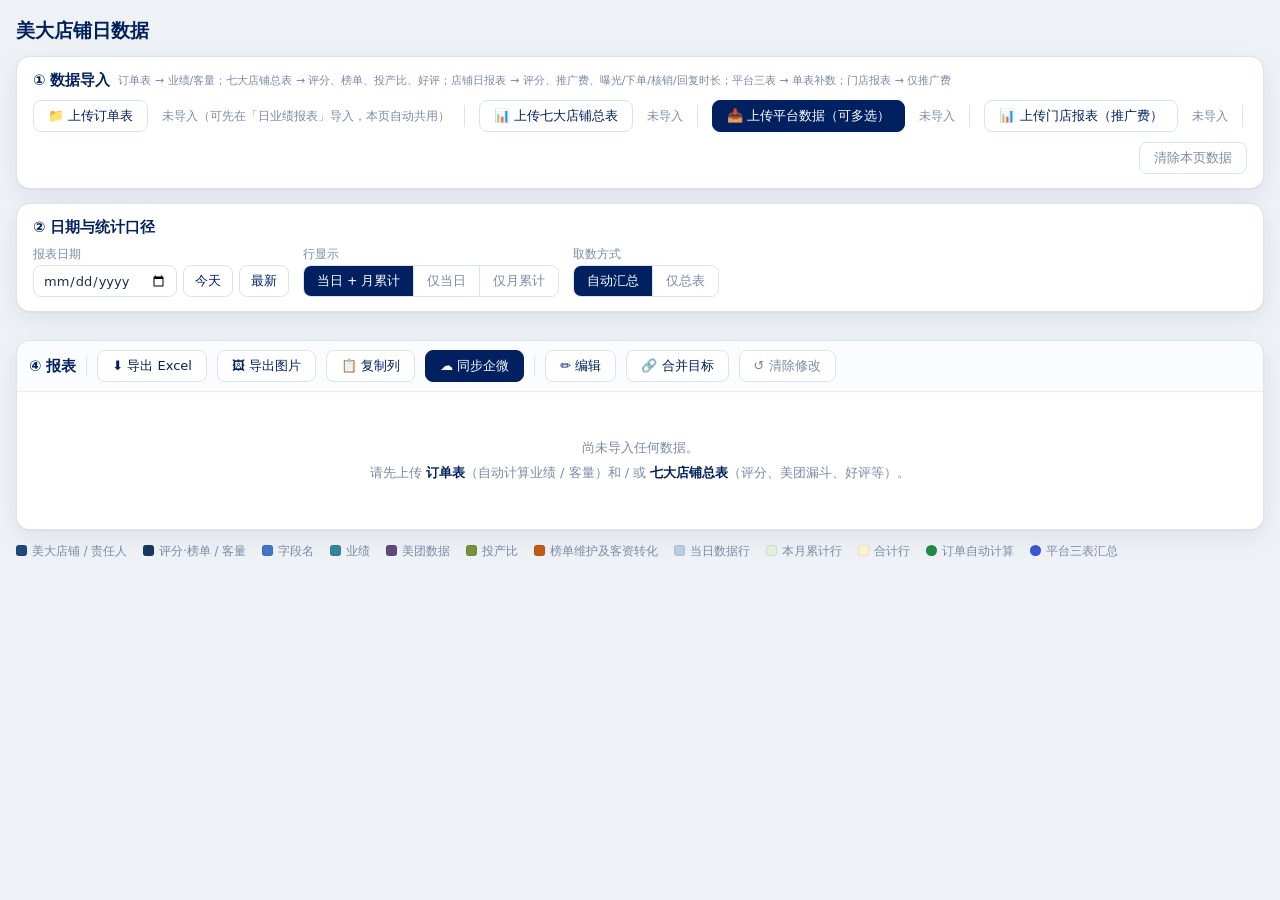
<file: pages/meida-store-daily/index.html>
<!DOCTYPE html>
<html lang="zh-CN">
<head>
<meta charset="UTF-8" />
<meta name="viewport" content="width=device-width, initial-scale=1.0" />
<title>美大店铺日数据</title>
<link rel="icon" href="data:," />
<style>
  :root{
    --c-bg:#eef1f6; --c-card:#fff; --c-border:#dbe3ee; --c-border-soft:#e9eef6;
    --c-head:#002060; --c-head-2:#1e3a8a; --c-accent:#3658d3; --c-text:#1f2d4d;
    --c-muted:#7a8aa6; --c-accent-soft:#eef3fd;
    --radius:14px; --radius-sm:9px;
    --shadow-card:0 1px 2px rgba(31,45,77,.05),0 8px 24px rgba(31,45,77,.07);
    --font-sans:"PingFang SC","Microsoft YaHei","Segoe UI",system-ui,-apple-system,sans-serif;

    /* ===== 原 Excel 色板（严格取色，勿改） ===== */
    --xl-g1:#1F497D;   /* 美大店铺 / 责任人 */
    --xl-g2:#17375E;   /* 店铺评分、客量分组 */
    --xl-g3:#4472C4;   /* 统计口径 + 第3行字段行 */
    --xl-g4:#31859B;   /* 业绩（黑字） */
    --xl-g5:#60497A;   /* 美团数据 */
    --xl-g6:#76923C;   /* 投产比 */
    --xl-g7:#C55A11;   /* 美团榜单维护及客资转化 */
    --xl-today-a:#B8CCE4;  /* 当日数据 B–N */
    --xl-today-b:#D9E2F3;  /* 当日数据 O–Z */
    --xl-cum-a:#B8CCE4;    /* 本月累计 C–N */
    --xl-cum-b:#E2EFDA;    /* 本月累计 O–Z */
    --xl-orange:#FCE4D6;   /* 投产比+好评区 */
    --xl-sum:#FFF2CC;      /* 合计行 */
  }
  *{box-sizing:border-box}
  html,body{margin:0;padding:0;font-family:var(--font-sans);background:var(--c-bg);color:var(--c-text);font-size:14px;-webkit-font-smoothing:antialiased;}
  .wrap{max-width:100%;margin:0 auto;padding:18px 16px 70px;}
  h1{font-size:19px;color:var(--c-head);margin:0 0 12px;}

  .panel{background:var(--c-card);border:1px solid var(--c-border);border-radius:var(--radius);box-shadow:var(--shadow-card);padding:14px 16px;margin-bottom:14px;}
  .panel h2{font-size:14.5px;color:var(--c-head);margin:0 0 10px;display:flex;align-items:center;gap:8px;flex-wrap:wrap;}
  .panel h2 .tag{font-size:11px;font-weight:400;color:var(--c-muted);}

  .toolbar{display:flex;flex-wrap:wrap;align-items:flex-end;gap:10px 14px;}
  .btn{display:inline-flex;align-items:center;gap:6px;height:32px;padding:0 14px;border-radius:8px;border:1px solid var(--c-border);
    background:#fff;color:var(--c-head);font-family:inherit;font-size:13px;cursor:pointer;transition:background-color .12s,border-color .12s;}
  .btn:hover{border-color:var(--c-head);background:#f6f9ff;}
  .btn-primary{background:var(--c-head);border-color:var(--c-head);color:#fff;}
  .btn-primary:hover{background:#0b2f70;color:#fff;}
  .btn-ghost{color:var(--c-muted);}
  #btn-clear{margin-left:auto;}
  .btn-ghost:hover{color:#b3261e;border-color:#b3261e;background:#fff5f5;}
  .file-meta{font-size:12px;color:var(--c-muted);align-self:center;}
  .file-meta.ok{color:#1f8a4a;}
  .file-meta.err{color:#b3261e;}
  .sep{width:1px;height:22px;background:var(--c-border);align-self:center;}

  .fld{display:inline-flex;flex-direction:column;gap:3px;}
  .fld > span.lb{font-size:11.5px;color:var(--c-muted);}
  .ctl{height:32px;border:1px solid var(--c-border);border-radius:8px;padding:0 9px;font-family:inherit;font-size:13px;
    color:var(--c-text);background:#fff;outline:none;}
  .ctl:focus{border-color:var(--c-accent);box-shadow:0 0 0 2px rgba(54,88,211,.12);}
  .seg{display:inline-flex;border:1px solid var(--c-border);border-radius:8px;overflow:hidden;height:32px;}
  .seg button{height:30px;padding:0 13px;border:0;background:#fff;color:var(--c-muted);font-family:inherit;font-size:12.5px;cursor:pointer;}
  .seg button + button{border-left:1px solid var(--c-border);}
  .seg button.active{background:var(--c-head);color:#fff;}

  /* ===== 概览卡 ===== */
  .kpis{display:grid;grid-template-columns:repeat(6,1fr);gap:10px;margin-bottom:14px;}
  @media (max-width:1180px){ .kpis{grid-template-columns:repeat(3,1fr);} }
  @media (max-width:640px){ .kpis{grid-template-columns:repeat(2,1fr);} }
  .kpi{border:1px solid var(--c-border);border-radius:var(--radius-sm);padding:10px 12px;background:linear-gradient(180deg,#fbfcff,#f4f7fd);}
  .kpi .k{font-size:11.5px;color:var(--c-muted);margin-bottom:5px;white-space:nowrap;overflow:hidden;text-overflow:ellipsis;}
  .kpi .v{font-size:17px;font-weight:700;color:var(--c-head);font-variant-numeric:tabular-nums;letter-spacing:-.2px;}
  .kpi .v small{font-size:11px;font-weight:400;color:var(--c-muted);margin-left:3px;}
  .kpi .v.rate{color:#0f766e;}

  /* ===== 数据表 ===== */
  .tbl-head{display:flex;align-items:center;flex-wrap:wrap;gap:8px 10px;padding:9px 12px;background:#fbfcff;border-bottom:1px solid var(--c-border-soft);position:relative;}
  .tbl-head .tt{font-size:14.5px;font-weight:700;color:var(--c-head);}
  .tbl-head .sep{height:20px;}
  .tbl-head .file-meta{margin-left:auto;}
  .btn[disabled]{opacity:.55;cursor:progress;}
  .tbl-wrap{border:0;border-radius:var(--radius-sm);overflow:auto;max-height:calc(100vh - 290px);background:#fff;}
  /* 34 列宽表：table-layout:fixed 必须配合 width:max-content，否则列宽被容器压扁（列数多时文字会被迫竖排） */
  table.xl{border-collapse:separate;border-spacing:0;table-layout:fixed;width:max-content;min-width:100%;font-size:12px;}
  table.xl th,table.xl td{border-right:1px solid #d6dde8;border-bottom:1px solid #d6dde8;padding:5px 6px;text-align:center;
    white-space:nowrap;overflow:hidden;text-overflow:ellipsis;}
  table.xl thead th{position:sticky;z-index:5;font-weight:700;color:#fff;white-space:normal;line-height:1.25;}
  /* 三行表头逐层吸附：top 必须等于上方各行实际高度之和，否则滚动时错位 */
  table.xl thead tr:nth-child(1) th{top:0;height:30px;}
  table.xl thead tr:nth-child(2) th{top:30px;height:34px;}
  table.xl thead tr:nth-child(3) th{top:64px;height:50px;font-size:11px;line-height:1.22;font-weight:600;}
  table.xl .t-title{background:#fff;color:#1f2d4d;font-size:14px;letter-spacing:.5px;text-align:center;border-bottom:2px solid #9aa9c0;}
  /* 表头分组配色 */
  .g1{background:var(--xl-g1);} .g2{background:var(--xl-g2);} .g3{background:var(--xl-g3);}
  .g4{background:var(--xl-g4);color:#000 !important;} .g5{background:var(--xl-g5);}
  .g6{background:var(--xl-g6);} .g7{background:var(--xl-g7);}
  /* 首列冻结（左右滚动时首列不动） */
  table.xl tbody td.c-store,table.xl tfoot td.c-store{position:sticky;left:0;z-index:4;text-align:left;white-space:normal;line-height:1.35;}
  table.xl thead th.c-store{position:sticky;left:0;z-index:7;}
  /* 冻结列底色跟随所在行（sticky 必须不透明，否则横向滚动会透出后列内容） */
  table.xl tbody td.c-store,table.xl tfoot td.c-store{font-weight:600;color:var(--c-head);box-shadow:2px 0 0 rgba(31,45,77,.10);}
  tr.r-today td.c-store{background:var(--xl-today-a);}
  tr.r-cum td.c-store{background:var(--xl-cum-a);}
  tr.r-sum td.c-store{background:var(--xl-sum);}
  /* 行分组底色 */
  tr.r-today td{background:var(--xl-today-a);}
  tr.r-today td.z-b{background:var(--xl-today-b);}
  tr.r-today td.z-c{background:var(--xl-orange);}
  tr.r-cum td{background:var(--xl-cum-a);}
  tr.r-cum td.z-b{background:var(--xl-cum-b);}
  tr.r-cum td.z-c{background:var(--xl-orange);}
  tr.r-sum td{background:var(--xl-sum);font-weight:700;color:#7a4a00;}
  tr.r-sum td.z-c{background:var(--xl-orange);}
  tr.r-sum td.c-store{background:var(--xl-sum);}
  /* 合计行底部固定（纵向滚动时始终可见）：需不透明底色 + 高于表体首列(z4) */
  table.xl tfoot td{position:sticky;bottom:0;z-index:6;}
  table.xl tfoot td.c-store{position:sticky;left:0;bottom:0;z-index:8;}
  /* 合计行加高：数字与上下框线留出呼吸空间（原 5px 内边距 → 行高 27px 偏挤） */
  table.xl tfoot tr.r-sum td{box-shadow:inset 0 2px 0 #d8b24a;padding-top:9px;padding-bottom:9px;font-size:12.5px;}
  /* 单元格内容 */
  td.num{text-align:right;font-variant-numeric:tabular-nums;}
  td .adot{display:inline-block;width:5px;height:5px;border-radius:50%;background:#1f8a4a;margin-right:4px;vertical-align:2px;}
  td .pdot{display:inline-block;width:5px;height:5px;border-radius:50%;background:#3658d3;margin-right:4px;vertical-align:2px;}
  td.dash{color:#9aa9c0;}
  /* 优惠码扫码量（近7日）：缺天提示。缺失用「!」徽标而不是圆点，
     避免与绿点（订单自动）/ 蓝点（平台汇总）的语义混在一起。 */
  td .qmiss{display:inline-block;min-width:10px;height:10px;line-height:10px;padding:0 2px;margin-left:4px;
    border-radius:5px;background:#e8a33d;color:#fff;font-size:8px;font-weight:700;text-align:center;
    vertical-align:1px;cursor:help;}
  td .qmiss.soft{background:#f0c583;}
  td .qdot{display:inline-block;width:5px;height:5px;border-radius:50%;background:#e8a33d;
    margin-left:4px;vertical-align:2px;cursor:help;}
  th .q-warn{display:inline-block;width:6px;height:6px;border-radius:50%;background:#ffd479;
    margin-left:4px;vertical-align:2px;cursor:help;}
  td.fb{color:#8a6a2a;font-style:italic;}
  td.editable{cursor:cell;}
  td.editable:hover{outline:2px solid var(--c-accent);outline-offset:-2px;}
  /* 手工覆盖过的格子：曾用 inset 3px 蓝条标记，用户要求去掉，故不再画任何标记（类名保留，便于以后换样式） */
  td.manual{}

  /* ===== 复制整列（2026-11-05） =====
     ① 表头第 3 行每列右上角一个「⧉」小按钮：鼠标移到列头才显现，34 列不会满屏小方块；
        触摸屏没有 hover，常显半透明态。点击复制该列当前可见的每一行（含合计行）。
     ② 工具栏「📋 复制列」按钮：弹出按分组排列的列名清单，点一个即复制，
        解决「列太窄看不清小按钮」与手机端不好点的问题。 */
  table.xl thead tr:nth-child(3) th .col-copy{
    position:absolute;top:2px;right:2px;width:14px;height:14px;padding:0;border:0;border-radius:3px;
    background:transparent;color:rgba(255,255,255,.85);
    font-family:var(--font-sans);cursor:pointer;opacity:0;
    transition:opacity .12s,background .12s,color .12s;z-index:6;
    display:flex;align-items:center;justify-content:center;
  }
  table.xl thead tr:nth-child(3) th:hover .col-copy,
  table.xl thead tr:nth-child(3) th .col-copy:focus{opacity:1;}
  table.xl thead tr:nth-child(3) th .col-copy:hover{background:rgba(255,255,255,.28);color:#fff;}
  @media (hover:none){
    table.xl thead tr:nth-child(3) th .col-copy{opacity:.7;}
  }
  .copy-pop{
    position:absolute;z-index:60;top:calc(100% - 2px);left:12px;min-width:460px;max-width:min(760px,92vw);
    max-height:62vh;overflow:auto;background:#fff;border:1px solid var(--c-border);border-radius:10px;
    box-shadow:0 12px 30px rgba(31,45,77,.18);padding:10px 12px 12px;display:none;
  }
  .copy-pop.show{display:block;}
  .copy-pop .cp-title{
    display:flex;align-items:center;justify-content:space-between;gap:10px;
    font-size:12.5px;font-weight:700;color:var(--c-head);padding-bottom:8px;margin-bottom:8px;
    border-bottom:1px solid var(--c-border-soft);
  }
  .copy-pop .cp-close{border:0;background:#f1f4f9;color:#5a6d8c;border-radius:6px;width:22px;height:22px;
    line-height:22px;text-align:center;cursor:pointer;font-size:13px;padding:0;}
  .copy-pop .cp-close:hover{background:#e6ecf6;color:var(--c-head);}
  .copy-pop .cp-h{font-size:11.5px;font-weight:700;color:var(--c-head);letter-spacing:.3px;margin:8px 0 6px;}
  .copy-pop .cp-h:first-child{margin-top:0;}
  .copy-pop .cp-grid{display:flex;flex-wrap:wrap;gap:6px;}
  .copy-pop .cp-item{
    border:1px solid var(--c-border);background:#f7f9fc;color:#25324b;border-radius:6px;
    padding:4px 9px;font-size:12px;cursor:pointer;font-family:inherit;white-space:nowrap;
  }
  .copy-pop .cp-item:hover{border-color:var(--c-accent);background:var(--c-accent-soft);color:var(--c-accent);}
  .copy-pop .cp-tip{margin-top:9px;font-size:11.5px;color:var(--c-muted);line-height:1.6;}

  /* ===== 编辑模式（点「编辑」按钮开启） ===== */
  /* 可编辑范围以浅蓝蒙版标出，不改变原有行/列底色（用 background-image 叠加，不动 background-color） */
  body.edit-mode table.xl tbody td[data-edit],
  body.edit-mode table.xl tfoot td[data-edit]{
    background-image:linear-gradient(rgba(54,88,211,.07),rgba(54,88,211,.07));
    cursor:text;
  }
  body.edit-mode table.xl td[data-edit]:hover{
    outline:2px solid var(--c-accent);outline-offset:-2px;
    background-image:linear-gradient(rgba(54,88,211,.16),rgba(54,88,211,.16));
  }
  /* 店铺名被改过的标记（默认藏蓝，改过后变强调蓝） */
  td.c-store.name-edited{color:var(--c-accent);}
  .btn.on{background:var(--c-accent);border-color:var(--c-accent);color:#fff;}
  .btn.on:hover{background:#2a47b8;border-color:#2a47b8;color:#fff;}
  td.c-period{font-weight:700;color:var(--c-head);background:#eef2fa !important;}

  /* ===== 合并目标模式（点「合并目标」开启） ===== */
  /* 只有四个月度目标列可点选：合并模式下给它们加紫色蒙版（叠加 background-image，不改底色） */
  body.merge-mode table.xl tbody td[data-field="tgtAmt"],
  body.merge-mode table.xl tbody td[data-field="tgtVis"],
  body.merge-mode table.xl tbody td[data-field="roiTgt"],
  body.merge-mode table.xl tbody td[data-field="revTgt"]{
    background-image:linear-gradient(rgba(122,91,211,.10),rgba(122,91,211,.10));
    cursor:pointer;
  }
  body.merge-mode table.xl tbody td[data-field="tgtAmt"]:hover,
  body.merge-mode table.xl tbody td[data-field="tgtVis"]:hover,
  body.merge-mode table.xl tbody td[data-field="roiTgt"]:hover,
  body.merge-mode table.xl tbody td[data-field="revTgt"]:hover{
    background-image:linear-gradient(rgba(122,91,211,.22),rgba(122,91,211,.22));
    outline:2px solid #7a5bd3;outline-offset:-2px;
  }
  /* 起点格：加深 + 实线紫框，提示「再点第二家店」 */
  body.merge-mode table.xl tbody td.merge-anchor{
    background-image:linear-gradient(rgba(122,91,211,.30),rgba(122,91,211,.30)) !important;
    outline:2.4px solid #5b3fb0 !important;outline-offset:-2.4px;
  }
  /* 已合并的目标格：不额外加框/底色，与普通单元格保持完全一致的格式
     （合并只体现为跨门店合并单元格本身；2026-11-04 用户确认去掉紫色外框） */

  .legend{display:flex;flex-wrap:wrap;gap:6px 16px;margin-top:10px;font-size:11.5px;color:var(--c-muted);}
  .legend i{display:inline-block;width:11px;height:11px;border-radius:3px;margin-right:5px;vertical-align:-1px;border:1px solid rgba(0,0,0,.08);}

  /* Toast */
  .toast{position:fixed;left:50%;top:22px;transform:translateX(-50%);background:#1f2d4d;color:#fff;padding:10px 18px;border-radius:10px;
    font-size:13px;box-shadow:0 10px 28px rgba(0,0,0,.22);z-index:9999;opacity:0;transition:opacity .22s;pointer-events:none;max-width:80vw;}
  .toast.show{opacity:1;}
  .toast.ok{background:#1f8a4a;} .toast.err{background:#b3261e;} .toast.warn{background:#a85b04;}

  .empty{padding:44px 20px;text-align:center;color:var(--c-muted);font-size:13px;line-height:1.9;}
  .empty b{color:var(--c-head);}

  @media (max-width:640px){
    .wrap{padding:12px 10px 60px;}
    .panel{padding:12px;}
    .tbl-wrap{max-height:calc(100vh - 230px);-webkit-overflow-scrolling:touch;}
    .toolbar{gap:8px 10px;}
    /* 窄屏下分隔线会单独占一行变成竖杠，标题徽标也会把表头挤成两行 */
    .sep{display:none;}
    .panel h2 .tag{display:none;}
    .legend{gap:4px 10px;}
    .toast{max-width:92vw;font-size:12.5px;padding:8px 14px;}
  }
</style>
</head>
<body>
<div class="wrap">
  <h1>美大店铺日数据</h1>

  <!-- ① 数据导入 -->
  <div class="panel">
    <h2>① 数据导入 <span class="tag">订单表 → 业绩/客量；七大店铺总表 → 评分、榜单、投产比、好评；店铺日报表 → 评分、推广费、曝光/下单/核销/回复时长；平台三表 → 单表补数；门店报表 → 仅推广费</span></h2>
    <div class="toolbar">
      <input type="file" id="file-orders" accept=".xlsx,.xls" hidden />
      <button class="btn" id="btn-orders">📁 上传订单表</button>
      <span id="orders-meta" class="file-meta">未导入</span>
      <span class="sep"></span>
      <input type="file" id="file-stores" accept=".xlsx,.xls" hidden />
      <button class="btn" id="btn-stores">📊 上传七大店铺总表</button>
      <span id="stores-meta" class="file-meta">未导入</span>
      <span class="sep"></span>
      <input type="file" id="file-platform" accept=".xlsx,.xls,.csv" multiple hidden />
      <button class="btn btn-primary" id="btn-platform" title="可一次多选：店铺日报表 / 客流 / 在线咨询 / 门店交易 / 门店报表（推广费），按表头自动识别类型">📥 上传平台数据（可多选）</button>
      <span id="platform-meta" class="file-meta">未导入</span>
      <span class="sep"></span>
      <input type="file" id="file-promo" accept=".xlsx,.xls" hidden />
      <button class="btn" id="btn-promo" title="只传推广费时用这个；也可以直接在「上传平台数据」里一起选中，会自动识别">📊 上传门店报表（推广费）</button>
      <span id="promo-meta" class="file-meta">未导入</span>
      <span class="sep"></span>
      <button class="btn btn-ghost" id="btn-clear">清除本页数据</button>
    </div>
  </div>

  <!-- ② 日期与口径 -->
  <div class="panel">
    <h2>② 日期与统计口径</h2>
    <div class="toolbar">
      <label class="fld"><span class="lb">报表日期</span>
        <span style="display:inline-flex;align-items:center;gap:6px;">
          <input type="date" id="report-date" class="ctl" />
          <button class="btn" id="btn-today" title="报表日期切到今天（真实日期）" style="padding:0 11px;">今天</button>
          <button class="btn" id="btn-latest" title="跳到最新有数据的一天" style="padding:0 11px;">最新</button>
        </span>
      </label>
      <label class="fld"><span class="lb">行显示</span>
        <span class="seg" id="period-seg">
          <button data-p="both" class="active">当日 + 月累计</button>
          <button data-p="today">仅当日</button>
          <button data-p="cum">仅月累计</button>
        </span>
      </label>
      <label class="fld"><span class="lb">取数方式</span>
        <span class="seg" id="src-seg">
          <button data-s="auto" class="active">自动汇总</button>
          <button data-s="sheet">仅总表</button>
        </span>
      </label>
    </div>
  </div>

  <!-- ③ 概览 -->
  <div class="kpis" id="kpis"></div>

  <!-- ④ 主表 -->
  <div class="panel" style="padding:0;overflow:hidden;">
    <div class="tbl-head">
      <span class="tt">④ 报表</span>
      <span class="sep"></span>
      <button class="btn" id="btn-export-xlsx" title="导出带样式的 Excel（列宽、底色、框线、合并单元格、冻结窗格均与页面一致）">⬇ 导出 Excel</button>
      <button class="btn" id="btn-export-png" title="导出整表图片（2 倍高清，颜色与页面完全一致）">🖼 导出图片</button>
      <button class="btn" id="btn-copy-col" title="复制某一整列的数据到剪贴板（每行一个值，可直接粘到 Excel）">📋 复制列</button>
      <button class="btn btn-primary" id="btn-wecom-sync" data-rbac="export" title="把当前屏幕上这份报表（同日期 / 同口径 / 含手工修改）写成同步文件，双击本机「同步到企微」即可写入企业微信在线表格。右键可直接复制为表格数据">☁ 同步企微</button>
      <div class="copy-pop" id="copy-col-pop"></div>
      <span class="sep"></span>
      <button class="btn" id="btn-edit" title="开启编辑模式：单击表格内任意单元格（含店铺名）即可修改">✏️ 编辑</button>
      <button class="btn" id="btn-merge-tgt" title="合并相邻门店的目标列：点同列的第一家店、再点第二家店 → 并成一格，设置一次全部生效；再点合并格即拆分">🔗 合并目标</button>
      <button class="btn btn-ghost" id="btn-clear-edit" title="清除本页所有手动修改（双击或编辑模式下改过的值，含店铺名与目标合并设置）">↺ 清除修改</button>
    </div>
    <div class="tbl-wrap" id="tbl-wrap">
      <div class="empty" id="tbl-empty">
        尚未导入任何数据。<br />
        请先上传 <b>订单表</b>（自动计算业绩 / 客量）和 / 或 <b>七大店铺总表</b>（评分、美团漏斗、好评等）。
      </div>
      <table class="xl" id="tbl" style="display:none;">
        <colgroup id="tbl-colgroup"></colgroup>
        <thead id="tbl-thead"></thead>
        <tbody id="tbl-body"></tbody>
        <tfoot id="tbl-foot"></tfoot>
      </table>
    </div>
  </div>

  <div class="legend">
    <span><i style="background:var(--xl-g1)"></i>美大店铺 / 责任人</span>
    <span><i style="background:var(--xl-g2)"></i>评分·榜单 / 客量</span>
    <span><i style="background:var(--xl-g3)"></i>字段名</span>
    <span><i style="background:var(--xl-g4)"></i>业绩</span>
    <span><i style="background:var(--xl-g5)"></i>美团数据</span>
    <span><i style="background:var(--xl-g6)"></i>投产比</span>
    <span><i style="background:var(--xl-g7)"></i>榜单维护及客资转化</span>
    <span><i style="background:var(--xl-today-a)"></i>当日数据行</span>
    <span><i style="background:var(--xl-cum-b)"></i>本月累计行</span>
    <span><i style="background:var(--xl-sum)"></i>合计行</span>
    <span><i style="background:#1f8a4a;border-radius:50%"></i>订单自动计算</span>
    <span><i style="background:#3658d3;border-radius:50%"></i>平台三表汇总</span>
  </div>
</div>

<div class="toast" id="toast"></div>

<script src="/shared/cloudbase-bridge.js?v=20261106c"></script>
<script src="/shared/clipboard.js?v=20261106c"></script>
<script src="/shared/wecom-sync.js?v=20261106c"></script>
<script src="/shared/rbac.js?v=20261106c"></script>
<script src="/shared/auth-gate.js?v=20261106c"></script>
<script>document.write('<script src="assets/app.js?v=' + Date.now() + '"><\/script>');</script>
<script>document.write('<script src="assets/export.js?v=' + Date.now() + '"><\/script>');</script>
</body>
</html>
</file>
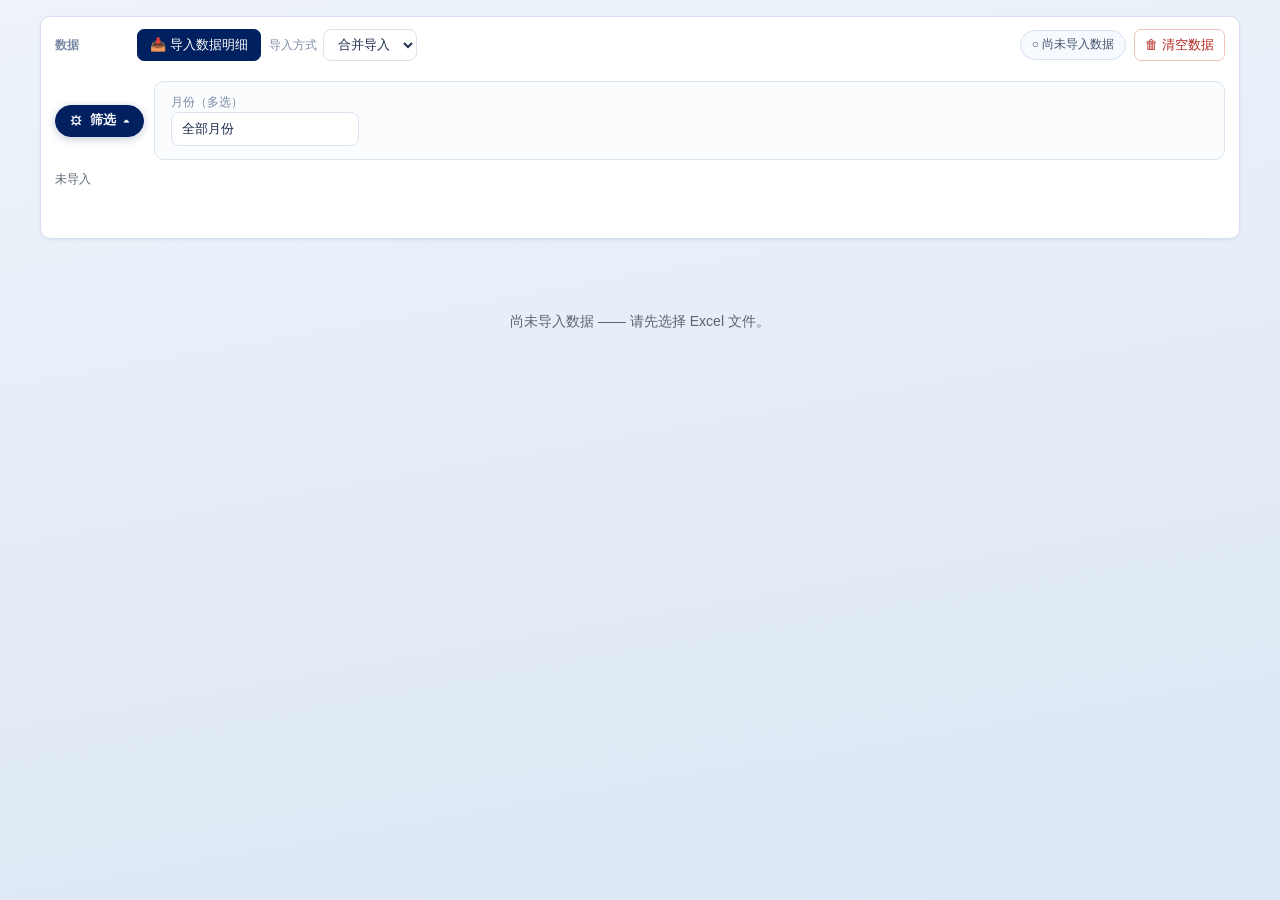
<file: pages/monthly-analysis/index.html>
<!DOCTYPE html>
<html lang="zh-CN">
<head>
<meta charset="UTF-8" />
<meta name="viewport" content="width=device-width, initial-scale=1.0" />
<title>月度分析面板</title>
<style>
  :root{
    /* 藏蓝主题色板（与数据统计平台统一） */
    --navy:#002060;
    --navy-900:#003366;
    --navy-700:#0a4ea3;
    --navy-100:#d6e0f0;
    --navy-50:#f3f6fb;
    --light-blue:#D7EFF9;
    --ink:#0f172a;
    --ink-soft:#5b6472;
    --line:#000000;
    --up:#c0392b;      /* 上涨/注意=红（中式习惯） */
    --down:#0a7d3b;    /* 下降/达标=绿 */
    --font:-apple-system,BlinkMacSystemFont,"Segoe UI","PingFang SC","Microsoft YaHei","Hiragino Sans GB",Helvetica,Arial,sans-serif;
    /* 复用医管考核规范的辅助令牌（toolbar / 月份多选浮层） */
    --navy-500:#03539f;
    --ok:#0a7d4d;
    --ok-bg:#e6f5ec;
    --no:#b42318;
    --no-bg:#fdecec;
    --shadow-1:0 1px 3px rgba(1,42,94,.07);
  }
  *{box-sizing:border-box;}
  body{
    margin:0;font-family:var(--font);color:var(--ink);
    background:linear-gradient(170deg,#eef3fa 0%,#e2ebf6 60%,#dbe7f4 100%);
    font-size:14px;line-height:1.5;min-height:100vh;
  }
  .wrap{max-width:1240px;margin:0 auto;padding:16px 20px 40px;}

  /* 2026-11-05：移除页首标题栏（.topbar）—— 壳层已有页签与标题，子页不再重复。
     本机缓存状态徽章迁到导入工具栏内，状态仍一眼可见。 */
  /* 本机缓存状态徽章（2026-11-05）：把「刷新会不会丢」变成一眼可见的事实 */
  .save-chip{
    font-size:12px;line-height:1.6;border-radius:999px;padding:4px 11px;cursor:pointer;
    border:1px solid var(--navy-100);background:#f6f9fd;color:#41526b;white-space:nowrap;
    font-family:var(--font);user-select:none;
  }
  .save-chip.saved{border-color:#b7e3c4;background:#eefaf1;color:#166534;}
  .save-chip.saving{border-color:#c9d9ee;background:#eef3fa;color:#1e3a8a;}
  .save-chip.error{border-color:#f3c6a5;background:#fff7ed;color:#b45309;}
  .save-chip:hover{filter:brightness(.98);}
  .save-chip:focus-visible{outline:2px solid var(--navy-500);outline-offset:2px;}
  .month-chips{display:flex;gap:6px;flex-wrap:wrap;}
  .chip{
    border:1px solid var(--navy-100);background:#fff;color:var(--navy);
    border-radius:999px;padding:4px 14px;font-size:12.5px;font-family:inherit;
    cursor:pointer;transition:.15s;font-weight:500;white-space:nowrap;
  }
  .chip:hover{border-color:var(--navy-700);background:var(--navy-50);}
  .chip.active{background:var(--navy);border-color:var(--navy);color:#fff;font-weight:600;box-shadow:0 2px 8px rgba(1,65,139,.25);}

  /* ===== 导入区：改用与医管考核一致的 .toolbar / .fbar 规范（2026-10-22） ===== */
  .toolbar{
    display:flex;align-items:center;gap:10px;flex-wrap:wrap;
    background:#fff;border:1px solid var(--navy-100);border-radius:10px;
    padding:12px 14px;margin-bottom:12px;box-shadow:var(--shadow-1);
  }
  .toolbar.drag{border-color:var(--navy-700);background:var(--navy-50);}
  .toolbar .grp{display:flex;align-items:center;gap:6px;flex-wrap:wrap;}
  .toolbar .gl{font-size:12.5px;color:var(--ink-soft);}
  .toolbar label.fbtn{
    display:inline-flex;align-items:center;gap:6px;cursor:pointer;
    background:var(--navy);color:#fff;border-radius:7px;padding:6px 12px;font-size:13px;
    border:1px solid var(--navy);transition:.15s;height:32px;
  }
  .toolbar label.fbtn:hover{background:var(--navy-700);}
  .toolbar label.fbtn.opt{background:#fff;color:var(--navy);}
  .toolbar label.fbtn.opt:hover{background:var(--navy-50);}
  .toolbar input[type=file]{display:none;}
  .toolbar .hint{color:var(--ink-soft);font-size:12px;}
  .toolbar select,.toolbar .btn{
    font-family:var(--font);font-size:13px;border:1px solid var(--navy-100);
    border-radius:7px;padding:6px 10px;background:#fff;color:var(--ink);cursor:pointer;height:32px;
  }
  .toolbar .btn{border-color:var(--navy);color:var(--navy);}
  .toolbar .btn:hover{background:var(--navy-50);}
  .toolbar select:hover{border-color:var(--navy-500);}
  /* 月份多选筛选浮层（.fbar/.ftoggle/.fitem/.flabel 由 shared/filterbar.css 提供） */
  .toolbar .proj-filter{position:relative;}
  .toolbar .proj-filter-btn{font-family:var(--font);font-size:13px;border:1px solid var(--navy-100);border-radius:7px;padding:6px 10px;background:#fff;color:var(--ink);cursor:pointer;min-width:84px;text-align:left;height:32px;}
  .toolbar .proj-filter-btn:hover{background:var(--navy-50);}
  .proj-filter-pop{position:absolute;top:calc(100% + 4px);left:0;z-index:60;background:#fff;border:1px solid var(--navy-100);border-radius:8px;box-shadow:0 6px 20px rgba(20,40,80,.14);padding:6px;min-width:180px;max-height:320px;overflow:auto;}
  .proj-filter-pop .pf-row{display:flex;align-items:center;gap:7px;padding:5px 8px;border-radius:6px;cursor:pointer;font-size:13px;white-space:nowrap;}
  .proj-filter-pop .pf-row:hover{background:var(--navy-50);}
  .proj-filter-pop .pf-row input{accent-color:var(--navy);width:15px;height:15px;flex:0 0 auto;}
  .proj-filter-pop .pf-cats{border-top:1px solid var(--navy-100);border-bottom:1px solid var(--navy-100);margin:4px 0;padding:4px 0;}
  .file-meta{font-size:12px;color:var(--ink-soft);}
  .merge-opt{font-size:12px;color:var(--ink-soft);display:inline-flex;align-items:center;gap:4px;cursor:pointer;}
  .merge-opt input{cursor:pointer;margin:0;}
  .btn{
    cursor:pointer;border:1px solid var(--navy-100);background:#fff;color:var(--ink);
    border-radius:6px;padding:6px 14px;font-size:13px;font-weight:500;display:inline-flex;align-items:center;gap:6px;
    font-family:inherit;transition:all .15s ease;user-select:none;white-space:nowrap;
  }
  .btn:hover{border-color:var(--navy-700);color:var(--navy-700);box-shadow:0 2px 8px rgba(1,65,139,.12);transform:translateY(-1px);}
  .btn:active{transform:translateY(0);}
  .btn-primary{background:var(--navy);color:#fff;border-color:var(--navy);}
  .btn-primary:hover{background:var(--navy-900);color:#fff;border-color:var(--navy-900);box-shadow:0 4px 12px rgba(0,32,96,.25);}
  #file{display:none;}
  .status{margin-top:10px;font-size:12.5px;min-height:18px;}
  .status.ok{color:#0a7d3b;}
  .status.err{color:#c0392b;}
  .drop-hint{font-size:11.5px;color:var(--ink-soft);}

  /* ===== 表卡壳 ===== */
  .card{background:#fff;border:1px solid var(--navy-100);border-radius:12px;padding:14px 16px;box-shadow:0 1px 3px rgba(1,65,139,.06);margin-bottom:16px;}
  .card h3{margin:0 0 10px;font-size:14px;color:var(--navy-900);display:flex;align-items:center;justify-content:space-between;gap:10px;flex-wrap:wrap;}
  .card h3 .t{display:flex;align-items:center;}
  .card h3 .bar{display:inline-block;width:4px;height:14px;background:var(--navy);border-radius:2px;margin-right:8px;vertical-align:-2px;}
  .card h3 .tag{font-size:11px;color:var(--ink-soft);font-weight:400;}
  .tbl-ops{display:flex;align-items:center;gap:8px;flex-wrap:wrap;}
  .btn{
    border:1px solid var(--navy-100);background:var(--navy-50);color:var(--navy);
    border-radius:7px;padding:4px 12px;font-size:12px;font-family:inherit;cursor:pointer;white-space:nowrap;
  }
  .btn:hover{background:var(--navy);color:#fff;border-color:var(--navy);}
  .btn:disabled{opacity:.5;cursor:not-allowed;}
  .table-card{overflow:auto;border-radius:8px;}
  .mt-note{display:none;margin-top:8px;font-size:11.5px;color:var(--ink-soft);line-height:1.6;}

  /* ===== 统计表（按用户参考图版式） ===== */
  table.mt{border-collapse:collapse;width:100%;font-size:12px;font-variant-numeric:tabular-nums;min-width:640px;}
  table.mt th,table.mt td{border:1px solid var(--line);padding:6px 9px;text-align:right;white-space:nowrap;}
  table.mt thead th{background:var(--navy);color:#fff;font-weight:600;text-align:center;position:sticky;top:0;z-index:1;}
  table.mt td.dept{background:var(--navy-100);color:var(--navy-900);font-weight:700;text-align:center;vertical-align:middle;}
  table.mt td.clinic{background:var(--navy-50);color:var(--navy-900);font-weight:600;text-align:center;}
  table.mt td.doc,table.mt td.doc-lbl{text-align:left;background:#fff;color:var(--ink);}
  table.mt tbody tr:nth-child(even) td.doc,
  table.mt tbody tr:nth-child(even) td.doc-lbl{background:#fbfcfe;}
  table.mt td.num{text-align:right;}
  table.mt td.dim{color:var(--ink-soft);}
  table.mt tr.sum td{background:var(--light-blue)!important;font-weight:700;}
  table.mt tr.sum td.sum-lbl{text-align:center;}
  table.mt tr.total td{background:var(--navy-100)!important;font-weight:700;}
  table.mt tr.total td.sum-lbl{text-align:center;}
  table.mt tr.wu-row td.doc{color:var(--ink-soft);}

  /* 明细下钻：行可点击 + 弹层 */
  table.mt tbody tr[data-drill]{cursor:pointer;}
  table.mt tbody tr[data-drill]:hover td{filter:brightness(.93);}
  .drill-mask{position:fixed;inset:0;background:rgba(15,35,64,.45);z-index:60;display:none;align-items:flex-start;justify-content:center;padding:40px 16px;}
  .drill-card{background:#fff;border-radius:10px;max-width:920px;width:100%;max-height:84vh;display:flex;flex-direction:column;box-shadow:0 12px 40px rgba(0,0,0,.28);}
  .drill-head{display:flex;align-items:center;justify-content:space-between;padding:12px 16px;border-bottom:1px solid var(--navy-100);font-weight:700;color:var(--navy-900);font-size:14px;}
  .drill-head button{border:1px solid var(--navy-100);background:var(--navy-50);border-radius:6px;width:26px;height:26px;cursor:pointer;color:var(--navy);font-size:13px;line-height:1;}
  .drill-head button:hover{background:var(--navy);color:#fff;border-color:var(--navy);}
  .drill-filter{flex:1;max-width:360px;height:28px;padding:0 10px;margin:0 10px;border:1px solid var(--navy-100);border-radius:6px;font-family:inherit;font-size:12.5px;color:var(--ink);background:#fff;}
  .drill-filter:focus{outline:none;border-color:var(--navy-700);box-shadow:0 0 0 2px rgba(10,78,163,.15);}
  .drill-sum td{background:var(--navy-100);font-weight:700;border-top:2px solid var(--navy);}
  .drill-sum td.sum-lbl{text-align:center;}
  .drill-meta{padding:8px 16px;font-size:12.5px;color:var(--ink-soft);border-bottom:1px solid var(--line);}
  .drill-body{overflow:auto;padding:0 16px 16px;}
  .drill-body table.mt thead th{position:sticky;top:0;}

  /* 目标输入框 */
  .tgt-input{
    width:110px;height:26px;padding:0 8px;text-align:right;font-family:inherit;font-size:12.5px;
    border:1px solid var(--navy-100);border-radius:5px;background:#fff;color:var(--ink);
  }
  .tgt-input:focus{outline:none;border-color:var(--navy-700);box-shadow:0 0 0 2px rgba(10,78,163,.15);}
  .tgt-input:disabled{background:#f4f5f7;color:var(--ink-soft);cursor:not-allowed;}
  td.tgt-cell{text-align:center;}
  .rate{font-weight:600;}
  .rate.good{color:var(--down);}
  .rate.bad{color:var(--up);}

  /* 月度业绩完成情况（2026-10-23：与表A/表B配色统一——藏蓝表头白字 + 浅蓝合计行，去掉灰表头/钢蓝行） */
  table.mt.channel thead th{background:var(--navy);color:#fff;font-weight:600;}
  table.mt.channel thead th.tl{text-align:left;}
  table.mt.channel tbody td{background:#fff;}
  table.mt.channel tr.ch-sum td{background:var(--light-blue)!important;font-weight:700;}
  table.mt.channel tr.hosp-target td{background:var(--navy-100)!important;color:var(--navy-900);font-weight:700;}
  table.mt.channel tr.year-total td{background:var(--navy-50)!important;font-weight:700;}

  /* ===== 顶部 KPI 概览（方案B·专业 BI 紧凑：白卡 + 左侧藏蓝强调条 + 紧凑字号） ===== */
  .kpis{display:grid;grid-template-columns:repeat(4,1fr);gap:12px;margin:0 0 14px;}
  .ktile{position:relative;overflow:hidden;background:#fff;border:1px solid var(--navy-100);border-radius:10px;padding:13px 16px 13px 18px;box-shadow:0 1px 3px rgba(1,65,139,.06);}
  .ktile::before{content:"";position:absolute;left:0;top:0;bottom:0;width:4px;background:var(--navy);}
  .ktile .kl{font-size:11.5px;color:var(--ink-soft);margin-bottom:7px;}
  .ktile .kv{font-size:21px;font-weight:700;color:var(--navy-900);letter-spacing:.2px;font-variant-numeric:tabular-nums;line-height:1.15;}
  .ktile .kv .ku{font-size:12px;color:var(--ink-soft);font-weight:500;margin-left:3px;}
  .ktile .ks{font-size:11.5px;margin-top:6px;color:var(--ink-soft);}
  .ktile .ks.g{color:var(--down);} .ktile .ks.b{color:var(--up);}
  @media(max-width:900px){ .kpis{grid-template-columns:repeat(2,1fr);} }

  .empty{color:var(--ink-soft);text-align:center;padding:60px 0;font-size:14px;}
  @media(max-width:640px){
    table.mt{min-width:560px;}
    .tgt-input{width:92px;}
    .tbl-ops{width:100%;}
  }
</style>
<link rel="stylesheet" href="/shared/filterbar.css?v=20261106c">
<link rel="manifest" href="/manifest.json">
<meta name="theme-color" content="#123c73">
<link rel="apple-touch-icon" href="/icons/icon-192.png">
<meta name="apple-mobile-web-app-capable" content="yes">
<meta name="mobile-web-app-capable" content="yes">
<meta name="apple-mobile-web-app-status-bar-style" content="black-translucent">
<meta name="apple-mobile-web-app-title" content="海蓓医管">
<script>if('serviceWorker' in navigator){ window.addEventListener('load', function(){ navigator.serviceWorker.register('/sw.js').catch(function(){}); }); }</script>
</head>
<body>
<div class="wrap">

  <div class="toolbar" id="importCard">
    <div class="dataseg">
      <span class="seg-label">数据</span>
      <label class="fbtn" title="导入「订单项目收退款表-明细」同结构文件；支持一次多选多个月份文件">📥 导入数据明细
        <input type="file" id="file" accept=".xlsx,.xls" multiple />
      </label>
      <span class="fitem" style="flex-direction:row;align-items:center;gap:6px;">
        <span class="flabel" style="width:auto;">导入方式</span>
        <select id="orderImportMode" class="fctl" style="width:auto;height:32px;">
          <option value="append">合并导入</option>
          <option value="replace">覆盖导入</option>
        </select>
      </span>
      <span class="push"></span>
      <span class="save-chip idle" id="saveChip" role="button" tabindex="0" title="本机缓存状态">○ 尚未导入数据</span>
      <button type="button" class="btn danger" id="btnClearData" title="清空已导入的全部数据与业绩目标（需二次确认）">🗑 清空数据</button>
    </div>
    <div class="fbar">
      <button type="button" class="ftoggle" data-fbar="ma"><span>⚙</span><span>筛选</span><span class="ft-caret">▴</span></button>
      <div class="fbody">
        <span class="fitem proj-filter"><span class="flabel">月份（多选）</span>
          <button type="button" class="proj-filter-btn" id="monthBtn">全部月份</button>
          <div class="proj-filter-pop" id="monthPop" style="display:none;">
            <label class="pf-row"><input type="checkbox" class="pf-cb" data-v="__all__" checked /> 全部</label>
            <div class="pf-cats" id="monthCats"></div>
          </div>
        </span>
      </div>
    </div>
    <span class="hint" id="fMeta" style="width:100%;">未导入</span>
    <div class="status" id="status" style="flex-basis:100%;"></div>
  </div>

  <div class="kpis" id="kpis" style="display:none">
    <div class="ktile"><div class="kl">全院合计 · 现款支付</div><div class="kv" id="kpiCash">0<span class="ku">元</span></div><div class="ks" id="kpiCashSub">&nbsp;</div></div>
    <div class="ktile"><div class="kl">消耗业绩</div><div class="kv" id="kpiCons">0<span class="ku">元</span></div><div class="ks" id="kpiConsSub">&nbsp;</div></div>
    <div class="ktile"><div class="kl">全院容量（去重会员）</div><div class="kv" id="kpiMem">0<span class="ku">人</span></div><div class="ks" id="kpiMemSub">&nbsp;</div></div>
    <div class="ktile"><div class="kl">管家目标完成率</div><div class="kv" id="kpiRate">—</div><div class="ks" id="kpiRateSub">&nbsp;</div></div>
  </div>

  <div id="tables" style="display:none">
    <section class="card" id="cardDept">
      <h3><span class="t"><span class="bar"></span>月度各科室业绩统计分析</span>
        <span class="tbl-ops"><span class="tag" id="deptTag"></span>
        <button type="button" class="btn" id="btnXlsxDept" title="导出表A（样式与页面显示完全一致）">导出表A</button></span></h3>
      <div class="table-card"><table class="mt" id="tblDept"></table></div>
      <div class="mt-note" id="deptNote"></div>
    </section>
    <section class="card" id="cardMgr">
      <h3><span class="t"><span class="bar"></span>月度管家业绩统计分析（健康管家）</span>
        <span class="tbl-ops"><span class="tag" id="mgrTag"></span>
        <button type="button" class="btn" id="btnXlsxMgr" title="导出表B（样式与页面显示完全一致）">导出表B</button></span></h3>
      <div class="table-card"><table class="mt" id="tblMgr"></table></div>
      <div class="mt-note" id="mgrNote"></div>
    </section>
    <section class="card" id="cardChannel">
      <h3><span class="t"><span class="bar"></span>月度业绩完成情况</span>
        <span class="tbl-ops"><span class="tag" id="chTag"></span>
        <button type="button" class="btn" id="btnXlsxChannel" title="导出月度业绩完成情况（样式与页面显示完全一致）">导出</button></span></h3>
      <div class="table-card"><table class="mt channel" id="tblChannel"></table></div>
      <div class="mt-note" id="chNote"></div>
    </section>
  </div>

  <div id="placeholder" class="empty">尚未导入数据 —— 请先选择 Excel 文件。
    <div id="phCache" style="display:none;margin-top:14px;">
      <button type="button" class="btn" id="btnLoadCache">↻ 载入本机上次的数据</button>
      <div id="phCacheMeta" style="margin-top:8px;font-size:12px;color:var(--ink-soft);"></div>
    </div>
  </div>

  <div class="drill-mask" id="drillMask">
    <div class="drill-card">
      <div class="drill-head"><span id="drillTitle">明细下钻</span><input id="drillFilter" class="drill-filter" type="text" placeholder="筛选：姓名 / 会员号 / 科室 / 医生 / 咨询师" /><button type="button" id="drillClose" title="关闭（Esc）">✕</button></div>
      <div class="drill-meta" id="drillMeta"></div>
      <div class="drill-body"><table class="mt" id="drillTbl"></table></div>
    </div>
  </div>
</div>

<script src="/shared/cloudbase-bridge.js?v=20261106c"></script>
<script src="/shared/kpi-cloud-sync.js?v=20261106c"></script>
<script src="./vendor/xlsx.full.min.js"></script>
<script src="./vendor/jszip.min.js"></script>
<script src="./assets/xlsx-styled.js?v=20261023a"></script>
<script>
(function(){
  'use strict';
  var file=document.getElementById('file'), status=document.getElementById('status');
  var importCard=document.getElementById('importCard');
  file.addEventListener('change',function(e){ var fs=Array.from(e.target.files||[]); if(fs.length) loadFiles(fs); });
  ['dragover','dragenter'].forEach(function(ev){importCard.addEventListener(ev,function(e){e.preventDefault();importCard.classList.add('drag');});});
  ['dragleave','drop'].forEach(function(ev){importCard.addEventListener(ev,function(e){e.preventDefault();importCard.classList.remove('drag');});});
  importCard.addEventListener('drop',function(e){ var fs=e.dataTransfer&&Array.from(e.dataTransfer.files||[]); if(fs&&fs.length) loadFiles(fs); });

  function setStatus(msg,type){ status.textContent=msg; status.className='status'+(type?(' '+type):''); }

  /* ---------- 列头解析：别名数组 + 精确优先 + 包含兜底 + 命中锁定 ---------- */
  var COLS={
    ym:['日期','收款时间','收款日期'],
    cash:['收款金额-现款支付','现款支付'],
    asset:['收款金额-资产抵扣','资产抵扣'],
    dept:['关联订单信息-订单开单科室','订单开单科室','开单科室'],
    doctor:['订单所属-订单分诊医生','订单分诊医生','分诊医生'],
    consultant:['关联订单信息-开单咨询师','订单开单咨询师','开单咨询师'],
    member:['关联客户信息-会员号','会员号'],
    mname:['关联客户信息-客户姓名','客户姓名'],
    cat:['品项一级分类（实时）','品项一级分类'],
    channel:['关联客户信息 客户来源一级渠道（实时）','客户来源一级渠道（实时）'],
    channelCls:['关联客户信息 客户来源渠道分类（实时）','客户来源渠道分类（实时）']
  };

  function resolveHeaders(headers){
    var map={}, used={}, keys=Object.keys(COLS);
    function lock(i,key){ used[i]=1; map[key]=headers[i]; }
    // pass1：按别名顺序做精确匹配（别名数组顺序即优先级）
    keys.forEach(function(k){
      var kws=COLS[k];
      for(var a=0;a<kws.length;a++){
        for(var i=0;i<headers.length;i++){
          if(!headers[i]||used[i]) continue;
          if(String(headers[i])===kws[a]){ lock(i,k); return; }
        }
      }
    });
    // pass2：包含兜底（跳过已被其他字段占用的表头，防止一列两吃）
    keys.forEach(function(k){
      if(map[k]!=null) return;
      var kws=COLS[k];
      for(var a=0;a<kws.length;a++){
        for(var i=0;i<headers.length;i++){
          if(!headers[i]||used[i]) continue;
          if(String(headers[i]).indexOf(kws[a])>=0){ lock(i,k); return; }
        }
      }
    });
    return map;
  }

  function num(v){ if(v===null||v===undefined||v==='') return 0; var n=parseFloat(String(v).replace(/,/g,'')); return isNaN(n)?0:n; }
  function strVal(v){ return v==null?'':String(v).trim(); }
  function excelMonth(n){
    var d=new Date(Date.UTC(1899,11,30)+Math.floor(n)*86400000);
    return d.getUTCFullYear()+'-'+('0'+(d.getUTCMonth()+1)).slice(-2);
  }
  /* Excel 日期序列号（如 46293）必须按 1899-12-30 基准换算，
     否则 new Date("46293") 会被解析成公元 46293 年 → 产生大量假月份 */
  function monthKey(v){
    if(v===null||v===undefined||v==='') return null;
    if(typeof v==='number'){ if(v>20000&&v<80000) return excelMonth(v); }
    var s=String(v).trim();
    if(/^\d+(\.\d+)?$/.test(s)){ var n=parseFloat(s); if(n>20000&&n<80000) return excelMonth(n); }
    var m=s.match(/(\d{4})[-/年.](\d{1,2})/);
    if(m) return m[1]+'-'+('0'+m[2]).slice(-2);
    return null;
  }
  function rowMonth(r,map){
    var v = (map.ym!=null) ? r[map.ym] : ((map.date!=null) ? r[map.date] : null);
    return monthKey(v);
  }
  function fmt(n){ return n.toLocaleString('zh-CN',{minimumFractionDigits:2,maximumFractionDigits:2}); }
  function fmtInt(n){ return n.toLocaleString('zh-CN'); }
  function escapeHtml(s){ return String(s).replace(/[&<>]/g,function(c){return {'&':'&amp;','<':'&lt;','>':'&gt;'}[c];}); }
  function isRealMember(m){ return m && m!=='公司所有' && m!=='无' && m!=='未归类'; }
  /* 消耗业绩口径（2026-10-21 用户最终确认）：充值行不计入消耗；
     消耗业绩 = Σ(现款支付 + 资产抵扣) 仅统计 品项一级分类（实时）≠ '充值' 的行 */
  function isRecharge(r,map){ return map.cat!=null && String(strVal(r[map.cat]))==='充值'; }
  function rowCons(r,map){
    if(isRecharge(r,map)) return 0;
    var cash=num(r[map.cash]||0);
    var asset=map.asset!=null?num(r[map.asset]||0):0;
    return cash+asset;
  }

  /* ---------- 仪表盘状态 ---------- */
  var dash={ rows:null, map:null, fname:'', months:[], scope:'__all__', selMonths:[] };  // scope: 焦点月（最新选中月）; selMonths: 选中月份集合（空=全部导入月）

  /* ---------- 口径常量 ---------- */
  var DEPT_ORDER=['健管部','诊疗部','前台'];
  var DEPT_OF_CLINIC={
    '营养科':'健管部','预防医学科':'健管部','健管三组':'健管部','特需科':'健管部','特需治疗科':'健管部',
    '全科':'诊疗部','国际门诊':'诊疗部','新妇科':'诊疗部','儿科':'诊疗部','中医科':'诊疗部',
    '口腔科':'诊疗部','专家组':'诊疗部','体检科':'诊疗部'
  };
  var CLINIC_LABEL={'特需科':'特需治疗科'};
  var CLINIC_ORDER={
    '健管部':['预防医学科','营养科','健管三组','特需科','特需治疗科'],
    '诊疗部':['全科','国际门诊','新妇科','儿科','中医科','口腔科','专家组','体检科']
  };
  /* 科室-医生名册（2026-10-21 用户要求「不要改变表结构、没有业绩的行显示为 0」）：
     表A 的科室分组与医生行按此名册固定输出 —— 名单内的医生即使当月无业绩也保留一行并显示 0；
     数据里出现但名册未收录的医生，按其主科室追加到该科室末尾（不丢数据）。
     维护提示：新增/调整医生归属时改这里即可（科室名用业务口径，如「特需治疗科」）。 */
  var CLINIC_ROSTER={
    '健管部':[
      ['预防医学科',['宋媛媛','牟花妮']],
      ['营养科',['张婳','王玺']],
      ['健管三组',['展婷']],
      ['特需治疗科',['徐仕鑫','李欣睿']]
    ],
    '诊疗部':[
      ['全科',['宋蔚婕']],
      ['国际门诊',['赵慧仁']],
      ['新妇科',['李云']],
      ['儿科',['杨敏']],
      ['中医科',['姜朝霞','白建鹏','原杰','程庆凯']],
      ['口腔科',['安志国']],
      ['专家组',['权晓娟','付刚']]
    ]
  };
  // 名册 → 医生归属科室（名册优先于数据推导的主科室）
  var ROSTER_CLINIC_OF={};
  Object.keys(CLINIC_ROSTER).forEach(function(dept){
    CLINIC_ROSTER[dept].forEach(function(pair){ pair[1].forEach(function(n){ ROSTER_CLINIC_OF[n]=pair[0]; }); });
  });
  var ROSTER_DEPT_OF={};   // 名册科室 → 部门
  Object.keys(CLINIC_ROSTER).forEach(function(dept){ ROSTER_DEPT_OF[dept]=dept; });
  var FRONT_ROWS=['营销部','团检','其他'];   // 前台组只出合计行，不列医生明细
  var ORAL_DOCTOR='安志国';                 // 订单开单科室=口腔科 → 业绩全部计入安志国
  var MANAGER_ROSTER=['白雪花','赵静','严淑杰','黄果','李方媛','王勤红','房雨倩','刘梓珺'];
  var MGR_EXCLUDE=['营销部','吴雅琴','许顺华','张帆'];  // 不展示、不计入
  var MGR_REFERENCE=['徐美琪','张亚超'];                // 计入管家合计（按普通行渲染，不显示参考徽章）
  var TGT_KEY='monthly_mgr_targets_v1';
  var TGT_DEFAULT={'无':300000,'全院合计':3000000,'全院目标':3000000};

  /* ---------- 数据落地 + UI 切换：本地导入与「云端恢复」共用同一条路径 ---------- */
  function applyData(rows, map, fname, fromCloud, note){
    dash.rows=rows; dash.map=map; dash.fname=fname; dash.scope='__all__'; dash.selMonths=[];
    dash.months=(function(){ var s=new Set(); rows.forEach(function(r){ var m=rowMonth(r,map); if(m) s.add(m); }); return Array.from(s).sort(); })();
    // ⚠️ 先落盘、再渲染（2026-11-05）：保存原先写在渲染之后，一旦渲染在个别数据上抛错，
    // 保存就被跳过 → 刷新必丢。数据此刻已在内存里，先存下来最稳。
    saveLocalDash();
    document.getElementById('fMeta').textContent = (fname? fname+' · ':'') + fmtInt(rows.length)+' 行 · 覆盖 '+dash.months.length+' 个月（'+dash.months.join('、')+'）';
    setStatus((fromCloud?'已从云端恢复 ':(note||('已导入 '+fmtInt(rows.length)+' 行'))),'ok');
    try{ renderMonthPop(); renderDashboard(); }
    catch(e){
      // 渲染出错不影响数据已经保存；把错误如实报出来，便于定位是哪类数据触发的
      setStatus('数据已导入并保存到本机（'+fmtInt(rows.length)+' 行），但页面渲染出错：'+(e&&e.message?e.message:e),'err');
      try{ console.error('[monthly-analysis] render error', e); }catch(_){}
    }
  }

  /* ---------- 本机持久化（2026-11-05）：不点「清空数据」，刷新就不丢 ----------
     背景：本页原先只靠云端 dp_monthly 快照持久化，而管理员本地账号会被
     kpi-cloud-sync 整体跳过（adminMode 直接 return）→ 刷新即丢，每次都要重新导入。
     存储：IndexedDB「monthlyDash/kv」存整包（真实订单明细约 3~5MB，localStorage 放不下）；
           localStorage 只存轻量指纹（ts / 行数 / 文件名 / 月份选择），供快速判空与备份核对。
     读取：IDB 为主；IDB 不可用（隐私模式等）时才退回 localStorage 完整副本。
     不做「多副本择优」：两份内容同源，按 ts 取新即可，避免又出现挑到旧副本的问题。 */
  var LD_META_KEY='monthly_dash_meta_v1';
  var LD_FULL_KEY='monthly_dash_v1';
  var LD_DB='monthlyDash', LD_STORE='kv', LD_KEY='dash';
  var ldTimer=0, ldBusy=false, ldPending=false;

  function ldOpen(){
    return new Promise(function(res,rej){
      var req;
      try{ req=indexedDB.open(LD_DB,1); }catch(e){ rej(e); return; }
      req.onupgradeneeded=function(){ try{ req.result.createObjectStore(LD_STORE); }catch(e){} };
      req.onsuccess=function(){ res(req.result); };
      req.onerror=function(){ rej(req.error||new Error('idb-open')); };
      req.onblocked=function(){ rej(new Error('idb-blocked')); };
    });
  }
  function ldGet(){
    return ldOpen().then(function(db){
      return new Promise(function(res){
        var tx;
        try{ tx=db.transaction(LD_STORE,'readonly'); }catch(e){ try{db.close();}catch(_){} return res(null); }
        var rq=tx.objectStore(LD_STORE).get(LD_KEY);
        rq.onsuccess=function(){ var v=rq.result; try{db.close();}catch(e){} res(v==null?null:v); };
        rq.onerror=function(){ try{db.close();}catch(e){} res(null); };
      });
    }).catch(function(){ return null; });
  }
  function ldPut(str){
    return ldOpen().then(function(db){
      return new Promise(function(res,rej){
        var tx;
        try{ tx=db.transaction(LD_STORE,'readwrite'); }catch(e){ try{db.close();}catch(_){} return rej(e); }
        tx.objectStore(LD_STORE).put(str,LD_KEY);
        tx.oncomplete=function(){ try{db.close();}catch(e){} res(true); };
        tx.onerror=tx.onabort=function(){ var er=tx.error; try{db.close();}catch(e){} rej(er||new Error('idb-put')); };
      });
    });
  }
  function ldDel(){
    return ldOpen().then(function(db){
      return new Promise(function(res){
        var tx;
        try{ tx=db.transaction(LD_STORE,'readwrite'); }catch(e){ try{db.close();}catch(_){} return res(); }
        tx.objectStore(LD_STORE).delete(LD_KEY);
        tx.oncomplete=tx.onerror=tx.onabort=function(){ try{db.close();}catch(e){} res(); };
      });
    }).catch(function(){});
  }

  /* 保存状态：把「刷新会不会丢」变成页面上一眼可见的事实，不靠猜（2026-11-05） */
  var ldState={ status:'idle', ts:0, n:0, msg:'' };
  var ldDirty=false;
  function hhmm(ts){
    try{ return new Date(ts).toLocaleTimeString('zh-CN',{hour12:false}).slice(0,5); }catch(e){ return ''; }
  }
  function paintChip(){
    var el=document.getElementById('saveChip');
    if(!el) return;
    var t,cls;
    if(ldState.status==='saved'){ t='✅ 本机已保存 · '+fmtInt(ldState.n)+' 行 · '+hhmm(ldState.ts); cls='saved'; }
    else if(ldState.status==='saving'){ t='⏳ 正在保存到本机…'; cls='saving'; }
    else if(ldState.status==='error'){ t='⚠️ 本机未保存：'+(ldState.msg||'未知原因'); cls='error'; }
    else { t='○ 尚未导入数据'; cls='idle'; }
    el.textContent=t; el.className='save-chip '+cls;
    el.title=(ldState.status==='saved')
      ? '本机缓存已写入浏览器数据库，刷新 / 重开浏览器都会自动接上。点击可立即重写并校验。'
      : (ldState.msg||'本机缓存状态');
  }
  function writeMeta(pack,d){
    try{
      localStorage.setItem(LD_META_KEY,JSON.stringify({
        ts:pack.ts, n:d.rows.length, fname:pack.fname,
        months:d.months||[], scope:pack.scope, selMonths:pack.selMonths
      }));
    }catch(e){}
  }
  function saveLocalDash(){
    ldDirty=true;
    if(ldTimer) clearTimeout(ldTimer);
    ldTimer=setTimeout(function(){ ldTimer=0; doSaveLocalDash(); },350);   // 导入时数据量大，防抖避免连续写
  }
  /* 页面被卸载 / 切后台时把待写的一次性补上：导入后立刻刷新也不会丢 */
  function flushLocalDash(){
    if(!ldDirty) return;
    if(ldTimer){ clearTimeout(ldTimer); ldTimer=0; }
    doSaveLocalDash();
  }
  function doSaveLocalDash(verify){
    var d=dash;
    if(!d||!d.rows||!d.rows.length||!d.map){
      // ⚠️ 空状态绝不能删缓存：可能是「本机数据还没读回来」或另一个旧标签页触发，
      // 删掉就真的丢了。删除只允许走「清空数据」按钮（用户明确点过两次确认）。
      if(ldState.status!=='saved') paintChip();
      return;
    }
    var pack={ v:1, ts:Date.now(), rows:d.rows, map:d.map, fname:d.fname||'',
               scope:d.scope||'__all__', selMonths:(d.selMonths||[]).slice() };
    var json;
    try{ json=JSON.stringify(pack); }
    catch(e){ ldState={status:'error',ts:0,n:d.rows.length,msg:'数据序列化失败'}; paintChip(); return; }
    ldDirty=false;
    ldState={status:'saving',ts:0,n:d.rows.length,msg:''}; paintChip();
    // 云端对齐用的「本机最后变更时刻」，与是否落盘成功无关，先写
    try{ localStorage.setItem('kpi_cloud_ts_monthly',String(pack.ts)); }catch(e){}
    function markSaved(){
      try{ localStorage.removeItem(LD_FULL_KEY); }catch(e){}   // IDB 成功则不再留完整副本
      ldState={status:'saved',ts:pack.ts,n:d.rows.length,msg:''}; paintChip();
      writeMeta(pack,d);
      if(verify){
        ldGet().then(function(st){
          var okLen=(typeof st==='string') && st.length===json.length;
          setStatus(okLen
            ? ('本机缓存校验通过：'+fmtInt(d.rows.length)+' 行已写入浏览器数据库，刷新不会丢。')
            : '⚠️ 本机缓存校验未通过（读回内容与写入不一致），请重新导入一次。', okLen?'ok':'err');
        });
      }
    }
    function fallbackLocal(){
      // IDB 不可用 → 退回 localStorage（超过配额则明确告知，不让用户以为已经存住了）
      try{
        localStorage.setItem(LD_FULL_KEY,json);
        ldState={status:'saved',ts:pack.ts,n:d.rows.length,msg:''}; paintChip();
        writeMeta(pack,d);
      }catch(e){
        ldState={status:'error',ts:0,n:d.rows.length,msg:'浏览器存储空间不足'}; paintChip();
        setStatus('⚠️ 本机存储空间不足，本次数据未能保存到本机，刷新后需重新导入。建议先清理浏览器存储，或保留备份文件用于恢复。','err');
      }
    }
    ldPut(json).then(markSaved, fallbackLocal);
  }
  /* 只更新「月份筛选」这类轻量 UI 状态：点一下月份不必把几 MB 明细重写一遍 */
  function saveLocalUI(){
    try{
      var m=JSON.parse(localStorage.getItem(LD_META_KEY)||'null');
      if(!m) return;
      m.ts=Date.now(); m.scope=dash.scope||'__all__'; m.selMonths=(dash.selMonths||[]).slice();
      localStorage.setItem(LD_META_KEY,JSON.stringify(m));
    }catch(e){}
  }
  function clearLocalDash(){
    try{ localStorage.removeItem(LD_META_KEY); }catch(e){}
    try{ localStorage.removeItem(LD_FULL_KEY); }catch(e){}
    if(ldTimer){ clearTimeout(ldTimer); ldTimer=0; }
    ldDirty=false;
    ldState={status:'idle',ts:0,n:0,msg:''};
    paintChip();
    return ldDel();
  }
  /* 空态下告诉用户「本机其实有缓存」，并给一个手动载入入口（自动读取失败时的兜底） */
  function showCacheHint(meta, why){
    var box=document.getElementById('phCache'), mm=document.getElementById('phCacheMeta');
    if(!box) return;
    if(meta&&meta.n){
      box.style.display='block';
      if(mm){
        var when='';
        try{ when=meta.ts?new Date(meta.ts).toLocaleString('zh-CN',{hour12:false}):''; }catch(e){}
        mm.textContent='检测到本机缓存：'+fmtInt(meta.n)+' 行'+
          (meta.fname?(' · '+meta.fname):'')+(when?(' · '+when):'')+
          (why?('（'+why+'）'):'')+'。若载入失败，请重新导入一次 Excel（只需一次）。';
      }
    }else{
      box.style.display='none';
    }
  }
  function loadLocalDash(){
    var lsFull=null, meta=null;
    try{
      var s=localStorage.getItem(LD_FULL_KEY);
      if(s) lsFull=JSON.parse(s);
    }catch(e){}
    try{ meta=JSON.parse(localStorage.getItem(LD_META_KEY)||'null'); }catch(e){}
    return ldGet().then(function(str){
      var pack=null;
      try{ if(str) pack=(typeof str==='string')?JSON.parse(str):str; }catch(e){}
      if(lsFull&&(!pack||(Number(lsFull.ts)||0)>(Number(pack.ts)||0))) pack=lsFull;
      // 月份筛选是轻量 UI 状态，单独存在 meta 里（点一下月份不必重写整包几 MB）
      if(pack&&meta&&Array.isArray(meta.selMonths)&&meta.ts&&Number(meta.ts)>=Number(pack.ts||0)){
        pack.selMonths=meta.selMonths; pack.scope=meta.scope||pack.scope;
      }
      return pack;
    }).then(function(pack){
      if(!pack||!Array.isArray(pack.rows)||!pack.rows.length){ showCacheHint(meta); return false; }
      var map=pack.map;
      if(typeof map==='string'){ try{ map=JSON.parse(map); }catch(e){} }
      if(!map||typeof map!=='object'||map.cash==null){
        // 数据在、但列名认不出来：绝不删缓存，提示用户重导一次即可
        showCacheHint(meta,'缓存里的列名无法识别');
        ldState={status:'error',ts:Number(pack.ts)||0,n:pack.rows.length,msg:'缓存列名无法识别'};
        paintChip();
        return false;
      }
      // 表头别名可能随版本升级，沿用云端恢复的做法：能用当前表头重算就重算
      try{
        var fresh=resolveHeaders(Object.keys(pack.rows[0]||{}));
        if(fresh.cash!=null&&(fresh.ym!=null||fresh.date!=null)) map=fresh;
      }catch(e){}
      // 缓存里本来就有这份数据 → 徽章直接显示「已保存」，不必等防抖写盘
      ldState={status:'saved',ts:Number(pack.ts)||Date.now(),n:pack.rows.length,msg:''};
      paintChip();
      // 提示文案里的月份数不能在这里拼：applyData 才会算出 dash.months，
      // 参数在调用前求值，写 dash.months.length 会显示成「0 个月」。月份覆盖看 fMeta 即可。
      applyData(pack.rows, map, pack.fname||'本机缓存数据', false,
                '已恢复上次导入的数据（'+fmtInt(pack.rows.length)+' 行，无需重新导入）');
      try{ localStorage.setItem('kpi_cloud_ts_monthly',String(Number(pack.ts)||Date.now())); }catch(e){}
      // 月份筛选也一并还原（校验：只保留本次数据里真实存在的月份）
      if(Array.isArray(pack.selMonths)&&pack.selMonths.length){
        var valid=pack.selMonths.filter(function(m){ return (dash.months||[]).indexOf(m)>=0; });
        if(valid.length){
          dash.selMonths=valid; dash.scope=valid[valid.length-1];
          if(typeof window.__maSyncMonthUI==='function') window.__maSyncMonthUI();
          renderDashboard();
          saveLocalDash();
        }
      }
      return true;
    }).catch(function(){ return false; });
  }

  /* ---------- 月份多选：选中集合（空=全部导入月） + 焦点月（最新选中月） ---------- */
  function activeMonths(){
    if(dash.selMonths && dash.selMonths.length) return dash.selMonths;
    return dash.months || [];
  }
  function activeScope(){
    // 月份多选为空 ⇒ 全部月份（聚合口径，键位 '__all__'：下钻/目标/单月筛选都按全量）；
    // 否则取最新选中月作为「焦点月」。注意：不能用 activeMonths() 取末尾月——空选时 activeMonths 返回
    // 全部导入月（用于渠道/年度聚合），若这里也取末尾月会把「全部」误判成单月，导致合计与口径错乱。
    if(dash.selMonths && dash.selMonths.length) return dash.selMonths[dash.selMonths.length-1];
    return '__all__';
  }
  function renderMonthPop(){
    var box=document.getElementById('monthCats');
    if(!box) return;
    box.innerHTML = (dash.months||[]).map(function(m){
      return '<label class="pf-row"><input type="checkbox" class="pf-cb" data-v="'+m+'" /> '+m+'</label>';
    }).join('');
    var btn=document.getElementById('monthBtn');
    if(btn) btn.textContent = (dash.months&&dash.months.length) ? '全部月份' : '未导入数据';
  }

  /* 行级日期键（YYYY-MM-DD）：用于「补充导入」时按日期判断重叠
     —— 与日业绩页 mergeOrdersByDate 同语义：重叠日期整批用新文件覆盖，其它日期保留 */
  function rowDateKey(r,map){
    var v=(map.ym!=null)?r[map.ym]:((map.date!=null)?r[map.date]:null);
    if(v==null||v==='') return null;
    var s=String(v).trim();
    var m=s.match(/(\d{4})[-/年.](\d{1,2})[-/月.](\d{1,2})/);
    if(m) return m[1]+'-'+('0'+m[2]).slice(-2)+'-'+('0'+m[3]).slice(-2);
    var n=Number(s);
    if(isFinite(n)&&n>20000&&n<80000){
      var d=new Date(Date.UTC(1899,11,30)+Math.floor(n)*86400000);
      return d.getUTCFullYear()+'-'+('0'+(d.getUTCMonth()+1)).slice(-2)+'-'+('0'+d.getUTCDate()).slice(-2);
    }
    return null;
  }
  function mergeRowsByDate(existing, incoming, map){
    var incDates=new Set();
    incoming.forEach(function(r){ var d=rowDateKey(r,map); if(d) incDates.add(d); });
    var kept=existing.filter(function(r){ var d=rowDateKey(r,map); return !d || !incDates.has(d); });
    return { rows: kept.concat(incoming), replaced: existing.length-kept.length, coveredDates: incDates.size };
  }

  function parseArrayBuffer(buf, fname){
    try{
      var wb=XLSX.read(new Uint8Array(buf),{type:'array'});
      var ws=wb.SheetNames.length?wb.Sheets[wb.SheetNames[0]]:null;
      if(!ws) return {ok:false,msg:'文件中没有可读取的工作表。'};
      var rows=XLSX.utils.sheet_to_json(ws,{defval:''});
      if(!rows.length) return {ok:false,msg:'工作表为空，请检查数据。'};
      var headers=Object.keys(rows[0]);
      var map=resolveHeaders(headers);
      if(map.cash==null) return {ok:false,msg:'未匹配到关键列（收款金额-现款支付），请确认文件结构。'};
      if(map.ym==null&&map.date==null) return {ok:false,msg:'未匹配到月份列（日期 / 收款时间），请确认文件结构。'};
      var miss=[];
      if(map.dept==null) miss.push('订单开单科室');
      if(map.doctor==null) miss.push('订单分诊医生');
      if(map.consultant==null) miss.push('开单咨询师');
      if(map.member==null) miss.push('会员号');
      return {ok:true, rows:rows, map:map, miss:miss};
    }catch(err){ return {ok:false, msg:'解析失败：'+err.message}; }
  }
  function importRows(rows, map, fname, miss){
    // 导入方式：合并导入（默认）= 补充导入（重叠日期覆盖、其它日期保留）；覆盖导入 = 清空后重新导入
    var modeSel = document.getElementById('orderImportMode');
    var doMerge = !modeSel || modeSel.value!=='replace';
    if(doMerge && dash.rows && dash.rows.length){
      var m=mergeRowsByDate(dash.rows, rows, map);
      applyData(m.rows, map, fname, false,
        '补充导入成功：本次 '+fmtInt(rows.length)+' 行，累计 '+fmtInt(m.rows.length)+' 行（覆盖 '+m.coveredDates+' 个日期共 '+m.replaced+' 条，保留其它日期）');
    }else{
      applyData(rows, map, fname, false, (doMerge?'已导入 ':'覆盖导入完成：')+fmtInt(rows.length)+' 行');
    }
    if(miss&&miss.length) setStatus((doMerge?'补充导入成功；':'已导入 ')+fmtInt(rows.length)+' 行；未匹配到：'+miss.join(' / ')+'（相关表将部分为空）','ok');
    if(window.KpiCloudSync) window.KpiCloudSync.markDirty();
  }
  function loadFile(f){
    setStatus('正在解析 '+f.name+' …');
    var reader=new FileReader();
    reader.onload=function(e){
      var pr=parseArrayBuffer(e.target.result, f.name);
      if(!pr.ok){ setStatus(pr.msg,'err'); return; }
      importRows(pr.rows, pr.map, f.name, pr.miss);
    };
    reader.onerror=function(){ setStatus('读取失败：'+f.name,'err'); };
    reader.readAsArrayBuffer(f);
  }
  function loadFiles(files){
    if(files.length===1){ loadFile(files[0]); return; }
    setStatus('正在解析 '+files.length+' 个文件 …');
    var results=[], pending=files.length;
    files.forEach(function(f){
      var reader=new FileReader();
      reader.onload=function(e){
        results.push({f:f, pr:parseArrayBuffer(e.target.result, f.name)});
        if(--pending===0) finishMultiImport(results, files);
      };
      reader.onerror=function(){ results.push({f:f, pr:{ok:false,msg:'读取失败：'+f.name}}); if(--pending===0) finishMultiImport(results, files); };
      reader.readAsArrayBuffer(f);
    });
  }
  function finishMultiImport(results, files){
    var ok=results.filter(function(r){ return r.pr.ok; });
    var bad=results.filter(function(r){ return !r.pr.ok; });
    if(bad.length) setStatus('部分文件解析失败：'+bad.map(function(r){return r.pr.msg;}).join('； '),'err');
    if(!ok.length) return;
    var map=ok[0].pr.map, miss=ok[0].pr.miss, combined=[];
    ok.forEach(function(r){ combined=combined.concat(r.pr.rows); });
    importRows(combined, map, files.map(function(f){return f.name;}).join(' + '), miss);
  }

  /* ================= 表A：月度各科室业绩统计分析 ================= */
  /* 结构：部门 → 科室 → 医生；部门末出合计行；前台组仅 营销部/团检/其他 三行合计；全院合计行。
     业绩=收款金额-现款支付；容量=去重会员号（医生为跨科室合并去重，合计行各自重新去重，故≠相加）。 */
  function aggregateDept(rows,map){
    // 口径（2026-10-21 用户反馈修正）：各科室业绩以「订单所属-订单分诊医生」统计当月总现款支付，
    //   即一位医生的一行 = 该医生【当月全部订单】的现款支付合计 + 去重会员数（跨科室合并，科室行不重复计），
    //   展示时归到其金额最大的科室（主科室）；「订单开单科室」为口腔科的订单，业绩全部计入安志国。
    //   无分诊医生名的行（无/未归类/空）→ 按开单科室归入前台组（营销部/团检/其他）。
    //   守恒：部门组（医生行）+ 前台三行 = 全院合计。
    var docs={}, frontCash={}, frontMem={}, frontCons={}, totalCash=0, totalMem=new Set(), totalCons=0;
    var deptCash={}, deptMem={}, deptCons={};
    DEPT_ORDER.forEach(function(d){ deptCash[d]=0; deptMem[d]=new Set(); deptCons[d]=0; });
    FRONT_ROWS.forEach(function(f){ frontCash[f]=0; frontMem[f]=new Set(); });
    var idx={};   // 下钻桶：doc:医生 / front:前台键 / dept:部门 / all → 订单行号数组

    rows.forEach(function(r,i){
      var cash=num(r[map.cash]||0);
      var cons=rowCons(r,map);
      totalCash+=cash; totalCons+=cons;
      var mem=strVal(r[map.member]);
      var hasMem = (map.member!=null && isRealMember(mem));
      if(hasMem) totalMem.add(mem);
      var clinic=strVal(r[map.dept])||'未归类';
      var doctor=strVal(r[map.doctor])||'未归类';
      if(clinic==='口腔科') doctor=ORAL_DOCTOR;      // 口腔科全部归安志国
      var isDoc = doctor && doctor!=='无' && doctor!=='未归类';
      if(isDoc){
        var d=docs[doctor];
        if(!d){ d=docs[doctor]={cash:0,cons:0,mem:new Set(),clinics:{},primary:null,primaryCash:-1,deptPrimary:null,deptPrimaryCash:-1}; docs[doctor]=d; }
        d.cash+=cash; d.cons+=cons;
        if(hasMem) d.mem.add(mem);
        d.clinics[clinic]=(d.clinics[clinic]||0)+cash;
        if(cash>d.primaryCash){ d.primaryCash=cash; d.primary=clinic; }
        // 主科室优先取【科室类】中金额最大的（无科室/前台类不算医生归属科室），
        // 否则像「展婷」这类以 U=空 金额更大的医生会被错误挪进前台组
        if(DEPT_OF_CLINIC[clinic] && cash>d.deptPrimaryCash){ d.deptPrimaryCash=cash; d.deptPrimary=clinic; }
        (idx['doc:'+doctor]=idx['doc:'+doctor]||[]).push(i);
      }else{
        // 无分诊医生名 → 前台组按开单科室归集
        var fk=(clinic==='营销部'||clinic==='团检')?clinic:'其他';
        frontCash[fk]+=cash; frontCons[fk]=(frontCons[fk]||0)+cons;
        if(hasMem) frontMem[fk].add(mem);
        (idx['front:'+fk]=idx['front:'+fk]||[]).push(i);
      }
    });

    // 医生展示归属：名册优先（固定组织归属，与参考图一致）→ 否则主科室 → 否则前台「其他」
    // 归属科室（名册或主科室）决定进哪个部门；部门容量 = 该部门医生容量的并集
    var docClinicOf={};
    Object.keys(docs).forEach(function(name){
      var d=docs[name];
      docClinicOf[name] = ROSTER_CLINIC_OF[name] || d.deptPrimary || d.primary;
    });
    var frontDocCash={}, frontDocMem={}, frontDocCons={};
    FRONT_ROWS.forEach(function(f){ frontDocCash[f]=0; frontDocMem[f]=new Set(); frontDocCons[f]=0; });
    Object.keys(docs).forEach(function(name){
      var d=docs[name];
      var primary = docClinicOf[name];
      var dept=DEPT_OF_CLINIC[primary]||ROSTER_DEPT_OF[primary]||null;
      var di=idx['doc:'+name]||[];
      if(dept){
        deptCash[dept]+=d.cash; deptCons[dept]+=d.cons;
        d.mem.forEach(function(m){ deptMem[dept].add(m); });
        idx['dept:'+dept]=(idx['dept:'+dept]||[]).concat(di);
      }else{
        var fk=(primary==='营销部'||primary==='团检')?primary:'其他';
        frontDocCash[fk]+=d.cash; frontDocCons[fk]+=d.cons;
        d.mem.forEach(function(m){ frontDocMem[fk].add(m); });
        idx['front:'+fk]=(idx['front:'+fk]||[]).concat(di);
      }
    });

    var groups=[];
    DEPT_ORDER.forEach(function(dept){
      if(dept==='前台'){
        // 前台「其他」＝残差：全院合计−健管部合计−诊疗部合计−营销部−团检（2026-10-21 用户口径）
        var otherRes=totalCash-(deptCash['健管部']||0)-(deptCash['诊疗部']||0)
                    -(frontCash['营销部']+frontDocCash['营销部'])-(frontCash['团检']+frontDocCash['团检']);
        var otherResCons=totalCons-(deptCons['健管部']||0)-(deptCons['诊疗部']||0)
                    -(frontCons['营销部']+frontDocCons['营销部'])-(frontCons['团检']+frontDocCons['团检']);
        groups.push({dept:'前台',front:FRONT_ROWS.map(function(f){
          return {clinic:f,cash:(f==='其他')?otherRes:(frontCash[f]+frontDocCash[f]),
                  cons:(f==='其他')?otherResCons:(frontCons[f]+frontDocCons[f]),cap:0};
        })});
        return;
      }
      // 按名册固定结构输出：名册医生（含 0 元行）按名册顺序；名册外医生按主科室追加到对应科室末尾
      var byClinic={};
      var clinicOrder=[];
      (CLINIC_ROSTER[dept]||[]).forEach(function(pair){
        var clinic=pair[0];
        clinicOrder.push(clinic);
        byClinic[clinic]=[];
        pair[1].forEach(function(name){
          var d=docs[name];
          byClinic[clinic].push(d
            ? {name:name,cash:d.cash,cap:d.mem.size,cons:d.cons,roster:true}
            : {name:name,cash:0,cap:0,cons:0,roster:true});      // 名册内但当月无业绩 → 显示 0
        });
      });
      var extraByClinic={};
      Object.keys(docs).forEach(function(name){
        if(ROSTER_CLINIC_OF[name]) return;                  // 名册已收录
        var primary = docClinicOf[name];
        if(DEPT_OF_CLINIC[primary]!==dept && ROSTER_DEPT_OF[primary]!==dept) return;
        (extraByClinic[primary]=extraByClinic[primary]||[]).push({name:name,cash:docs[name].cash,cap:docs[name].mem.size,cons:docs[name].cons,roster:false});
      });
      Object.keys(extraByClinic).forEach(function(c){
        if(!byClinic[c]){ byClinic[c]=[]; clinicOrder.push(c); }
        byClinic[c]=byClinic[c].concat(extraByClinic[c].sort(function(a,b){ return b.cash-a.cash; }));
      });
      // 名册科室在 CLINIC_ORDER 中的位置优先，其余按数据出现顺序
      var ord=(CLINIC_ORDER[dept]||[]);
      var ordered=clinicOrder.slice().sort(function(x,y){
        var ix=ord.indexOf(x), iy=ord.indexOf(y);
        if(ix<0) ix=999; if(iy<0) iy=999;
        return ix-iy;
      });
      var clinics=ordered.map(function(c){
        return {clinic:c,label:CLINIC_LABEL[c]||c,docs:byClinic[c]||[]};
      });
      // 部门合计＝各明细行直加（业绩、容量、消耗业绩均相加；2026-10-21 用户口径：合计必须等于明细相加）
      var docCount=0, subCash=0, subCap=0, subCons=0;
      clinics.forEach(function(c){ docCount+=c.docs.length; c.docs.forEach(function(d){ subCash+=d.cash; subCap+=d.cap; subCons+=d.cons; }); });
      groups.push({
        dept:dept, clinics:clinics, docCount:docCount,
        subtotal:{cash:subCash,cap:subCap,cons:subCons}
      });
    });
    var deptCapSum=0; groups.forEach(function(g){ if(!g.front) deptCapSum+=g.subtotal.cap; });
    return {groups:groups, total:{cash:totalCash,cap:totalMem.size,cons:totalCons}, deptCapSum:deptCapSum, doctorCount:Object.keys(docs).length, idx:idx};
  }

  function renderDeptTable(a){
    var html='<thead><tr><th colspan="3" class="hd-l">科室</th><th>业绩（单位：元）</th><th>消耗业绩（元）</th><th>容量（单位：人）</th></tr></thead><tbody>';
    a.groups.forEach(function(g){
      if(g.front){
        g.front.forEach(function(fr,i){
          if(i===0) html+='<tr data-drill="front:'+escapeHtml(fr.clinic)+'" data-dlabel="前台·'+escapeHtml(fr.clinic)+'"><td rowspan="'+g.front.length+'" class="dept">前台</td>';
          else html+='<tr data-drill="front:'+escapeHtml(fr.clinic)+'" data-dlabel="前台·'+escapeHtml(fr.clinic)+'">';
          html+='<td class="clinic">'+escapeHtml(fr.clinic)+'</td><td class="doc-lbl">合计</td>'
            +'<td class="num">'+fmt(fr.cash)+'</td><td class="num">'+fmt(fr.cons)+'</td><td class="num dim">/</td></tr>';
        });
        return;
      }
      var rowspan=g.docCount+1;   // 医生行 + 部门合计行
      g.clinics.forEach(function(c,ci){
        c.docs.forEach(function(d,di){
          if(ci===0&&di===0) html+='<tr data-drill="doc:'+escapeHtml(d.name)+'" data-dlabel="'+escapeHtml(d.name)+'"><td rowspan="'+rowspan+'" class="dept">'+escapeHtml(g.dept)+'</td>';
          else html+='<tr data-drill="doc:'+escapeHtml(d.name)+'" data-dlabel="'+escapeHtml(d.name)+'">';
          if(di===0) html+='<td rowspan="'+c.docs.length+'" class="clinic">'+escapeHtml(c.label)+'</td>';
          html+='<td class="doc">'+escapeHtml(d.name)+'</td><td class="num">'+fmt(d.cash)+'</td><td class="num">'+fmt(d.cons)+'</td><td class="num">'+fmtInt(d.cap)+'</td></tr>';
        });
      });
      html+='<tr class="sum" data-drill="dept:'+escapeHtml(g.dept)+'" data-dlabel="'+escapeHtml(g.dept)+'合计"><td colspan="2" class="sum-lbl">'+escapeHtml(g.dept)+'合计</td>'
        +'<td class="num">'+fmt(g.subtotal.cash)+'</td><td class="num">'+fmt(g.subtotal.cons)+'</td><td class="num">'+fmtInt(g.subtotal.cap)+'</td></tr>';
    });
    html+='<tr class="total" data-drill="all" data-dlabel="全院合计"><td colspan="3" class="sum-lbl">全院合计</td>'
      +'<td class="num">'+fmt(a.total.cash)+'</td><td class="num">'+fmt(a.total.cons)+'</td><td class="num">'+fmtInt(a.total.cap)+'</td></tr>';
    html+='</tbody>';
    document.getElementById('tblDept').innerHTML=html;
  }

  /* ================= 表B：月度管家业绩统计分析（健康管家） ================= */
  function aggregateManager(rows,map){
    var mgr={}, totalCash=0, totalMem=new Set(), totalCons=0;
    var idx={};   // 下钻桶：mgr:咨询师 → 订单行号数组
    rows.forEach(function(r,i){
      var cash=num(r[map.cash]||0);
      var cons=rowCons(r,map);
      totalCash+=cash; totalCons+=cons;
      var mem=strVal(r[map.member]);
      if(map.member!=null && isRealMember(mem)) totalMem.add(mem);
      var name=strVal(r[map.consultant])||'无';
      if(map.consultant==null) name='（未匹配到开单咨询师列）';
      (idx['mgr:'+name]=idx['mgr:'+name]||[]).push(i);
      var m=mgr[name];
      if(!m){ m=mgr[name]={cash:0,cons:0,mem:new Set()}; mgr[name]=m; }
      m.cash+=cash; m.cons+=cons;
      if(map.member!=null && isRealMember(mem)) m.mem.add(mem);
    });
    var rowsOut=[];
    MANAGER_ROSTER.forEach(function(n){
      var m=mgr[n];
      rowsOut.push({name:n,cash:m?m.cash:0,cons:m?m.cons:0,kind:'roster'});
    });
    MGR_REFERENCE.forEach(function(n){
      var m=mgr[n];
      if(!m) return;
      rowsOut.push({name:n,cash:m.cash,cons:m.cons,kind:'ref'});
    });
    // 其余未在名册/参考/排除名单内的开单咨询师，按业绩降序补充展示（不计入管家合计）
    var extra=[];
    Object.keys(mgr).forEach(function(n){
      if(MANAGER_ROSTER.indexOf(n)>=0||MGR_REFERENCE.indexOf(n)>=0||MGR_EXCLUDE.indexOf(n)>=0) return;
      if(n==='无') return;
      extra.push({name:n,cash:mgr[n].cash,cons:mgr[n].cons,kind:'extra'});
    });
    extra.sort(function(x,y){ return y.cash-x.cash; });
    rowsOut=rowsOut.concat(extra);
    var rosterSum=0, rosterCons=0, refSum=0, refCons=0;
    rowsOut.forEach(function(r){ if(r.kind==='roster'){ rosterSum+=r.cash; rosterCons+=r.cons; } if(r.kind==='ref'){ refSum+=r.cash; refCons+=r.cons; } });
    var mgrSum=rosterSum+refSum, mgrCons=rosterCons+refCons;
    var mgrIdx=[];
    MANAGER_ROSTER.concat(MGR_REFERENCE).forEach(function(n){ mgrIdx=mgrIdx.concat(idx['mgr:'+n]||[]); });
    return {rows:rowsOut, rosterSum:rosterSum, rosterCons:rosterCons, mgrSum:mgrSum, mgrCons:mgrCons,
            none:mgr['无']?mgr['无'].cash:0, noneCons:mgr['无']?mgr['无'].cons:0,
            total:{cash:totalCash,cap:totalMem.size,cons:totalCons}, mgr:mgr, idx:idx, mgrIdx:mgrIdx};
  }

  function tgtStore(){ try{ return JSON.parse(localStorage.getItem(TGT_KEY))||{}; }catch(e){ return {}; } }
  function tgtGet(scope,name){
    var s=tgtStore(), b=s[scope]||{};
    var v=b[name];
    if(v==null||v==='') return (TGT_DEFAULT[name]!=null?TGT_DEFAULT[name]:0);
    var n=Number(v); return isNaN(n)?0:n;
  }
  function tgtSet(scope,name,v){
    var s=tgtStore();
    s[scope]=s[scope]||{};
    s[scope][name]=v;
    try{ localStorage.setItem(TGT_KEY,JSON.stringify(s)); }catch(e){}
  }
  function rateText(actual,target){
    if(!(target>0)) return {txt:'/',cls:''};
    var p=actual/target*100;
    return {txt:p.toFixed(1)+'%',cls:p>=100?'good':'bad'};
  }

  function renderManagerTable(b,monthLabel){
    var scope=activeScope();
    var html='<thead>'
      // 2026-10-23：表头去掉月份显示行（月份已在卡片标题右上角展示），改为单行表头
      +'<tr><th class="hd-l">健康管家</th><th>月业绩目标</th><th>实际完成</th><th>消耗业绩（元）</th><th>月完成率</th></tr></thead><tbody>';
    b.rows.forEach(function(r){
      var tgt=tgtGet(scope,r.name);
      var rt=rateText(r.cash,tgt);
      var cls='';
      var nameHtml=escapeHtml(r.name);
      html+='<tr'+cls+' data-drill="mgr:'+escapeHtml(r.name)+'" data-dlabel="'+escapeHtml(r.name)+'"><td class="doc">'+nameHtml+'</td>'
        +'<td class="tgt-cell"><input class="tgt-input" type="number" step="0.01" min="0" data-rbac="editTargets" data-name="'+escapeHtml(r.name)+'" value="'+(tgt||'')+'" title="月业绩目标（可手工编辑，按月保存）"></td>'
        +'<td class="num rate bad">'+fmt(r.cash)+'</td>'
        +'<td class="num">'+fmt(r.cons)+'</td>'
        +'<td class="num rate '+rt.cls+'" data-rate-for="'+escapeHtml(r.name)+'">'+rt.txt+'</td></tr>';
    });
    // 「无」行：未填开单咨询师的订单
    var noneTgt=tgtGet(scope,'无'), noneRt=rateText(b.none,noneTgt);
    html+='<tr class="wu-row" data-drill="mgr:无" data-dlabel="无（未填开单咨询师）"><td class="doc">无</td>'
      +'<td class="tgt-cell"><input class="tgt-input" type="number" step="0.01" min="0" data-rbac="editTargets" data-name="无" value="'+(noneTgt||'')+'" title="月业绩目标（可手工编辑，按月保存）"></td>'
      +'<td class="num rate bad">'+fmt(b.none)+'</td>'
      +'<td class="num">'+fmt(b.noneCons)+'</td>'
      +'<td class="num rate '+noneRt.cls+'" data-rate-for="无">'+noneRt.txt+'</td></tr>';
    // 管家合计（名册 + 参考行）
    var sumTgt=0;
    b.rows.forEach(function(r){ if(r.kind==='roster'||r.kind==='ref') sumTgt+=tgtGet(scope,r.name); });
    var sumRt=rateText(b.mgrSum,sumTgt);
    html+='<tr class="sum" data-drill="mgrsum" data-dlabel="管家合计"><td class="doc">管家合计</td>'
      +'<td class="num">'+(sumTgt?fmt(sumTgt):'0')+'</td>'
      +'<td class="num rate bad">'+fmt(b.mgrSum)+'</td>'
      +'<td class="num">'+fmt(b.mgrCons)+'</td>'
      +'<td class="num rate '+sumRt.cls+'" data-rate-for="管家合计">'+sumRt.txt+'</td></tr>';
    // 全院合计
    var allTgt=tgtGet(scope,'全院合计'), allRt=rateText(b.total.cash,allTgt);
    html+='<tr class="total" data-drill="all" data-dlabel="全院合计"><td class="doc">全院合计</td>'
      +'<td class="tgt-cell"><input class="tgt-input" type="number" step="0.01" min="0" data-rbac="editTargets" data-name="全院合计" value="'+(allTgt||'')+'" title="月业绩目标（可手工编辑，按月保存）"></td>'
      +'<td class="num rate bad">'+fmt(b.total.cash)+'</td>'
      +'<td class="num">'+fmt(b.total.cons)+'</td>'
      +'<td class="num rate '+allRt.cls+'" data-rate-for="全院合计">'+allRt.txt+'</td></tr>';
    html+='</tbody>';
    var tbl=document.getElementById('tblMgr');
    tbl.innerHTML=html;
    tbl.querySelectorAll('.tgt-input').forEach(function(inp){
      inp.addEventListener('input',function(){
        var name=inp.dataset.name, v=parseFloat(inp.value);
        tgtSet(activeScope(),name,isNaN(v)?0:v);
        refreshManagerRates(b);
        if(window.KpiCloudSync) window.KpiCloudSync.markDirty();
      });
    });
  }

  /* 目标输入后只刷新完成率与合计目标，不整表重绘（避免输入框失焦） */
  function refreshManagerRates(b){
    var scope=activeScope();
    var tbl=document.getElementById('tblMgr');
    b.rows.forEach(function(r){
      var rt=rateText(r.cash,tgtGet(scope,r.name));
      var cell=tbl.querySelector('[data-rate-for="'+cssEsc(r.name)+'"]');
      if(cell){ cell.textContent=rt.txt; cell.className='num rate '+rt.cls; }
    });
    var noneRt=rateText(b.none,tgtGet(scope,'无'));
    var nc=tbl.querySelector('[data-rate-for="无"]');
    if(nc){ nc.textContent=noneRt.txt; nc.className='num rate '+noneRt.cls; }
    var sumTgt=0;
    b.rows.forEach(function(r){ if(r.kind==='roster'||r.kind==='ref') sumTgt+=tgtGet(scope,r.name); });
    var sumRt=rateText(b.mgrSum,sumTgt);
    var sumTgtCell=tbl.querySelector('tr.sum td.num');
    if(sumTgtCell) sumTgtCell.textContent=sumTgt?fmt(sumTgt):'0';
    var sc=tbl.querySelector('[data-rate-for="管家合计"]');
    if(sc){ sc.textContent=sumRt.txt; sc.className='num rate '+sumRt.cls; }
    var allRt=rateText(b.total.cash,tgtGet(scope,'全院合计'));
    var ac=tbl.querySelector('[data-rate-for="全院合计"]');
    if(ac){ ac.textContent=allRt.txt; ac.className='num rate '+allRt.cls; }
  }
  function cssEsc(s){ return String(s).replace(/"/g,'\\"'); }

  /* ---------- 总渲染入口 ---------- */
  function renderDashboard(){
    var all=dash.rows, map=dash.map;
    if(!all||!all.length) return;
    var scope=activeScope();
    var inScope = scope==='__all__' ? all : all.filter(function(r){ return rowMonth(r,map)===scope; });
    var monthLabel = scope==='__all__'
      ? (dash.months.length ? (parseInt(dash.months[dash.months.length-1].slice(5),10)+'月') : '全部月份')
      : (parseInt(scope.slice(5),10)+'月');
    var selN = activeMonths().length;
    var scopeLabel = (selN && dash.months && selN < dash.months.length) ? ('已选 '+selN+' 个月') : (scope==='__all__' ? '全部月份' : scope);

    document.getElementById('placeholder').style.display='none';
    document.getElementById('tables').style.display='block';

    var a=aggregateDept(inScope,map);
    renderDeptTable(a);
    var b=aggregateManager(inScope,map);
    renderManagerTable(b,monthLabel);
    dash.aggA=a; dash.aggB=b;   // 供明细下钻取订单桶
    renderChannelTable();

    /* KPI 概览（方案B·专业 BI 紧凑）：从聚焦范围内数据实时聚合，不硬编码任何数值 */
    (function(){
      var cashTotal=0, consTotal=0; var memSet=new Set();
      inScope.forEach(function(r){
        cashTotal+=num(r[map.cash]||0);
        consTotal+=rowCons(r,map);
        var mem=strVal(r[map.member]);
        if(map.member!=null && isRealMember(mem)) memSet.add(mem);
      });
      var mgrTargetSum=0;
      MANAGER_ROSTER.concat(MGR_REFERENCE).forEach(function(n){ mgrTargetSum+=tgtGet(scope,n); });
      var ratePct = mgrTargetSum>0 ? (b.mgrSum/mgrTargetSum*100) : null;
      document.getElementById('kpis').style.display='grid';
      document.getElementById('kpiCash').innerHTML=fmt(cashTotal)+'<span class="ku">元</span>';
      document.getElementById('kpiCons').innerHTML=fmt(consTotal)+'<span class="ku">元</span>';
      document.getElementById('kpiMem').innerHTML=fmtInt(memSet.size)+'<span class="ku">人</span>';
      document.getElementById('kpiCashSub').textContent='聚焦：'+scopeLabel;
      document.getElementById('kpiConsSub').textContent='含储值消费';
      document.getElementById('kpiMemSub').textContent='覆盖 '+inScope.length+' 笔订单';
      var rateEl=document.getElementById('kpiRate'), rateSub=document.getElementById('kpiRateSub');
      if(ratePct==null){ rateEl.textContent='—'; rateEl.style.color='var(--navy-900)'; rateSub.textContent='未设管家目标'; rateSub.className='ks'; }
      else{
        rateEl.textContent=ratePct.toFixed(1)+'%';
        rateEl.style.color = ratePct>=100 ? 'var(--down)' : 'var(--up)';
        rateSub.textContent='实际 '+fmt(b.mgrSum)+' / 目标 '+fmt(mgrTargetSum);
        rateSub.className='ks '+(ratePct>=100?'g':'b');
      }
    })();

    document.getElementById('deptTag').textContent=scopeLabel;
    document.getElementById('mgrTag').textContent=scopeLabel;
    document.getElementById('deptNote').textContent=
      '口径：表结构按【科室-医生名册】固定输出（名册内医生当月无业绩时显示 0；名册外的医生按其主科室追加，不丢数据）。'
      +'业绩＝该分诊医生当月全部订单的「收款金额-现款支付」合计（跨科室合并，行内不再拆分），展示归属按名册；容量＝该医生全部订单去重会员号数。'
      +'部门合计＝该部门各医生行直加（业绩、容量均相加）；前台「其他」＝全院合计−健管部合计−诊疗部合计−营销部−团检；全院合计＝部门合计＋前台三行（全院容量为全院去重会员号数，不等于各部门相加）。'
      +'「关联订单信息-订单开单科室」为口腔科的订单，业绩全部计入安志国；无分诊医生名的行按开单科室归入前台组（营销部/团检/其他，不列医生明细）。'
      +'消耗业绩＝排除「品项一级分类（实时）=充值」的行后，按（现款支付＋资产抵扣）合计，反映真实消耗（含储值消费）；下钻明细含「消耗金额」列与合计行，弹层支持按姓名/会员号/科室/医生/咨询师筛选。'
      +'点击任意一行可下钻查看对应的订单明细。月份以「日期」列为准，未匹配时回退「收款时间」。';
    document.getElementById('mgrNote').textContent=
      '口径：实际完成＝「关联订单信息-开单咨询师」名下的现款支付合计；「无」＝未填开单咨询师的订单；'
      +'营销部 / 吴雅琴 / 许顺华 / 张帆 不纳入管家统计；'+MGR_REFERENCE.join(' / ')+' 计入管家合计（不显示参考徽章，按普通行渲染）。'
      +'月业绩目标可手工编辑，按月份分别保存并同步云端；完成率＝实际完成 ÷ 月业绩目标，目标 ≤0 显示「/」。'
      +'消耗业绩＝排除「品项一级分类（实时）=充值」的行后，按（现款支付＋资产抵扣）合计；下钻明细含「消耗金额」列与合计行，弹层支持按姓名/会员号/科室/医生/咨询师筛选。'
      +'点击任意一行可下钻查看对应的订单明细。';
  }

  /* ================= 月度业绩完成情况（按渠道归类 + 月度口径 + 年度合计） ================= */
  // 渠道归类（用户口径）：按「客户来源渠道分类（实时）」精确匹配——营销部/商务部，除此之外全部归入其他；
  // 旧表头无渠道分类列时，回退一级渠道关键字逻辑（营销部=含「营销部」；商务部=含「商务」/「商保」/「公司渠道」）
  function classifyChannel(r,map){
    if(map.channelCls!=null){
      var cls=strVal(r[map.channelCls]);
      if(cls==='营销部') return '营销部';
      if(cls==='商务部') return '商务部';
      return '其他（公司所有）';
    }
    var ch = map.channel!=null ? strVal(r[map.channel]) : '';
    if(ch.indexOf('营销部')>=0) return '营销部';
    if(ch.indexOf('商务')>=0 || ch.indexOf('商保')>=0 || ch.indexOf('公司渠道')>=0) return '商务部';
    return '其他（公司所有）';
  }
  function channelActuals(rows,map,months){
    months = months || (dash.months||[]);
    var byMonth={};
    rows.forEach(function(r){
      var m=rowMonth(r,map); if(!m) return;
      var ch=classifyChannel(r,map);
      var cash=num(r[map.cash]||0);
      if(!byMonth[m]) byMonth[m]={'营销部':0,'商务部':0,'其他（公司所有）':0};
      byMonth[m][ch]+=cash;
    });
    var annual={'营销部':0,'商务部':0,'其他（公司所有）':0};
    months.forEach(function(m){
      if(!byMonth[m]) return;
      ['营销部','商务部','其他（公司所有）'].forEach(function(k){ annual[k]+=byMonth[m][k]; });
    });
    return {byMonth:byMonth, annual:annual};
  }
  function channelSelMonth(){
    var s=activeMonths();
    return s.length ? s[s.length-1] : (dash.months.length?dash.months[dash.months.length-1]:'');
  }
  function renderChannelTable(){
    var map=dash.map; if(!map) return;
    var el=document.getElementById('tblChannel'); if(!el) return;
    var selMonth=channelSelMonth();
    var monthLabel = selMonth ? (parseInt(selMonth.slice(5),10)+'月') : '全部月份';
    var ca=channelActuals(dash.rows,map,activeMonths());
    var monthly = (selMonth && ca.byMonth[selMonth]) ? ca.byMonth[selMonth] : {'营销部':0,'商务部':0,'其他（公司所有）':0};
    var scope = selMonth || '__all__';
    var names=['营销部','商务部','其他（公司所有）'];
    var sumAct = monthly['营销部']+monthly['商务部']+monthly['其他（公司所有）'];
    // 2026-10-23：「其他（公司所有）」业绩目标改为自动推导 = 全院目标 − 营销部目标 − 商务部目标（不可编辑，保证合计目标=全院目标守恒）
    var mktTgt = tgtGet(scope,'营销部'), bizTgt = tgtGet(scope,'商务部');
    var hospTgt = tgtGet(scope,'全院目标');
    var othTgt = hospTgt - mktTgt - bizTgt;
    var tgtOf = function(n){ return n==='其他（公司所有）' ? othTgt : tgtGet(scope,n); };
    var sumTgt = mktTgt + bizTgt + othTgt;   // = 全院目标（口径守恒）
    var sumRt = rateText(sumAct,sumTgt);
    var hospRt = rateText(sumAct,hospTgt);
    var yearAct = ca.annual['营销部']+ca.annual['商务部']+ca.annual['其他（公司所有）'];
    var html='<thead>'
      +'<tr><th colspan="4" class="tl">月度业绩完成情况（'+escapeHtml(monthLabel)+'）'+(activeScope()==='__all__'?' · 按最新月份展示':'')+'</th></tr>'
      +'<tr><th class="tl">渠道</th><th>业绩目标（元）</th><th>实际完成（元）</th><th>完成率</th></tr></thead><tbody>';
    names.forEach(function(n){
      var act=monthly[n], tgt=tgtOf(n), rt=rateText(act,tgt);
      // 其他（公司所有）：目标为自动推导值，只读展示（不渲染输入框）
      var tgtCell = (n==='其他（公司所有）')
        ? '<td class="num" data-chtarget="其他（公司所有）" title="自动推导：全院目标 − 营销部目标 − 商务部目标（不可编辑）">'+fmt(tgt)+'</td>'
        : '<td class="tgt-cell"><input class="tgt-input" type="number" step="0.01" min="0" data-rbac="editTargets" data-chname="'+escapeHtml(n)+'" value="'+(tgt||'')+'" title="业绩目标（可手工编辑，按月保存）"></td>';
      html+='<tr><td class="doc">'+escapeHtml(n)+'</td>'+tgtCell
        +'<td class="num rate bad">'+fmt(act)+'</td>'
        +'<td class="num rate '+rt.cls+'" data-chrate-for="'+escapeHtml(n)+'">'+rt.txt+'</td></tr>';
    });
    html+='<tr class="ch-sum"><td class="doc">合计</td>'
      +'<td class="num" data-chtarget="__sum__">'+fmt(sumTgt)+'</td>'
      +'<td class="num">'+fmt(sumAct)+'</td>'
      +'<td class="num rate '+sumRt.cls+'" data-chrate-for="__sum__">'+sumRt.txt+'</td></tr>';
    html+='<tr class="hosp-target"><td class="doc">全院目标</td>'
      +'<td class="tgt-cell"><input class="tgt-input" type="number" step="0.01" min="0" data-rbac="editTargets" data-chname="全院目标" value="'+(hospTgt||'')+'" title="全院目标（可手工编辑，默认 300 万）"></td>'
      +'<td class="num">'+fmt(sumAct)+'</td>'
      +'<td class="num rate '+hospRt.cls+'" data-chrate-for="全院目标">'+hospRt.txt+'</td></tr>';
    html+='<tr class="year-total"><td class="doc">年度合计（'+activeMonths().length+' 个月）</td>'
      +'<td class="num dim">—</td>'
      +'<td class="num">'+fmt(yearAct)+'</td>'
      +'<td class="num dim">/</td></tr>';
    html+='</tbody>';
    el.innerHTML=html;
    el.querySelectorAll('.tgt-input').forEach(function(inp){
      inp.addEventListener('input',function(){
        var name=inp.dataset.chname, v=parseFloat(inp.value);
        tgtSet(scope,name,isNaN(v)?0:v);
        refreshChannelRates();
        if(window.KpiCloudSync) window.KpiCloudSync.markDirty();
      });
    });
    document.getElementById('chTag').textContent = activeScope()==='__all__' ? '全部月份（按最新月 '+monthLabel+'）' : activeScope();
    var note='口径：渠道按「客户来源渠道分类（实时）」精确归类——渠道分类=营销部 → 营销部；渠道分类=商务部 → 商务部；除此之外（公司所有/经营科室/推荐/市场部/空值等）→ 其他（公司所有）；合计=三项直加（=全院，口径守恒）。'
      +'实际完成＝该渠道名下「收款金额-现款支付」合计（与表B 实际完成列一致）。营销部/商务部/全院目标可手工编辑，按月份分别保存并同步云端；'
      +'其他（公司所有）业绩目标＝全院目标−营销部目标−商务部目标（自动推导，不可编辑，故合计目标恒等于全院目标）；'
      +'完成率＝实际完成 ÷ 业绩目标（目标≤0 显示「/」）。';
    if(map.channelCls==null && map.channel==null) note+='（未匹配到渠道列，全部归入「其他（公司所有）」）';
    note+='「年度合计」行为跨全部月份求和的真实累计，无年度目标故完成率显示「/」。点击「导出」可生成与页面样式完全一致的 Excel。';
    document.getElementById('chNote').textContent=note;
  }
  function refreshChannelRates(){
    var map=dash.map; if(!map) return;
    var selMonth=channelSelMonth();
    var scope=selMonth||'__all__';
    var ca=channelActuals(dash.rows,map,activeMonths());
    var monthly=(selMonth && ca.byMonth[selMonth]) ? ca.byMonth[selMonth] : {'营销部':0,'商务部':0,'其他（公司所有）':0};
    var tbl=document.getElementById('tblChannel'); if(!tbl) return;
    // 与 renderChannelTable 一致的推导：其他（公司所有）目标 = 全院目标 − 营销部目标 − 商务部目标（自动推导，保证合计目标守恒）
    var mktTgt=tgtGet(scope,'营销部'), bizTgt=tgtGet(scope,'商务部'), hospTgt=tgtGet(scope,'全院目标');
    var othTgt=hospTgt-mktTgt-bizTgt;
    var tgtOf=function(n){ return n==='其他（公司所有）'?othTgt:tgtGet(scope,n); };
    ['营销部','商务部','其他（公司所有）'].forEach(function(n){
      var rt=rateText(monthly[n],tgtOf(n));
      var c=tbl.querySelector('[data-chrate-for="'+cssEsc(n)+'"]');
      if(c){ c.textContent=rt.txt; c.className='num rate '+rt.cls; }
    });
    var sumAct=monthly['营销部']+monthly['商务部']+monthly['其他（公司所有）'];
    var sumTgt=mktTgt+bizTgt+othTgt;   // = 全院目标（口径守恒）
    var st=tbl.querySelector('[data-chtarget="__sum__"]');
    if(st){ st.textContent = sumTgt?fmt(sumTgt):'0'; }
    // 其他（公司所有）目标随全院/营销部/商务部变动而自动重算（只读展示）
    var oc=tbl.querySelector('[data-chtarget="其他（公司所有）"]');
    if(oc){ oc.textContent = othTgt?fmt(othTgt):'0'; }
    var sc=tbl.querySelector('[data-chrate-for="__sum__"]');
    if(sc){ var srt=rateText(sumAct,sumTgt); sc.textContent=srt.txt; sc.className='num rate '+srt.cls; }
    var hc=tbl.querySelector('[data-chrate-for="全院目标"]');
    if(hc){ var hrt=rateText(sumAct,tgtGet(scope,'全院目标')); hc.textContent=hrt.txt; hc.className='num rate '+hrt.cls; }
  }

  /* ================= 导出（样式与页面完全一致：藏蓝表头/合并单元格/黑框/斑马行/合计配色） ================= */
  // 页面配色 → 导出样式键：表头 navy#002060白粗，部门列 #d6e0f0，科室列 #f3f6fb，
  // 斑马偶数行 #fbfcfe，部门合计 #D7EFF9，全院合计 #d6e0f0，参考行 #f7f7f7 斜体灰，全部黑色细框线。
  function buildDeptStyled(a){
    var rows=[], merges=[];
    function M(r,c,r2,c2){ if(!(r===r2&&c===c2)) merges.push({r:r,c:c,r2:r2,c2:c2}); }
    function C(v,t,s){ return {v:v,t:t,s:s}; }
    // 表头（页面：thead th 藏蓝底白字加粗居中）
    rows.push([C('科室','s','title'),C('','s','title'),C('','s','title'),
               C('业绩（单位：元）','s','title'),C('消耗业绩（元）','s','title'),C('容量（单位：人）','s','title')]);
    M(0,0,0,2);
    var tr=0;   // tbody 行计数（页面斑马样式 tbody tr:nth-child(even) 只作用于名称列）
    a.groups.forEach(function(g){
      var r0=rows.length;
      if(g.front){
        g.front.forEach(function(fr,i){
          tr++;
          var z=(tr%2===0);
          rows.push([
            i===0?C(g.dept,'s','dept'):null,
            C(fr.clinic,'s','clinic'),
            C('合计','s',z?'docZ':'doc'),
            C(fr.cash,'n','num'),
            C(fr.cons,'n','num'),
            C('/','s','dim')
          ]);
        });
        M(r0,0,rows.length-1,0);
        return;
      }
      g.clinics.forEach(function(c){
        var cr0=rows.length;
        c.docs.forEach(function(d,di){
          tr++;
          var z=(tr%2===0);
          rows.push([
            di===0?C(g.dept,'s','dept'):null,   // 部门名写在合并区锚点（首行首列），修复旧版标签丢失
            di===0?C(c.label,'s','clinic'):null,
            C(d.name,'s',z?'docZ':'doc'),
            C(d.cash,'n','num'),
            C(d.cons,'n','num'),
            C(d.cap,'n','numInt')
          ]);
        });
        M(cr0,1,rows.length-1,1);
      });
    tr++;
    // 与页面几何一致：部门名 rowspan 覆盖合计行第1列，合计标签合并第2~3列，数值落在业绩/消耗/容量列
    rows.push([
      null,C(g.dept+'合计','s','sumL'),null,
      C(g.subtotal.cash,'n','sumN'),C(g.subtotal.cons,'n','sumN'),C(g.subtotal.cap,'n','sumNInt')
    ]);
    M(rows.length-1,1,rows.length-1,2);
    M(r0,0,rows.length-1,0);   // 部门纵向合并含合计行（同页面 rowspan=docCount+1）
    });
    tr++;
    rows.push([
      C('全院合计','s','totL'),null,null,
      C(a.total.cash,'n','totN'),C(a.total.cons,'n','totN'),C(a.total.cap,'n','totNInt')
    ]);
    M(rows.length-1,0,rows.length-1,2);
    return {rows:rows,merges:merges,colWidths:[10,14,14,18,16,16],sheetName:'各科室业绩统计',freezeRows:1};
  }

  function buildMgrStyled(b,monthLabel){
    var scope=activeScope();
    var rows=[], merges=[];
    function M(r,c,r2,c2){ if(!(r===r2&&c===c2)) merges.push({r:r,c:c,r2:r2,c2:c2}); }
    function C(v,t,s){ return {v:v,t:t,s:s}; }
    function rateCell(v,t){ return (t>0)?C(v/t,'n','pct'):C('/','s','pctDim'); }
    // 表头一行（2026-10-23：与页面一致，去掉月份行，藏蓝底白字）
    rows.push([C('健康管家','s','title'),C('月业绩目标','s','title'),C('实际完成','s','title'),C('消耗业绩（元）','s','title'),C('月完成率','s','title')]);
    b.rows.forEach(function(r){
      var t=tgtGet(scope,r.name);
      rows.push([C(r.name,'s','doc'),C(t||0,'n','plain'),C(r.cash,'n','num'),C(r.cons,'n','num'),rateCell(r.cash,t)]);
    });
    var noneTgt=tgtGet(scope,'无');
    rows.push([C('无','s','docSoft'),C(noneTgt||0,'n','plain'),C(b.none,'n','num'),C(b.noneCons,'n','num'),rateCell(b.none,noneTgt)]);
    var sumTgt=0;
    b.rows.forEach(function(r){ if(r.kind==='roster'||r.kind==='ref') sumTgt+=tgtGet(scope,r.name); });
    rows.push([C('管家合计','s','sumDoc'),C(sumTgt||0,'n','sumN'),C(b.mgrSum,'n','sumN'),C(b.mgrCons,'n','sumN'),rateCell(b.mgrSum,sumTgt)]);
    var allTgt=tgtGet(scope,'全院合计');
    rows.push([C('全院合计','s','totDoc'),C(allTgt||0,'n','totN'),C(b.total.cash,'n','totN'),C(b.total.cons,'n','totN'),rateCell(b.total.cash,allTgt)]);
    return {rows:rows,merges:merges,colWidths:[16,14,16,16,12],sheetName:'管家业绩统计',freezeRows:1};
  }

  function buildChannelStyled(){
    var map=dash.map;
    var selMonth=channelSelMonth();
    var monthLabel = selMonth ? (parseInt(selMonth.slice(5),10)+'月') : '全部月份';
    var ca=channelActuals(dash.rows,map,activeMonths());
    var monthly=(selMonth && ca.byMonth[selMonth]) ? ca.byMonth[selMonth] : {'营销部':0,'商务部':0,'其他（公司所有）':0};
    var scope=selMonth||'__all__';
    var rows=[], merges=[];
    function M(r,c,r2,c2){ if(!(r===r2&&c===c2)) merges.push({r:r,c:c,r2:r2,c2:c2}); }
    function C(v,t,s){ return {v:v,t:t,s:s}; }
    // 藏蓝表头白字（与表A/表B 完全一致）
    rows.push([C('月度业绩完成情况（'+monthLabel+'）','s','title'),C('','s','title'),C('','s','title'),C('','s','title')]);
    M(0,0,0,3);
    rows.push([C('渠道','s','title'),C('业绩目标（元）','s','title'),C('实际完成（元）','s','title'),C('完成率','s','title')]);
    var names=['营销部','商务部','其他（公司所有）'];
    // 其他（公司所有）目标 = 全院目标 − 营销部目标 − 商务部目标（自动推导，与页面一致，保证合计目标守恒）
    var mktTgt=tgtGet(scope,'营销部'), bizTgt=tgtGet(scope,'商务部'), hospTgt=tgtGet(scope,'全院目标');
    var othTgt=hospTgt-mktTgt-bizTgt;
    var tgtOf=function(n){ return n==='其他（公司所有）'?othTgt:tgtGet(scope,n); };
    names.forEach(function(n){
      var act=monthly[n], t=tgtOf(n);
      rows.push([C(n,'s','doc'),C(t||0,'n','plain'),C(act,'n','num'),(t>0?C(act/t,'n','pct'):C('/','s','pctDim'))]);
    });
    var sumAct=monthly['营销部']+monthly['商务部']+monthly['其他（公司所有）'];
    var sumTgt=mktTgt+bizTgt+othTgt;   // = 全院目标（口径守恒）
    rows.push([C('合计','s','sumL'),C(sumTgt||0,'n','sumN'),C(sumAct,'n','sumN'),(sumTgt>0?C(sumAct/sumTgt,'n','sumPct'):C('/','s','pctDim'))]);
    rows.push([C('全院目标','s','totDoc'),C(hospTgt||0,'n','totPlain'),C(sumAct,'n','totN'),(hospTgt>0?C(sumAct/hospTgt,'n','totPct'):C('/','s','totPctDim'))]);
    var yearAct=ca.annual['营销部']+ca.annual['商务部']+ca.annual['其他（公司所有）'];
    rows.push([C('年度合计（'+activeMonths().length+' 个月）','s','totDoc'),C('/','s','totPlain'),C(yearAct,'n','totN'),C('/','s','totPctDim')]);
    return {rows:rows,merges:merges,colWidths:[20,16,18,12],sheetName:'月度业绩完成情况',freezeRows:2};
  }

  function exportTable(which){
    if(!dash.rows||!dash.rows.length||!window.buildStyledXlsx){ setStatus('暂无数据可导出。','err'); return; }
    var scope=activeScope();
    var inScope = scope==='__all__' ? dash.rows : dash.rows.filter(function(r){ return rowMonth(r,dash.map)===scope; });
    var suffix = scope==='__all__' ? '全部月份' : scope;
    var m;
    if(which==='dept'){ m=buildDeptStyled(aggregateDept(inScope,dash.map)); }
    else if(which==='channel'){ m=buildChannelStyled(); }
    else{
      var monthLabel = scope==='__all__'
        ? (dash.months.length ? (parseInt(dash.months[dash.months.length-1].slice(5),10)+'月') : '全部月份')
        : (parseInt(scope.slice(5),10)+'月');
      m=buildMgrStyled(aggregateManager(inScope,dash.map),monthLabel);
    }
    buildStyledXlsx(m).then(function(blob){
      var a=document.createElement('a');
      a.href=URL.createObjectURL(blob);
      a.download=(which==='dept'?'月度各科室业绩统计_':(which==='channel'?'月度业绩完成情况_':'月度管家业绩统计_'))+suffix+'.xlsx';
      document.body.appendChild(a); a.click();
      setTimeout(function(){ URL.revokeObjectURL(a.href); a.remove(); },800);
      setStatus('已导出'+(which==='dept'?'表A':(which==='channel'?'月度业绩完成情况':'表B'))+'：'+a.download+'（样式与页面一致）','ok');
    }).catch(function(err){ setStatus('导出失败：'+err.message,'err'); });
  }
  document.getElementById('btnXlsxDept').addEventListener('click',function(){ exportTable('dept'); });
  document.getElementById('btnXlsxMgr').addEventListener('click',function(){ exportTable('mgr'); });
  document.getElementById('btnXlsxChannel').addEventListener('click',function(){ exportTable('channel'); });

  /* ---------- 明细下钻：点击统计表任意行（含合计行）查看对应订单 ---------- */
  function drillDate(r,map){
    var d=rowDateKey(r,map); if(d) return d;
    var v=(map.ym!=null)?r[map.ym]:((map.date!=null)?r[map.date]:'');
    return String(v==null?'':v);
  }
  function openDrill(key,label){
    if(!dash.rows||!dash.rows.length||!dash.map) return;
    var inScope = activeScope()==='__all__' ? dash.rows : dash.rows.filter(function(r){ return rowMonth(r,dash.map)===activeScope(); });
    var idxs=null;
    if(key==='all'){ idxs=inScope.map(function(_,i){ return i; }); }
    else if(key==='mgrsum'){ idxs=(dash.aggB&&dash.aggB.mgrIdx)||null; }
    else if(dash.aggA&&dash.aggA.idx&&dash.aggA.idx[key]) idxs=dash.aggA.idx[key];
    else if(dash.aggB&&dash.aggB.idx&&dash.aggB.idx[key]) idxs=dash.aggB.idx[key];
    if(!idxs) idxs=[];
    var map=dash.map;
    // 预构建明细数组（含 会员姓名 / 消耗金额），供筛选与合计行实时重算
    var rowsData=idxs.map(function(i){
      var r=inScope[i]; if(!r) return null;
      var cash=num(r[map.cash]||0);
      var cons=rowCons(r,map);
      return {
        date: drillDate(r,map),
        dept: map.dept!=null?strVal(r[map.dept]):'',
        doctor: map.doctor!=null?strVal(r[map.doctor]):'',
        consultant: map.consultant!=null?strVal(r[map.consultant]):'',
        member: map.member!=null?strVal(r[map.member]):'',
        mname: map.mname!=null?strVal(r[map.mname]):'',
        cash: cash, cons: cons
      };
    }).filter(Boolean);
    dash.drillRows=rowsData;
    dash.drillLabel=label;
    document.getElementById('drillTitle').textContent='明细下钻 · '+label;
    var f=document.getElementById('drillFilter'); if(f) f.value='';
    renderDrill();
    document.getElementById('drillMask').style.display='flex';
  }
  function renderDrill(){
    var rowsData=dash.drillRows||[], map=dash.map;
    if(!map) return;
    var f=(document.getElementById('drillFilter').value||'').trim().toLowerCase();
    var filtered = f ? rowsData.filter(function(o){
      return (o.date+' '+o.dept+' '+o.doctor+' '+o.consultant+' '+o.member+' '+o.mname).toLowerCase().indexOf(f)>=0;
    }) : rowsData;
    var sumCash=0, sumCons=0;
    var body=filtered.map(function(o){
      sumCash+=o.cash; sumCons+=o.cons;
      return '<tr>'
        +'<td class="doc">'+escapeHtml(o.date)+'</td>'
        +'<td class="doc">'+escapeHtml(o.dept)+'</td>'
        +'<td class="doc">'+escapeHtml(o.doctor)+'</td>'
        +'<td class="doc">'+escapeHtml(o.consultant)+'</td>'
        +'<td class="doc">'+escapeHtml(o.member)+'</td>'
        +'<td class="doc">'+escapeHtml(o.mname)+'</td>'
        +'<td class="num">'+fmt(o.cash)+'</td>'
        +'<td class="num">'+fmt(o.cons)+'</td></tr>';
    }).join('');
    var allCash=0, allCons=0; rowsData.forEach(function(o){ allCash+=o.cash; allCons+=o.cons; });
    document.getElementById('drillMeta').textContent=
      fmtInt(rowsData.length)+' 笔订单 · 现款支付合计 ¥'+fmt(allCash)
      + (f?(' · 已筛选 '+filtered.length+' 笔'):'')
      + ' · 消耗金额合计 ¥'+fmt(allCons);
    document.getElementById('drillTbl').innerHTML=
      '<thead><tr><th>日期</th><th>开单科室</th><th>分诊医生</th><th>开单咨询师</th><th>会员号</th><th>会员姓名</th><th>现款支付（元）</th><th>消耗金额（元）</th></tr></thead><tbody>'
      +(body||'<tr><td colspan="8" style="text-align:center;padding:24px 0;color:var(--ink-soft);">没有对应订单。</td></tr>')
      +'<tr class="drill-sum"><td colspan="6" class="sum-lbl">合计（'+fmtInt(filtered.length)+' 笔）</td>'
        +'<td class="num">'+fmt(sumCash)+'</td>'
        +'<td class="num">'+fmt(sumCons)+'</td></tr>'
      +'</tbody>';
  }
  function closeDrill(){ document.getElementById('drillMask').style.display='none'; }
  ['tblDept','tblMgr'].forEach(function(id){
    document.getElementById(id).addEventListener('click',function(e){
      if(e.target.tagName==='INPUT') return;                 // 目标输入框不触发下钻
      var tr=e.target.closest('tr[data-drill]');
      if(tr) openDrill(tr.getAttribute('data-drill'), tr.getAttribute('data-dlabel')||'');
    });
  });
  document.getElementById('drillClose').addEventListener('click',closeDrill);
  document.getElementById('drillMask').addEventListener('click',function(e){ if(e.target===this) closeDrill(); });
  document.addEventListener('keydown',function(e){ if(e.key==='Escape') closeDrill(); });
  document.getElementById('drillFilter').addEventListener('input',renderDrill);

  /* ---------- 云端持久化（WorkBuddy Cloud Service，按账号隔离） ----------
   * 目的：导入的明细与聚合结果不随浏览器/设备丢失。整包 JSONB 快照存 dp_monthly，
   * 每账号一行（owner_id 由服务端 auth.uid() 填充 + RLS 隔离），未登录时不影响本机使用。 */
  /* 后端已迁至腾讯云 CloudBase：环境/密钥由 shared/cloudbase-bridge.js (window.CB) 提供 */
  var KPI_TS_KEY = 'kpi_cloud_ts_monthly';
  function dashPayload(){
    if(!dash.rows || !dash.rows.length || !dash.map) return null;
    // 注意：selMonths（月份多选浮层）是临时 UI 状态，不应随云端快照恢复——
    // 否则会覆盖本机当前的月份筛选，导致下钻口径/目标保存键位错乱。云端只存数据与目标。
    return { rows: dash.rows, map: dash.map, fname: dash.fname || '', scope: activeScope() || '__all__', targets: tgtStore(), ts: Date.now() };
  }
  function applyDashPayload(p){
    if(!p || !Array.isArray(p.rows) || !p.rows.length || !p.map) return;
    var map=p.map;
    if(typeof map==='string'){ try{ map=JSON.parse(map); }catch(e){} }
    if(!map || typeof map!=='object') return;
    // 旧快照的 map 可能是旧表头键 → 用当前表头重算一次，失败再回退旧 map
    try{
      var fresh=resolveHeaders(Object.keys(p.rows[0]||{}));
      if(fresh.cash!=null && (fresh.ym!=null||fresh.date!=null)) map=fresh;
    }catch(e){}
    if(map.cash==null) return;
    if(p.targets && typeof p.targets==='object'){
      try{
        var s=tgtStore();
        Object.keys(p.targets).forEach(function(k){ if(!s[k] || !Object.keys(s[k]||{}).length) s[k]=p.targets[k]; });
        localStorage.setItem(TGT_KEY,JSON.stringify(s));
      }catch(e){}
    }
    applyData(p.rows, map, p.fname || '云端数据', true);
    // 不恢复 selMonths / scope：月份筛选是临时 UI 状态，保持「全部月份」(applyData 已重置)
    renderMonthPop();
    renderDashboard();
  }
  function startCloudSync(){
    if(!window.KpiCloudSync) return;
    window.KpiCloudSync.start({
      table: 'dp_monthly',
      tsKey: KPI_TS_KEY,
      collect: dashPayload,
      apply: applyDashPayload,
      isEmpty: function(p){ return !(p && Array.isArray(p.rows) && p.rows.length); },
      countOf: function(p){ return (p && Array.isArray(p.rows)) ? p.rows.length : 0; }
    });
  }
  /* 暴露给外部脚本：月份多选浮层 / 清空数据按钮（独立 <script> 块） */
  window.dash=dash; window.setStatus=setStatus; window.renderDashboard=renderDashboard; window.renderMonthPop=renderMonthPop; window.TGT_KEY=TGT_KEY;
  window.clearLocalDash=clearLocalDash; window.saveLocalDash=saveLocalDash; window.saveLocalUI=saveLocalUI;
  window.__maLoadLocal=loadLocalDash; window.__maSaveNow=function(){ doSaveLocalDash(false); };

  /* 徽章：点击立即重写并校验，用户可自查「到底存住了没有」 */
  (function bindSaveChip(){
    var el=document.getElementById('saveChip');
    if(!el) return;
    var run=function(){ doSaveLocalDash(true); };
    el.addEventListener('click',run);
    el.addEventListener('keydown',function(e){
      if(e.key==='Enter'||e.key===' '){ e.preventDefault(); run(); }
    });
  })();
  (function bindLoadCache(){
    var btn=document.getElementById('btnLoadCache');
    if(!btn) return;
    btn.addEventListener('click',function(){
      btn.disabled=true;
      loadLocalDash().then(function(ok){
        btn.disabled=false;
        if(!ok) setStatus('本机没有可用的缓存（可能已被清理，或换过浏览器/设备）。请重新导入 Excel。','err');
        else setStatus('已从本机缓存载入 '+fmtInt((dash.rows||[]).length)+' 行。','ok');
      });
    });
  })();
  /* 卸载 / 切后台时补写待落盘的数据：导入后立刻刷新也不会丢 */
  window.addEventListener('pagehide',flushLocalDash);
  document.addEventListener('visibilitychange',function(){
    if(document.visibilityState==='hidden') flushLocalDash();
  });
  /* 申请持久化存储：降低空间紧张时浏览器回收 IndexedDB 的概率（被拒也不影响功能） */
  try{ if(navigator.storage&&navigator.storage.persist) navigator.storage.persist().catch(function(){}); }catch(e){}
  /* 存储可用性探测：无痕/受限模式下 IndexedDB 直接失败，必须当场说清楚，
     否则用户会以为「导入成功但刷新就丢」是系统 bug */
  (function probeStorage(){
    ldOpen().then(function(db){ try{ db.close(); }catch(e){} },function(){
      if(ldState.status==='saved') return;
      ldState={status:'error',ts:0,n:0,msg:'浏览器数据库不可用'};
      paintChip();
      setStatus('⚠️ 当前浏览器无法使用本机数据库（常见于无痕 / 受限模式或禁用了网站数据），数据只存在内存里，刷新会丢。请用普通窗口打开，或先用「💾 备份」导出备份文件。','err');
    });
  })();
  paintChip();

  /* 页面打开先读本机缓存，再启动云端对齐 —— 顺序不能颠倒：
     kpi-cloud-sync 的首次对齐会先 collect()，本机若还没恢复就会判成「本地为空」，
     直接 adopt 云端快照；万一云端是旧的，就把本机刚导入/刚恢复的数据盖掉了。 */
  loadLocalDash().then(startCloudSync, startCloudSync);
})();
</script>
<script src="/shared/rbac.js?v=20261106c"></script>
<script>
/* 敏感操作 → 权限点映射：集中维护，rbac.js 守卫据此禁用无权限按钮（导入/导出/清除/编辑/重算）。
   覆盖全站各页常见触发器，不存在的选择器自动跳过。 */
(function(){
  var MAP = {
    'file-orders':'import','file-vab':'import','fileVab':'import','fileOrder':'import',
    'fileCharge':'import','fileProjMap':'import','fileBoth':'import','fileAppt':'import',
    'file':'import','drop':'import','reimport':'import',
    'export-xlsx':'export','export-png':'export','export-store-xlsx':'export','export-store-png':'export',
    'vabExport':'export','orderExport':'export','chargeExport':'export','statsExport':'export',
    'consExport':'export','projExport':'export','projExportMap':'export','btnPng':'export','btnXlsx':'export','btnNextPng':'export','btnNextXlsx':'export',
    'btnXlsxDept':'export','btnXlsxMgr':'export','btnXlsxChannel':'export',
    'clear-vab':'clear','clear-manual':'clear','clear-date':'clear','clear-all':'clear','projClearMap':'clear','btnClearOV':'clear',
    'btnClearData':'clear',
    'edit-vab':'editVab','vab-add-save':'editVab','recompute':'recompute'
  };
  function tag(){
    Object.keys(MAP).forEach(function(id){
      var el = document.getElementById(id);
      if(el && !el.hasAttribute('data-rbac')) el.setAttribute('data-rbac', MAP[id]);
    });
  }
  if(document.readyState!=='loading') tag(); else document.addEventListener('DOMContentLoaded', tag);
})();
</script>
<script>
/* 月份多选浮层（替代旧 chips：复选框多选取并集，「全部」= 清空筛选） */
(function(){
  var btn=document.getElementById('monthBtn');
  var pop=document.getElementById('monthPop');
  var catsBox=document.getElementById('monthCats');
  if(!btn||!pop||!catsBox) return;
  var allCb=pop.querySelector('.pf-cb[data-v="__all__"]');
  function syncLabel(){
    var sel=(window.dash&&window.dash.selMonths)||[];
    btn.textContent = !sel.length ? '全部月份' : (sel.length===1 ? sel[0] : '已选 '+sel.length+' 个月');
    if(allCb) allCb.checked = (sel.length===0);
  }
  function applyChecks(){
    var sel=(window.dash&&window.dash.selMonths)||[];
    pop.querySelectorAll('.pf-cb[data-v]').forEach(function(cb){
      var v=cb.getAttribute('data-v');
      cb.checked = (v==='__all__') ? (sel.length===0) : (sel.indexOf(v)>=0);
    });
  }
  // 供本机缓存恢复后回填 UI（恢复晚于本脚本执行，syncLabel 需要被重新调用一次）
  window.__maSyncMonthUI=function(){ syncLabel(); applyChecks(); };
  btn.addEventListener('click', function(e){
    e.stopPropagation();
    var open = pop.style.display!=='none';
    document.querySelectorAll('.proj-filter-pop').forEach(function(p){ p.style.display='none'; });
    pop.style.display = open ? 'none' : 'block';
    if(!open) applyChecks();
  });
  pop.addEventListener('click', function(e){ e.stopPropagation(); });
  pop.addEventListener('change', function(e){
    var cb=e.target.closest('.pf-cb'); if(!cb) return;
    var v=cb.getAttribute('data-v');
    var sel=((window.dash&&window.dash.selMonths)||[]).filter(function(x){ return x!=='__all__'; });
    if(v==='__all__'){ sel=[]; }
    else if(cb.checked){ if(sel.indexOf(v)<0) sel.push(v); }
    else { sel=sel.filter(function(x){ return x!==v; }); }
    window.dash.selMonths=sel;
    window.dash.scope = sel.length ? sel[sel.length-1] : '__all__';
    syncLabel(); applyChecks();
    if(window.saveLocalUI) window.saveLocalUI();   // 月份筛选也记住，刷新后保持上次选择
    if(window.renderDashboard) window.renderDashboard();
  });
  syncLabel();
})();
</script>
<script>
/* 筛选段折叠（shared/filterbar.css）：⚙筛选 胶囊切换 fbody 显隐，状态按面板持久化 */
(function(){
  function applyBtn(b){
    var key='ma_fbar_'+(b.getAttribute('data-fbar')||'x');
    var bar=b.closest('.fbar');
    var collapsed=false;
    try{ collapsed=localStorage.getItem(key)==='1'; }catch(e){}
    if(bar) bar.classList.toggle('collapsed',collapsed);
    var caret=b.querySelector('.ft-caret');
    if(caret) caret.textContent=collapsed?'▸':'▴';
  }
  document.querySelectorAll('.ftoggle[data-fbar]').forEach(function(b){
    applyBtn(b);
    b.addEventListener('click',function(){
      var key='ma_fbar_'+(b.getAttribute('data-fbar')||'x');
      var bar=b.closest('.fbar');
      var collapsed=bar?bar.classList.toggle('collapsed'):false;
      try{ localStorage.setItem(key,collapsed?'1':'0'); }catch(e){}
      var caret=b.querySelector('.ft-caret');
      if(caret) caret.textContent=collapsed?'▸':'▴';
    });
  });
})();
</script>
<script>
/* 清空数据（双重确认） */
(function(){
  var btn=document.getElementById('btnClearData');
  if(!btn) return;
  btn.addEventListener('click',function(){
    var d=window.dash;
    if(!d||!d.rows||!d.rows.length){ if(window.setStatus) window.setStatus('当前没有可清空的数据。','err'); return; }
    if(!window.confirm('确认清空已导入的全部数据？此操作不可撤销，需重新导入。')) return;
    if(!window.confirm('再次确认：将清空所有已导入明细与业绩目标，确定继续？')) return;
    d.rows=[]; d.map=null; d.fname=''; d.scope='__all__'; d.selMonths=[]; d.months=[];
    try{ localStorage.removeItem(window.TGT_KEY); }catch(e){}
    // 本机缓存一并清掉，否则刷新后又被读回来 —— 用户明确点过「清空」，这就是唯一的删除入口
    try{ if(window.clearLocalDash) window.clearLocalDash(); }catch(e){}
    var fm=document.getElementById('fMeta'); if(fm) fm.textContent='未导入';
    var mc=document.getElementById('monthCats'); if(mc) mc.innerHTML='';
    var tb=document.getElementById('tables'); if(tb) tb.style.display='none';
    var kp=document.getElementById('kpis'); if(kp) kp.style.display='none';
    var ph=document.getElementById('placeholder'); if(ph) ph.style.display='block';
    if(window.setStatus) window.setStatus('已清空全部数据。','ok');
    if(window.renderMonthPop) window.renderMonthPop();
    if(window.KpiCloudSync) window.KpiCloudSync.markDirty();
  });
})();
</script>
<script src="/shared/auth-gate.js?v=20261106c"></script>
</body>
</html>
</file>
<file: style.css>
/* ===== 多功能集成平台 · 主题（藏蓝 + 白，统一 sans-serif，紧凑高密度） ===== */
:root {
  --navy: #002060;          /* 主色 藏蓝（与内页页头一致） */
  --navy-2: #1e3a8a;        /* 次色 */
  --navy-3: #4a7bb5;        /* 浅蓝 */
  --bg: #F5F7FA;            /* 页面背景 */
  --panel: #FFFFFF;         /* 面板 */
  --border: #E2E8F0;        /* 框线 */
  --text: #1A202C;          /* 主文字 */
  --muted: #64748B;         /* 次要文字 */
  --success: #2E7D5B;       /* 成功 */
  --danger: #C0392B;        /* 警示 */
  --row-alt: #F7F9FC;       /* 斑马行 */
}

* { box-sizing: border-box; }
html, body { height: 100%; margin: 0; }
body {
  font-family: "PingFang SC", "Microsoft YaHei", "Segoe UI", system-ui, -apple-system, sans-serif;
  font-size: 13px;
  color: var(--text);
  background: var(--bg);
  -webkit-font-smoothing: antialiased;
}

.app { display: flex; height: 100vh; }

/* ---------- 侧边栏 ---------- */
.sidebar {
  width: 220px; flex: 0 0 220px;
  background: var(--navy);
  color: #E8EEF5;
  display: flex; flex-direction: column;
}
.brand {
  display: flex; align-items: center; gap: 10px;
  padding: 16px 18px; font-size: 17px; font-weight: 600;
  border-bottom: 1px solid rgba(255,255,255,.12);
}
.brand-mark { color: #9CC0E8; font-size: 20px; }
.nav { flex: 1; overflow-y: auto; padding: 8px 0; }
.nav-group { padding: 10px 18px 4px; font-size: 11px; color: #8FA9C4; letter-spacing: .08em; }
.nav-item {
  display: flex; align-items: center; gap: 10px;
  padding: 9px 18px; cursor: pointer; color: #D6E2F0;
  border-left: 3px solid transparent; transition: background .12s, border-color .12s;
}
.nav-item:hover { background: rgba(255,255,255,.07); }
.nav-item.active { background: rgba(255,255,255,.12); border-left-color: #9CC0E8; color: #fff; }

/* 二级子菜单（嵌套） */
.nav-parent {
  display: flex; align-items: center; gap: 10px;
  padding: 9px 18px; cursor: pointer; color: #D6E2F0;
  border-left: 3px solid transparent;
}
.nav-parent:hover { background: rgba(255,255,255,.07); }
.nav-parent.open { background: rgba(255,255,255,.10); }
.nav-parent .caret { margin-left: auto; font-size: 10px; transition: transform .15s ease; transform: rotate(0deg); }
.nav-parent.open .caret { transform: rotate(90deg); }
.nav-sub { display: none; flex-direction: column; background: rgba(0,0,0,.18); }
.nav-sub.open { display: flex; }
.nav-subitem {
  display: flex; align-items: center; gap: 8px;
  padding: 8px 18px 8px 40px; cursor: pointer; color: #C2D2E4;
  font-size: 12.5px; border-left: 3px solid transparent;
}
.nav-subitem:hover { background: rgba(255,255,255,.06); }
.nav-subitem.active { background: rgba(255,255,255,.12); border-left-color: #9CC0E8; color: #fff; }
.nav-subitem .ic { width: 16px; text-align: center; opacity: .8; }
.nav-item .ic { width: 18px; text-align: center; }

/* ---------- 主区 ---------- */
.main { flex: 1; display: flex; flex-direction: column; min-width: 0; }
.topbar {
  height: 52px; flex: 0 0 52px; background: var(--panel);
  border-bottom: 1px solid var(--border);
  display: flex; align-items: center; justify-content: space-between;
  padding: 0 20px;
}
.crumb { font-size: 15px; font-weight: 600; color: var(--navy); }
.clock { color: var(--muted); font-size: 12px; }
/* 顶栏版本号徽章：让用户在界面上直接看到当前发布版本（便于核对是否已更新到新版） */
.ver-tag {
  font-size: 11.5px; line-height: 1; color: #1e3a8a;
  background: #eef3fa; border: 1px solid #d7e3f3; border-radius: 999px;
  padding: 4px 9px; cursor: pointer; user-select: none; white-space: nowrap;
  transition: background .15s, border-color .15s, color .15s;
}
.ver-tag:hover { background: #e2ecf9; border-color: #c2d6ee; }
.ver-tag:active { background: #d8e6f7; }
.ver-tag.copied { background: #e6f5ec; border-color: #bfe3cd; color: #2E7D5B; }
/* 顶栏右侧动作区：版本号 + 时钟 + 账号徽章（auth-gate 内联注入 #sa-badge） */
.top-actions { display: flex; align-items: center; gap: 14px; min-width: 0; }
#sa-badge-slot { display: flex; align-items: center; min-width: 0; }
.content { flex: 1; overflow: hidden; padding: 0; position: relative; min-height: 0; }
.tab-page { position: absolute; inset: 0; display: none; }
.tab-page.active { display: block; }
.loading { color: var(--muted); padding: 40px; text-align: center; }

/* ---------- 卡片网格 ---------- */
.grid { display: grid; gap: 14px; }
.grid.kpi { grid-template-columns: repeat(auto-fill, minmax(200px, 1fr)); }
.card {
  background: var(--panel); border: 1px solid var(--border);
  border-radius: 8px; padding: 16px;
}
.kpi .card { padding: 14px 16px; }
.kpi-label { color: var(--muted); font-size: 12px; }
.kpi-value { font-size: 24px; font-weight: 700; color: var(--navy); margin-top: 6px; }
.kpi-value.money::before { content: "¥"; font-size: 15px; margin-right: 2px; color: var(--navy-2); }

.section-title { font-size: 14px; font-weight: 600; color: var(--navy); margin: 22px 0 10px; }

/* ---------- 表格（紧凑高密度） ---------- */
.tbl-wrap { background: var(--panel); border: 1px solid var(--border); border-radius: 8px; overflow: hidden; }
table.tbl { width: 100%; border-collapse: collapse; font-size: 13px; }
table.tbl th {
  text-align: left; background: var(--navy); color: #EAF1F8;
  font-weight: 600; padding: 7px 10px; white-space: nowrap;
  position: sticky; top: 0;
}
table.tbl td { padding: 5px 10px; border-top: 1px solid var(--border); white-space: nowrap; }
table.tbl tbody tr:nth-child(even) { background: var(--row-alt); }
table.tbl tbody tr:hover { background: #EAF1F8; }
table.tbl td.right { text-align: right; }

/* 状态徽标（避免黄色，用藏蓝/绿/红语义色） */
.badge { display: inline-block; padding: 1px 8px; border-radius: 10px; font-size: 12px; font-weight: 600; }
.badge.green { background: #E3F3EC; color: var(--success); }
.badge.red   { background: #F7E4E1; color: var(--danger); }
.badge.blue  { background: #E4ECF6; color: var(--navy-2); }
.badge.gray  { background: #EDF0F4; color: var(--muted); }

/* 分页 */
.pager { display: flex; align-items: center; gap: 8px; margin-top: 12px; font-size: 12px; color: var(--muted); }
.pager button {
  border: 1px solid var(--border); background: #fff; color: var(--navy);
  padding: 4px 10px; border-radius: 6px; cursor: pointer; font-size: 12px;
}
.pager button:disabled { color: #B9C2CD; cursor: not-allowed; }
.pager select { border: 1px solid var(--border); border-radius: 6px; padding: 3px 6px; }

/* ---------- 图表（SVG，零依赖） ---------- */
.chart { width: 100%; height: 240px; }
.legend { display: flex; gap: 16px; flex-wrap: wrap; margin-top: 8px; font-size: 12px; color: var(--muted); }
.legend i { display: inline-block; width: 10px; height: 10px; border-radius: 2px; margin-right: 6px; vertical-align: middle; }

/* ---------- 活动流 ---------- */
.feed { background: var(--panel); border: 1px solid var(--border); border-radius: 8px; padding: 6px 0; }
.feed-item { display: flex; align-items: center; gap: 10px; padding: 9px 16px; border-top: 1px solid var(--border); font-size: 13px; }
.feed-item:first-child { border-top: none; }
.feed-time { color: var(--muted); font-size: 12px; width: 80px; flex: 0 0 80px; }
.feed-tag { font-size: 11px; color: var(--navy-2); background: #EAF1F8; padding: 1px 7px; border-radius: 4px; }
.feed-text { color: var(--text); }

.mod-desc { color: var(--muted); font-size: 12px; margin: -4px 0 16px; }

/* ---------- embed：iframe 原样承载子应用，充满内容区 ---------- */
.content.embed { padding: 0; overflow: hidden; }
.embed-frame { width: 100%; height: 100%; border: 0; display: block; background: #fff; }

/* ---------- 手机版（响应式抽屉，与电脑端共用同一批模块，功能完全一致） ---------- */
.hamburger { display: none; }
.overlay { display: none; }

@media (max-width: 768px) {
  .hamburger {
    display: inline-flex; align-items: center; justify-content: center;
    width: 34px; height: 34px; margin-right: 10px;
    border: none; background: transparent; color: var(--navy);
    font-size: 20px; line-height: 1; cursor: pointer; flex: 0 0 auto;
  }
  /* 保持 flex 定高链（侧边栏已是 fixed 浮层不占位）。若改 display:block 会断掉 100vh→flex:1 链，
     导致 .content 高度塌陷成内容高度、iframe 只剩几十 px——手机端"页面下方大片空白"的根因。
     dvh 适配手机地址栏收展，不支持 dvh 的浏览器自动回落到基础规则的 100vh */
  .app { height: 100vh; height: 100dvh; }
  .sidebar {
    position: fixed; top: 0; left: 0; bottom: 0; z-index: 60;
    transform: translateX(-100%); transition: transform .22s ease;
    box-shadow: 2px 0 16px rgba(0,0,0,.18);
  }
  .sidebar.open { transform: translateX(0); }
  .overlay.show { display: block; position: fixed; inset: 0; background: rgba(15,23,42,.42); z-index: 55; }
  .main { width: 100%; }
  .topbar { padding: 0 12px; }
  .top-actions { gap: 10px; }
  .top-actions .clock { display: none; }   /* 手机端顶栏空间有限：隐藏时钟，仅留版本号与账号徽章 */
  .ver-tag { font-size: 10.5px; padding: 3px 7px; }
  /* 提高特异性覆盖 auth-gate 注入的 #sa-badge b{max-width:180px}（后注入者胜） */
  #sa-badge-slot #sa-badge b { max-width: 104px; font-size: 11.5px; }
  .content { padding: 0; }
  .sidebar-toggle { display: none; }   /* 手机端用抽屉，隐藏收起按钮 */
}

/* ---------- 侧边栏收起 / 展开（桌面端） ---------- */
.sidebar-toggle {
  margin-top: auto; width: 100%; padding: 10px 0;
  border: none; border-top: 1px solid rgba(255,255,255,.12);
  background: transparent; color: #C7D6E8; cursor: pointer;
  font-size: 16px; line-height: 1;
}
.sidebar-toggle:hover { color: #fff; }
.sidebar-collapsed .sidebar { width: 64px; flex: 0 0 64px; }
.sidebar-collapsed .brand { justify-content: center; padding: 16px 0; }
.sidebar-collapsed .brand-name,
.sidebar-collapsed .nav-group,
.sidebar-collapsed .nav-item .label { display: none; }
.sidebar-collapsed .nav-item { justify-content: center; padding: 11px 0; }
.sidebar-collapsed .nav-sub { display: none !important; }
.sidebar-collapsed .sidebar-toggle { font-size: 18px; }

/* ---------- 多标签页 ---------- */
.tabbar {
  display: flex; align-items: stretch; gap: 2px;
  background: var(--panel); border-bottom: 1px solid var(--border);
  padding: 0 8px; height: 38px; flex: 0 0 38px; overflow-x: auto;
}
.tab {
  display: inline-flex; align-items: center; gap: 8px;
  padding: 0 12px; cursor: pointer; white-space: nowrap;
  color: var(--muted); font-size: 13px; border-bottom: 2px solid transparent;
}
.tab:hover { color: var(--navy); background: #F2F5FA; }
.tab.active { color: var(--navy); border-bottom-color: var(--navy); font-weight: 600; }
.tab-title { line-height: 1; }
.tab-close {
  display: inline-flex; align-items: center; justify-content: center;
  width: 16px; height: 16px; border-radius: 50%;
  font-size: 14px; color: var(--muted); line-height: 1; cursor: pointer;
}
.tab-close:hover { background: #E2E8F0; color: var(--danger); }
</file>
<file: shared/filterbar.css>
/* ============================================================
   shared/filterbar.css — 全站筛选区统一规范 (v=20261106c)
   ------------------------------------------------------------
   设计令牌 + 数据段(.dataseg) + 筛选段(.fbar/.detail-filters)
   + 按钮三级分级 + msel/分页条/弹窗/toast 规范值
   引用方式（必须放在页面自身 <style> 之后，后加载覆盖旧值）：
     <link rel="stylesheet" href="/shared/filterbar.css?v=20261106c">
   口径：改本文件必须同步 bump 全站引用版本号。
   ============================================================ */

/* ---------- 1. 统一令牌 ---------- */
:root{
  --fctl-h:32px;         /* 控件统一高（电脑端） */
  --fctl-h-m:36px;       /* 控件统一高（手机端） */
  --fbtn-h-m:38px;       /* 手机端操作按钮高（触达目标） */
  --fctl-radius:8px;     /* 控件统一圆角 */
  --fctl-border:#dbe3ee; /* 控件统一边框色 */
  --fbar-bg:#fbfcfe;     /* 筛选栅格底色 */
}

/* ---------- 2. 按钮三级分级：主=藏蓝实底 / 次=白底描边 / 危=红描边 ---------- */
.btn{
  height:var(--fctl-h);padding:0 13px;border-radius:var(--fctl-radius);
  font-size:12.5px;display:inline-flex;align-items:center;justify-content:center;gap:6px;
  font-family:inherit;white-space:nowrap;cursor:pointer;transition:all .15s ease;
}
.btn-sm{height:26px;padding:0 10px;font-size:12px;}
.btn-primary{
  background:var(--c-head,#002060);color:#fff;border-color:var(--c-head,#002060);
}
.btn-primary:hover{background:var(--c-head-2,#1e3a8a);color:#fff;border-color:var(--c-head-2,#1e3a8a);}
.btn-danger,.btn.danger{
  border-color:#f1c2bd;color:var(--c-error,#b3261e);background:#fff;
}
.btn-danger:hover,.btn.danger:hover{background:#fde4e4;color:var(--c-error,#b3261e);border-color:#e7a39c;}

/* ---------- 3. 数据段：操作按钮行（组标签 + 主操作 … 推远 危险操作靠右） ---------- */
.dataseg{display:flex;flex-wrap:wrap;gap:8px;align-items:center;margin:0 0 10px;}
.dataseg:last-child{margin-bottom:0;}
.dataseg .seg-label{font-size:12px;color:var(--c-muted,#7a8aa6);font-weight:600;min-width:74px;flex:0 0 auto;}
.dataseg .push{flex:1 1 0;min-width:8px;}
.dataseg .file-meta,.dataseg .meta{font-size:11.5px;}

/* ---------- 3b. 工具栏纵向堆叠：操作行 / 筛选行 / 提示行各占整行 ----------
   修复：筛选面板此前被 flex 挤到工具栏右侧，与操作按钮同行垂直居中，
   造成左侧按钮下方大片留白。现统一改为纵向堆叠的协调布局。 */
.toolbar .dataseg,.toolbar .fbar{flex:1 1 100%;min-width:0;}
.toolbar .fbar{align-items:center;}

/* ---------- 4. 筛选段 fbar：⚙折叠胶囊 + 流式字段行（label 上 / 控件下） ----------
   字段采用 flex 流式布局：固定字段等宽排布，.span2（搜索类）自动吃掉
   剩余宽度 —— 任何字段数量下都填满整行，不再出现 grid 空洞留白。 */
.fbar{display:flex;flex-wrap:wrap;align-items:flex-start;gap:10px;}
.fbar .fbody{
  display:flex;flex-wrap:wrap;gap:10px 14px;flex:1 1 340px;align-items:flex-end;min-width:0;
  background:var(--fbar-bg);border:1px solid var(--fctl-border);border-radius:10px;padding:13px 16px;
}
.fbar.collapsed .fbody{display:none;}
.fitem{position:relative;display:flex;flex-direction:column;gap:3px;min-width:0;
  font-size:11px;line-height:1.25;color:var(--c-muted,#7a8aa6);}
.fbar .fitem,.detail-filters .detail-filter{flex:0 1 188px;min-width:150px;}
.fitem > .flabel{font-size:11px;color:var(--c-muted,#7a8aa6);white-space:nowrap;overflow:hidden;text-overflow:ellipsis;}
.fitem select,.fitem input[type=text],.fitem input[type=number],.fitem input[type=date],
.fitem .proj-filter-btn,.fitem .msel-btn{
  width:100%;min-width:0;height:34px;border:1px solid var(--fctl-border);background:#fff;
  border-radius:var(--fctl-radius);padding:0 10px;font-size:12.5px;color:var(--c-text,#1f2d4d);
  font-family:inherit;outline:none;
}
.fitem select:focus,.fitem input[type=text]:focus,.fitem input[type=number]:focus,
.fitem input[type=date]:focus,.fitem .proj-filter-btn:focus{
  border-color:var(--c-accent,#3658d3);box-shadow:0 0 0 2px rgba(54,88,211,.18);
}
.fitem .proj-filter-btn{text-align:left;justify-content:flex-start;display:inline-flex;align-items:center;cursor:pointer;}
.fitem.span2{flex:1 1 240px;}
.ftoggle{
  display:inline-flex;align-items:center;gap:7px;background:var(--c-head,#002060);
  border:1px solid var(--c-head,#002060);color:#fff;font-size:12.5px;font-weight:600;
  height:32px;padding:0 14px;border-radius:999px;box-shadow:0 2px 8px rgba(0,32,96,.24);
  cursor:pointer;user-select:none;white-space:nowrap;font-family:inherit;flex:0 0 auto;
}
.ftoggle:hover{background:var(--c-head-2,#1e3a8a);border-color:var(--c-head-2,#1e3a8a);}
.ftoggle .ft-count{background:#fff;color:var(--c-head,#002060);border-radius:999px;font-size:10.5px;
  min-width:17px;height:17px;line-height:17px;text-align:center;font-weight:700;padding:0 4px;}
.fres{flex:0 0 auto;align-self:flex-end;height:30px;padding:0 13px;font-size:12px;
  border-radius:var(--fctl-radius);border:1px solid var(--fctl-border);background:#fff;
  color:var(--c-accent,#3658d3);cursor:pointer;font-family:inherit;}
.fres:hover{background:var(--c-head,#002060);color:#fff;border-color:var(--c-head,#002060);}

/* ---------- 5. detail-filters 体系（⑥明细/⑤清单：以初诊版形态为全站基准） ---------- */
.detail-filters{display:flex;flex-wrap:wrap;align-items:center;gap:10px;margin:2px 0 10px;}
.detail-filters .filters-body{
  display:flex;flex-wrap:wrap;gap:10px 14px;flex:1 1 340px;align-items:flex-end;min-width:0;
  background:var(--fbar-bg);border:1px solid var(--fctl-border);border-radius:10px;padding:13px 16px;
}
.detail-filters.collapsed .filters-body{display:none;}
.detail-filters .ftoggle{align-self:center;}
.detail-filter{display:flex;flex-direction:column;gap:3px;min-width:0;
  font-size:11px;line-height:1.25;color:var(--c-muted,#7a8aa6);}
.detail-filter > .df-label{font-size:11.5px;color:var(--c-muted,#7a8aa6);white-space:nowrap;overflow:hidden;text-overflow:ellipsis;}
.detail-filter .detail-select,.detail-filter .msel,.detail-filter .msel-btn{width:100%;min-width:0;}
.detail-filter .msel{display:flex;}
.detail-filter .msel-btn{justify-content:space-between;text-align:left;}
.detail-select{
  height:34px;border:1px solid var(--fctl-border);background:#fff;padding:0 10px;
  border-radius:var(--fctl-radius);font-size:12.5px;font-weight:500;color:var(--c-text,#1f2d4d);
  cursor:pointer;min-width:0;font-family:inherit;outline:none;
}
.detail-select:focus{border-color:var(--c-accent,#3658d3);box-shadow:0 0 0 2px rgba(54,88,211,.18);}
.detail-reset{height:30px;padding:0 13px;font-size:12px;border-radius:var(--fctl-radius);
  border:1px solid var(--fctl-border);background:#fff;color:var(--c-accent,#3658d3);cursor:pointer;font-family:inherit;}
.detail-reset:hover{background:var(--c-head,#002060);color:#fff;border-color:var(--c-head,#002060);}
.span2{flex:1 1 240px;}
.num-filter{flex:1 1 280px;}
.num-line{display:flex;gap:6px;}
.num-line .op-sel{flex:0 0 76px;width:76px;}
.date-filter{flex:1 1 280px;}
.date-line{display:flex;gap:6px;align-items:center;}
.filters-foot{flex:1 1 100%;display:flex;align-items:center;gap:10px;flex-wrap:wrap;}

/* ---------- 6. msel 多选下拉（全站统一值，与初诊版一致） ---------- */
.msel{position:relative;display:inline-flex;}
.msel-btn{min-width:120px;}
.msel-panel{display:none;position:absolute;top:calc(100% + 4px);left:0;z-index:40;
  min-width:170px;max-height:260px;overflow:auto;background:#fff;border:1px solid var(--fctl-border);
  border-radius:10px;box-shadow:0 6px 20px rgba(20,40,80,.14);padding:6px;}
.msel-panel.open{display:block;}
.msel-top{display:flex;flex-direction:column;gap:5px;padding-bottom:5px;border-bottom:1px solid var(--c-border-soft,#e9eef6);margin-bottom:5px;}
.msel-search{height:28px;border:1px solid var(--fctl-border);border-radius:6px;padding:0 8px;font-size:12px;font-family:inherit;outline:none;}
.msel-actions{display:flex;gap:6px;}
.msel-act{font-size:11px;border:1px solid var(--fctl-border);background:#fff;border-radius:6px;padding:2px 8px;color:var(--c-accent,#3658d3);cursor:pointer;font-family:inherit;}
.msel-act:hover{background:var(--c-head,#002060);color:#fff;border-color:var(--c-head,#002060);}
label.msel-item{display:flex;align-items:center;gap:7px;padding:4px 6px;border-radius:6px;font-size:12.5px;cursor:pointer;color:var(--c-text,#1f2d4d);}
label.msel-item:hover{background:#f2f6fd;}
label.msel-item input{accent-color:var(--c-accent,#3658d3);}
.msel-caret{font-size:10px;color:var(--c-muted,#7a8aa6);}

/* ---------- 7. 分页条 / 弹窗 / toast 规范值 ---------- */
.detail-pager{display:flex;flex-wrap:wrap;align-items:center;gap:6px;margin:10px 0 4px;font-size:12px;color:var(--c-muted,#7a8aa6);}
.detail-pager .pg-btn{font-family:inherit;font-size:12px;border:1px solid var(--fctl-border);background:#fff;
  color:var(--c-accent,#3658d3);border-radius:var(--fctl-radius);padding:4px 11px;cursor:pointer;min-width:30px;}
.detail-pager .pg-btn:hover:not([disabled]){background:#f2f6fd;}
.detail-pager .pg-btn.active{background:var(--c-head,#002060);color:#fff;border-color:var(--c-head,#002060);}
.detail-pager .pg-btn[disabled]{opacity:.4;cursor:not-allowed;}
.detail-pager .pg-info{margin-left:auto;}
.modal-mask{position:fixed;inset:0;background:rgba(15,23,42,.45);display:none;align-items:center;justify-content:center;z-index:50;backdrop-filter:blur(2px);}
.modal-box{background:#fff;border-radius:12px;width:min(460px,92vw);max-height:88vh;overflow:auto;box-shadow:0 12px 40px rgba(0,0,0,.25);}
.toast{position:fixed;left:50%;top:24px;transform:translateX(-50%);background:#1f2d4d;color:#fff;
  padding:11px 20px;border-radius:10px;font-size:13px;box-shadow:0 8px 24px rgba(0,0,0,.18);
  z-index:9999;opacity:0;transition:opacity .25s;pointer-events:none;}
.toast.show{opacity:1;}

/* ---------- 8. 手机端（≤640px）：栅格 2 列 + 触达尺寸 ---------- */
@media (max-width:640px){
  /* 操作按钮触达高度 38px（覆盖桌面 .btn 32px；btn-sm 保持小尺寸） */
  .btn{height:var(--fbtn-h-m);}
  .btn-sm{height:26px;}
  /* 数据段：2 列等宽网格，按钮通铺等高；组标签/说明文字占整行 */
  .dataseg{display:grid;grid-template-columns:repeat(2,minmax(0,1fr));gap:8px;}
  .dataseg .seg-label{grid-column:1/-1;min-width:0;}
  .dataseg .push{display:none;}
  .dataseg .btn{height:var(--fbtn-h-m);width:100%;justify-content:center;}
  .dataseg .btn.full{grid-column:1/-1;}
  .dataseg .file-meta,.dataseg .meta,.dataseg label{grid-column:1/-1;}
  /* 筛选段：单列外壳 + 字段两等分（width:100% 防 flex 父容器收缩） */
  .fbar,.detail-filters{display:block;width:100%;}
  .fbar .fbody,.detail-filters .filters-body{
    gap:8px;padding:10px 12px;margin-top:8px;flex:none;
  }
  .fbar .ftoggle,.detail-filters .ftoggle{width:100%;justify-content:center;}
  .fitem select,.fitem input[type=text],.fitem input[type=number],.fitem input[type=date],
  .fitem .proj-filter-btn,.fitem .msel-btn,
  .detail-filter .detail-select,.detail-filter .msel-btn{height:var(--fctl-h-m);font-size:13px;}
  .fbar .fitem,.detail-filters .detail-filter{flex:1 1 calc(50% - 4px);min-width:0;}
  .fbar .fitem.span2,.fbar .num-filter,.fbar .date-filter,
  .detail-filter.span2,.detail-filter.num-filter,.detail-filter.date-filter{flex:1 1 100%;}
  .fbar .fres,.detail-filters .detail-reset{flex:1 1 100%;}
  .detail-pager .pg-btn{padding:6px 12px;}
}
/* 电脑端微调（>640px） */
@media (min-width:641px){
  .fitem > .flabel,.detail-filter > .df-label{font-size:11.5px;}
}
</file>
